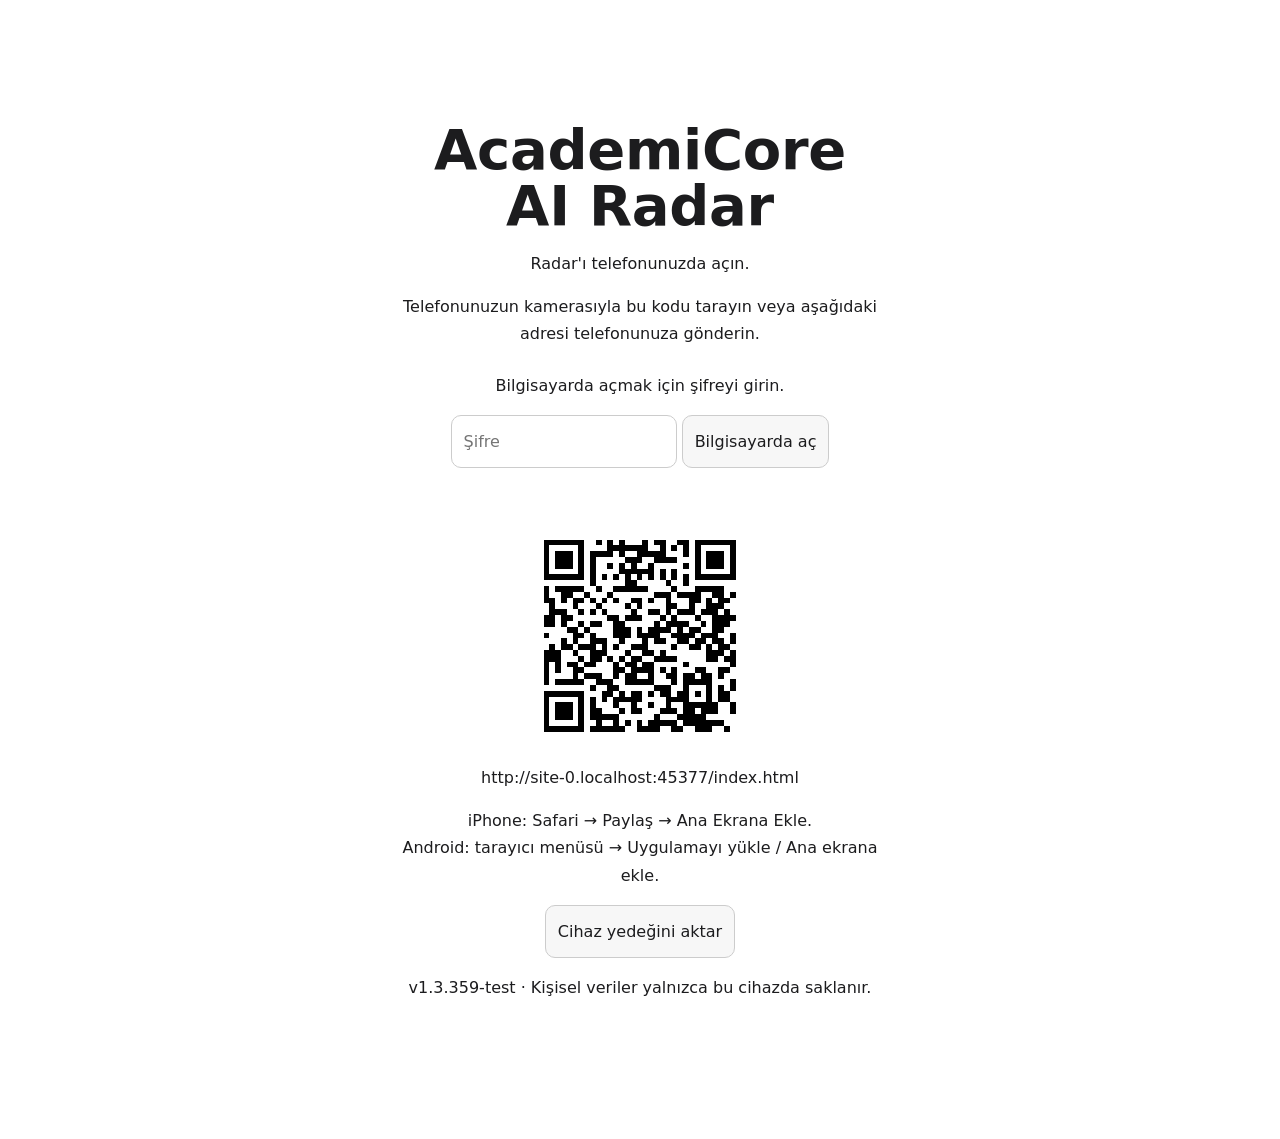
<file: index.html>
<!doctype html><html><head><style>html.app-booting body{visibility:hidden!important}</style><script>document.documentElement.classList.add('app-booting');if('serviceWorker' in navigator&&/^https?:$/.test(location.protocol))navigator.serviceWorker.register('./sw.js',{updateViaCache:'none'}).catch(()=>{});window.edumindBootFallback=setTimeout(()=>document.documentElement.classList.remove('app-booting'),8000);</script><title>AcademiCore AI Radar</title><link rel="manifest" href="./manifest.webmanifest"><link rel="apple-touch-icon" sizes="180x180" href="./icons/apple-touch-icon-180.png"><link rel="icon" type="image/png" sizes="192x192" href="./icons/icon-192.png"><meta name="apple-mobile-web-app-capable" content="yes"><meta name="apple-mobile-web-app-status-bar-style" content="default"><script src="./sources.js"></script><link rel="stylesheet" href="./tokens.css"><link rel="stylesheet" href="./release.css"><meta name="edumind-version" content="1.3.359-test"><meta name="theme-color" content="#000000"><meta charset=utf8><meta name=viewport content="width=device-width,initial-scale=1,minimum-scale=1,maximum-scale=1,user-scalable=no,viewport-fit=cover"><link rel="stylesheet" href="./app-ortak.css"><link rel="stylesheet" href="./app-tanitim.css"><link rel="stylesheet" href="./app-radar.css"><link rel="stylesheet" href="./app-kaynaklar.css"><link rel="stylesheet" href="./app-kart.css"><link rel="stylesheet" href="./app-listem.css"><link rel="stylesheet" href="./app-kesfet.css">

</head><body>
<title>AcademiCore AI Radar</title>
<meta name="claude:viewport-fit-sides" content="cover">
<link rel="preconnect" href="https://fonts.googleapis.com">
<link rel="preconnect" href="https://fonts.gstatic.com" crossorigin>
<link rel="stylesheet" href="https://fonts.googleapis.com/css2?family=Bricolage+Grotesque:opsz,wght@12..96,500;12..96,700;12..96,800&family=IBM+Plex+Sans:wght@400;500;600&family=IBM+Plex+Mono:wght@400;500&family=Source+Sans+3:ital,wght@0,400..700;1,400..600&display=swap" media="print" onload="this.media='all'">

<header class="appbar" id="appbar">
  <div class="appbar-in">
    <div class="appbrand">
      <div><b>AcademiCore <em>AI</em> Radar</b></div>
    </div>
    <div class="appbar-r"><nav class="topnav" aria-label="Bölümler" id="topnav"></nav><button class="introbtn thbtn" id="darkBtn" type="button" aria-label="Aydınlık / karanlık" data-tip="Aydınlık / karanlık"><svg viewBox="0 0 24 24" fill="none" stroke="currentColor" stroke-width="1.8" stroke-linecap="round" stroke-linejoin="round" aria-hidden="true"><circle cx="12" cy="12" r="4.5"/><path d="M12 2v2M12 20v2M4.9 4.9l1.4 1.4M17.7 17.7l1.4 1.4M2 12h2M20 12h2M4.9 19.1l1.4-1.4M17.7 6.3l1.4-1.4"/></svg><span class="thlbl" id="darkLbl">Aydınlık</span></button><button class="introbtn thbtn" id="themeBtn" type="button" aria-label="Görünümü değiştir" data-tip="Görünüm: Akademik / Klasik"><svg viewBox="0 0 24 24" fill="none" stroke="currentColor" stroke-width="1.8" stroke-linecap="round" stroke-linejoin="round" aria-hidden="true"><circle cx="12" cy="12" r="9"/><path d="M12 3a9 9 0 0 0 0 18z" fill="currentColor" stroke="none"/></svg><span class="thlbl">Akademik</span></button><button class="introbtn" id="introBtn" type="button" aria-label="Tanıtımı aç"><svg viewBox="0 0 24 24" fill="none" stroke="currentColor" stroke-width="1.8" stroke-linecap="round"><circle cx="12" cy="12" r="9"/><path d="M12 11v6"/><circle cx="12" cy="7.6" r="1.1" fill="currentColor" stroke="none"/></svg><span>Tanıtım</span></button></div>
  </div>
</header>

<main class="wrap">
  <section class="view intro" data-view="intro" aria-labelledby="introTitle" hidden>
    <div class="intro-card about-page">
      <header class="about-header"><button class="iconbtn" id="introClose" type="button" aria-label="Radar'a dön"></button><span>Nasıl çalışır?</span></header>
      <div class="about-content">
        <span class="about-kicker">Eğitimde Yapay Zekâ</span>
        <h1 id="introTitle">Keşfet, takip et, her gün kontrol et.</h1>
        <p class="about-lead">Eğitimde yapay zekâyı izlemek için kurumlar, araştırmacılar, yayınlar ve platformlar tek bir radarda. Radar, takip ettiğin kaynaklardan hangisine bakma zamanı geldiğini her gün sana gösterir.</p>
        <ol class="about-steps">
          <li><b>İlgi alanını seç</b><span>Keşfet'te platformlarını ve ilgi alanını seç, eşleşen kaynakları listene ekle.</span></li>
          <li><b>Kanalını belirle</b><span>Kaynak kartında onu hangi platformdan takip edeceğini seç; birden fazlası olabilir.</span></li>
          <li><b>Radar her gün tarar</b><span>Günün ilk açılışında radar Listem'i tarar; bakma zamanı gelen kaynaklar amber renge döner.</span></li>
          <li><b>Listem'den takip et</b><span>Listem'in üstündeki “Bugün bakılacaklar”dan bağlantıyı aç; uygulamaya döndüğünde ziyaret kaydedilir.</span></li>
        </ol>
        <section class="about-guide" aria-label="Radarı okuma">
          <h2>Radarı okuma</h2>
          <p><b>Noktalar</b> kaynaklardır; renkler kategoriyi, halkalar içten dışa <b>Günlük, Haftalık ve Dönemsel</b> takip sıklığını gösterir. Noktaya dokununca kaynak kartı açılır.</p>
          <p><b>Amber nokta</b> bakma zamanı gelen, <b>mavi halkalı nokta</b> radara yeni katılan kaynaktır. <b>Bordo yer imi</b> Listem'de olduğunu gösterir.</p>
          <p><b>Filtreler:</b> alttaki şeritlerden tür, liste, konu veya takip sıklığı seç. Üstteki kart kaç kaynağın uyduğunu gösterir; “Kaynaklar'da gör” ile listeye geç.</p>
          <p><b>Tarama:</b> günde bir kez kendiliğinden yapılır; üstteki kartta “Tara” ile yeniden başlatabilirsin. Yer imi düğmesi Listem'dekileri radardan gizler.</p>
        </section>
        <p class="about-privacy">Hesap gerekmez. Listeniz ve tercihleriniz bu cihazda saklanır. JSON yedeğiyle başka bir cihaza taşıyabilirsiniz.</p>
        <button class="btn primary" id="introStart" type="button">Radar'a geç</button>
        <footer class="about-credits"><p>Hazırlayan: <strong>Erol ÜZAN</strong></p><p>Tasarım: Claude ve ChatGPT ile birlikte tasarlandı.</p><p>Simgeler: Font Awesome (CC BY 4.0), Academicons (SIL OFL).</p></footer>
      </div>
    </div>
  </section>

  <section class="view" data-view="radar" aria-label="Radar">
    <div class="pagehead">
      <div class="brand">
        <h1>Eğitimde yapay zekâ kaynaklarını keşfedin</h1>
        <p class="lede">Bir noktanın üzerine gelin, adı görünsün; tıklayın, kartı açılsın.</p>
      </div>
      <div class="byline"><p class="creator">Hazırlayan: <strong>Erol ÜZAN</strong></p><p class="creation-note">Bu çalışma, Anthropic'in yapay zekâ asistanı <b>Claude</b> ve OpenAI'ın yapay zekâ asistanı <b>ChatGPT</b> ile birlikte tasarlandı.</p></div>
    </div>
    <div class="stats" aria-label="Özet">
      <div class="stat"><b id="sTotal">71</b> kaynak</div>
      <div class="stat" hidden><b id="sCore">12</b> çekirdek</div>
      <div class="stat" hidden><b id="sDaily">11</b> günlük</div>
      <div class="stat" hidden><b id="sLinks">0</b> doğrulanmış bağlantı</div>
      <div class="stat"><b id="sBasket">0</b> listemde</div>
      <div class="stat mine"><b id="sMine">0</b> takip ettiğim</div>
    </div>

    <div class="prog" id="progStrip" hidden></div>
    <div class="newstrip" id="newStrip" hidden></div>

    <div class="scope">
      <div class="radar-wrap"><div class="radar-box" id="radarBox">
        <div class="radar-tools" id="radarTools"></div>
        <div class="radar-scroll" tabindex="0" role="region" aria-label="Radar grafiği, dar ekranda yatay kaydırılabilir"><svg id="radar" viewBox="-180 -30 900 644" role="group" aria-label="Kaynak radarı: halkalar takip sıklığını, dilimler kaynak türünü gösterir"></svg></div>
        <div class="tip" id="tip" role="tooltip" hidden></div>
      </div></div>
      <div class="rbelow">
      <div class="fbox">
        <div class="fbhead"><h2 class="sec2">Filtreler</h2><button class="btn sm" type="button" id="rClear">Temizle</button></div>
        <p class="sec-sub">Birden fazla seçim yapabilirsiniz.</p>
        <div class="fsel">
          <div class="fd" data-g="type"></div><div class="fd" data-g="geo"></div><div class="fd" data-g="rh"></div><div class="fd" data-g="lens"></div><div class="fd" data-g="pf"></div><div class="fd" data-g="coll"></div>
        </div>
        <div class="fchips" id="rChips"></div>
      </div>
      <aside class="guide" id="guide">
        <span class="eyebrow">Radar nasıl okunur?</span>
        <svg class="rfan" viewBox="0 24 200 100" role="img" aria-label="Halka anahtarı: iç halka günlük, orta halka haftalık, dış halka ara sıra">
          <path class="kb k1" d="M65,101.3 L80,83.4 A37.33,37.33 0 0 0 32,83.4 L47,101.3 A14,14 0 0 1 65,101.3 Z"/>
          <path class="kb k2" d="M80,83.4 L95,65.5 A60.67,60.67 0 0 0 17,65.5 L32,83.4 A37.33,37.33 0 0 1 80,83.4 Z"/>
          <path class="kb k3" d="M95,65.5 L110,47.7 A84,84 0 0 0 2,47.7 L17,65.5 A60.67,60.67 0 0 1 95,65.5 Z"/>
          <path class="kh" d="M65,101.3 A14,14 0 0 0 47,101.3"/>
          <path class="kl" d="M72.5,92.3 L112,101 L122,101"/><circle class="kc" cx="72.5" cy="92.3" r="2.4"/>
          <path class="kl" d="M87.5,74.5 L112,72 L122,72"/><circle class="kc" cx="87.5" cy="74.5" r="2.4"/>
          <path class="kl" d="M102.5,56.6 L112,44 L122,44"/><circle class="kc" cx="102.5" cy="56.6" r="2.4"/>
          <text class="kt" x="128" y="105">Günlük</text>
          <text class="kt" x="128" y="76">Haftalık</text>
          <text class="kt" x="128" y="48">Dönemsel</text>
        </svg>
        <p class="hint">Radarın bir dilimi. Merkeze yakın olan daha sık izlenir: iç halka her gün, orta halka haftada bir, dış halka gerektikçe.</p>
        <div class="legend">
          <span><i class="lg-dot" style="background:var(--ink)"></i>İşaret boyutu sabittir; öncelik kaynak kartında gösterilir</span>
          <span><i class="lg-s s3 core"></i>Çekirdek kaynaklar bordo işaretli</span>
          <span><i class="lg-s s3 fol"></i>Takip ettikleriniz yeşil çerçeveli</span>
          <span><i class="lg-dot" style="background:var(--line-soft);border:1px solid var(--line)"></i>Eşleşmeyenler gizlenir; boş kalan dilim soluklaşır</span>
        </div>
        <p class="hint">Bir dilime dokunarak kaynak türünü seçin. Okunabilir kaynak adları radarın altındaki listede görünür. Noktanın üzerine gelin, kaynağın adı ve hesapları görünsün.</p>
      </aside>
    </div>
  <section id="sources" class="source-section" aria-label="Kaynaklar">
    <div class="source-heading"><h2 class="sec">Kaynaklar</h2></div>
    <div class="controls source-controls">
      <div class="row nowrap source-search">
        <label class="search" for="q">
          <svg width="16" height="16" viewBox="0 0 24 24" fill="none" stroke="currentColor" stroke-width="2" aria-hidden="true"><circle cx="11" cy="11" r="7"/><path d="m20 20-3.5-3.5"/></svg>
          <input id="q" type="search" placeholder="Kaynaklarda ara" aria-label="Kaynaklarda ara" autocomplete="off">
        </label>
      </div>
      <div class="row scroller source-views" role="group" aria-label="Kaynak görünümü"><button class="chip red" id="fCore" aria-pressed="false" hidden>Çekirdek 12</button><button class="chip" id="fAll" aria-pressed="true">Tümü</button><button class="chip" id="fNew" aria-pressed="false">Yeni eklenenler</button><button class="chip red" id="fBasket" aria-pressed="false">Kaydettiklerim</button><button class="chip green" id="fMine" aria-pressed="false">Takip ettiklerim</button></div>
      <div hidden id="fWrap"><span id="fSum"></span><div id="fSel"></div><div id="fChips"></div></div>
      <div class="row source-actions">
        <button class="btn" id="addVisible" type="button" aria-pressed="false">Kaynak seç</button>
        <button class="btn" id="saveSelected" type="button" hidden disabled>Seçilenleri kaydet</button>
        <span class="result-count" id="count"></span>
        <div class="source-sort"><span id="sourceSortLabel">Sırala</span><div class="source-sort-control" id="sourceSortControl"><button class="fdbtn" type="button" id="sourceSortButton" aria-haspopup="menu" aria-expanded="false" aria-controls="sourceSortMenu" aria-labelledby="sourceSortLabel sourceSortValue"><span class="fdsum" id="sourceSortValue">Türe göre</span><svg class="fdcar" viewBox="0 0 24 24" fill="none" stroke="currentColor" stroke-width="2.2" aria-hidden="true"><path d="m6 9 6 6 6-6"/></svg></button><div class="fdmenu" id="sourceSortMenu" role="menu" aria-labelledby="sourceSortLabel" hidden></div><select id="sourceSort" hidden aria-hidden="true" tabindex="-1"><option value="type">Türe göre</option><option value="new">En yeniler</option><option value="name">Ada göre (A–Z)</option><option value="rhythm">Takip sıklığına göre</option></select></div></div>
        <details class="source-export" id="sourceExport"><summary class="btn">Paylaş / dışa aktar</summary><div class="source-export-menu"><button class="btn sm" id="fShare" type="button">Bağlantıyı kopyala</button><button class="btn sm" id="fCsvV" type="button">Eşleşen kaynakları CSV indir</button></div></details>
        <button class="btn sm" id="fClear" type="button" hidden>Filtreleri temizle</button>
      </div><p class="source-view-note" id="sourceViewNote" hidden>Son 30 günde radara eklenen kaynaklar. Yeni yayımlanan içerikleri göstermez.</p>
    </div>
    <div class="groups" id="groups"></div>
    <div class="source-pagination"><span id="sourceProgress" aria-live="polite"></span><button class="btn" id="moreSources" type="button" hidden>Daha fazla göster</button></div>
  </section>
  </section>

  <section class="view" data-view="follow" id="sepet" aria-label="Listem" hidden>
    <div class="my-list-title-row"><button type="button" id="myListClose" class="my-list-tool my-list-close" aria-label="Listemi kapat ve radara dön"><svg viewBox="0 0 24 24" fill="none" stroke="currentColor" stroke-width="1.8" stroke-linecap="round" aria-hidden="true"><path d="m6 6 12 12M18 6 6 18"/></svg></button><h2 class="sec"><span class="my-list-page-name">Listem</span> <span id="myListCount" aria-live="polite"></span></h2><div class="my-list-tools"><button type="button" id="myListPrefs" class="my-list-tool" aria-label="Platformlarım" title="Platformlarım"><svg viewBox="0 0 24 24" fill="none" stroke="currentColor" stroke-width="1.8" stroke-linecap="round"><path d="M4 7h7m4 0h5M4 17h3m4 0h9"/><circle cx="13" cy="7" r="2"/><circle cx="9" cy="17" r="2"/></svg></button><details class="my-list-menu" id="myListMenu"><summary class="my-list-tool" aria-label="Liste ve uygulama" title="Liste ve uygulama"><svg viewBox="0 0 24 24" fill="currentColor" aria-hidden="true"><circle cx="5" cy="12" r="1.5"/><circle cx="12" cy="12" r="1.5"/><circle cx="19" cy="12" r="1.5"/></svg></summary><div class="my-list-menu-panel"><button type="button" id="bCsv">CSV olarak indir</button><button type="button" id="bOpmlAll">Akışları indir (OPML)</button><button type="button" id="bClear">Listeyi boşalt</button></div></details></div></div>
    <div class="my-list-search-sort"><label><svg viewBox="0 0 24 24" fill="none" stroke="currentColor" stroke-width="1.8" aria-hidden="true"><circle cx="10.5" cy="10.5" r="6.5"/><path d="m16 16 5 5"/></svg><input type="search" id="myListSearch" placeholder="Listemde ara" aria-label="Listemde ara" autocomplete="off"></label><select id="myListSort" aria-label="Listemi sırala"><option value="added">Son eklenenler</option><option value="name">Ada göre (A–Z)</option><option value="rhythm">Takip sıklığına göre</option></select></div>
    <div id="myListPlatforms" class="my-list-platforms" role="group" aria-label="Platforma göre listele"></div>
    <p class="my-list-result" id="myListResult" aria-live="polite"></p>
    <div class="basket" id="basket"></div>
    <details class="my-list-discover"><summary>Hazır listeler</summary><p>Hazır listeleri inceleyin veya içlerindeki kaynakları tek dokunuşla listenize ekleyin. Kayıtlı kaynaklar tekrar eklenmez.</p><div class="colls" id="colls"></div></details>
    <details class="mypf" hidden><summary><b>Platformlarım</b><span class="pfsum" id="pfSum"></span></summary><div id="basketPref"></div></details>
  </section>

  <section class="view" data-view="discover" id="discover" aria-label="Keşfet" hidden>
    <div class="discover-toolbar"><button type="button" class="discover-back" aria-label="Önceki sayfaya dön"><svg viewBox="0 0 24 24" fill="none" stroke="currentColor" stroke-width="1.8" stroke-linecap="round" stroke-linejoin="round" aria-hidden="true"><path d="M19 12H5m7-7-7 7 7 7"/></svg></button><span class="discover-page-name" aria-hidden="true">Keşfet</span></div>
    <header class="discover-page-heading"><h1>Keşfet</h1><p>Size uygun bir başlangıç listesi oluşturun ya da hazır listelerden seçin.</p></header>
    <div class="discovery-sections"></div>
  </section>

  <section class="view" data-view="rhythm" aria-label="Okuma ritmi" hidden>
    <h2 class="sec">Okuma ritmi</h2>
    <p class="sec-sub">Bu kaynakların hepsini her gün izlemek gerekmez. Akışı "yeni araç çıktı" haberlerinden çok, yeni araştırma sorularına ve çerçevelere odaklı tutmak için önerilen düzen:</p>
    <div class="week" id="week"></div>
    <div class="rhythm" id="rhythm"></div>
  </section>

  <section class="view" data-view="admin" id="yonetim" aria-label="Yönetici paneli" hidden>
    <h2 class="sec">Yönetici paneli</h2>
    <p class="sec-sub">Bu bölümü yalnızca sayfanın sahibi ve editörleri görür. Eklediğiniz kaynaklar paylaşılan veritabanına kaydedilir ve sayfayı açan herkeste hemen görünür.</p>
    <div class="admin" id="admin"></div>
  </section>

</main>

<nav class="bottomnav" id="bottomnav" aria-label="Görünümler"></nav>

<div class="sheet-wrap" id="sheet" hidden>
  <div class="sheet-backdrop" id="sheetBackdrop"></div>
  <div class="sheet" role="dialog" aria-modal="true" aria-labelledby="sheetTitle" tabindex="-1" id="sheetPanel">
    <div class="sheet-top" id="sheetGrab"><button class="profile-back" id="profileBack" type="button" aria-label="Kartı kapat"><svg viewBox="0 0 24 24" fill="none" stroke="currentColor" stroke-width="1.8" stroke-linecap="round" stroke-linejoin="round" aria-hidden="true"><path d="M6 6l12 12M18 6 6 18"/></svg></button>
      <div class="sheet-nav"><button class="iconbtn" id="sheetPrev" type="button" aria-label="Önceki kaynak"><svg viewBox="0 0 24 24" fill="none" stroke="currentColor" stroke-width="1.8" stroke-linecap="round" stroke-linejoin="round" aria-hidden="true"><path d="m14 6-6 6 6 6"/></svg></button><span class="sheet-pos" id="sheetPos" aria-live="polite" aria-atomic="true"></span><button class="iconbtn" id="sheetNext" type="button" aria-label="Sonraki kaynak"><svg viewBox="0 0 24 24" fill="none" stroke="currentColor" stroke-width="1.8" stroke-linecap="round" stroke-linejoin="round" aria-hidden="true"><path d="m10 6 6 6-6 6"/></svg></button><button class="iconbtn" id="sheetClose" type="button" aria-label="Kartı kapat">✕</button></div></div>
    <div class="sheet-body detail" id="sheetBody"></div>
    <div class="sheet-foot" id="sheetFoot"></div>
  </div>
</div>
<div class="toast" id="toast" hidden></div>

<script src="./app.js"></script>

</body></html>
<script src="./qrcode.min.js"></script><script src="./device.js"></script>
<script src="./update.js"></script>

<script src="./badge.js"></script>

<script src="./phone-display.js"></script>
<script src="./suggestions-config.js"></script><script src="./suggestions.js"></script>

<link rel="stylesheet" href="./ios-experiment.css"><script src="./ios-experiment.js"></script>

<script src="./source-areas.js"></script><script src="./disciplines.js"></script>
<link rel="stylesheet" href="./academy-radar.css"><script src="./academy-radar.js"></script>

<link rel="stylesheet" href="./responsive-layout.css"><script src="./responsive-layout.js"></script>

<link rel="stylesheet" href="./discover.css"><link rel="stylesheet" href="./takip.css"><script src="./discover.js"></script><script src="./design.js"></script><script src="./takip.js"></script>

<script>requestAnimationFrame(()=>requestAnimationFrame(()=>{clearTimeout(window.edumindBootFallback);document.documentElement.classList.remove('app-booting')}));</script>
</file>
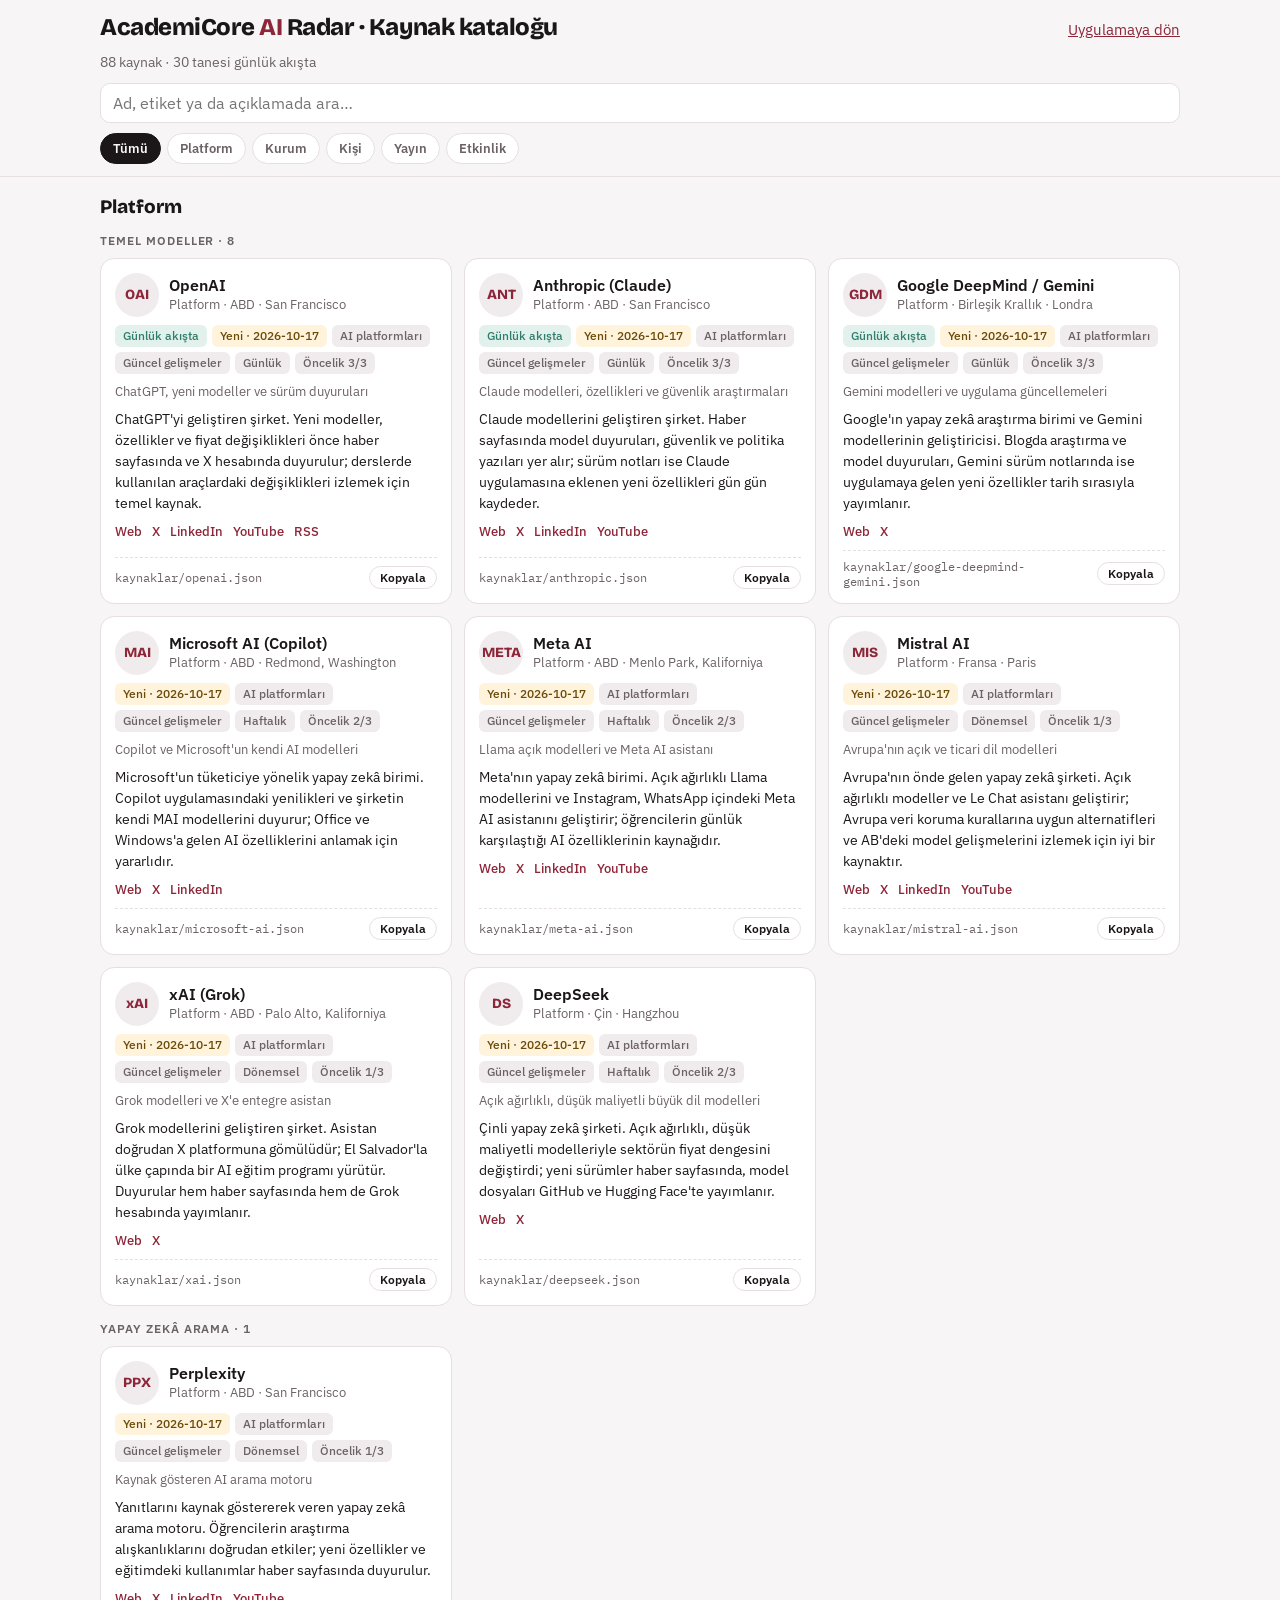
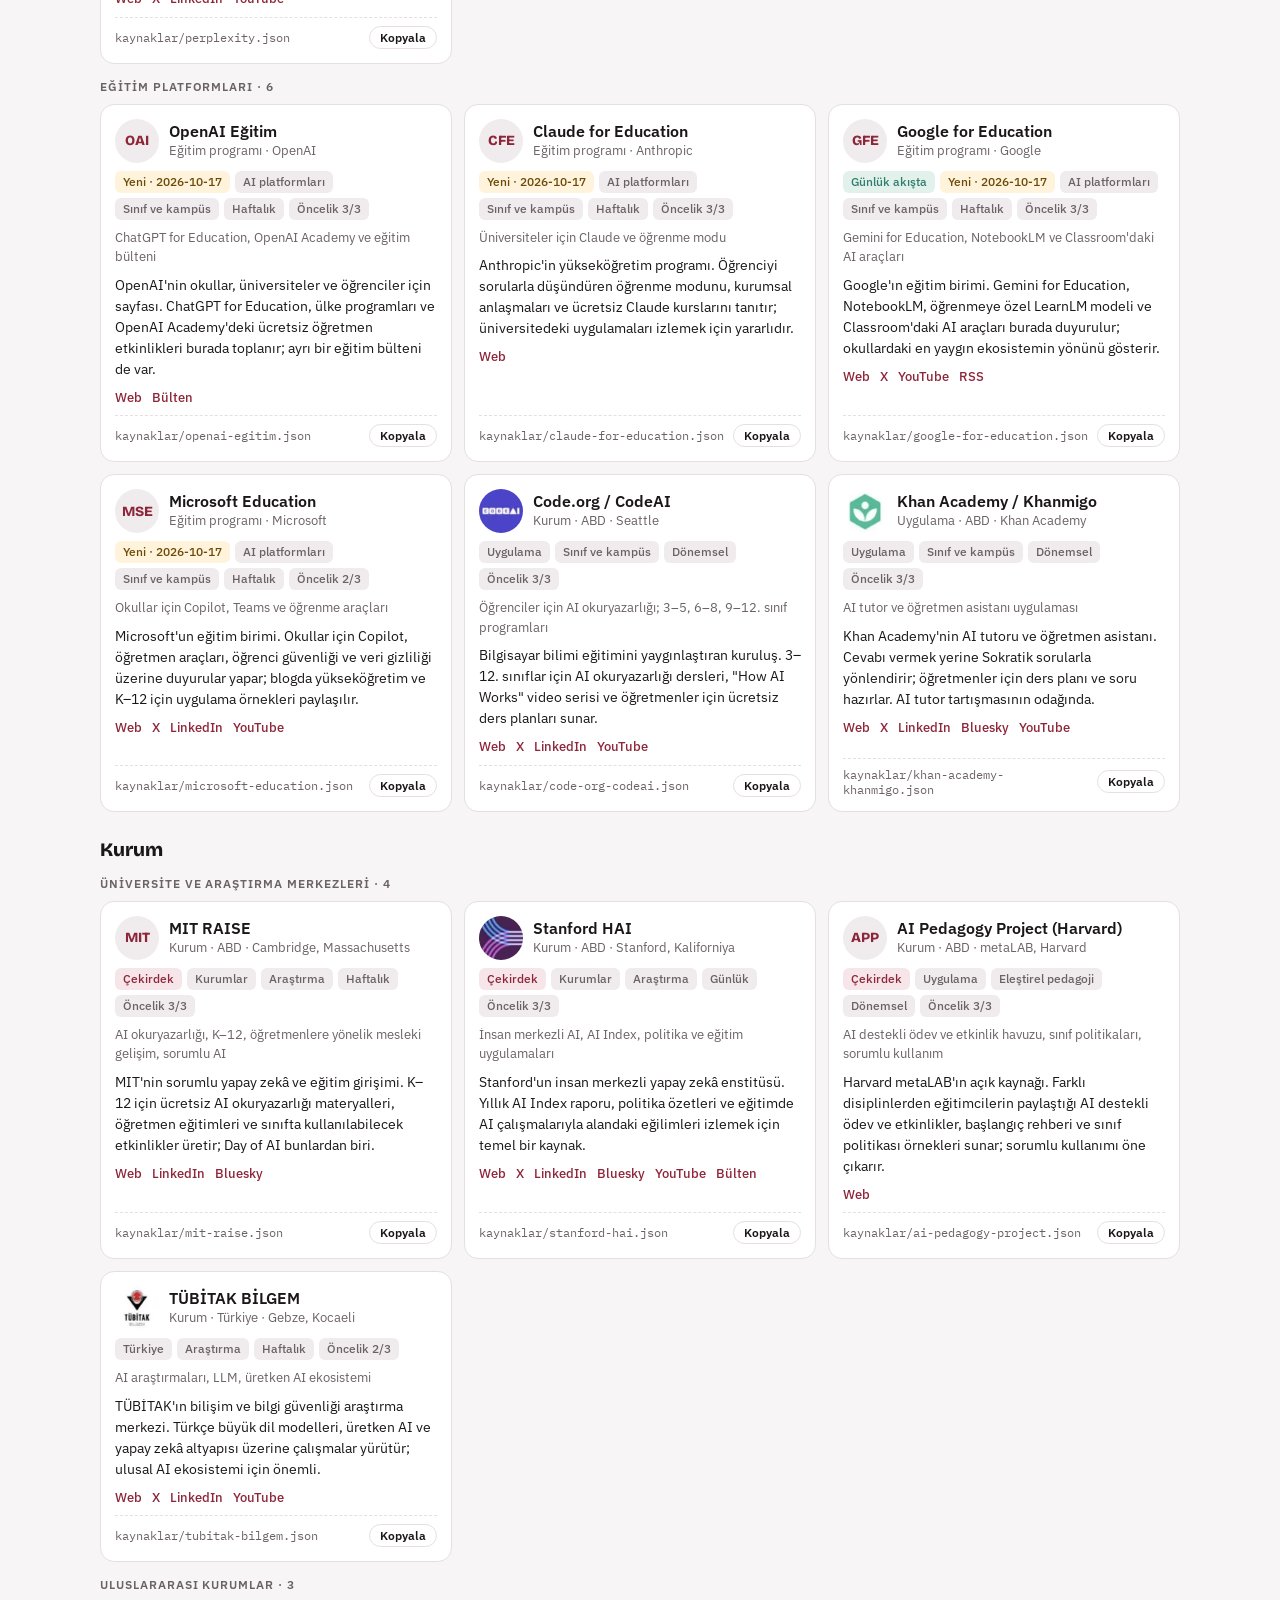
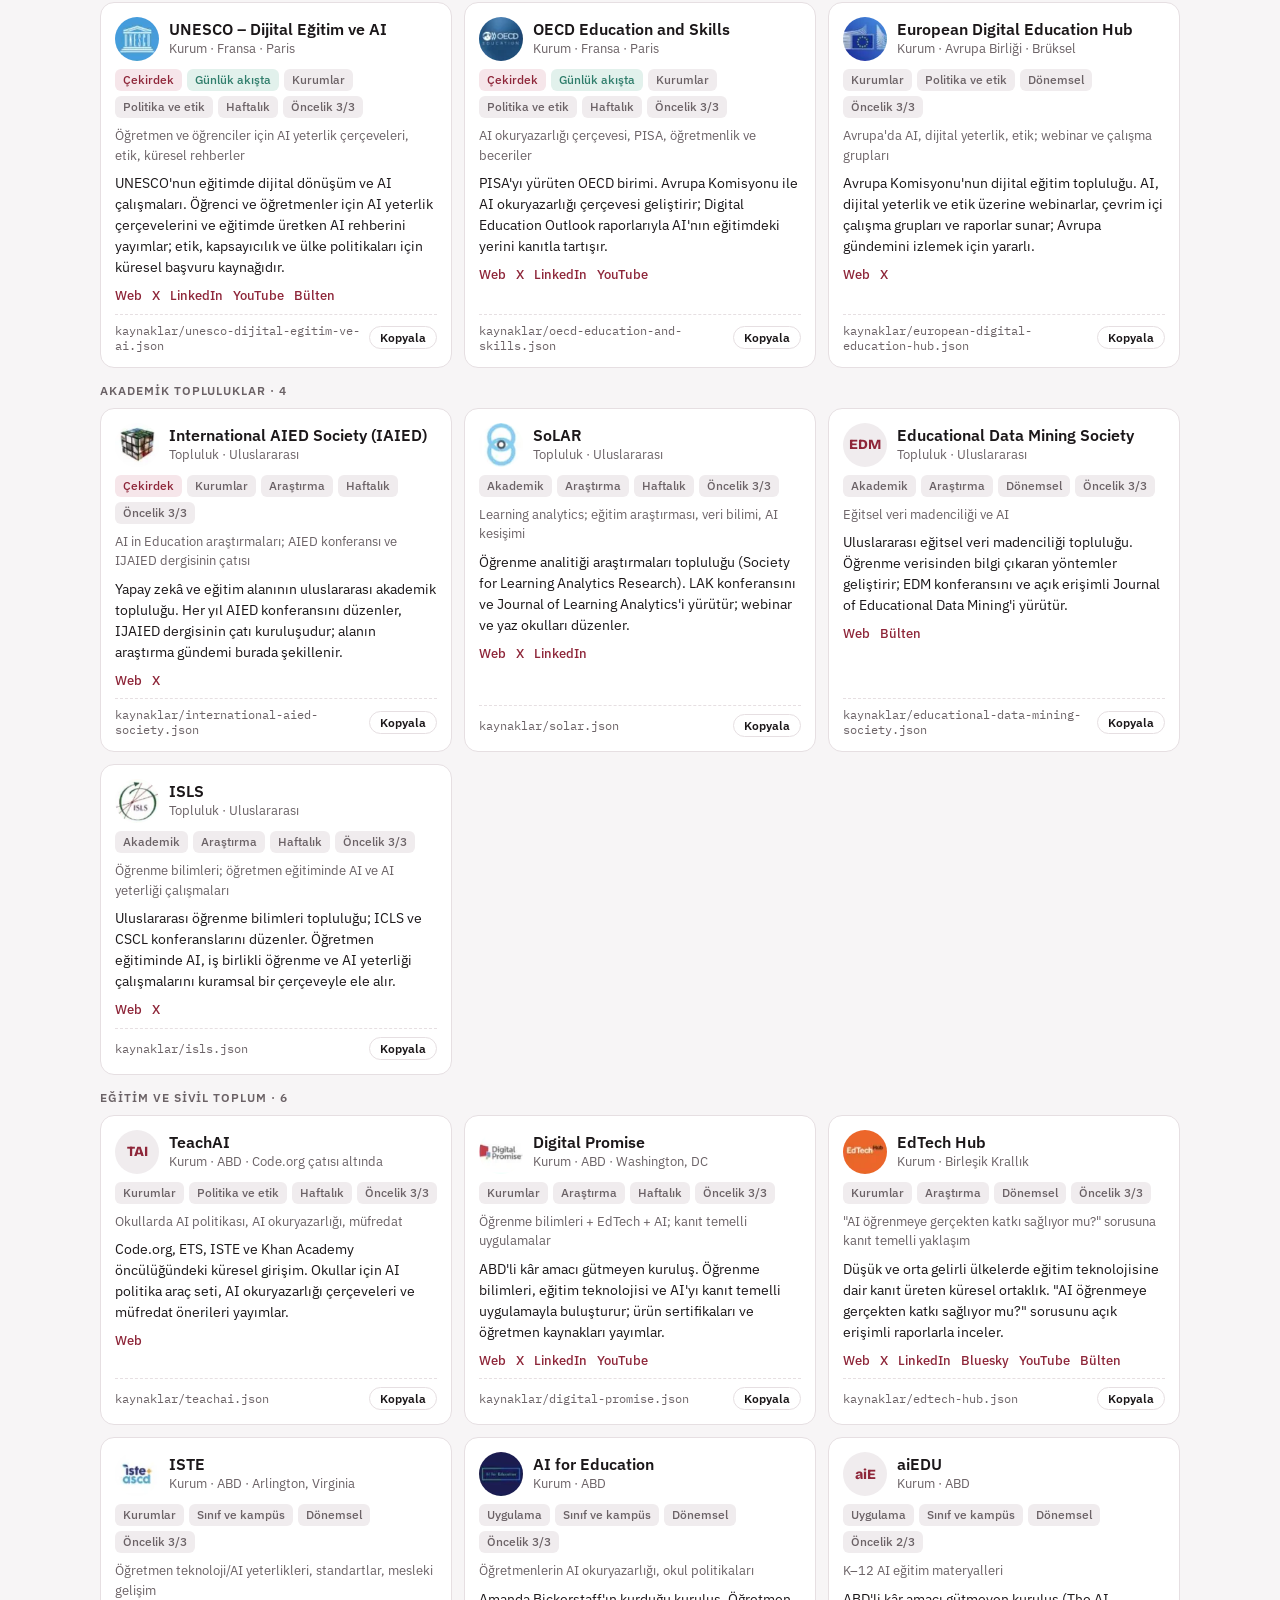
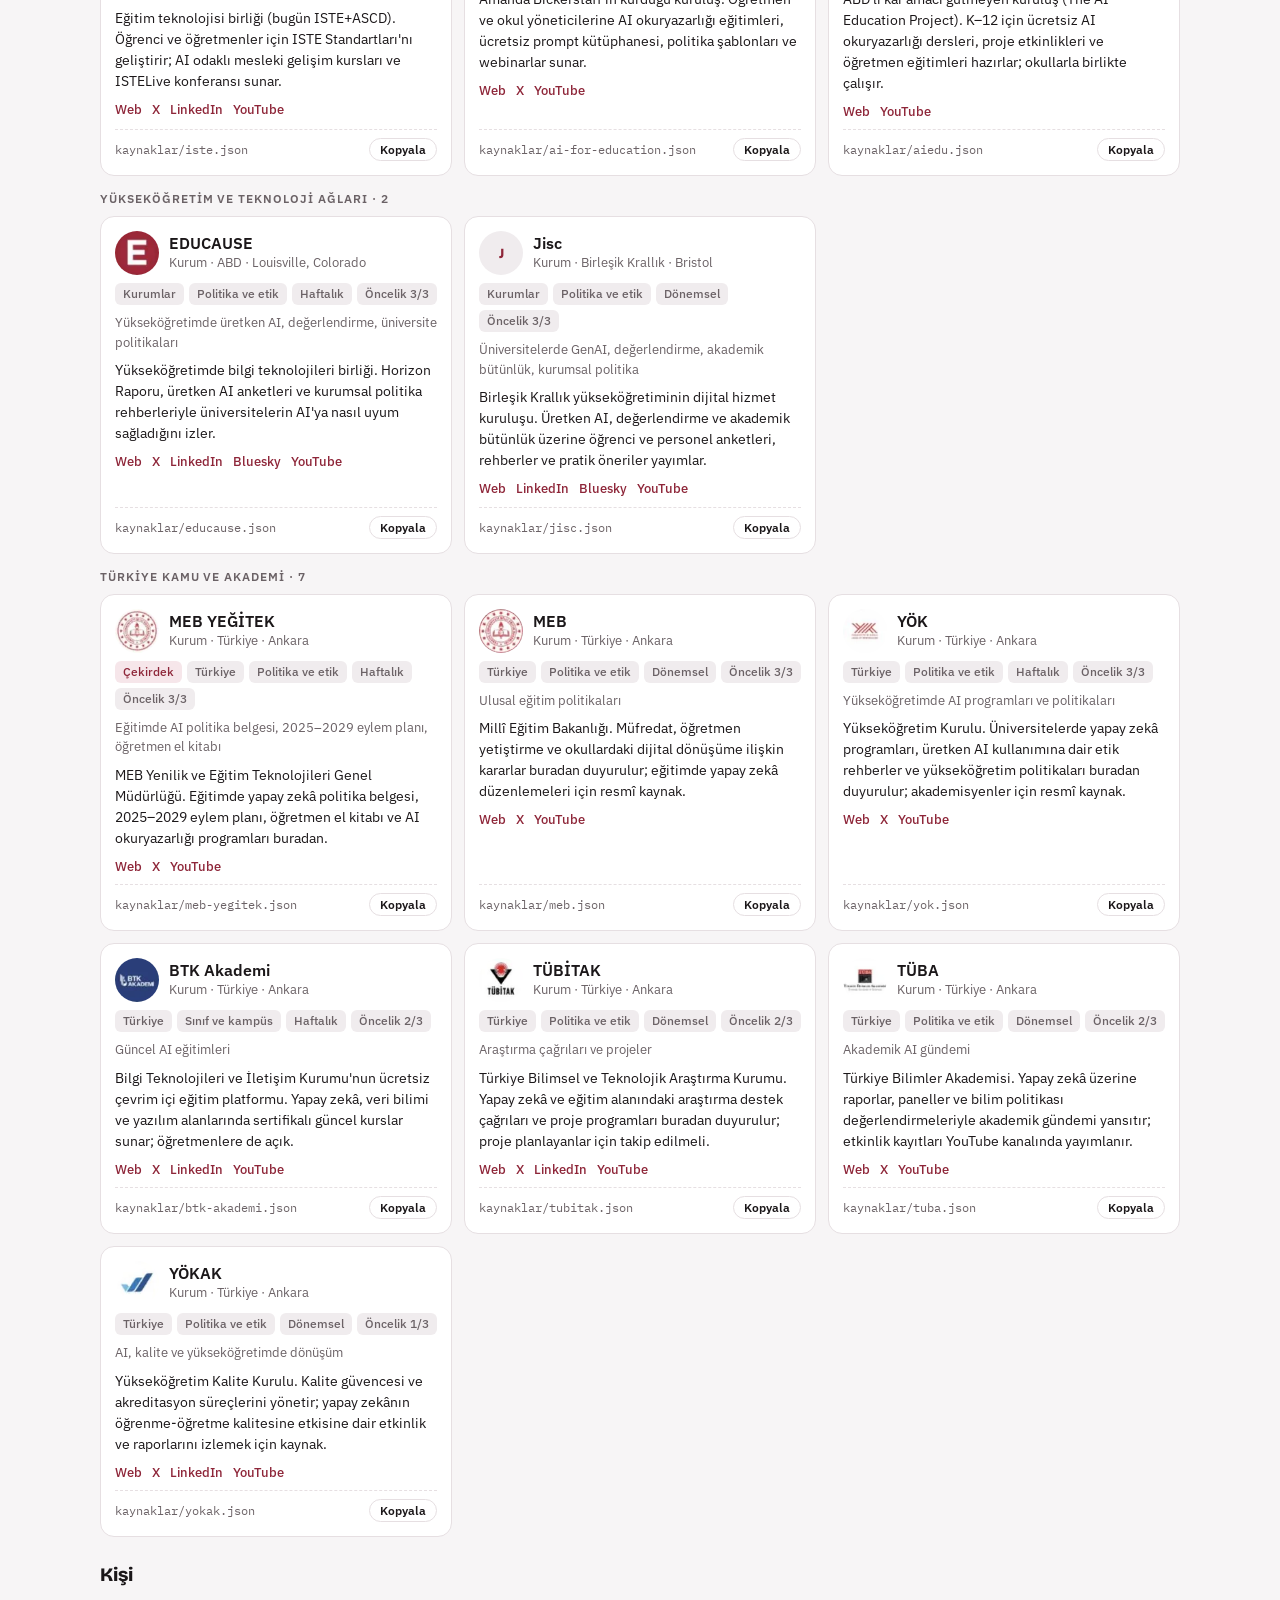
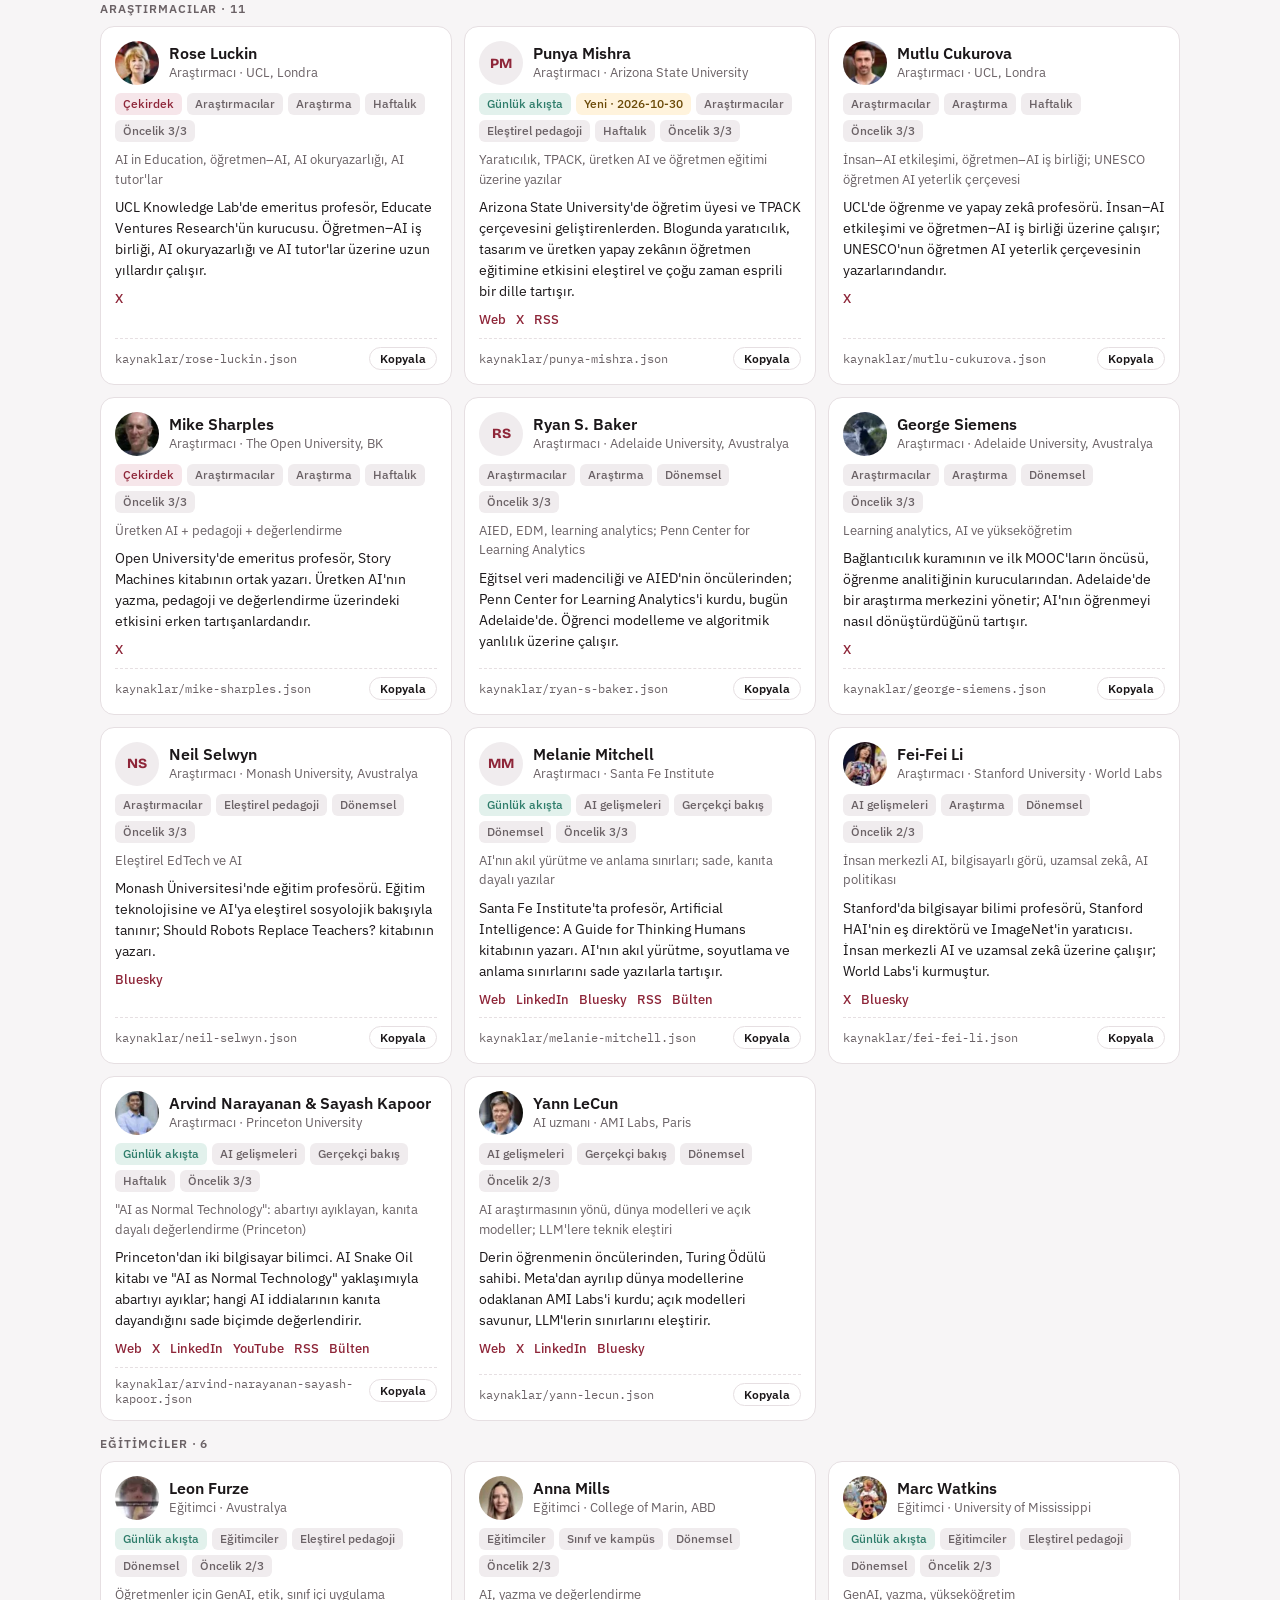
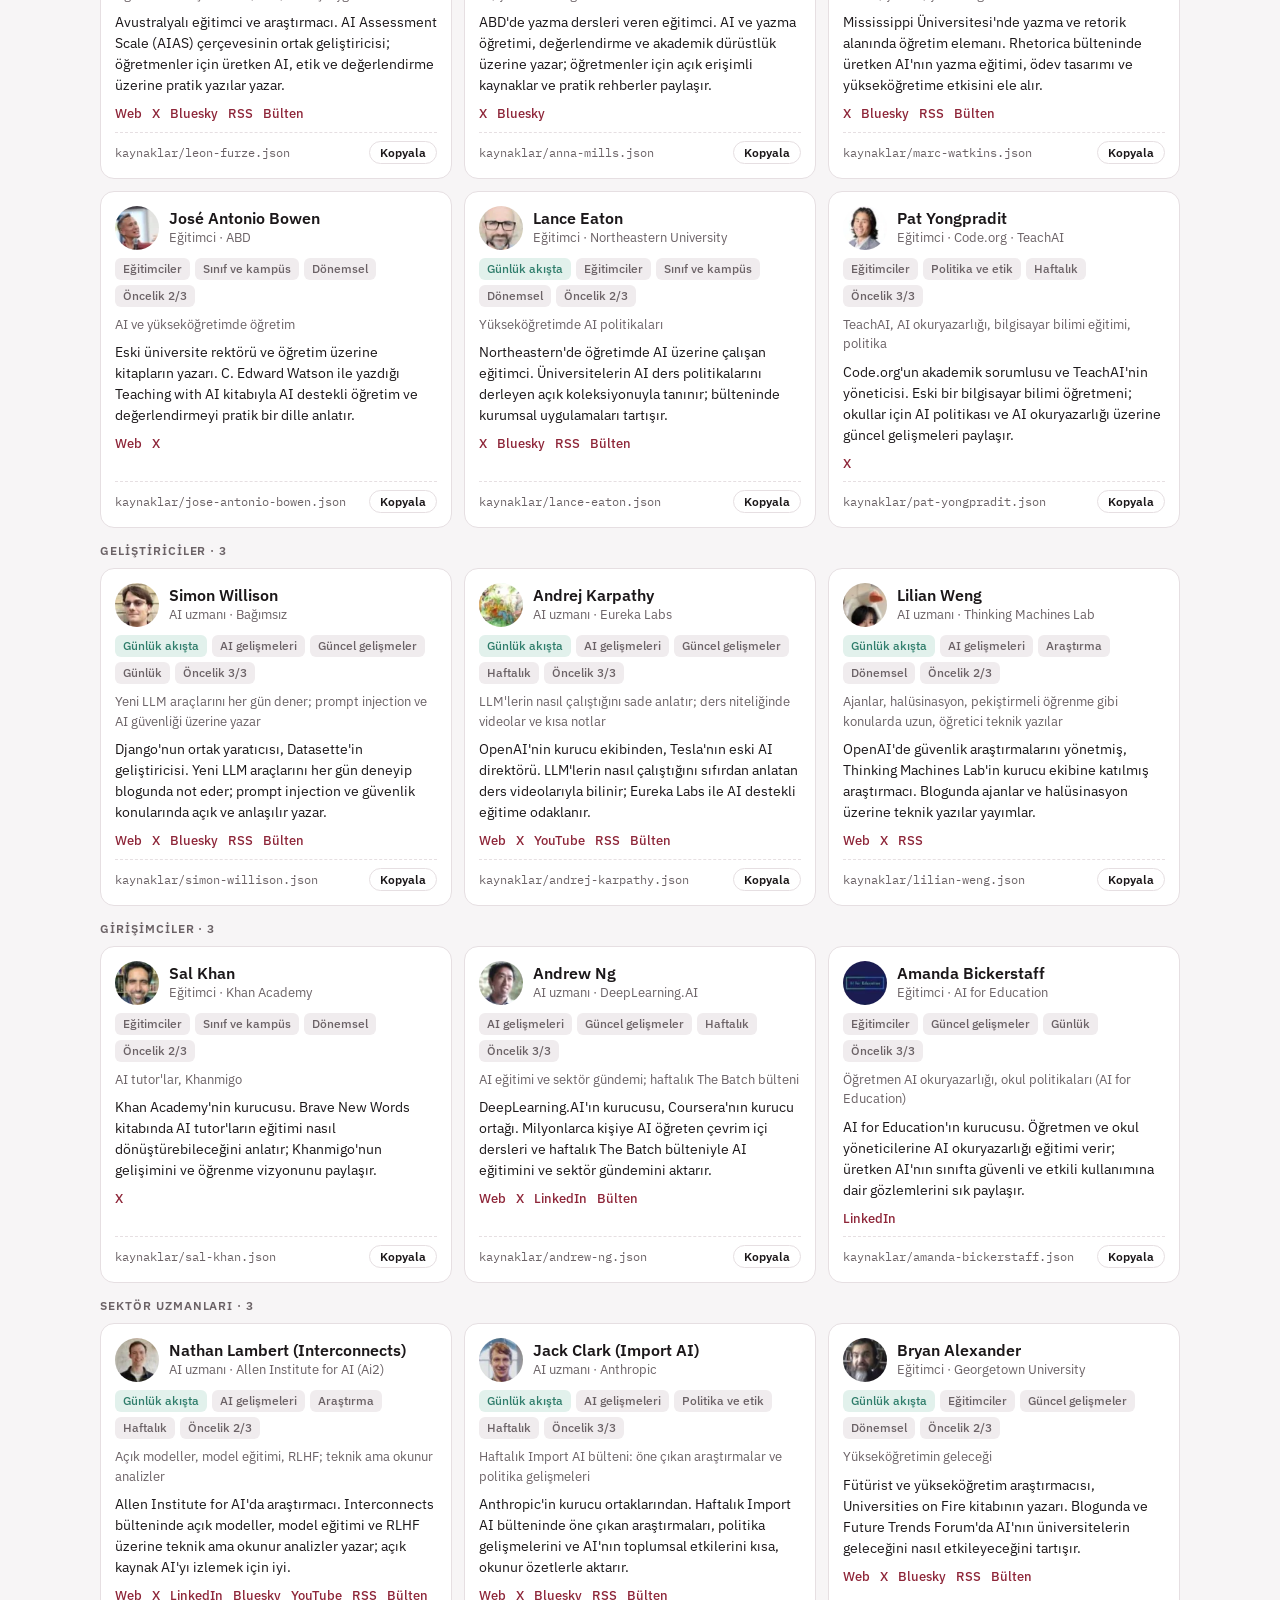
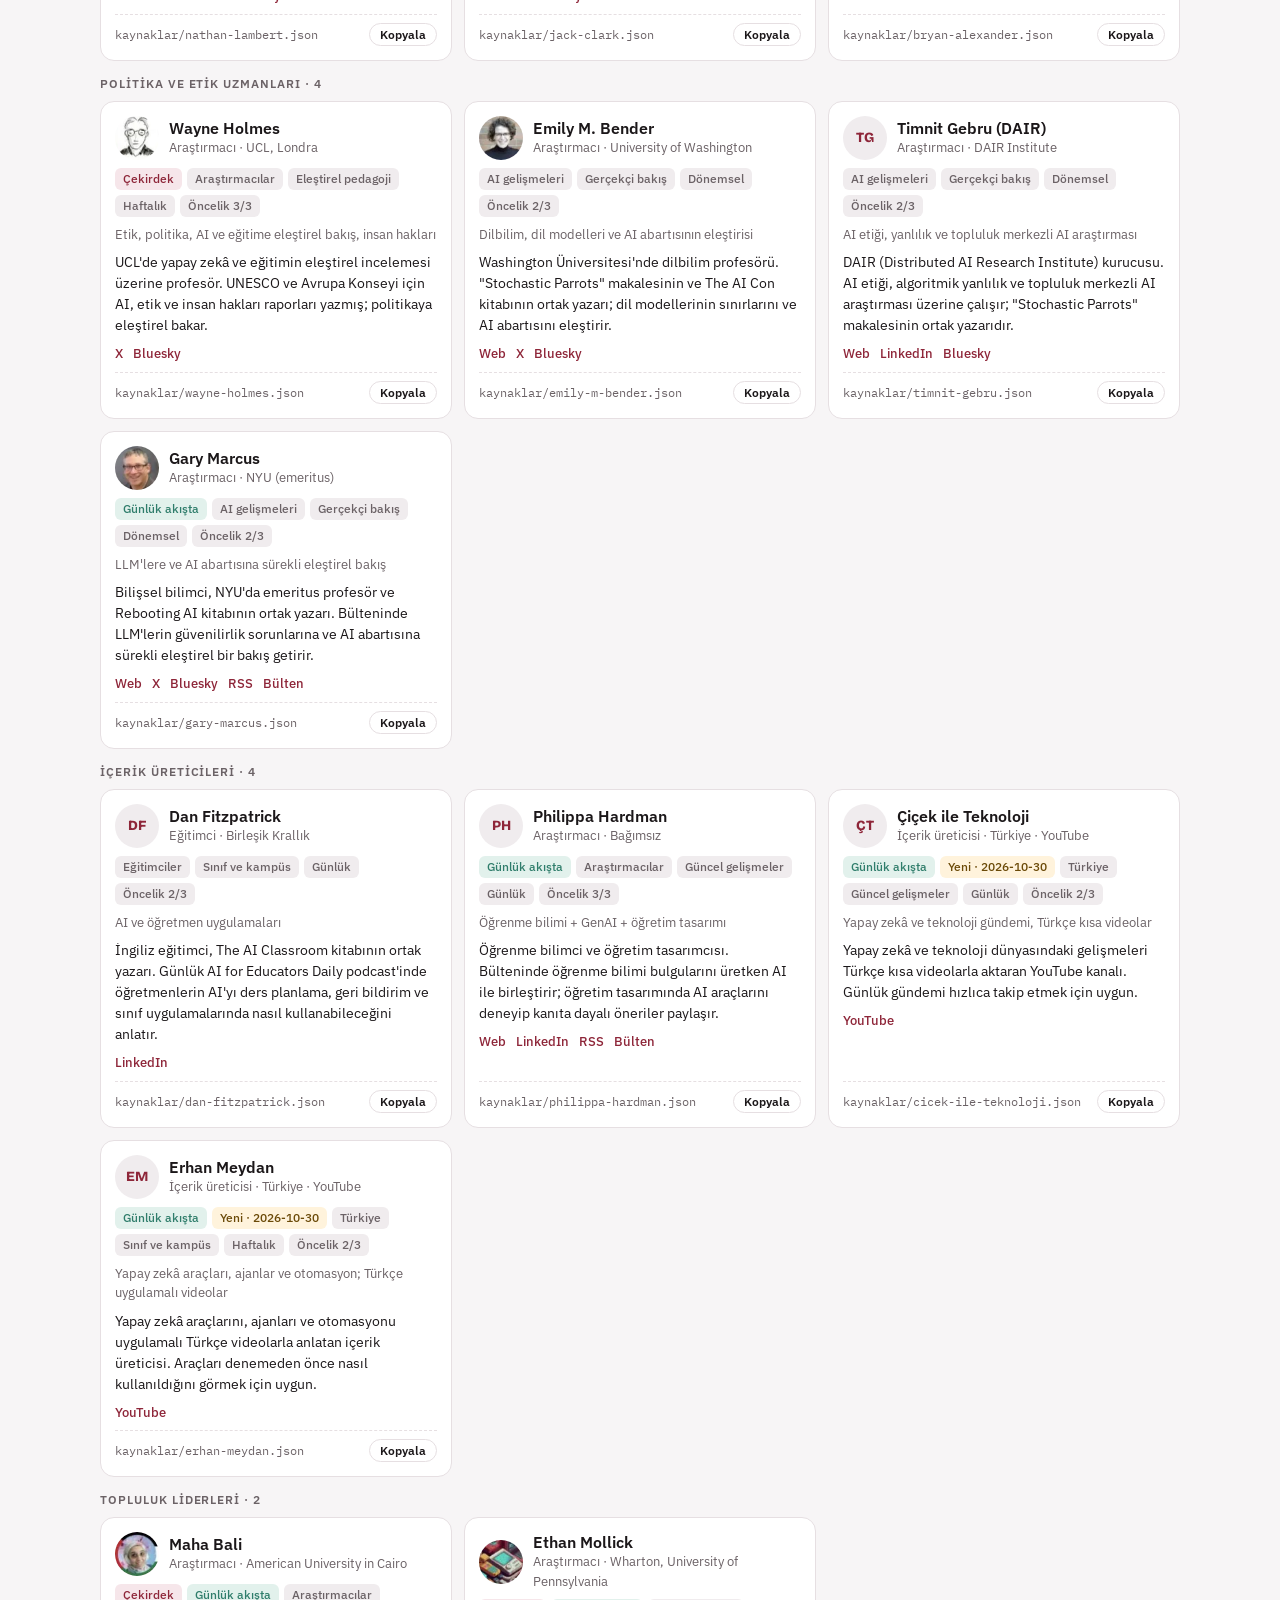
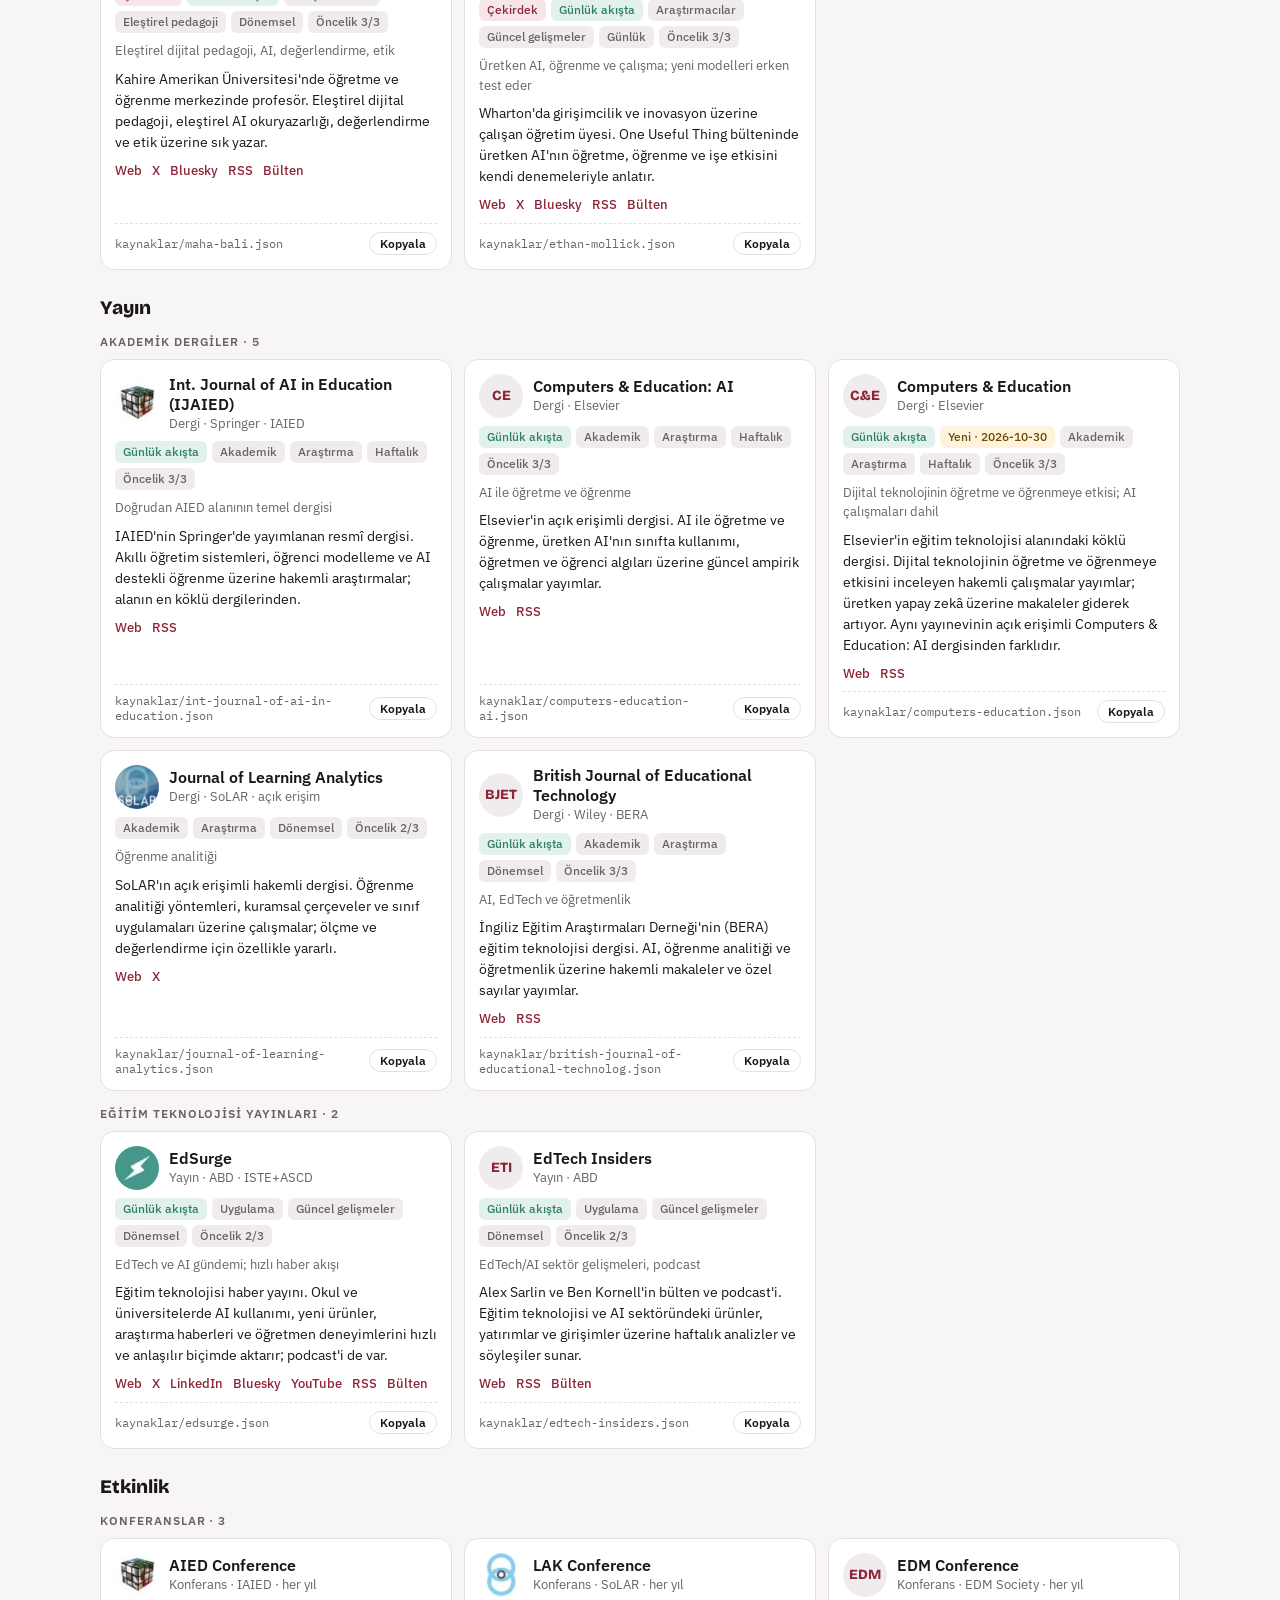
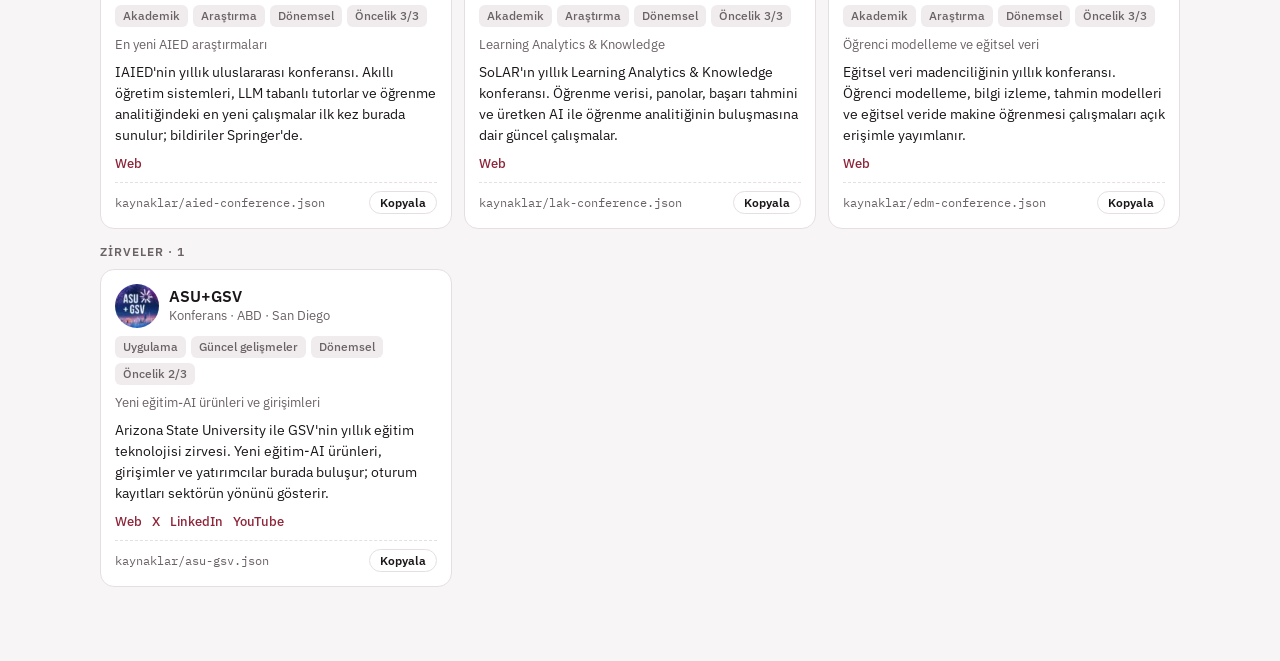
<file: kaynaklar.html>
<!doctype html>
<html lang="tr">
<head>
<meta charset="utf-8">
<meta name="viewport" content="width=device-width, initial-scale=1, viewport-fit=cover">
<meta name="robots" content="noindex">
<title>Radar Kaynak Kataloğu</title>
<link rel="icon" href="icons/icon-192.png" type="image/png">
<link rel="preconnect" href="https://fonts.googleapis.com">
<link rel="preconnect" href="https://fonts.gstatic.com" crossorigin>
<link rel="stylesheet" href="https://fonts.googleapis.com/css2?family=Bricolage+Grotesque:opsz,wght@12..96,700;12..96,800&family=IBM+Plex+Sans:wght@400;500;600&family=IBM+Plex+Mono:wght@400&display=swap">
<style>
/* Layout: read-only catalog — header with search and section chips, sources grouped by radar section › sub-section, one card per source (image, tags, description, links, file name) */
:root {
  --bg: #F7F5F6; --surface: #FFFFFF; --sunken: #F0ECEE; --fg: #1B1719; --muted: #6B6266; --line: #E6DFE2;
  --accent: #8E2639; --accent-soft: #F6E6EA; --ok: #2F7D6B; --ok-soft: #E2F1EC; --warn-soft: #FFF3DC; --warn: #6B4A08;
  --display: "Bricolage Grotesque", "IBM Plex Sans", system-ui, sans-serif;
  --body: "IBM Plex Sans", -apple-system, "Segoe UI", system-ui, sans-serif;
  --mono: "IBM Plex Mono", ui-monospace, Menlo, monospace;
  color-scheme: light;
}
@media (prefers-color-scheme: dark) {
  :root { --bg: #121011; --surface: #1C191A; --sunken: #262223; --fg: #F2EEF0; --muted: #A69CA0; --line: #332D2F;
    --accent: #F0657C; --accent-soft: #3A1F25; --ok: #5FBF9A; --ok-soft: #1A2E27; --warn-soft: #2E2614; --warn: #F2D493; color-scheme: dark; }
}
* { box-sizing: border-box; }
[hidden] { display: none !important; }
html, body { margin: 0; }
body { background: var(--bg); color: var(--fg); font: 15px/1.5 var(--body); }
a { color: var(--accent); }
.gut { padding-left: max(16px, env(safe-area-inset-left, 0px)); padding-right: max(16px, env(safe-area-inset-right, 0px)); }
.wrap { max-width: 1080px; margin: 0 auto; }
header { position: sticky; top: 0; z-index: 5; background: var(--bg); border-bottom: 1px solid var(--line); padding-top: env(safe-area-inset-top, 0px); }
header .wrap { padding-block: 14px 12px; display: flex; flex-direction: column; gap: 10px; }
.top { display: flex; align-items: baseline; justify-content: space-between; gap: 12px; flex-wrap: wrap; }
h1 { margin: 0; font: 800 24px/1.15 var(--display); letter-spacing: -0.02em; }
h1 em { font-style: normal; color: var(--accent); }
.sub { color: var(--muted); font-size: 14px; }
.tools { display: flex; gap: 8px; flex-wrap: wrap; align-items: center; }
input[type=search] { flex: 1 1 240px; min-width: 0; height: 40px; padding: 0 12px; border-radius: 10px; border: 1px solid var(--line); background: var(--surface); font: 16px var(--body); color: var(--fg); }
.chips { display: flex; gap: 6px; overflow-x: auto; scrollbar-width: none; }
.chips::-webkit-scrollbar { display: none; }
.chip { flex: none; padding: 6px 12px; border-radius: 999px; border: 1px solid var(--line); background: var(--surface); font: 600 13px var(--body); color: var(--muted); cursor: pointer; }
.chip[aria-pressed="true"] { background: var(--fg); color: var(--bg); border-color: var(--fg); }
main { padding-block: 18px 48px; }
.section { margin-bottom: 26px; }
.section h2 { margin: 0 0 4px; font: 800 19px var(--display); }
.subsec { margin: 14px 0 8px; font-size: 12px; font-weight: 600; letter-spacing: 0.08em; text-transform: uppercase; color: var(--muted); }
.grid { display: grid; grid-template-columns: repeat(auto-fill, minmax(300px, 1fr)); gap: 12px; }
.card { background: var(--surface); border: 1px solid var(--line); border-radius: 14px; padding: 14px; display: flex; flex-direction: column; gap: 8px; min-width: 0; }
.head { display: grid; grid-template-columns: 44px minmax(0, 1fr); gap: 10px; align-items: center; }
.av { width: 44px; height: 44px; border-radius: 50%; object-fit: cover; background: var(--sunken); display: grid; place-items: center; font: 800 14px var(--display); color: var(--accent); overflow: hidden; }
.name { font-weight: 600; font-size: 16px; line-height: 1.25; overflow-wrap: anywhere; }
.kunye { font-size: 13px; color: var(--muted); }
.tags { display: flex; flex-wrap: wrap; gap: 5px; }
.tag { font-size: 12px; padding: 2px 8px; border-radius: 6px; background: var(--sunken); color: var(--muted); font-weight: 500; }
.tag.core { background: var(--accent-soft); color: var(--accent); }
.tag.feed { background: var(--ok-soft); color: var(--ok); }
.tag.new { background: var(--warn-soft); color: var(--warn); }
.desc { font-size: 14px; line-height: 1.5; }
.short { font-size: 13px; color: var(--muted); }
.links { display: flex; flex-wrap: wrap; gap: 4px 10px; font-size: 13px; }
.links a { text-decoration: none; font-weight: 500; }
.file { margin-top: auto; padding-top: 8px; border-top: 1px dashed var(--line); display: flex; align-items: center; justify-content: space-between; gap: 8px; font: 12px var(--mono); color: var(--muted); }
.file button { font: 600 12px var(--body); border: 1px solid var(--line); background: transparent; color: var(--fg); border-radius: 999px; padding: 3px 10px; cursor: pointer; }
.empty { color: var(--muted); padding: 32px 0; text-align: center; }
.chip:focus-visible, .file button:focus-visible, a:focus-visible, input:focus-visible { outline: 2px solid var(--accent); outline-offset: 2px; }
</style>
</head>
<body>
<header class="gut"><div class="wrap">
  <div class="top">
    <h1>AcademiCore <em>AI</em> Radar · Kaynak kataloğu</h1>
    <a href="./">Uygulamaya dön</a>
  </div>
  <div class="sub" id="summary">Yükleniyor…</div>
  <div class="tools"><input type="search" id="q" placeholder="Ad, etiket ya da açıklamada ara…" aria-label="Kaynaklarda ara"></div>
  <div class="chips" id="chips" role="toolbar" aria-label="Radar bölümü"></div>
</div></header>
<main class="gut"><div class="wrap" id="list"></div></main>
<script src="./sources.js"></script>
<script>
(function () {
  var C = typeof EDUMIND_CATALOG !== "undefined" ? EDUMIND_CATALOG : null, G = typeof EDUMIND_GEN !== "undefined" ? EDUMIND_GEN : null;
  if (C && G) return ciz(C, G);
  /* Eski hizmet çalışanı önbellekteki eski sources.js'i verebilir: taze kopyayı ayrı kapsamda yükle. */
  fetch("./sources.js?t=" + Date.now(), { cache: "no-store" }).then(function (r) { return r.text(); }).then(function (t) {
    var d = new Function(t + ';return {C: typeof EDUMIND_CATALOG !== "undefined" ? EDUMIND_CATALOG : null, G: typeof EDUMIND_GEN !== "undefined" ? EDUMIND_GEN : null};')();
    if (!d.C || !d.G) throw new Error("eksik katalog");
    ciz(d.C, d.G);
    navigator.serviceWorker && navigator.serviceWorker.getRegistration().then(function (g) { if (g && g.waiting) g.waiting.postMessage({ type: "EDUMIND_SKIP_WAITING" }); });
  }).catch(function () { document.getElementById("summary").textContent = "Katalog yüklenemedi."; });
})();
function ciz(C, G) {
  var L = G.labels || {}, S = L.s || {}, LN = L.l || {}, R = L.r || {};
  var META = C.META || {}, DX = C.DX || {};
  var where = {};
  Object.keys(G.groups).forEach(function (b) { Object.keys(G.groups[b]).forEach(function (a) { G.groups[b][a].split("|").filter(Boolean).forEach(function (n, i) { where[n] = { b: b, a: a, i: i }; }); }); });
  var feedOf = {}; Object.keys(G.feedMap || {}).forEach(function (id) { feedOf[G.feedMap[id]] = id; });
  var state = { q: "", b: "Tümü" };
  function el(t, c, x) { var n = document.createElement(t); if (c) n.className = c; if (x != null) n.textContent = x; return n; }
  function link(href, text) { var a = el("a", null, text); a.href = href; a.target = "_blank"; a.rel = "noopener"; return a; }
  function initials(d) { return G.ini[d.n] || d.n.replace(/\(.*?\)/g, "").split(/\s+/).filter(Boolean).slice(0, 2).map(function (w) { return w[0]; }).join("").toLocaleUpperCase("tr-TR"); }
  function hay(d) { return [d.n, d.t, DX[d.n], (META[d.n] || []).join(" "), S[d.s], LN[d.l], R[d.r], (where[d.n] || {}).a, G.files[d.n]].join(" ").toLocaleLowerCase("tr-TR"); }

  function card(d) {
    var c = el("article", "card");
    var h = el("div", "head"), av;
    var img = G.avByName[d.n];
    if (img) { av = el("img", "av"); av.src = img; av.alt = ""; av.loading = "lazy"; }
    else av = el("div", "av", initials(d));
    var t = el("div"); t.appendChild(el("div", "name", d.n));
    if (META[d.n]) t.appendChild(el("div", "kunye", META[d.n].filter(Boolean).join(" · ")));
    h.appendChild(av); h.appendChild(t); c.appendChild(h);
    var tags = el("div", "tags");
    if (d.c) tags.appendChild(el("span", "tag core", "Çekirdek"));
    if (feedOf[d.n]) tags.appendChild(el("span", "tag feed", "Günlük akışta"));
    if (d.nw) tags.appendChild(el("span", "tag new", "Yeni" + (d.at ? " · " + d.at : "")));
    [S[d.s], LN[d.l], R[d.r], "Öncelik " + d.p + "/3"].forEach(function (x) { if (x) tags.appendChild(el("span", "tag", x)); });
    c.appendChild(tags);
    if (d.t) c.appendChild(el("div", "short", d.t));
    if (DX[d.n]) c.appendChild(el("div", "desc", DX[d.n]));
    var ls = el("div", "links");
    if (d.u) ls.appendChild(link(d.u, "Web"));
    if (d.x) ls.appendChild(link("https://x.com/" + d.x, "X"));
    if (d.li) ls.appendChild(link(d.li, "LinkedIn"));
    if (d.bs) ls.appendChild(link("https://bsky.app/profile/" + d.bs, "Bluesky"));
    if (d.yt) ls.appendChild(link(d.yt, "YouTube"));
    if (d.f && d.f.rss) ls.appendChild(link(d.f.rss, "RSS"));
    if (d.f && d.f.sub) ls.appendChild(link(d.f.sub, "Bülten"));
    if (ls.childNodes.length) c.appendChild(ls);
    var f = el("div", "file"), fp = G.files[d.n] || "";
    f.appendChild(el("span", null, fp));
    var b = el("button", null, "Kopyala"); b.type = "button";
    b.addEventListener("click", function () {
      var done = function () { b.textContent = "Kopyalandı"; setTimeout(function () { b.textContent = "Kopyala"; }, 1500); };
      try { navigator.clipboard.writeText(fp).then(done, function () {}); } catch (e) {}
    });
    f.appendChild(b); c.appendChild(f);
    return c;
  }

  function render() {
    var q = state.q.trim().toLocaleLowerCase("tr-TR"), list = document.getElementById("list"); list.textContent = "";
    var shown = 0;
    Object.keys(G.groups).forEach(function (b) {
      if (state.b !== "Tümü" && state.b !== b) return;
      var sec = el("section", "section"), any = false;
      sec.appendChild(el("h2", null, b));
      Object.keys(G.groups[b]).forEach(function (a) {
        var items = C.BASE.filter(function (d) { var w = where[d.n]; return w && w.b === b && w.a === a && (!q || hay(d).indexOf(q) !== -1); })
          .sort(function (x, y) { return where[x.n].i - where[y.n].i; });
        if (!items.length) return;
        any = true; shown += items.length;
        sec.appendChild(el("div", "subsec", a + " · " + items.length));
        var g = el("div", "grid"); items.forEach(function (d) { g.appendChild(card(d)); }); sec.appendChild(g);
      });
      if (any) list.appendChild(sec);
    });
    if (!shown) list.appendChild(el("p", "empty", "Bu aramayla eşleşen kaynak yok."));
    document.getElementById("summary").textContent = C.BASE.length + " kaynak · " + Object.keys(G.feedMap || {}).length + " tanesi günlük akışta" + (q || state.b !== "Tümü" ? " · gösterilen: " + shown : "");
  }

  var chips = document.getElementById("chips");
  ["Tümü"].concat(Object.keys(G.groups)).forEach(function (b) {
    var c = el("button", "chip", b); c.type = "button"; c.setAttribute("aria-pressed", b === state.b ? "true" : "false");
    c.addEventListener("click", function () { state.b = b; [].forEach.call(chips.children, function (x) { x.setAttribute("aria-pressed", x === c ? "true" : "false"); }); render(); });
    chips.appendChild(c);
  });
  document.getElementById("q").addEventListener("input", function (e) { state.q = e.target.value; render(); });
  render();
}
</script>
</body>
</html>
</file>
<file: tokens.css>
/* AcademyAI Radar design tokens (v1.3.322).
   One place for the type scale, corner radii and recurring brand/neutral
   colours. Values match the ones the CSS already used, so nothing moved;
   off-scale values are listed in STYLE-TOKENS.md for a later, visible pass. */
:root{
  /* type scale */
  --text-4xs:9px;
  --text-3xs:10px;
  --text-2xs:11px;
  --text-xs:12px;
  --text-sm:13px;
  --text-md:14px;
  --text-lg:15px;
  --text-xl:16px;
  --text-2xl:18px;
  --text-3xl:20px;
  --text-4xl:22px;
  --text-5xl:24px;
  --text-6xl:28px;
  --text-7xl:32px;
  /* corner radii */
  --radius-pill:999px;
  --radius-round:50%;
  --radius-xs:6px;
  --radius-sm:8px;
  --radius-md:10px;
  --radius-lg:12px;
  --radius-xl:14px;
  --radius-2xl:16px;
  --radius-3xl:18px;
  --radius-4xl:20px;
  --radius-5xl:22px;
  --radius-6xl:24px;
  /* added with the scale pass (v1.3.323) */
  --radius-2xs:4px;
  --radius-7xl:28px;
  --display-sm:52px;
  --display-md:56px;
  /* added with the scale pass (v1.3.323) */
  /* brand and neutral colours */
  --brand-saved:#b21632;
  --brand-accent-fallback:#ad2443;
  --brand-legacy:#990000;
  --brand-legacy-hover:#820000;
  --state-listed:#c45a0a;
  --neutral-ink-slate:#303740;
  --neutral-chip-dark:#292929;
  --neutral-muted-slate:#5b6977;
  --neutral-line-cool:#d8dde4;
  --neutral-muted-gray:#59616b;
  --neutral-ink-navy:#17232e;
  --neutral-line-soft:#eceef0;
  --neutral-fill-1:#f3f5f7;
  --neutral-fill-2:#f5f6f7;
  --neutral-fill-3:#f0f1f3;
  --neutral-line-2:#e5e8ec;
  --neutral-icon:#687583;
  --neutral-ink-dark:#20252b;
  --dark-raised:#2a2b2f;
  --dark-brand-pink:#ff8aa6;
}

/* v1.3.331: ui scale — rows 8, fields 12, boxes 20, dialogs 24; buttons 48/40/32 */
:root{
 --ui-radius-row:var(--radius-sm);   /* 8: menu rows */
 --ui-radius-field:var(--radius-lg); /* 12: inputs, selects, segmented options */
 --ui-radius-box:var(--radius-4xl);  /* 20: popovers, cards inside pages */
 --ui-radius-panel:var(--radius-6xl);/* 24: dialogs */
 --ui-btn-lg:48px;--ui-btn-md:40px;--ui-btn-sm:32px;
 --ui-icon-btn:40px;--ui-close:36px;--ui-icon:22px;--ui-stroke:1.75;
}
</file>
<file: release.css>
#desktopGate{display:none}html.radar-desktop body>*{display:none!important}html.radar-desktop body>#desktopGate{display:block!important}html.radar-desktop body>#transferDialog[open]{display:block!important}#desktopGate{max-width:540px;margin:10vh auto;padding:32px;text-align:center;font:var(--text-xl)/1.7 system-ui}#phoneURL{overflow-wrap:anywhere}#transferDialog{max-width:540px;max-height:85vh;overflow:auto;border:1px solid #ddd;font:var(--text-lg)/1.5 system-ui}#transferDialog::backdrop{background:#0008}#transferDialog button,#desktopGate button{padding:12px;border:1px solid #ccc;border-radius:var(--radius-md);background:#f7f7f7;cursor:pointer}#transferDialog input{max-width:100%}
#qrSlot{width:fit-content;margin:16px auto;padding:16px;background:#fff;color:#26313b}#qrSlot img,#qrSlot canvas{margin:auto}
#updateNotice{position:fixed;left:12px;right:12px;bottom:calc(12px + env(safe-area-inset-bottom,0px));z-index:10000;display:flex;align-items:center;flex-wrap:wrap;gap:10px;box-sizing:border-box;max-width:540px;margin:auto;padding:14px;border:1px solid #ddd;border-radius:var(--radius-2xl);background:#fff;color:var(--neutral-ink-dark);box-shadow:0 6px 30px #0003;font:var(--text-md)/1.4 system-ui}#updateNotice[hidden]{display:none}#updateMessage{flex:1 1 130px}#updateNotice button{padding:10px 12px;border:1px solid #ccc;border-radius:var(--radius-md);font:inherit;cursor:pointer;background:#f6f6f6;color:var(--neutral-ink-dark)}#updateNotice #updateNow{background:var(--neutral-ink-slate);color:#fff;border-color:var(--neutral-ink-slate)}html.radar-desktop body>#updateNotice:not([hidden]){display:flex!important}
#badgeDialog{box-sizing:border-box;width:calc(100% - 32px);max-width:460px;max-height:80dvh;overflow:auto;border:1px solid #ddd;font:var(--text-lg)/1.5 system-ui;color:var(--neutral-ink-dark);background:#fff}#badgeDialog::backdrop{background:#0008}
html.radar-desktop body>#badgeDialog[open]{display:block!important}
html:not(.radar-desktop),html:not(.radar-desktop) body{touch-action:pan-x pan-y}
#portraitGuard{box-sizing:border-box;position:fixed;inset:0;width:100vw;max-width:none;height:100dvh;max-height:none;margin:0;padding:max(16px,env(safe-area-inset-top)) max(24px,env(safe-area-inset-right)) max(16px,env(safe-area-inset-bottom)) max(24px,env(safe-area-inset-left));border:0;border-radius:0;background:#fff;color:#26313b;text-align:center;font:var(--text-xl)/1.5 system-ui;overflow:auto}
#portraitGuard[open]{display:flex;flex-direction:column;align-items:center;justify-content:center;gap:12px}#portraitGuard h1{margin:0;font-size:var(--text-5xl)}#portraitGuard p{margin:0}#portraitGuard::backdrop{background:#fff}
html.phone-landscape,html.phone-landscape body{overflow:hidden}
html:not(.radar-desktop) input[type=text],html:not(.radar-desktop) input[type=search],html:not(.radar-desktop) input[type=url],html:not(.radar-desktop) input[type=email],html:not(.radar-desktop) textarea,html:not(.radar-desktop) select{font-size:var(--text-xl)}
/* Utility dialogs share the existing platform preference dialog's visual language. */
#transferDialog,#badgeDialog{width:calc(100% - 32px);max-width:400px;max-height:calc(100dvh - 64px);box-sizing:border-box;border:1px solid var(--line-soft);background:var(--surface);color:var(--ink);box-shadow:0 16px 48px #17232e33;overflow:auto;font:400 var(--text-sm)/1.5 var(--f-body)}
#transferDialog::backdrop,#badgeDialog::backdrop{background:rgba(23,35,46,.38)}
#transferDialog .platform-dialog-head h2,#badgeDialog .platform-dialog-head h2{margin:0;}
#transferDialog button,#badgeDialog button{appearance:none;-webkit-appearance:none;min-height:40px;box-sizing:border-box;padding:10px 14px;border:1px solid var(--line);border-radius:var(--radius-pill);background:var(--surface);color:var(--ink);font:500 var(--text-sm)/1.4 var(--f-body);cursor:pointer}
#transferDialog .utility-intro,#badgeDialog .utility-intro{margin:10px 0 16px;color:var(--muted);font:400 var(--text-sm)/1.5 var(--f-body)}
#transferDialog .utility-note,#badgeDialog .utility-note{margin:12px 0;color:var(--muted);font:400 var(--text-xs)/1.55 var(--f-body)}
#transferDialog .utility-status,#badgeDialog .utility-status{margin:12px 0;padding:10px 12px;border:1px solid var(--line-soft);border-radius:var(--radius-md);background:var(--bg);color:var(--ink);font:400 var(--text-xs)/1.5 var(--f-body);overflow-wrap:anywhere}
#transferDialog .utility-status:empty,#badgeDialog .utility-status:empty{display:none}
.utility-divider{height:1px;background:var(--line-soft);margin:18px 0}
.utility-actions{display:grid;grid-template-columns:repeat(2,minmax(0,1fr));gap:8px}
#transferDialog .utility-primary,#badgeDialog .utility-primary,#transferDialog .utility-done,#badgeDialog .utility-done{border-color:var(--neutral-ink-slate);background:var(--neutral-ink-slate);color:#fff}
#transferDialog .utility-wide,#transferDialog .utility-done,#badgeDialog .utility-done{display:block;width:100%}
#transferDialog .utility-done,#badgeDialog .utility-done{margin-top:18px;}
#transferDialog button:disabled,#badgeDialog button:disabled{opacity:.4;cursor:default}
#transferDialog button:focus,#badgeDialog button:focus{outline:none}
#transferDialog button:focus-visible,#badgeDialog button:focus-visible,.utility-file:focus-within{outline:2px solid var(--accent);outline-offset:3px}
#transferDialog .utility-file{position:relative;display:flex;align-items:center;flex-wrap:wrap;gap:8px;padding:12px;border:1px dashed var(--line);border-radius:var(--radius-lg);cursor:pointer}
#transferDialog .utility-file input{position:absolute;inset:0;width:100%;height:100%;max-width:none;opacity:0;cursor:pointer;font-size:var(--text-xl)}
.utility-file-action{display:inline-block;border:1px solid var(--line);border-radius:var(--radius-pill);background:var(--surface);padding:7px 12px;font:500 var(--text-xs)/1.4 var(--f-body);color:var(--ink)}
.utility-filename{flex:1 1 140px;min-width:0;overflow-wrap:anywhere;color:var(--muted);font:400 var(--text-xs)/1.4 var(--f-body)}
#updateNotice{font:400 var(--text-sm)/1.5 var(--f-body);border-radius:var(--radius-4xl);background:var(--surface);color:var(--ink);border-color:var(--line-soft)}
#updateNotice button{font:500 var(--text-xs)/1.4 var(--f-body);border-radius:var(--radius-pill);min-height:40px;border-color:var(--line);background:var(--surface);color:var(--ink)}
#portraitGuard{font-family:var(--f-body)}#portraitGuard h1{font:600 var(--text-3xl)/1.4 var(--f-body)}
body .source-filter-popover{border-color:var(--line);background:var(--surface);color:var(--ink);padding:14px;overflow:hidden}
body .source-filter-popover:not([hidden]){display:flex;flex-direction:column;gap:0}
body .source-filter-popover-head{flex:0 0 auto;margin-bottom:10px}
body .source-filter-popover-options{display:flex;flex-direction:column;flex-wrap:nowrap;gap:6px;min-height:0;overflow-y:auto;overscroll-behavior:contain}
body .source-filter-popover-options button{display:flex;align-items:center;justify-content:space-between;gap:10px;width:100%;flex:0 0 auto;min-height:36px;text-align:left;border-radius:var(--radius-md);padding:8px 10px;background:var(--bg);border-color:var(--line-soft);color:var(--ink);font:400 var(--text-xs)/1.4 var(--f-body)}
body .source-filter-popover-options button span{margin-left:auto;flex:0 0 auto;color:var(--muted);font-size:var(--text-xl)}
body .source-filter-popover-options p{color:var(--muted);font:400 var(--text-xs)/1.5 var(--f-body)}
body .source-filter-reset{flex:0 0 auto;width:100%;margin-top:12px;}
/* Shared phone header controls: 44 px targets, 12 px between targets. */
@media(max-width:759px){
html body .appbar-r #topnav .navbtn:not([aria-current="page"]),html body .appbar-r #introBtn,
html.mobile-my-list-mode body #sepet .my-list-title-row .my-list-tool,
html.mobile-my-list-mode body #sepet .my-list-toolbar-search{display:grid;place-items:center;box-sizing:border-box;width:44px;height:44px;min-width:44px;min-height:44px;flex:0 0 44px;padding:11px!important;border:0;border-radius:var(--radius-round);background:var(--neutral-chip-dark);color:#fff;box-shadow:none}
html body .appbar-r #topnav .navbtn svg,html body .appbar-r #introBtn svg,
html.mobile-my-list-mode body #sepet .my-list-title-row .my-list-tool svg,
html.mobile-my-list-mode body #sepet .my-list-toolbar-search svg{display:block;width:22px;height:22px;min-width:22px;}
html body .appbar-r{gap:12px;align-items:center}
html body .appbar-r #topnav{gap:12px;align-items:center}
html body .appbar-in{min-height:68px;padding-block:12px;gap:12px}
html.mobile-my-list-mode body #sepet .my-list-title-row{grid-template-columns:44px minmax(0,1fr) 156px;gap:12px;height:68px;min-height:68px;padding:12px}
html.mobile-my-list-mode body #sepet .my-list-title-row h2{padding-left:0;overflow:hidden;text-overflow:ellipsis}
html.mobile-my-list-mode body #sepet .my-list-tools{width:156px;gap:12px;justify-content:flex-end;align-items:center}
html.mobile-my-list-mode body #sepet #myListMenu{width:44px;min-width:44px;height:44px;flex:0 0 44px}
html.mobile-my-list-mode body #sepet{padding-top:calc(80px + env(safe-area-inset-top,0px))}
html.mobile-my-list-mode body #sepet .my-list-toolbar-search:is(:focus-within,.has-query){position:absolute;left:68px;right:124px;top:12px;width:auto;max-width:none;border-radius:var(--radius-pill)!important;display:flex;gap:6px}
html.mobile-my-list-mode body #sepet .my-list-toolbar-search:is(:focus-within,.has-query) #myListSearch{left:34px;width:calc((100% - 42px) / .8125);transform:translateY(-50%) scale(.8125)}
html body .appbar-r #topnav .navbtn:active,html body .appbar-r #introBtn:active,html.mobile-my-list-mode body #sepet .my-list-tool:active{background:#414141!important}
}
@media(max-width:759px) and (hover:hover){
html.mobile-my-list-mode body #sepet .my-list-toolbar-search:hover{position:absolute;left:68px;right:124px;top:12px;width:auto;max-width:none;border-radius:var(--radius-pill)!important;display:flex;gap:6px}
html.mobile-my-list-mode body #sepet .my-list-toolbar-search:hover #myListSearch{left:34px;width:calc((100% - 42px) / .8125);transform:translateY(-50%) scale(.8125)}
}
/* Shared navigation geometry across Radar, Listem, Sources, and profile cards. */
:root{--app-header-height:68px;--app-control-size:44px;--app-control-gap:12px;--app-icon-size:22px}
@media(max-width:759px){
html body #appbar,html body #appbar .appbar-in{height:var(--app-header-height);min-height:var(--app-header-height)}
html.mobile-my-list-mode body #sepet .my-list-title-row{height:var(--app-header-height);min-height:var(--app-header-height)}
html.mobile-source-mode body .camera-filter-head.is-source-navigation{height:var(--app-header-height);min-height:var(--app-header-height);padding:12px;grid-template-columns:minmax(44px,1fr) repeat(3,var(--app-control-size));column-gap:var(--app-control-gap);row-gap:0;box-sizing:border-box}
html.mobile-source-mode body #sources{padding-top:calc(var(--app-header-height) + env(safe-area-inset-top,0px) + 2px)}
html.mobile-source-mode body .camera-filter-head .camera-head-actions button,
html.mobile-source-mode body .camera-filter-head .mobile-source-search,
html body #sheetPanel .sheet-top #profileBack,html body #sheetPanel .sheet-top #sheetPrev,html body #sheetPanel .sheet-top #sheetNext{display:grid;place-items:center;box-sizing:border-box;width:var(--app-control-size);height:var(--app-control-size);min-width:var(--app-control-size);min-height:var(--app-control-size);flex:0 0 var(--app-control-size);padding:11px!important;border:0;border-radius:var(--radius-round);background:var(--neutral-chip-dark);color:#fff;box-shadow:none}
html.mobile-source-mode body .camera-filter-head .camera-head-actions button svg,
html.mobile-source-mode body .camera-filter-head .mobile-source-search svg,
html body #sheetPanel .sheet-top #profileBack svg,html body #sheetPanel .sheet-top #sheetPrev svg,html body #sheetPanel .sheet-top #sheetNext svg{display:block;width:var(--app-icon-size);height:var(--app-icon-size);min-width:var(--app-icon-size);}
html.mobile-source-mode body .camera-filter-head .camera-result-count{left:68px;max-width:calc(100% - 248px);font-size:var(--text-sm);overflow:hidden}
html.mobile-source-mode body .camera-filter-head .mobile-source-search:is(:focus-within,.has-query){position:absolute;left:68px;right:124px;top:12px;width:auto!important;max-width:none;display:flex;border-radius:var(--radius-pill)!important;gap:6px}
html.mobile-source-mode body .camera-filter-head .mobile-source-search:is(:focus-within,.has-query) input{left:34px;width:calc((100% - 42px) / .8125);transform:translateY(-50%) scale(.8125)}
html body #sheetPanel .sheet-top{height:calc(var(--app-header-height) + env(safe-area-inset-top,0px));min-height:calc(var(--app-header-height) + env(safe-area-inset-top,0px));padding:calc(12px + env(safe-area-inset-top,0px)) 12px 12px;box-sizing:border-box;align-items:center;background:var(--card-header-color,var(--card-category-dark))}
html body #sheetPanel .sheet-top .sheet-nav{grid-template-columns:var(--app-control-size) max-content var(--app-control-size);gap:var(--app-control-gap);max-width:calc(100% - 56px)}
html body #sheetPanel #sheetPos{font:600 var(--text-xs)/1.4 var(--f-body)}
html.mobile-source-mode body .camera-filter-head .camera-head-actions button:active,html body #sheetPanel .sheet-top button:active{background:#414141!important}
}
@media(max-width:759px) and (hover:hover){
html.mobile-source-mode body .camera-filter-head.is-source-navigation .mobile-source-search:hover{position:absolute;left:68px;right:124px;top:12px;width:auto!important;max-width:none;display:flex;border-radius:var(--radius-pill)!important;gap:6px}
html.mobile-source-mode body .camera-filter-head.is-source-navigation .mobile-source-search:hover input{left:34px;width:calc((100% - 42px) / .8125);transform:translateY(-50%) scale(.8125)}
}
@media(max-width:359px){
html.mobile-source-mode body .camera-filter-head .camera-result-count{font-size:var(--text-2xs);line-height:1.2;white-space:normal}
html.mobile-source-mode body .camera-filter-head .camera-result-count .toolbar-page-label{display:block;font-size:var(--text-2xs)}
html.mobile-source-mode body .camera-filter-head .camera-result-count b{font-size:var(--text-2xs)}
}

@media(max-width:759px){
html body #sheetPanel .sheet-top #profileBack,html body #sheetPanel .sheet-top #sheetPrev,html body #sheetPanel .sheet-top #sheetNext{background:color-mix(in srgb,var(--card-header-color) 72%,black)}
html body #sheetPanel .sheet-top #profileBack:hover,html body #sheetPanel .sheet-top #sheetPrev:hover,html body #sheetPanel .sheet-top #sheetNext:hover{background:color-mix(in srgb,var(--card-header-color) 60%,black)!important}
}
/* About is a full page, sharing the application type and control sizes. */
html.intro-mode body #appbar{display:none}
html.intro-mode body .wrap{padding:0;max-width:none}
html.intro-mode body .view.intro{padding:0;margin:0;display:block;min-height:100dvh;background:var(--surface)}
html body .intro-card.about-page{margin:0;padding:0;max-width:none;border:0;border-radius:0;box-shadow:none;background:var(--surface);color:var(--ink);font-family:var(--f-body)}
html body .about-header{height:calc(68px + env(safe-area-inset-top,0px));padding:calc(12px + env(safe-area-inset-top,0px)) 16px 12px;display:flex;align-items:center;gap:16px;background:#000;color:#fff;box-sizing:border-box}
html body .about-header .iconbtn{width:44px;height:44px;min-width:44px;padding:11px;border:0;border-radius:var(--radius-round);background:var(--neutral-chip-dark);color:white;display:grid;place-items:center}
html body .about-header svg{width:22px;height:22px}
html body .about-header span{font:600 var(--text-md)/1.3 var(--f-body)}
html body .about-content{max-width:560px;margin:auto;padding:28px 20px calc(24px + env(safe-area-inset-bottom,0px))}
html body .about-kicker{font:600 var(--text-2xs)/1.5 var(--f-body);color:var(--muted)}
html body .about-content h1{font:650 24px/1.25 var(--f-body);letter-spacing:-.5px;margin:8px 0 14px}
html body .about-lead{font:400 var(--text-md)/1.6 var(--f-body);margin:0 0 24px;color:var(--muted)}
html body .about-steps{list-style:none;counter-reset:about;padding:0;margin:0}
html body .about-steps li{counter-increment:about;position:relative;padding:0 0 18px 40px;margin:0 0 18px;border-bottom:1px solid var(--line)}
html body .about-steps li::before{content:counter(about);position:absolute;left:0;top:0;width:28px;height:28px;display:grid;place-items:center;border-radius:var(--radius-round);background:var(--ink);color:var(--surface);font:600 var(--text-xs) var(--f-body)}
html body .about-steps b{display:block;font:600 var(--text-md)/1.5 var(--f-body);margin-bottom:3px}
html body .about-steps span,html body .about-privacy{font:400 var(--text-sm)/1.6 var(--f-body);color:var(--muted)}
html body .about-privacy{margin:0 0 22px}
html body #introStart{width:100%;min-height:44px;border-radius:var(--radius-pill);font:600 var(--text-md)/1.4 var(--f-body);padding:12px 20px;background:var(--ink);color:var(--surface);border:1px solid var(--ink)}
html.intro-mode body footer.about-credits{display:block;padding:20px 0 0;margin:0;text-align:left;border:0;color:var(--muted);font:400 var(--text-2xs)/1.6 var(--f-body)}
html body .about-credits p{margin:0 0 10px;font:inherit}
html body .about-credits summary{cursor:pointer;min-height:32px;font:inherit}
html body .intro-card.about-page{width:100%;box-sizing:border-box}
html body .about-header{width:100%;margin:0;justify-content:flex-start;border-radius:0}
html body .about-header span{margin:0}
html body #introStart{display:flex;justify-content:center;align-items:center;text-align:center}
html.intro-mode body main.wrap{width:100%;max-width:none;margin:0;padding:0;box-sizing:border-box}
html.intro-mode body .view.intro{width:100%;max-width:none;box-sizing:border-box}
html body .intro-card.about-page{gap:0;justify-content:flex-start;min-height:100dvh}
html.intro-mode body{padding-inline:0}
/* Use the browser's native momentum for every source-list entry route. */
html.mobile-source-mode,html.mobile-source-mode body{scroll-behavior:auto;overscroll-behavior-y:none;scroll-snap-type:none}
html.mobile-source-mode #sources,html.mobile-source-mode #groups{scroll-behavior:auto;scroll-snap-type:none;touch-action:pan-y}
html body .about-suggest{width:100%;min-height:44px;border:1px solid var(--line);border-radius:var(--radius-pill);margin-top:12px;background:var(--surface);color:var(--ink);font:600 var(--text-md) var(--f-body);cursor:pointer}
#suggestionDialog{width:calc(100% - 32px);max-width:420px;max-height:calc(100dvh - 40px);overflow-y:auto;box-sizing:border-box;border:1px solid var(--line);background:var(--surface);color:var(--ink);font:400 var(--text-sm)/1.5 var(--f-body)}
#suggestionDialog::backdrop{background:#0007}
#suggestionDialog header{display:flex;align-items:center;justify-content:space-between;gap:12px}
#suggestionDialog h2{margin:0}
#suggestionDialog .suggest-close{width:44px;height:44px;border-radius:var(--radius-round);border:1px solid var(--line);background:var(--surface);color:var(--ink);font:400 var(--text-6xl) var(--f-body)}
#suggestionDialog label{display:block;margin:16px 0;font-weight:600}
#suggestionDialog label span{font-weight:400;color:var(--muted)}
#suggestionDialog input,#suggestionDialog textarea{display:block;width:100%;box-sizing:border-box;border:1px solid var(--line);border-radius:var(--radius-md);background:var(--surface);color:var(--ink);padding:12px;margin-top:6px;font:400 var(--text-xl)/1.4 var(--f-body)}
#suggestionDialog .suggest-privacy{font-size:var(--text-2xs);color:var(--muted)}
#suggestionDialog .suggest-trap{position:absolute;width:1px;height:1px;overflow:hidden;clip-path:inset(100%)}
#suggestionDialog .suggest-send{width:100%;min-height:44px;border:0;border-radius:var(--radius-pill);background:var(--ink);color:var(--surface);font:600 var(--text-md) var(--f-body);padding:12px}
#suggestionDialog button:disabled{opacity:.5}
#suggestChallenge{max-width:100%;overflow:hidden}
/* All upper-toolbar panels start on one stable line below the header. */
@media(max-width:759px){
 html{--panel-top:calc(var(--app-header-height,68px) + env(safe-area-inset-top,0px) + 2px);--panel-max-height:calc(100dvh - var(--panel-top) - max(16px,env(safe-area-inset-bottom,0px)))}
 html:not(.radar-desktop) body :is(#cardPlatformDialog,#transferDialog,#badgeDialog,#suggestionDialog){position:fixed;top:var(--panel-top);bottom:auto;left:0;right:0;margin:0 auto;max-height:var(--panel-max-height);overscroll-behavior-y:contain}
 html.mobile-source-mode body .source-filter-popover{top:var(--panel-top);bottom:auto;max-height:var(--panel-max-height)}
 html body #sepet .my-list-menu-panel,html.mobile-source-mode body #cameraMobileSortMenu{position:fixed;top:var(--panel-top);bottom:auto;right:16px;max-height:var(--panel-max-height);overflow-y:auto;overscroll-behavior-y:contain}
}
#desktopUnlock{margin:24px 0}#desktopUnlock input{padding:12px;border:1px solid #ccc;border-radius:var(--radius-md);font:inherit;max-width:100%}#desktopPassMsg{min-height:1.5em;margin:8px 0 0}
</file>
<file: app-ortak.css>
/* AcademyAI Radar — Ortak: kök değişkenler, üst çubuk, alt menü, düğmeler, pencereler ve birden çok ekranı birden etkileyen kurallar.
   Kurallar app.css yamalarından (v1.3.327) özgün sırasıyla toplandı;
   her bölümün başındaki etiket kuralın geldiği yamayı gösterir. */

/* --- block-1 --- */
:root{color-scheme:light;box-sizing:border-box;padding-top:env(safe-area-inset-top,0px);padding-bottom:env(safe-area-inset-bottom,0px);--bg:#F2F4F6;--surface:#FFFFFF;--ink:#15212C;--muted:#5A6774;--line:#D8DDE3;--line-soft:#E8ECEF;--accent:#A6192E;--accent-soft:#F6E4E7;--accent-ink:#FFFFFF;--sweep:rgba(166,25,46,.16);--ok:#1F7A55;--ok-soft:#E0F1E9;--f-display:"Bricolage Grotesque", "Segoe UI", system-ui, sans-serif;--f-body:"IBM Plex Sans", "Segoe UI", system-ui, sans-serif;--f-mono:"IBM Plex Mono", ui-monospace, Menlo, Consolas, monospace}
html{scroll-padding-top:env(safe-area-inset-top,0px)}
body{margin:0;padding:0;font:var(--text-md) -apple-system,BlinkMacSystemFont,sans-serif;background:#fff;color:#000}
img{max-width:100%}
[hidden]:not([hidden=until-found i]){display:none!important}

/* --- block-2 --- */

.audit{border-top:1px solid var(--line);padding-top:14px;margin-top:16px}
.audit dt{color:var(--muted);font-size:var(--text-xs)}
.audit dd{margin:0 0 10px}
.audit p{font-size:var(--text-sm)}

/* --- block-3 --- */
@media (prefers-color-scheme: dark){
:root:not([data-theme="light"]){--bg:#0F151B; --surface:#161F28; --ink:#E6EBEF; --muted:#9AA6B2; --line:#2A3641; --line-soft:#202A34;
  --accent:#E25A6E; --accent-soft:#3B1F27; --accent-ink:#1A0B0F; --sweep:rgba(226,90,110,.18);
  --ok:#5BC395; --ok-soft:#173329; color-scheme:dark}
}
:root[data-theme="dark"]{--bg:#0F151B; --surface:#161F28; --ink:#E6EBEF; --muted:#9AA6B2; --line:#2A3641; --line-soft:#202A34;
  --accent:#E25A6E; --accent-soft:#3B1F27; --accent-ink:#1A0B0F; --sweep:rgba(226,90,110,.18);
  --ok:#5BC395; --ok-soft:#173329; color-scheme:dark}
*{box-sizing:border-box}
body{background:var(--bg);color:var(--ink);font-family:var(--f-body);font-size:var(--text-lg);line-height:1.55;
  padding-left:max(16px,env(safe-area-inset-left,0px));padding-right:max(16px,env(safe-area-inset-right,0px))}
.wrap{max-width:1180px;margin:0 auto;padding-block:28px 56px;display:flex;flex-direction:column;gap:28px}
a{color:inherit}
button{font:inherit;color:inherit}
:focus-visible{outline:2px solid var(--accent);outline-offset:2px}
/* v1.3.340: no grey/blue rectangle flashes where the screen is tapped; the property
   is inherited, so the root covers every element, the radar included. */
html{-webkit-tap-highlight-color:transparent}
header{display:flex;flex-wrap:wrap;align-items:flex-end;justify-content:space-between;gap:16px 32px}
.brand{display:flex;flex-direction:column;gap:6px;min-width:0}
.eyebrow{font-family:var(--f-mono);font-size:var(--text-xs);letter-spacing:.08em;text-transform:uppercase;color:var(--muted)}
h1{font-family:var(--f-display);font-weight:800;font-size:clamp(34px,5.4vw,var(--display-md));line-height:1;letter-spacing:-.02em;margin:0;text-wrap:balance}
h1 em{font-style:normal;color:var(--accent)}
.lede{max-width:62ch;color:var(--muted);margin:4px 0 0}
.byline{font-size:var(--text-sm);color:var(--muted);text-align:right}
.byline strong{display:block;color:var(--ink);font-weight:600;font-size:var(--text-md)}
.stats{display:flex;flex-wrap:wrap;gap:8px 28px;border-top:1px solid var(--line);border-bottom:1px solid var(--line);padding-block:12px}
.stat{display:flex;align-items:baseline;gap:8px;font-size:var(--text-sm);color:var(--muted)}
.stat b{font-family:var(--f-display);font-size:var(--text-5xl);font-weight:700;color:var(--ink);font-variant-numeric:tabular-nums}
.stat.mine b{color:var(--ok)}
.scope{display:grid;grid-template-columns:minmax(0,1.25fr) minmax(0,1fr);gap:24px;align-items:start}
@media (max-width:860px){
.scope{grid-template-columns:1fr}
}
.scope{display:flex;flex-direction:column;gap:20px}
.rbelow{display:grid;grid-template-columns:minmax(0,1.05fr) minmax(0,1fr);gap:20px;align-items:start}
@media (max-width:900px){
.rbelow{grid-template-columns:1fr}
}
.fbox{background:var(--surface);border:1px solid var(--line);border-radius:var(--radius-xl);padding:18px;display:flex;flex-direction:column;gap:12px}
.fbhead{display:flex;align-items:center;justify-content:space-between;gap:12px}
.fbox .sec-sub{margin:0;font-size:var(--text-sm)}
.fbox .fsel{grid-template-columns:repeat(2,minmax(0,1fr))}
.fbox .fsel label:last-child{grid-column:1/-1}
.fchips{display:flex;flex-wrap:wrap;gap:8px;min-height:32px;align-items:center}
.fnone{font-size:var(--text-sm);color:var(--muted)}
.rfan{width:100%;max-width:252px;height:auto}
.rfan .kb{stroke:var(--surface);stroke-width:1}
.rfan .k1{fill:color-mix(in srgb,var(--accent) 15%,var(--surface))}
.rfan .k2{fill:color-mix(in srgb,var(--accent) 8%,var(--surface))}
.rfan .k3{fill:color-mix(in srgb,var(--accent) 3.5%,var(--surface))}
.rfan .kl{stroke:var(--line);stroke-width:1.3;fill:none}
.rfan .kc{fill:var(--line)}
.rfan .kh{fill:none;stroke:var(--line);stroke-width:1.3}
.rfan .kt{font-family:var(--f-body);font-size:var(--text-sm);font-weight:600;fill:var(--ink)}
html.th-acad .fbox{border-radius:var(--radius)!important;box-shadow:var(--shadow)}
.ring{fill:none;stroke:var(--line)}
.sweep{transform-origin:300px 300px;animation:spin 9s linear infinite}
.sweep.off{display:none}
.sweep path{fill:url(#sweepGrad)}
@keyframes spin{to{transform:rotate(360deg)}}
@media (prefers-reduced-motion:reduce){
.sweep{animation:none;opacity:.5}
}
.legend{display:flex;flex-direction:column;gap:7px;font-size:var(--text-sm);color:var(--muted);padding:6px 0 2px}
.rcount{font-size:var(--text-sm);color:var(--muted)}
.rcount b{color:var(--ink);font-family:var(--f-display);font-size:var(--text-lg)}
.legend span{display:inline-flex;align-items:center;gap:5px}
.lg-dot{width:10px;height:10px;border-radius:var(--radius-round);display:inline-block}
.lg-s{border-radius:var(--radius-round);display:inline-block;flex:0 0 auto;background:linear-gradient(135deg,var(--line-soft),var(--accent-soft));border:1.5px solid var(--muted)}
.lg-s.s3{width:17px;height:17px}
.lg-s.s2{width:14px;height:14px}

.lg-s.core{border-color:var(--accent);border-width:2.2px}
.lg-s.fol{border-color:var(--ok);border-width:2.2px}
.detail{background:var(--surface);border:1px solid var(--line);border-radius:var(--radius-xl);padding:22px;display:flex;flex-direction:column;gap:14px;min-width:0}
.detail h2{font-family:var(--f-display);font-weight:700;font-size:var(--text-6xl);line-height:1.1;margin:0;text-wrap:balance}
.detail p{margin:0;max-width:60ch}
.dl{display:grid;grid-template-columns:auto 1fr;gap:6px 14px;font-size:var(--text-md);margin:0}
.dl dt{font-family:var(--f-mono);font-size:var(--text-2xs);text-transform:uppercase;letter-spacing:.07em;color:var(--muted);padding-top:3px}
.dl dd{margin:0;min-width:0}
.actions{display:flex;flex-wrap:wrap;gap:8px}
.btn{display:inline-flex;align-items:center;gap:6px;border:1px solid var(--line);background:var(--surface);padding:7px 14px;font-size:var(--text-sm);text-decoration:none;cursor:pointer}
.btn:hover{border-color:var(--ink)}
.btn.primary{background:var(--accent);border-color:var(--accent);color:var(--accent-ink)}
.btn.primary:hover{filter:brightness(1.08)}
.btn.on{background:var(--ok-soft);border-color:var(--ok);color:var(--ok)}
.hint{font-size:var(--text-sm);color:var(--muted)}
.pill{font-family:var(--f-mono);font-size:var(--text-2xs);letter-spacing:.04em;padding:2px 8px;border-radius:var(--radius-pill);border:1px solid var(--line);color:var(--muted);white-space:nowrap}
.pill.g{border-color:var(--accent);color:var(--accent)}
.pill.core{background:var(--accent-soft);border-color:transparent;color:var(--accent)}
.pill.tr{border-color:var(--ink);color:var(--ink)}
.prio{display:inline-flex;gap:3px;vertical-align:middle}
.prio i{width:7px;height:7px;border-radius:var(--radius-round);background:var(--line);display:inline-block}
.prio i.on{background:var(--accent)}
.lenses{display:grid;grid-template-columns:repeat(auto-fill,minmax(200px,1fr));gap:10px}
.lens{background:var(--surface);border:1px solid var(--line);border-radius:var(--radius-lg);padding:16px 18px;display:flex;flex-direction:column;gap:6px;text-align:left;cursor:pointer}
.lens:hover,.lens.on{background:var(--accent-soft);border-color:var(--accent)}
.lens b{font-family:var(--f-display);font-size:var(--text-xl)}
.lens span{font-size:var(--text-sm);color:var(--muted)}
.lens small{font-family:var(--f-mono);font-size:var(--text-2xs);color:var(--accent)}
.controls{display:flex;flex-direction:column;gap:12px;position:sticky;top:env(safe-area-inset-top,0px);z-index:5;background:var(--bg);padding-block:12px;border-bottom:1px solid var(--line)}
body::before{content:"";position:fixed;inset:0 0 auto;height:env(safe-area-inset-top,0px);z-index:10;background:var(--bg)}
.row{display:flex;flex-wrap:wrap;gap:8px;align-items:center}
.search{flex:1 1 260px;min-width:0;display:flex;align-items:center;gap:8px;background:var(--surface);border:1px solid var(--line);border-radius:var(--radius-md);padding:8px 12px}
.search input{border:0;background:transparent;outline:0;font:inherit;color:var(--ink);width:100%}
.chip{border:1px solid var(--line);background:var(--surface);border-radius:var(--radius-pill);padding:5px 12px;font-size:var(--text-sm);cursor:pointer;white-space:nowrap}
.chip[aria-pressed="true"]{background:var(--ink);border-color:var(--ink);color:var(--bg)}
.chip.red[aria-pressed="true"]{background:var(--accent);border-color:var(--accent);color:var(--accent-ink)}
.chip.green[aria-pressed="true"]{background:var(--ok);border-color:var(--ok);color:var(--surface)}

.result-count{font-size:var(--text-sm);color:var(--muted);margin-left:auto}
.groups{display:flex;flex-direction:column;gap:28px}
.group h3{font-family:var(--f-display);font-size:var(--text-4xl);font-weight:700;margin:0 0 4px;display:flex;align-items:baseline;gap:10px;flex-wrap:wrap}
.group h3 small{font-family:var(--f-body);font-size:var(--text-sm);font-weight:400;color:var(--muted)}
.items{display:flex;flex-direction:column;border-top:1px solid var(--line)}

.pill.ok{background:var(--ok-soft);border-color:transparent;color:var(--ok)}
.empty{padding:28px;text-align:center;color:var(--muted);border:1px dashed var(--line);border-radius:var(--radius-lg)}
.rhythm{display:grid;grid-template-columns:repeat(4,minmax(0,1fr));gap:16px}
@media (max-width:760px){
.rhythm{grid-template-columns:1fr}
}
.rh{border-top:3px solid var(--ink);padding-top:12px;display:flex;flex-direction:column;gap:8px;min-width:0}
.rh.g{border-color:var(--accent)}
.rh h4{margin:0;font-family:var(--f-display);font-size:var(--text-2xl)}
.rh p{margin:0;font-size:var(--text-sm);color:var(--muted)}
.rh ul{list-style:none;margin:0;padding:0;display:flex;flex-wrap:wrap;gap:6px}
.rh li button{border:1px solid var(--line);background:var(--surface);border-radius:var(--radius-xs);padding:3px 9px;font-size:var(--text-sm);cursor:pointer}
.rh li button:hover{border-color:var(--accent);color:var(--accent)}
section > h2.sec{font-family:var(--f-display);font-size:var(--text-5xl);margin:0 0 4px}
section > p.sec-sub{margin:0 0 16px;color:var(--muted);font-size:var(--text-md);max-width:70ch}
footer{border-top:1px solid var(--line);padding-top:16px;font-size:var(--text-sm);color:var(--muted);display:flex;flex-wrap:wrap;justify-content:space-between;gap:12px}
.basket{background:var(--surface);border:1px solid var(--line);border-radius:var(--radius-xl);overflow:hidden}

.tab{flex:0 0 auto;border:0;background:transparent;padding:14px 20px;font-family:var(--f-display);font-weight:700;font-size:var(--text-xl);cursor:pointer;border-bottom:3px solid transparent;color:var(--muted)}
.tab[aria-selected="true"]{color:var(--ink);border-bottom-color:var(--accent)}
.tab span{font-family:var(--f-mono);font-size:var(--text-xs);font-weight:500;margin-left:6px}

.btn.sm{padding:4px 10px;font-size:var(--text-xs)}

.toast{bottom:calc(76px + env(safe-area-inset-bottom,0px)) !important;position:fixed;left:50%;bottom:calc(20px + env(safe-area-inset-bottom,0px));transform:translateX(-50%);background:var(--ink);color:var(--bg);padding:8px 16px;border-radius:var(--radius-pill);font-size:var(--text-sm);z-index:20}
.pfs{display:inline-flex;gap:3px;flex-wrap:wrap}
.pill.new{background:var(--ink);border-color:var(--ink);color:var(--bg)}
.admin{background:var(--surface);border:1px solid var(--line);border-radius:var(--radius-xl);padding:22px;display:flex;flex-direction:column;gap:18px}
.admin .lock{font-family:var(--f-mono);font-size:var(--text-2xs);letter-spacing:.07em;text-transform:uppercase;color:var(--accent)}
.admin textarea{width:100%;min-height:110px;resize:vertical;font:inherit;color:var(--ink);background:var(--bg);border:1px solid var(--line);border-radius:var(--radius-md);padding:12px}
.admin textarea:focus,.fgrid input:focus,.fgrid select:focus,.fgrid textarea:focus{outline:2px solid var(--accent);outline-offset:1px}
.arow{display:flex;flex-wrap:wrap;gap:10px;align-items:center}
.arow select{font:inherit;color:var(--ink);background:var(--surface);border:1px solid var(--line);border-radius:var(--radius-sm);padding:6px 8px}
.astatus{font-size:var(--text-sm);color:var(--muted);min-height:1.4em}
.astatus.err{color:var(--accent)}
.proposal{border:1px solid var(--line);border-radius:var(--radius-lg);padding:18px;display:flex;flex-direction:column;gap:14px;background:var(--bg)}
.proposal h4{margin:0;font-family:var(--f-display);font-size:var(--text-3xl)}
.modes{display:flex;flex-wrap:wrap;gap:8px 18px;font-size:var(--text-md)}
.modes label{display:inline-flex;align-items:center;gap:6px;cursor:pointer}
.fgrid{display:grid;grid-template-columns:repeat(auto-fill,minmax(220px,1fr));gap:12px}
.fgrid label{display:flex;flex-direction:column;gap:4px;font-size:var(--text-xs);color:var(--muted);min-width:0}
.fgrid label.wide{grid-column:1/-1}
.fgrid input,.fgrid select,.fgrid textarea{font:inherit;font-size:var(--text-md);color:var(--ink);background:var(--surface);border:1px solid var(--line);border-radius:var(--radius-sm);padding:7px 9px;width:100%;min-width:0}
.fgrid textarea{min-height:60px;resize:vertical}
.fgrid label.warn input{border-color:var(--accent)}
.fgrid label.warn span::after{content:" · doğrulayın";color:var(--accent)}
.alist{list-style:none;margin:0;padding:0;border-top:1px solid var(--line)}
.alist li{display:grid;grid-template-columns:minmax(0,1fr) auto;gap:4px 12px;align-items:center;padding:10px 2px;border-bottom:1px solid var(--line)}
.alist small{display:block;color:var(--muted);font-size:var(--text-xs)}
.note{font-size:var(--text-sm);color:var(--muted);max-width:75ch;margin:0}
.chip .cnt{font-family:var(--f-mono);font-size:var(--text-2xs);opacity:.7}
.ah{margin:0 0 6px;font-family:var(--f-display);font-size:var(--text-3xl)}
.lh{font-family:var(--f-display);font-size:var(--text-xl)}
#aCtx{flex:1 1 320px;min-width:0;font:inherit;color:var(--ink);background:var(--surface);border:1px solid var(--line);border-radius:var(--radius-sm);padding:7px 10px}
.lrows{display:flex;flex-direction:column;gap:8px}
.lrow{display:grid;grid-template-columns:minmax(120px,170px) minmax(0,1fr) minmax(150px,220px) auto;gap:8px;align-items:center}
@media (max-width:640px){
.lrow{grid-template-columns:1fr 1fr}
.lrow .lu{grid-column:1/-1}
}
.lrow select,.lrow input{font:inherit;font-size:var(--text-sm);color:var(--ink);background:var(--surface);border:1px solid var(--line);border-radius:var(--radius-sm);padding:6px 8px;min-width:0;width:100%}
.lrow.warn input,.lrow.warn .lv{border-color:var(--accent)}
:root{--scrim:rgba(12,18,24,.46);--nav-h:64px}
@media (prefers-color-scheme: dark){
:root:not([data-theme="light"]){--scrim:rgba(0,0,0,.62)}
}
:root[data-theme="dark"]{--scrim:rgba(0,0,0,.62)}
body::before{background:var(--surface)}
.wrap{padding-block:20px 48px;gap:24px}
.view{display:flex;flex-direction:column;gap:24px}
.appbar{display:block;position:sticky;top:env(safe-area-inset-top,0px);z-index:12;background:var(--surface);
  box-shadow:0 0 0 100vmax var(--surface);clip-path:inset(0 -100vmax);border-bottom:1px solid var(--line)}
.appbar-in{max-width:1180px;margin:0 auto;display:flex;align-items:center;justify-content:space-between;gap:16px;padding-block:10px}
.appbrand{display:flex;align-items:center;gap:10px;min-width:0}

.appbrand b{display:block;font-family:var(--f-display);font-size:var(--text-2xl);font-weight:800;letter-spacing:-.01em;line-height:1.1}
.appbrand b em{font-style:normal;color:var(--accent)}
.appbrand span{display:block;font-size:var(--text-xs);color:var(--muted);line-height:1.2}
.topnav{display:flex;gap:4px}
.navbtn{position:relative;display:inline-flex;align-items:center;gap:7px;border:0;background:transparent;border-radius:var(--radius-pill);padding:8px 13px;font-weight:500;color:var(--muted);cursor:pointer}
.navbtn svg{width:18px;height:18px}
@media (hover:hover){
.navbtn:hover{color:var(--ink);background:var(--line-soft)}
}
.navbtn[aria-current="page"]{color:var(--accent);background:var(--accent-soft)}
.badge{font-style:normal;font-family:var(--f-mono);font-size:var(--text-2xs);line-height:1;min-width:18px;padding:3px 5px;border-radius:var(--radius-pill);background:var(--accent);color:var(--accent-ink);text-align:center}
.bottomnav{display:none}
.stats{scrollbar-width:none}
.stats::-webkit-scrollbar{display:none}
.scope{grid-template-columns:minmax(0,1.45fr) minmax(0,1fr);align-items:start}
@media (max-width:899px){
.scope{grid-template-columns:1fr}
}
.chip.on-chip{background:var(--accent-soft);border-color:transparent;color:var(--accent)}
.zone{fill:var(--accent);pointer-events:none}

.wedge{stroke:none;transition:fill .2s,opacity .2s;cursor:pointer}
.wedge.even{fill:var(--line-soft)}

.wedge.on{fill:var(--accent-soft)}
.wedge.off{opacity:.55}
.ring{fill:none;stroke:var(--line);stroke-width:1.2;stroke-dasharray:3 5}
.ring.outer{stroke-dasharray:none;stroke-width:1.5}
.sweep path{fill:url(#sweepGrad)}
.tip{position:absolute;z-index:4;max-width:268px;min-width:200px;background:var(--ink);color:var(--bg);border-radius:var(--radius-lg);padding:9px 12px 10px;
  box-shadow:0 8px 24px rgba(0,0,0,.18);pointer-events:none;display:flex;flex-direction:column;gap:3px;font-size:var(--text-sm);line-height:1.35}
.tip b{font-size:var(--text-md);font-weight:600}
.tip .m{opacity:.75;font-size:var(--text-xs)}
.tip .h{opacity:.6;font-size:var(--text-2xs);font-family:var(--f-mono)}
.tip::after{content:"";position:absolute;left:var(--ax,50%);bottom:-6px;width:12px;height:12px;background:var(--ink);transform:translateX(-50%) rotate(45deg);border-radius:var(--radius-2xs)}
.tip.below::after{bottom:auto;top:-6px}
.guide{background:var(--surface);border:1px solid var(--line);border-radius:var(--radius-xl);padding:20px;display:flex;flex-direction:column;gap:14px}
.rings{list-style:none;margin:0;padding:0;display:flex;flex-direction:column;gap:10px}
.rings li{display:flex;gap:12px;align-items:center}
.rings b{display:block;font-size:var(--text-md)}
.rings span{font-size:var(--text-sm);color:var(--muted)}
.rg{flex:0 0 auto;width:30px;height:30px;border-radius:var(--radius-round);border:1.5px dashed var(--line);position:relative}
.rg::after{content:"";position:absolute;border-radius:var(--radius-round);background:var(--accent)}
.rg.r1::after{inset:11px}
.rg.r2::after{inset:5px;background:transparent;border:2px solid var(--accent)}

.guide .legend{padding:0}
.row.scroller{flex-wrap:nowrap;overflow-x:auto;scrollbar-width:none;-webkit-overflow-scrolling:touch;padding-bottom:2px}
.row.scroller::-webkit-scrollbar{display:none}
.row.scroller>*{flex-shrink:0}
.row.nowrap{flex-wrap:nowrap}
.controls{top:calc(env(safe-area-inset-top,0px) + var(--appbar-h,57px))}

.grab{position:absolute;left:50%;top:8px;transform:translateX(-50%);width:42px;height:5px;border-radius:var(--radius-2xs);background:var(--line)}
.iconbtn{width:38px;height:38px;border-radius:var(--radius-round);border:1px solid var(--line);background:var(--surface);font-size:var(--text-2xl);line-height:1;cursor:pointer;display:grid;place-items:center}
.iconbtn:hover{border-color:var(--ink)}
@media (min-width:760px){
.grab{display:none}
}
@media (max-width:759px){
.topnav{display:none}
.bottomnav{display:grid;grid-auto-flow:column;grid-auto-columns:1fr;position:fixed;left:0;right:0;bottom:0;z-index:20;background:var(--surface);border-top:1px solid var(--line);
    padding:6px max(8px,env(safe-area-inset-right,0px)) calc(6px + env(safe-area-inset-bottom,0px)) max(8px,env(safe-area-inset-left,0px))}
.bottomnav .navbtn{flex-direction:column;gap:3px;padding:6px 2px;border-radius:var(--radius-lg);}
.bottomnav .navbtn[aria-current="page"]{background:transparent}
.bottomnav .navbtn[aria-current="page"] svg{background:var(--accent-soft);border-radius:var(--radius-pill);padding:2px 14px;box-sizing:border-box}
.bottomnav .badge{position:absolute;top:2px;left:calc(50% + 8px)}
.wrap{padding-block:16px calc(var(--nav-h) + 40px + env(safe-area-inset-bottom,0px));gap:20px}
.toast{bottom:calc(var(--nav-h) + 16px + env(safe-area-inset-bottom,0px)) !important}
.appbrand span{display:none}
.stats{flex-wrap:nowrap;overflow-x:auto;gap:8px;border:0;padding-block:0}
.stat{flex:0 0 auto;background:var(--surface);border:1px solid var(--line);border-radius:var(--radius-lg);padding:8px 12px;flex-direction:column;gap:0;align-items:flex-start}
.stat b{font-size:var(--text-3xl)}
.guide{padding:16px}
.lenses{grid-template-columns:none;grid-auto-flow:column;grid-auto-columns:78%;overflow-x:auto;scroll-snap-type:x mandatory;scrollbar-width:none}
.lens{scroll-snap-align:start}
footer{flex-direction:column}
.controls{position:static;padding-block:4px 10px}
}
.appbar-r{display:flex;align-items:center;gap:6px}
.pagehead{display:flex;flex-wrap:wrap;align-items:flex-end;justify-content:space-between;gap:12px 32px}
.pagehead h1{font-size:clamp(var(--text-6xl),4.2vw,44px)}
.lens-block{display:flex;flex-direction:column;gap:10px}
.lens-head{display:flex;flex-wrap:wrap;align-items:baseline;gap:4px 14px}
.lens-head .sec{margin:0;font-size:var(--text-3xl)}
.lens-head .sec-sub{margin:0}
.lenses{grid-template-columns:repeat(6,minmax(0,1fr));gap:10px}
@media (max-width:1100px){
.lenses{grid-template-columns:repeat(3,minmax(0,1fr))}
}
.lens{padding:12px 14px;gap:3px}
.lens b{font-size:var(--text-xl)}
.lens span{font-size:var(--text-sm);line-height:1.4}
.page .view{scroll-margin-top:calc(var(--appbar-h,57px) + 12px)}

.app [data-view="radar"] .pagehead,.app [data-view="radar"] .stats{display:none}
.app .lens-head{display:none}
.app .lenses{display:flex;gap:8px;overflow-x:auto;scrollbar-width:none;padding-bottom:2px}
.app .lenses::-webkit-scrollbar{display:none}
.app .lens{flex:0 0 auto;flex-direction:row;align-items:center;gap:7px;padding:8px 14px;border-radius:var(--radius-pill)}
.app .lens span{display:none}
.app .lens b{font-size:var(--text-md);font-weight:600}
.app .lens small{order:2;font-size:var(--text-2xs)}
.app [data-view="radar"]{gap:12px}
.app .guide>.eyebrow{display:none}
.app .guide .rings{gap:6px}
.app .guide .rings li{gap:10px}
.app .guide .rings span{display:none}
.app .guide .rg{width:22px;height:22px}
.app .guide .rg.r1::after{inset:8px}
.app .guide .rg.r2::after{inset:4px}
.app .guide{padding:14px;gap:10px}

.pi{width:18px;height:18px;flex:0 0 auto;vertical-align:-3px}

[data-tip]::after{content:attr(data-tip);position:absolute;bottom:calc(100% + 8px);right:0;width:max-content;max-width:min(260px,70vw);background:var(--ink);color:var(--bg);
  font:500 var(--text-xs)/1.4 var(--f-body);padding:8px 10px;border-radius:var(--radius-sm);z-index:8;text-align:left;white-space:normal;opacity:0;visibility:hidden;transition:opacity .15s;pointer-events:none;letter-spacing:0;text-transform:none}

@media (hover:hover){
[data-tip]:hover::after{opacity:1;visibility:visible;transition-delay:.25s}
}
[data-tip]:focus-visible::after{opacity:1;visibility:visible}
.av{width:var(--s);height:var(--s);flex:0 0 auto;object-fit:cover;background:var(--line-soft);display:inline-grid;place-items:center}
.av-ci{border-radius:var(--radius-round)}
.av-sq{border-radius:calc(var(--s) * .22)}
img.av{border:1px solid var(--line)}
.av-mono{background:var(--accent-soft);color:var(--accent);font-family:var(--f-display);font-weight:700;font-size:calc(var(--s) * .38);letter-spacing:.02em}
.nmt{min-width:0}
.tiphead{display:flex;align-items:center;gap:9px}
.tipnm{display:flex;flex-direction:column;gap:1px;min-width:0}
.tipnm b{line-height:1.2}
.tipmeta{display:flex;flex-wrap:wrap;align-items:center;gap:5px 8px;font-size:var(--text-xs)}
.tipmeta .tr{display:inline-flex;align-items:center;gap:5px;opacity:.9}
.tipmeta .tr i{width:9px;height:9px;border-radius:var(--radius-round);border:1.5px solid currentColor;display:inline-block;position:relative}
.tipmeta .tr-g i{background:currentColor}
.tipmeta .tr-h i::after{content:"";position:absolute;inset:1.5px;border-radius:var(--radius-round);background:currentColor}
.tipmeta .tp{font-size:var(--text-4xs);letter-spacing:1px;opacity:.75}
.tipmeta .tb{font-size:var(--text-2xs);padding:1.5px 7px;border-radius:var(--radius-pill);border:1px solid color-mix(in srgb,var(--bg) 40%,transparent);opacity:.95}
.tipmeta .tb.ok{border-color:var(--ok);color:var(--ok)}
.tip .av{border-color:transparent}
.tip .av-mono{background:color-mix(in srgb,var(--bg) 20%,transparent);color:var(--bg)}
.pib{width:16px;height:16px;color:var(--muted)}

.avadmin{display:flex;flex-direction:column;gap:12px;border-top:1px solid var(--line);padding-top:16px}
.avadmin .arow input,.avadmin .arow select{font:inherit;color:var(--ink);background:var(--surface);border:1px solid var(--line);border-radius:var(--radius-sm);padding:7px 10px;min-width:0}
.avadmin #avFind{flex:0 1 200px}
.avadmin #avSel{flex:1 1 260px}
.avrow{display:flex;gap:18px;align-items:center;border:1.5px dashed var(--line);border-radius:var(--radius-xl);padding:14px;flex-wrap:wrap}
.avrow.over{border-color:var(--accent);background:var(--accent-soft)}
.avinfo{display:flex;flex-direction:column;gap:6px;min-width:0;flex:1 1 260px}
.avinfo small{color:var(--muted)}
.btn:disabled{opacity:.45;cursor:not-allowed}
label.btn{cursor:pointer}
.avedit{position:relative;border:0;background:transparent;padding:0;cursor:pointer;display:grid;place-items:center}
.avedit span{position:absolute;bottom:-4px;left:50%;transform:translateX(-50%);font-size:var(--text-3xs);font-weight:600;background:var(--ink);color:var(--bg);border-radius:var(--radius-pill);padding:1px 7px;opacity:.85}
.avedit[data-tip]::after{right:auto;left:0;top:calc(100% + 8px);bottom:auto}
.ib{position:relative;width:44px;height:44px;flex:0 0 auto;display:inline-grid;place-items:center;border:1px solid var(--line);border-radius:var(--radius-md);background:var(--surface);color:var(--muted);text-decoration:none;cursor:pointer;font:600 var(--text-xs) var(--f-mono);transition:background .15s,color .15s,border-color .15s}
.ib .pib,.ib .pi{width:23px;height:23px;color:currentColor;opacity:1}
.ib:hover,.ib:focus-visible{background:var(--line-soft);color:var(--ink);border-color:var(--muted)}
.ib.sm{width:30px;height:30px;border-radius:var(--radius-sm);font-size:var(--text-2xs)}
.ib.sm .pib,.ib.sm .pi{width:17px;height:17px}
.ib{border-width:.5px;border-color:color-mix(in srgb,var(--ink) 22%,transparent)}
.ib:hover,.ib:focus-visible{border-color:color-mix(in srgb,var(--ink) 45%,transparent)}
.ib.ghost{border-style:solid}
.ib.unv{border-color:var(--accent)}
.ib.static{border-width:.5px;cursor:default}
.ib.more{color:var(--muted);padding:0}
.pfs{display:flex;flex-wrap:wrap;gap:6px;margin-top:4px}
.tip .pfs{gap:4px}
.tip .ib.static{width:24px;height:24px;border-color:color-mix(in srgb,var(--bg) 30%,transparent);background:transparent;color:var(--bg);border-radius:var(--radius-xs)}
.tip .ib.static .pib,.tip .ib.static .pi{width:15px;height:15px}
.ib[data-tip]::after{left:50%;right:auto;transform:translateX(-50%);bottom:calc(100% + 10px);white-space:pre-line;text-align:center;font-size:var(--text-sm);max-width:240px}
.ib[data-tip]::before{content:"";position:absolute;left:50%;bottom:calc(100% + 4px);width:10px;height:10px;background:var(--ink);transform:translateX(-50%) rotate(45deg);border-radius:var(--radius-2xs);opacity:0;visibility:hidden;transition:opacity .15s;z-index:8;pointer-events:none}
@media (hover:hover){
.ib[data-tip]:hover::before{opacity:1;visibility:visible;transition-delay:.25s}
}
.ib[data-tip]:focus-visible::before{opacity:1;visibility:visible}
@media (max-width:759px){
.ib{width:42px;height:42px}
}
.avw{position:relative;line-height:0}
.avw.on .av{box-shadow:0 0 0 3px var(--surface),0 0 0 5px var(--ok)}
.okb{position:absolute;right:-3px;bottom:-3px;width:26px;height:26px;border-radius:var(--radius-round);background:var(--ok);color:#fff;display:grid;place-items:center;border:2px solid var(--surface)}
.okb svg{width:14px;height:14px}

.ib.more{font:600 var(--text-md) var(--f-body);color:var(--muted)}

.pfpick{display:flex;flex-wrap:wrap;gap:8px;margin-top:4px}
.pfc{display:inline-flex;align-items:center;gap:7px;border:1px solid var(--line);background:var(--surface);border-radius:var(--radius-pill);padding:7px 12px 7px 10px;font:500 var(--text-md) var(--f-body);color:var(--ink);cursor:pointer}
.pfc .pib,.pfc .pi{width:16px;height:16px;color:var(--muted)}
.pfc[aria-pressed="true"]{background:var(--accent);border-color:var(--accent);color:var(--accent-ink)}
.pfc[aria-pressed="true"] .pib,.pfc[aria-pressed="true"] .pi{color:var(--accent-ink)}
.mypf{display:flex;flex-direction:column;gap:6px}
.mypf>b{font-size:var(--text-sm);font-family:var(--f-mono);letter-spacing:.06em;text-transform:uppercase;color:var(--muted);font-weight:500}
.lgnone{font-size:var(--text-md);color:var(--muted)}

.av-mono.l3{font-size:calc(var(--s) * .3)}
.av-mono.l4{font-size:calc(var(--s) * .24)}
.av-mono{text-transform:none}
.obyl{display:flex;flex-direction:column;gap:4px;max-width:280px}
.obyl span{font-size:var(--text-sm);color:var(--muted)}
.obyl input{border:1px solid var(--line);border-radius:var(--radius-md);padding:9px 11px;font:inherit;background:var(--surface);color:var(--ink)}
.sec2{font:700 var(--text-3xl)/1.2 var(--f-display);margin:0 0 4px}
.cav{display:flex;align-items:center}
.cav .av{--s:30px;border:2px solid var(--surface);margin-left:-6px;font-size:var(--text-2xs)}
.cav .av:first-child{margin-left:0}
.cav .more{margin-left:6px;font:500 var(--text-xs) var(--f-mono);color:var(--muted)}
.cst{font-size:var(--text-sm);color:var(--muted)}
.cact{display:flex;gap:8px;flex-wrap:wrap;margin-top:auto}
.cact .btn[disabled]{opacity:.6;cursor:default}
.cav .av-mono{font-size:var(--text-2xs);letter-spacing:0}
.cav .av-mono.l3{font-size:var(--text-4xs)}
.cav .av-mono.l4{font-size:7.5px}
.mypf>b{font:600 var(--text-md) var(--f-body)!important;letter-spacing:0!important;text-transform:none!important;color:var(--ink)!important}
.lsf{display:grid;grid-template-columns:1fr 2fr;gap:10px}
.lsf .fld{display:flex;flex-direction:column;gap:4px}
.lsf .fld span{font-size:var(--text-sm);color:var(--muted)}
.lsf input,#lsFind,#lsSel{font:inherit;color:var(--ink);background:var(--surface);border:1px solid var(--line);border-radius:var(--radius-sm);padding:8px 10px;min-width:0}
#lsSel{flex:1 1 260px}
.lsgrid{display:grid;grid-template-columns:repeat(auto-fill,minmax(230px,1fr));gap:10px;max-height:420px;overflow:auto;border:1px solid var(--line);border-radius:var(--radius-lg);padding:10px}
.lsgrid fieldset{border:0;margin:0;padding:0;display:flex;flex-direction:column;gap:2px}
.lsgrid legend{font:600 var(--text-sm) var(--f-body);color:var(--muted);margin-bottom:4px}
.lsit{display:flex;gap:8px;align-items:center;font-size:var(--text-md);padding:3px 2px;cursor:pointer}
.lsit[hidden]{display:none}
@media (max-width:759px){
.lsf{grid-template-columns:1fr}
}
.fsel{display:grid;grid-template-columns:repeat(5,minmax(0,1fr));gap:8px}
.fsel label{display:flex;flex-direction:column;gap:4px;min-width:0}
.fsel label>span{font-size:var(--text-sm);color:var(--muted)}
.fd{position:relative;display:flex;flex-direction:column;gap:4px;min-width:0}
.fdlab{font-size:var(--text-sm);color:var(--muted)}
.fdbtn{display:flex;align-items:center;justify-content:space-between;gap:8px;width:100%;min-width:0;font:500 var(--text-md) var(--f-body);color:var(--ink);background:var(--surface);border:1px solid var(--line);border-radius:var(--radius-md);padding:9px 12px;cursor:pointer;text-align:left}
.fdbtn:hover{border-color:var(--muted)}
.fd.on .fdbtn{border-color:var(--accent);color:var(--accent);background:var(--accent-soft)}
.fdsum{overflow:hidden;text-overflow:ellipsis;white-space:nowrap}
.fdcar{width:16px;height:16px;flex:0 0 auto;opacity:.7;transition:transform .15s}
.fd.open .fdcar{transform:rotate(180deg)}
.fdmenu{position:absolute;z-index:20;top:calc(100% + 5px);left:0;min-width:100%;max-width:300px;max-height:300px;overflow-y:auto;background:var(--surface);border:1px solid var(--line);border-radius:var(--radius-lg);box-shadow:0 14px 34px rgba(0,0,0,.16);padding:5px;display:none;flex-direction:column;gap:1px}
.fd.open .fdmenu{display:flex}
.fdopt{display:flex;align-items:center;gap:9px;border:0;background:transparent;padding:8px 9px;border-radius:var(--radius-sm);font:500 var(--text-md) var(--f-body);color:var(--ink);cursor:pointer;text-align:left;width:100%}
.fdopt:hover,.fdopt:focus-visible{background:var(--line-soft);outline:none}
.fdopt span{flex:1 1 auto;min-width:0;overflow:hidden;text-overflow:ellipsis;white-space:nowrap}
.fdopt em{font-style:normal;font-family:var(--f-mono);font-size:var(--text-xs);color:var(--muted);flex:0 0 auto}
.fdbox{width:16px;height:16px;flex:0 0 auto;border:1.5px solid var(--line);border-radius:var(--radius-2xs);position:relative;background:var(--surface)}
.fdopt[aria-checked="true"] .fdbox{background:var(--accent);border-color:var(--accent)}
.fdopt[aria-checked="true"] .fdbox::after{content:"";position:absolute;left:4.5px;top:1px;width:4px;height:8px;border:solid #fff;border-width:0 2px 2px 0;transform:rotate(43deg)}
.fdopt[aria-checked="true"]{color:var(--accent);font-weight:600}
.fdfoot{border-top:1px solid var(--line-soft);margin-top:3px;padding:6px 4px 2px}
.fdfoot .btn{width:100%;justify-content:center}
html.th-acad .fdbtn,html.th-acad .fdmenu,html.th-acad .fdopt,html.th-acad .fdbox{border-radius:var(--radius)}
.fsel select{appearance:none;-webkit-appearance:none;width:100%;min-width:0;font:500 var(--text-md) var(--f-body);color:var(--ink);background:var(--surface) url("data:image/svg+xml,%3Csvg xmlns='http://www.w3.org/2000/svg' viewBox='0 0 24 24' fill='none' stroke='%235A6774' stroke-width='2.4' stroke-linecap='round'%3E%3Cpath d='m7 10 5 5 5-5'/%3E%3C/svg%3E") no-repeat right 10px center/16px;border:1px solid var(--line);border-radius:var(--radius-md);padding:9px 32px 9px 12px;cursor:pointer;text-overflow:ellipsis}
.fsel select:hover{border-color:var(--muted)}
.fsel select.on{border-color:var(--accent);color:var(--accent);background-color:var(--accent-soft)}
@media (max-width:899px){
.fsel{grid-template-columns:repeat(2,minmax(0,1fr))}
.fsel label:last-child{grid-column:1/-1}
}

.ilc{border:1px solid var(--line);background:var(--surface);color:var(--muted);border-radius:var(--radius-pill);padding:3px 10px;font:500 var(--text-sm) var(--f-body);cursor:pointer;white-space:nowrap}
.ilc:hover{border-color:var(--accent);color:var(--accent)}

.rc{flex:0 0 auto;font:500 var(--text-xs) var(--f-body);padding:3px 10px;border-radius:var(--radius-pill);background:var(--line-soft);color:var(--muted);border:1px solid transparent;white-space:nowrap;line-height:1.4}
.rc.rh{background:transparent;border-color:var(--line)}
.rc.rh.g{border-color:var(--accent);color:var(--accent)}
.rc.ok{background:var(--ok-soft);color:var(--ok)}
.rc.ilc{cursor:pointer;background:var(--surface);border-color:var(--line);color:var(--ink)}
.rc.ilc.core{background:var(--accent-soft);border-color:transparent;color:var(--accent)}
.rc.ilc:hover{border-color:var(--accent);color:var(--accent)}
.prog{display:flex;align-items:center;gap:14px;flex-wrap:wrap;background:var(--surface);border:1px solid var(--line);border-radius:var(--radius-xl);padding:14px 18px}
.prog .pt{font-size:var(--text-md);color:var(--muted);flex:1 1 220px;min-width:0}
.prog .pt b{color:var(--ink);font-family:var(--f-display);font-size:var(--text-xl)}
.prog .ptrk{flex:1 1 180px;height:8px;border-radius:var(--radius-pill);background:var(--line-soft);overflow:hidden;min-width:120px}
.prog .ptrk i{display:block;height:100%;background:var(--accent);border-radius:var(--radius-pill);transition:width .4s ease}
.prog .ptrk i.ok{background:var(--ok)}
.prog .btn{flex:0 0 auto}
.newstrip{display:flex;flex-direction:column;gap:10px}
.newstrip .nhead{display:flex;align-items:baseline;gap:10px;flex-wrap:wrap}
.newstrip .nhead h3{margin:0;font:700 var(--text-xl) var(--f-display)}
.newstrip .nhead span{font-size:var(--text-sm);color:var(--muted)}
.nscroll{display:flex;gap:10px;overflow-x:auto;scrollbar-width:none;padding-bottom:4px;scroll-snap-type:x proximity}
.nscroll::-webkit-scrollbar{display:none}
.ncard{flex:0 0 auto;width:210px;scroll-snap-align:start;display:flex;gap:10px;align-items:center;text-align:left;background:var(--accent-soft);border:1px solid color-mix(in srgb,var(--accent) 28%,transparent);border-radius:var(--radius-lg);padding:10px 12px;cursor:pointer;font:inherit;color:inherit}
.ncard:hover{border-color:var(--accent)}
.ncard .nm{min-width:0;display:flex;flex-direction:column;gap:2px}
.ncard .nm b{font:700 var(--text-md)/1.25 var(--f-display);white-space:nowrap;overflow:hidden;text-overflow:ellipsis}
.ncard .nm span{font-size:var(--text-xs);color:var(--muted);white-space:nowrap;overflow:hidden;text-overflow:ellipsis}
.week{display:flex;flex-direction:column;gap:10px;background:var(--surface);border:1px solid var(--line);border-radius:var(--radius-xl);padding:18px}
.week h3{margin:0;font:700 var(--text-xl) var(--f-display)}
.week>p{margin:0;font-size:var(--text-md);color:var(--muted)}
.wdays{display:grid;grid-template-columns:repeat(3,minmax(0,1fr));gap:10px;margin:0;padding:0;list-style:none}
@media (max-width:760px){
.wdays{grid-template-columns:1fr}
}
.wdays li{border:1px solid var(--line);border-radius:var(--radius-lg);padding:12px 14px;display:flex;flex-direction:column;gap:5px;background:var(--bg)}
.wdays li.today{border-color:var(--accent);background:var(--accent-soft)}
.wdays .wd{font:600 var(--text-sm) var(--f-body);color:var(--accent);display:flex;align-items:center;gap:6px}
.wdays .wd em{font-style:normal;font-size:var(--text-2xs);color:var(--muted);font-weight:500}
.wdays b{font:700 14.5px var(--f-display)}
.wdays span{font-size:var(--text-sm);color:var(--muted)}
.wdays .btn{align-self:flex-start;margin-top:2px}
.wdays .wcount{font-size:var(--text-xs);color:var(--muted);font-family:var(--f-mono)}

details.mypf>summary{display:flex;align-items:center;gap:8px;cursor:pointer;list-style:none;font-size:var(--text-sm)}
details.mypf>summary::-webkit-details-marker{display:none}
details.mypf>summary::after{content:"▾";color:var(--muted);transition:transform .15s}
details.mypf[open]>summary::after{transform:rotate(180deg)}
.pfsum{color:var(--muted);font-size:var(--text-sm);min-width:0;overflow:hidden;text-overflow:ellipsis;white-space:nowrap}
@media (max-width:759px){

.prog{padding:12px 14px;gap:10px}
.week{padding:14px}
.ncard{width:184px}
}
html.th-acad .prog,html.th-acad .week,html.th-acad .ncard,html.th-acad .wdays li{border-radius:var(--radius)!important}
html.th-acad .prog,html.th-acad .week{box-shadow:var(--shadow)}
.wedge{transform-origin:300px 300px;transition:transform .25s cubic-bezier(.2,.9,.3,1.2),fill .2s,opacity .2s}
.wedge.on{transform:scale(1.035)}
.wedge.empty{fill:var(--line-soft);opacity:.4}

@media (prefers-reduced-motion:reduce){
.wedge{transition:none}
.wedge.on{transform:none}
}
.rtx{display:flex;flex-direction:column;gap:3px;min-width:0}

@keyframes rnewp{50%{opacity:.35}}
html,body{overflow-x:clip;max-width:100%}
html.th-acad{--bg:#fcfcfb;--surface:#ffffff;--ink:#161616;--muted:#545454;--line:#e6e6e6;--line-soft:#f1f1f1;--accent:var(--brand-legacy-hover);--accent-soft:#f7ecec;--accent-ink:#ffffff;--sweep:rgba(130,0,0,.12);--ok:#2a8a50;--ok-soft:#e6f5ec;
  --f-display:"Source Sans 3","Source Sans Pro",system-ui,-apple-system,"Segoe UI",sans-serif;--f-body:"Source Sans 3","Source Sans Pro",system-ui,-apple-system,"Segoe UI",sans-serif;--f-mono:"Source Sans 3","Source Sans Pro",system-ui,sans-serif;
  --radius:6px;--well:#f4f4f4;--gray-dark:#ababab;--shadow:0 1px 2px rgba(22,22,22,.05),0 2px 8px rgba(22,22,22,.06)}
@media (prefers-color-scheme:dark){
html.th-acad:not([data-theme="light"]){--bg:#121212;--surface:#1c1c1c;--ink:#ececec;--muted:#ababab;--line:#333333;--line-soft:#262626;--accent:#e6a0a0;--accent-soft:#2e1a1a;--accent-ink:#161616;--sweep:rgba(230,160,160,.14);--ok:#7ccfa0;--ok-soft:#183326;--well:#181818;--gray-dark:#474747;--shadow:0 1px 2px rgba(0,0,0,.4),0 3px 10px rgba(0,0,0,.35)}
}
html.th-acad[data-theme="dark"]{--bg:#121212;--surface:#1c1c1c;--ink:#ececec;--muted:#ababab;--line:#333333;--line-soft:#262626;--accent:#e6a0a0;--accent-soft:#2e1a1a;--accent-ink:#161616;--sweep:rgba(230,160,160,.14);--ok:#7ccfa0;--ok-soft:#183326;--well:#181818;--gray-dark:#474747;--shadow:0 1px 2px rgba(0,0,0,.4),0 3px 10px rgba(0,0,0,.35)}
html.th-acad body{font-size:var(--text-xl);line-height:1.45;border-top:6px solid var(--brand-legacy-hover);font-kerning:normal;text-rendering:optimizeLegibility}
html.th-acad h1,html.th-acad h2,html.th-acad h3,html.th-acad .sec,html.th-acad .sec2{font-weight:700;letter-spacing:-.005em}
html.th-acad .eyebrow{font-family:var(--f-body);font-weight:600;letter-spacing:.14em;color:var(--accent);font-size:.78rem}
html.th-acad .appbar{background:var(--bg);border-bottom:1px solid var(--line)}
html.th-acad .appbrand b{font-family:var(--f-body);font-weight:700}
html.th-acad .topnav .navbtn{border-radius:0;background:transparent!important;border-bottom:3px solid transparent;padding:10px 12px 7px;font-size:var(--text-lg)}
html.th-acad .topnav .navbtn:hover{color:var(--accent);border-bottom-color:var(--line)}
html.th-acad .topnav .navbtn[aria-current="page"]{color:var(--accent);border-bottom-color:var(--accent);font-weight:600}
html.th-acad .btn,html.th-acad .chip,html.th-acad .pill,html.th-acad .lens,html.th-acad .coll,html.th-acad .guide,html.th-acad .radar-box,html.th-acad .stat,html.th-acad .lchip,html.th-acad .rc,html.th-acad .pfc,html.th-acad .fsel select,html.th-acad .search,html.th-acad #q,html.th-acad .tab,html.th-acad .intro-card,html.th-acad .cd-why,html.th-acad html.th-acad .sheet{border-radius:var(--radius-md) var(--radius-md) 0 0}
html.th-acad .lens,html.th-acad .coll,html.th-acad .guide,html.th-acad .radar-box,html.th-acad #groups .item,html.th-acad .intro-card{box-shadow:var(--shadow)}
html.th-acad .btn{border-color:var(--gray-dark);background:var(--well);color:var(--ink);font-weight:600}
html.th-acad .btn:hover{background:var(--surface);border-color:var(--accent);color:var(--accent)}
html.th-acad .btn.primary{background:var(--brand-legacy);border-color:var(--brand-legacy);color:#fff}
html.th-acad .btn.primary:hover{background:var(--brand-legacy-hover);border-color:var(--brand-legacy-hover);color:#fff}

html.th-acad .pill{background:var(--bg);border-color:var(--line);color:var(--muted);letter-spacing:0;font-size:var(--text-xs)}
html.th-acad .pill.g{color:var(--accent);border-color:var(--accent)}
html.th-acad .pill.core{background:var(--accent-soft);color:var(--accent)}
html.th-acad .chip[aria-pressed="true"],html.th-acad .fsel select.on{border-color:var(--ink);color:var(--ink);background:var(--well)}
html.th-acad .lens small,html.th-acad .lens .cnt{color:var(--accent);font-weight:600}
html.th-acad .lens.on{border-color:var(--accent);background:var(--accent-soft)}
html.th-acad .stat b{font-family:var(--f-body);font-weight:700}
html.th-acad .ib{background:var(--surface)}
html.th-acad .pfc[aria-pressed="true"]{background:var(--ink);border-color:var(--ink);color:var(--surface)}
html.th-acad .pfc[aria-pressed="true"] .pib,html.th-acad .pfc[aria-pressed="true"] .pi{color:var(--surface)}
html.th-acad .av-mono{background:var(--accent-soft);color:var(--accent)}
html.th-acad .bottomnav .navbtn[aria-current="page"] svg{border-radius:var(--radius)}
html.th-acad .thbtn .thlbl{font-weight:600}
.thbtn svg{width:18px;height:18px}
@media (max-width:759px){
.thbtn .thlbl{display:none}
.thbtn{padding:7px!important}
}

/* --- fixed-radar-layout --- */
.filter-panel .fsel{grid-template-columns:1fr}
.filter-panel .fsel>div{grid-column:1}
#radarTools .rcount{font-size:var(--text-xs)}
#radarTools .chip{font-size:var(--text-2xs);padding:4px 8px;min-height:32px}
.rbelow{width:100%;grid-template-columns:1fr!important}
.rbelow .guide{max-width:none}
@media(max-width:540px){
.filter-panel .fbhead{flex-wrap:wrap}
.filter-panel .sec-sub{font-size:var(--text-2xs)}
.filter-panel .sec2{font-size:var(--text-xl)}
.filter-panel .fdbtn{padding:8px;font-size:var(--text-xs)}
.filter-panel .fdmenu{position:static;width:100%;min-width:0}
.filter-panel .fdopt{font-size:var(--text-2xs);padding:8px 3px}
#radarTools .chip{white-space:normal}
}


/* --- compact-radar-panels --- */
.filter-panel>.sec-sub{display:none}
.filter-panel .fbhead{min-height:36px}
.filter-panel .sec2{font-size:var(--text-4xl);margin:0}
.filter-panel .fsel{gap:12px}
.filter-panel .fdlab{font-size:var(--text-xs)}
.filter-panel .fdbtn{min-height:40px;padding:8px 10px}
#radarTools>[data-clear]{display:none}
@media(max-width:540px){
.filter-panel .sec2{font-size:var(--text-xl)}
.filter-panel .fbhead{gap:6px}
.filter-panel .fdbtn{font-size:var(--text-2xs);padding:7px}
}

/* --- contained-filter-options --- */
.filter-panel .fsel{flex:0 0 auto;width:100%;min-width:0;align-items:start}
.filter-panel .fd{width:100%;min-width:0;max-width:100%}
.filter-panel .fdmenu{position:static;inset:auto;z-index:auto;transform:none;box-sizing:border-box;width:100%;min-width:0;max-width:100%;max-height:260px;margin-top:4px;overflow-x:hidden;overflow-y:auto;overscroll-behavior:contain;box-shadow:none;flex-shrink:0;padding:5px}
.filter-panel .fdopt{min-width:0;max-width:100%;gap:8px;align-items:flex-start;padding:9px 7px;white-space:normal}
.filter-panel .fdopt span{white-space:normal;overflow-wrap:anywhere;text-overflow:clip;line-height:1.4}
.filter-panel .fdbox,.filter-panel .fdopt em{flex-shrink:0;margin-top:3px}
.filter-panel .fdfoot .btn{white-space:normal;overflow-wrap:anywhere;min-width:0;padding:6px 8px}
.filter-panel .fdbtn{max-width:100%;min-width:0}
.filter-panel .fdsum{min-width:0;overflow:hidden;text-overflow:ellipsis}
.filter-panel .fbhead{flex-shrink:0}
@media(max-width:540px){
.filter-panel .fdopt{font-size:var(--text-2xs);gap:5px;padding:8px 3px}
.filter-panel .fdopt em{font-size:var(--text-3xs)}
.filter-panel .fdfoot .btn{font-size:var(--text-2xs)}
}

/* --- radar-mini-guide --- */
.help-key{display:flex;align-items:center;gap:8px;margin:8px 0;font-size:var(--text-xs)}
.help-key i{width:10px;height:10px;border-radius:var(--radius-round);flex-shrink:0}
.help-core{background:var(--accent)}
.help-follow{background:var(--ink);border:2px solid var(--ok)}

/* --- category-pastels --- */
:root{--radar-org:#DFEAF8;--radar-person:#EBDFF5;--radar-academic:#DDF0E5;--radar-event:#FCE6D4;--radar-resource:#FFF1C9;--radar-platform:#D9EFF0;--radar-divider:#DDE2E7}
:root[data-theme="dark"]{--radar-org:#202B38;--radar-person:#2D2635;--radar-academic:#223029;--radar-event:#342A22;--radar-resource:#332F21;--radar-platform:#222F32;--radar-divider:#39434D}
@media(prefers-color-scheme:dark){
:root:not([data-theme="light"]){--radar-org:#202B38;--radar-person:#2D2635;--radar-academic:#223029;--radar-event:#342A22;--radar-resource:#332F21;--radar-platform:#222F32;--radar-divider:#39434D}
}

/* --- refined-radar-lines --- */
:root{--radar-divider:#BBC4CE;--sector-divider:#AAB5C1;--radar-center-start:#FFFFFF;--radar-center-end:#EAF0F6;--radar-count-ink:#26384A;--radar-count-muted:#647487;--radar-empty-cell:#FCFCFD;--tool-button-size:36px;--tool-icon-size:18px}
:root[data-theme="dark"]{--radar-divider:#677583;--sector-divider:#778592;--radar-center-start:#2B3947;--radar-center-end:#1A2530;--radar-count-ink:#EAF0F6;--radar-count-muted:#A7B5C4;--radar-empty-cell:#18212A}
@media(prefers-color-scheme:dark){
:root:not([data-theme="light"]){--radar-divider:#677583;--sector-divider:#778592;--radar-center-start:#2B3947;--radar-center-end:#1A2530;--radar-count-ink:#EAF0F6;--radar-count-muted:#A7B5C4;--radar-empty-cell:#18212A}
}

/* --- radar-brand-mark --- */

.appbrand{align-items:center}


/* --- block-28 --- */
#sectionJump{position:fixed;right:calc(24px + env(safe-area-inset-right,0px));bottom:calc(24px + env(safe-area-inset-bottom,0px));z-index:25;min-height:48px;padding:12px 20px;background:var(--surface);color:var(--ink);border:1px solid var(--line);border-radius:var(--radius-pill);box-shadow:0 4px 20px #1020301a;font:600 var(--text-lg) var(--f-body);white-space:nowrap}
#sectionJump:hover{border-color:var(--muted);box-shadow:0 6px 24px #10203026}
#sectionJump:focus-visible{outline:2px solid var(--accent);outline-offset:3px}
@media(max-width:759px){
#sectionJump{right:calc(16px + env(safe-area-inset-right,0px));bottom:calc(var(--nav-h,64px) + 12px + env(safe-area-inset-bottom,0px));min-height:44px;padding:10px 16px;font-size:var(--text-md)}
}

/* --- glass-section-jump --- */
#sectionJump{background:rgba(255,255,255,.64);backdrop-filter:blur(18px) saturate(150%);-webkit-backdrop-filter:blur(18px) saturate(150%);border:1px solid rgba(255,255,255,.85);color:#243443;box-shadow:inset 0 1px 0 rgba(255,255,255,.95),0 0 0 1px rgba(90,110,130,.14),0 6px 24px rgba(30,45,60,.13);min-width:116px;font-weight:600;transition:background .18s,box-shadow .18s}
#sectionJump:hover{background:rgba(255,255,255,.82);border-color:rgba(255,255,255,.95);box-shadow:inset 0 1px 0 #fff,0 0 0 1px rgba(90,110,130,.18),0 8px 28px rgba(30,45,60,.17)}
#sectionJump:focus:not(:focus-visible){outline:none}

@supports not ((backdrop-filter:blur(1px)) or (-webkit-backdrop-filter:blur(1px))){
#sectionJump{background:rgba(255,255,255,.96)}
}
@media(prefers-reduced-transparency:reduce){
#sectionJump{background:#f8fafc;backdrop-filter:none;-webkit-backdrop-filter:none}
}
@media(prefers-reduced-motion:reduce){
#sectionJump{transition:none}
}

/* --- round-section-jump --- */
#sectionJump{width:56px;height:56px;min-width:56px;min-height:56px;padding:0;border-radius:var(--radius-round);display:inline-flex;align-items:center;justify-content:center}
#sectionJump svg{width:25px;height:25px;display:block;pointer-events:none}

/* --- aligned-radar-panel-headers --- */
.filter-panel>.fsel{margin-top:12px}

/* --- source-discovery-controls --- */
.source-actions{align-items:center;gap:10px;flex-wrap:wrap}
.source-sort{display:flex;align-items:center;gap:8px;color:var(--muted);font-size:var(--text-sm)}
.source-sort select{font:inherit;color:var(--ink);background:var(--surface);border:1px solid var(--line);border-radius:var(--radius-md);min-height:38px;padding:6px 10px;max-width:100%}
.source-export{position:relative}
.source-export summary{list-style:none;cursor:pointer}
.source-export summary::-webkit-details-marker{display:none}
.source-export-menu{position:absolute;right:0;top:calc(100% + 6px);z-index:12;display:flex;flex-direction:column;gap:6px;width:240px;max-width:calc(100vw - 48px);padding:10px;background:var(--surface);border:1px solid var(--line);border-radius:var(--radius-lg);box-shadow:0 8px 24px #10203018}
.source-export-menu .btn{text-align:left;white-space:normal}
.source-view-note{font-size:var(--text-xs);color:var(--muted);margin:8px 0 0}
@media(max-width:759px){
.source-actions .result-count{width:100%;margin:0}
.source-sort{flex-wrap:wrap}
.source-export-menu{right:auto;left:0}
}

/* --- refined-source-states --- */
.source-new-label{flex:0 0 auto;display:inline-flex;align-items:center;gap:4px;font:600 var(--text-3xs)/1.3 var(--f-body);color:var(--accent);background:var(--accent-soft);padding:2px 6px;border-radius:var(--radius-2xs);white-space:nowrap}
.source-sort-control{position:relative;width:220px;max-width:100%}
.source-sort-control .fdbtn{min-height:38px;font-size:var(--text-sm)}
.source-sort-control.open .fdmenu{display:flex;width:100%;box-sizing:border-box;max-width:none;z-index:22}
.source-sort-control.open .fdcar{transform:rotate(180deg)}
.source-sort-control .fdopt{font-size:var(--text-sm);min-height:38px}
.source-sort-control .fdbox{border-radius:var(--radius-round)}
.source-sort-control .fdopt span{white-space:normal}
@media(max-width:759px){
.source-sort-control .fdopt{min-height:44px}
}

/* --- radar-overview-layout --- */
.view[data-view="radar"]>.pagehead{display:grid;grid-template-columns:minmax(0,1fr) auto;align-items:end;gap:20px 36px;padding:8px 0 0}
.view[data-view="radar"] .pagehead h1{font-size:clamp(var(--text-6xl),3.2vw,40px);line-height:1.15;margin:8px 0 12px;letter-spacing:-.035em}
.view[data-view="radar"] .pagehead .eyebrow{font-size:var(--text-xs);letter-spacing:.12em}
.view[data-view="radar"] .pagehead .lede{font-size:var(--text-md);line-height:1.6;margin:0;max-width:60ch}
.view[data-view="radar"] .pagehead .byline{font-size:var(--text-xs);line-height:1.6;padding-bottom:2px}
.view[data-view="radar"] .pagehead .byline strong{font-size:var(--text-sm);margin-bottom:2px}
.view[data-view="radar"]>.stats{gap:16px 32px;padding:14px 0;margin:0;align-items:center}
.view[data-view="radar"]>.stats .stat{font-size:var(--text-sm);gap:8px}
.view[data-view="radar"]>.stats .stat b{font-size:var(--text-5xl);line-height:1.2;font-variant-numeric:tabular-nums}
#progStrip{display:grid;grid-template-columns:minmax(0,1fr) minmax(120px,240px) auto;gap:20px;padding:14px 18px;border-radius:var(--radius-xl)}
#progStrip .pt{font-size:var(--text-sm);line-height:1.5}
#progStrip .pt b{font-size:var(--text-md)}
#progStrip .ptrk{min-width:0;height:5px}
#progStrip .btn{min-height:36px;font-size:var(--text-xs)}
.view[data-view="radar"]>.scope{margin-top:24px;width:100%;min-width:0}
@media(max-width:900px){
.view[data-view="radar"]>.pagehead{grid-template-columns:minmax(0,1fr);gap:14px}
.view[data-view="radar"] .pagehead .byline{text-align:left}
#progStrip{grid-template-columns:minmax(0,1fr) auto;gap:12px}
#progStrip .ptrk{grid-column:1/-1;grid-row:2}
}
@media(max-width:759px){
#progStrip{padding:12px;grid-template-columns:minmax(0,1fr)}
#progStrip .btn{justify-self:start;min-height:40px}
#progStrip .ptrk{grid-row:3}
.view[data-view="radar"]>.scope{margin-top:20px}
}

/* --- overview-credits-alignment --- */
.view[data-view="radar"]>.pagehead{grid-template-columns:minmax(0,1fr);gap:18px}
.view[data-view="radar"] .pagehead h1{margin:0 0 12px;font-size:clamp(var(--text-6xl),3.1vw,40px);max-width:30ch}
.view[data-view="radar"] .pagehead .byline{text-align:left;padding:0;font-size:var(--text-sm);line-height:1.6}
.view[data-view="radar"] .pagehead .creator{margin:0 0 4px}
.view[data-view="radar"] .pagehead .creator strong{display:inline;font-size:inherit;margin:0}
.view[data-view="radar"] .pagehead .creation-note{margin:0;max-width:90ch;font-size:var(--text-xs);color:var(--muted)}
.view[data-view="radar"]>.stats{padding-inline:18px;box-sizing:border-box}
@media(max-width:900px){
.view[data-view="radar"] .pagehead h1{max-width:none}
}
@media(max-width:759px){
.view[data-view="radar"]>.stats{padding-inline:12px}
}

/* --- edumind-card-scroll-v1-1 --- */
.ncard{width:280px;min-width:0}
.ncard .nm{flex:1}
@media(max-width:759px){
.nscroll{padding:2px 0 6px}
.ncard{flex:0 0 88%;width:88%;min-width:0;box-sizing:border-box;scroll-snap-align:start}
}

/* --- edumind-link-logos-v1-1-1 --- */
html body .cd-logos .lgi .ib{background:transparent;border-color:transparent;box-shadow:none;border-radius:var(--radius-sm);color:var(--muted)}
html body .cd-logos .lgi .ib:hover{background:transparent!important;color:var(--ink)}
html body .cd-logos .lgi .ib:focus-visible{outline:2px solid var(--accent);outline-offset:2px;color:var(--ink)}

/* --- edumind-mobile-filters-v1-1-6 --- */
.mobile-filter-toggle{display:none}
@media(max-width:759px){
.mobile-filter-toggle{display:flex;align-items:center;justify-content:space-between;gap:12px;width:100%;min-height:48px;padding:12px 16px;box-sizing:border-box;border:1px solid var(--line);border-radius:var(--radius-lg);background:var(--surface);color:var(--ink);font:600 var(--text-md) var(--f-body);cursor:pointer}
.mobile-filter-toggle:focus-visible{outline:2px solid var(--accent);outline-offset:2px}
.mobile-filter-toggle .arrow{transition:transform .15s}
.mobile-filter-toggle[aria-expanded="true"] .arrow{transform:rotate(180deg)}
.filter-panel .fdbtn,.filter-panel .fdopt{font-size:var(--text-sm)}
.filter-panel .sec-sub{font-size:var(--text-xs)}
}


/* --- edumind-social-profiles-v1-2-0 --- */
#sources #groups .item>.profile-actions{grid-column:3;grid-row:1/3;align-self:center;flex-wrap:wrap;justify-content:flex-end}
#sheetClose{display:none}
@media(max-width:759px){
#sources #groups .item>.profile-actions{flex-direction:column;gap:8px;align-self:start}
#sources #groups .profile-action{padding:0 8px;font-size:var(--text-md);min-height:44px;width:88px}
}

/* --- edumind-mobile-type-v1-2-1 --- */
@media(max-width:759px){
@media(max-width:359px){#sources #groups .item{grid-template-columns:44px minmax(0,1fr) 76px!important;gap:6px 8px!important;padding-inline:8px!important}
#sources #groups .item .rav .av{--s:44px!important;width:44px!important;height:44px!important}
#sources #groups .profile-action{width:76px}}
}

/* --- edumind-consistent-mobile-type-v1-2-2 --- */
@media(max-width:759px){
body{font-size:var(--text-md)}
.appbrand b{font-size:var(--text-xl)}
.appbrand span{font-size:var(--text-2xs)}
.sec2,.group h3{font-size:var(--text-2xl);line-height:1.3}
.sec-sub,.pagehead p{font-size:var(--text-sm)!important;line-height:1.5}

#sources #groups .profile-action{font-size:var(--text-sm);min-height:40px;width:80px}
}

/* --- edumind-camera-filters-v1-3-0 --- */
@media(max-width:759px){
@media(prefers-reduced-motion:reduce){.camera-filter-modes,.camera-filter-options{scroll-behavior:auto}}
}

/* --- edumind-inline-section-nav-v1-3-6 --- */
@media(max-width:759px){
#sectionJump{display:none}
html.sheet-open .camera-filter-head.is-source-navigation{visibility:hidden;pointer-events:none}
}

/* --- edumind-simple-mobile-sources-v1-3-9 --- */
.source-kind,.source-kind-separator{display:none}
@media(max-width:759px){
#sources #groups .item>.profile-actions{display:none}
}

/* --- edumind-separate-mobile-list-v1-3-12 --- */
@media(max-width:759px){
html:not(.mobile-source-mode) .radar-workspace{min-height:calc(100svh - var(--appbar-h,56px) - var(--nav-h,64px) - 16px);align-content:start}
html.mobile-source-mode .camera-filter-head.is-source-navigation{background:var(--surface)}
}

/* --- edumind-mobile-intro-cleanup-v1-3-14 --- */
@media(max-width:759px){
.view[data-view="radar"]>.pagehead,.view[data-view="radar"]>#progStrip{display:none}
}

/* --- edumind-fit-radar-with-new-v1-3-15 --- */
@media(max-width:759px){
html.mobile-radar-screen:not(.mobile-source-mode),html.mobile-radar-screen:not(.mobile-source-mode) body{height:100%;overflow:hidden;overscroll-behavior-y:none}
html.mobile-radar-screen:not(.mobile-source-mode) main.wrap{padding-block:0;margin-block:0;gap:0}
html.mobile-radar-screen:not(.mobile-source-mode) .view[data-view="radar"]{gap:0;margin:0;padding:0;height:var(--radar-available);min-height:0}
html.mobile-radar-screen:not(.mobile-source-mode) .view[data-view="radar"]>.stats{display:none}
html.mobile-radar-screen:not(.mobile-source-mode) .view[data-view="radar"]>.scope{margin-top:0;gap:0}
html.mobile-radar-screen:not(.mobile-source-mode) .radar-workspace{height:var(--radar-available);min-height:0;margin-top:0;grid-template-rows:minmax(0,1fr) auto;align-content:stretch;overflow:visible}
html.mobile-radar-screen:not(.mobile-source-mode) .radar-workspace>#radarBox{height:100%;min-height:0}
html.mobile-radar-screen:not(.mobile-source-mode) .camera-filters{min-height:0}
}

/* --- edumind-mobile-sort-v1-3-18 --- */
@media(max-width:759px){
html.mobile-source-mode .camera-mobile-sort{display:inline-flex;align-items:center;justify-content:center;border:0;border-radius:var(--radius-pill);background:transparent;box-shadow:none;color:var(--muted);font:500 var(--text-2xs) var(--f-body);padding:4px 8px;}
}

/* --- edumind-independent-mobile-list-v1-3-20 --- */
@media(max-width:759px){
html.mobile-source-mode .radar-workspace,html.mobile-source-mode .camera-filters{display:contents}
html.mobile-source-mode .radar-workspace>:not(.camera-filters),html.mobile-source-mode .camera-filters>:not(.camera-filter-head){display:none}
html.mobile-source-mode .view[data-view="radar"] .radar-workspace>#radarBox{display:none}
}

/* --- edumind-mobile-list-search-v1-3-34 --- */
.camera-filter-head .mobile-source-search{display:none}
@media(max-width:759px){
html.mobile-source-mode .camera-filter-head.is-source-navigation{flex-wrap:wrap;row-gap:6px;padding-bottom:10px}
html.mobile-source-mode .camera-filter-head .mobile-source-search{display:flex;align-items:center;flex:1 0 100%;order:3;width:100%;min-width:0;min-height:36px;box-sizing:border-box;margin:0;padding:6px 12px;border:1px solid var(--line);border-radius:var(--radius-pill);background:var(--well,var(--surface));gap:8px;color:var(--muted)}
html.mobile-source-mode .camera-filter-head .mobile-source-search svg{flex-shrink:0;width:16px;height:16px}
html.mobile-source-mode .camera-filter-head .mobile-source-search input{width:100%;min-width:0;font:400 var(--text-xl)/1.35 var(--f-body);color:var(--ink);padding:0;border:0;background:transparent;outline:0}
html.mobile-source-mode .camera-filter-head .mobile-source-search:focus-within{border-color:var(--muted)}
}

/* --- edumind-compact-black-list-toolbar-v1-3-35 --- */
@media(max-width:759px){
html.mobile-source-mode .camera-filter-head.is-source-navigation{display:grid;grid-template-columns:auto minmax(0,1fr) auto;align-items:center;column-gap:8px;row-gap:0;left:0;right:0;min-height:44px;padding:6px 12px;background:#000;border-bottom:1px solid #333;color:#fff}
html.mobile-source-mode .camera-filter-head .camera-result-count{order:1;color:#fff}
html.mobile-source-mode .camera-filter-head .camera-result-count b{color:#fff}
html.mobile-source-mode .camera-filter-head .mobile-source-search{order:2;display:flex;width:auto;min-width:0;min-height:30px;height:30px;padding:3px 8px;gap:4px;border-color:#555;background:#222;color:#fff}
html.mobile-source-mode .camera-filter-head .mobile-source-search svg{width:13px;height:13px}
html.mobile-source-mode .camera-filter-head .mobile-source-search input{color:#fff;line-height:20px}
html.mobile-source-mode .camera-filter-head .mobile-source-search input::placeholder{color:#ccc;opacity:1}
html.mobile-source-mode .camera-filter-head .mobile-source-search:focus-within{border-color:#ddd}
html.mobile-source-mode .camera-filter-head .camera-head-actions{order:3;gap:0}
html.mobile-source-mode .camera-filter-head .camera-head-actions button{color:#fff;background:transparent;font-size:var(--text-2xs);padding:4px 6px}
html.mobile-source-mode .camera-filter-head .camera-head-actions button:disabled{color:#aaa;opacity:1}

}
@media(max-width:359px){
html.mobile-source-mode .camera-filter-head.is-source-navigation{column-gap:6px;padding-inline:8px}
html.mobile-source-mode .camera-filter-head .camera-result-count{font-size:var(--text-3xs)}
html.mobile-source-mode .camera-filter-head .camera-result-count b{font-size:var(--text-xs)}
html.mobile-source-mode .camera-filter-head .camera-head-actions button{font-size:var(--text-3xs);padding-inline:5px}
}

/* --- edumind-inline-search-order-v1-3-37 --- */
@media(max-width:759px){
html.mobile-source-mode .camera-filter-head.is-source-navigation{grid-template-columns:minmax(0,1fr) auto auto}
html.mobile-source-mode .camera-filter-head .mobile-source-search{order:1;min-height:32px;height:32px;padding:4px 6px;gap:5px;border:0;border-radius:0;background:transparent;box-shadow:none;color:#fff}
html.mobile-source-mode .camera-filter-head .camera-result-count{order:2}
html.mobile-source-mode .camera-filter-head .mobile-source-search input{font:500 var(--text-2xs)/1.4 var(--f-body);color:#fff}
html.mobile-source-mode .camera-filter-head .mobile-source-search input::placeholder{color:#fff;opacity:1}
html.mobile-source-mode .camera-filter-head .mobile-source-search svg{width:12px;height:12px}
html.mobile-source-mode .camera-filter-head .mobile-source-search:focus-within{outline:1px solid #777;outline-offset:-2px;border-radius:var(--radius-xs)}
}
@media(max-width:359px){
html.mobile-source-mode .camera-filter-head .mobile-source-search input{font-size:var(--text-3xs)}
}

/* --- edumind-thin-search-outline-v1-3-38 --- */
@media(max-width:759px){
html.mobile-source-mode .camera-filter-head .mobile-source-search{border:1px solid #626262;border-radius:var(--radius-pill);padding-inline:8px;width:100%;max-width:112px;justify-self:start}
html.mobile-source-mode .camera-filter-head .mobile-source-search:focus-within{border-color:#aaa;border-radius:var(--radius-pill);outline:1px solid #aaa;outline-offset:-1px}
}

/* --- edumind-narrow-search-v1-3-39 --- */
@media(max-width:759px){
html.mobile-source-mode .camera-filter-head.is-source-navigation{grid-template-columns:minmax(0,1fr) auto auto}
}
@media(max-width:359px){
html.mobile-source-mode .camera-filter-head .mobile-source-search{max-width:88px}
}

/* --- edumind-round-list-actions-v1-3-40 --- */
@media(max-width:759px){
html.mobile-source-mode .camera-filter-head .camera-head-actions{gap:6px}
html.mobile-source-mode .camera-filter-head .camera-head-actions .camera-filter-clear,html.mobile-source-mode .camera-filter-head .camera-head-actions .camera-mobile-sort{display:inline-grid;place-items:center;padding:7px;box-sizing:border-box;border:1px solid #626262;border-radius:var(--radius-round);background:transparent;color:#fff}
html.mobile-source-mode .camera-filter-head .camera-toolbar-label{display:none}
html.mobile-source-mode .camera-filter-head .camera-toolbar-icon{display:block;stroke:currentColor;fill:none;stroke-linecap:round;stroke-linejoin:round}
html.mobile-source-mode .camera-filter-head .camera-head-actions .camera-filter-clear:disabled{color:#888;border-color:#444;opacity:1}
html.mobile-source-mode .camera-filter-head .camera-head-actions .camera-filter-clear:not(:disabled):hover,html.mobile-source-mode .camera-filter-head .camera-head-actions .camera-mobile-sort:hover{border-color:#aaa;background:#181818}
}

/* --- edumind-left-radar-link-v1-3-41 --- */
@media(max-width:759px){
html.mobile-source-mode .camera-filter-head.is-source-navigation{grid-template-columns:auto minmax(0,1fr) auto auto auto;grid-template-columns:auto minmax(0,1fr) auto auto auto}
html.mobile-source-mode .camera-filter-head .camera-head-actions{display:contents}
html.mobile-source-mode .camera-filter-head .camera-list-jump{order:0}
html.mobile-source-mode .camera-filter-head .mobile-source-search{order:1}
html.mobile-source-mode .camera-filter-head .camera-result-count{order:2}
html.mobile-source-mode .camera-filter-head .camera-filter-clear{order:3}
html.mobile-source-mode .camera-filter-head .camera-mobile-sort{order:4}
}

/* --- edumind-expandable-search-v1-3-42 --- */
@media(max-width:759px){
html.mobile-source-mode .camera-filter-head .camera-result-count{order:1;justify-self:end}
html.mobile-source-mode .camera-filter-head .mobile-source-search{order:2;position:relative;z-index:2;width:32px;max-width:none;height:32px;min-height:32px;justify-self:end;border-radius:var(--radius-pill);padding:7px;gap:0;cursor:text;overflow:hidden;transition:width .18s ease,padding .18s ease;background:#000}
html.mobile-source-mode .camera-filter-head .mobile-source-search svg{width:16px;height:16px;pointer-events:none;flex-shrink:0}
html.mobile-source-mode .camera-filter-head .mobile-source-search input{position:absolute;inset:0;width:100%;height:100%;padding:0;box-sizing:border-box;color:transparent;caret-color:transparent;opacity:0;cursor:text}
html.mobile-source-mode .camera-filter-head .mobile-source-search input::placeholder{color:transparent}
html.mobile-source-mode .camera-filter-head .mobile-source-search:hover,html.mobile-source-mode .camera-filter-head .mobile-source-search:focus-within,html.mobile-source-mode .camera-filter-head .mobile-source-search.has-query{width:120px;padding:7px 8px;gap:5px;border-color:#aaa}
html.mobile-source-mode .camera-filter-head .mobile-source-search:hover input,html.mobile-source-mode .camera-filter-head .mobile-source-search:focus-within input,html.mobile-source-mode .camera-filter-head .mobile-source-search.has-query input{position:static;inset:auto;flex:1;min-width:0;width:0;height:auto;opacity:1;color:#fff;caret-color:#fff}
html.mobile-source-mode .camera-filter-head .mobile-source-search:hover input::placeholder,html.mobile-source-mode .camera-filter-head .mobile-source-search:focus-within input::placeholder,html.mobile-source-mode .camera-filter-head .mobile-source-search.has-query input::placeholder{color:#fff}
}
@media(max-width:359px){
html.mobile-source-mode .camera-filter-head .mobile-source-search:hover,html.mobile-source-mode .camera-filter-head .mobile-source-search:focus-within,html.mobile-source-mode .camera-filter-head .mobile-source-search.has-query{width:104px}
}
@media(prefers-reduced-motion:reduce){
html.mobile-source-mode .camera-filter-head .mobile-source-search{transition:none}
}

/* --- edumind-aligned-mobile-tools-v1-3-43 --- */
@media(max-width:759px){
html,body{touch-action:manipulation}
.appbar{margin-inline:-4px}
.appbar-in{padding-inline:0}
.appbar-r{gap:8px}
html.mobile-source-mode .camera-filter-head.is-source-navigation{grid-template-columns:minmax(54px,1fr) 32px 32px 32px;column-gap:8px;padding-inline:12px}
html.mobile-source-mode .camera-filter-head .camera-list-jump{grid-column:1;justify-self:start;display:inline-flex;align-items:center;gap:4px;padding-inline:0;font-size:var(--text-sm);font-weight:700}

html.mobile-source-mode .camera-filter-head .camera-result-count{position:absolute;left:50%;transform:translateX(-50%);justify-self:auto;transition:opacity .12s}
html.mobile-source-mode .camera-filter-head .mobile-source-search{grid-column:2;justify-self:stretch}
html.mobile-source-mode .camera-filter-head .camera-filter-clear{grid-column:3}
html.mobile-source-mode .camera-filter-head .camera-mobile-sort{grid-column:4}
html.mobile-source-mode .camera-filter-head .mobile-source-search:hover,html.mobile-source-mode .camera-filter-head .mobile-source-search:focus-within,html.mobile-source-mode .camera-filter-head .mobile-source-search.has-query{position:absolute;top:6px;right:92px;width:calc(100% - 176px);max-width:300px;grid-column:auto}
html.mobile-source-mode .camera-filter-head .mobile-source-search input{font-size:var(--text-xl)!important}
html.mobile-source-mode .camera-filter-head .mobile-source-search:hover input,html.mobile-source-mode .camera-filter-head .mobile-source-search:focus-within input,html.mobile-source-mode .camera-filter-head .mobile-source-search.has-query input{position:absolute;inset:auto;left:30px;top:50%;width:calc((100% - 38px) / .6875);height:24px;transform:translateY(-50%) scale(.6875);transform-origin:left center;flex:none}
html.mobile-source-mode .camera-filter-head:has(.mobile-source-search:focus-within) .camera-result-count,html.mobile-source-mode .camera-filter-head:has(.mobile-source-search.has-query) .camera-result-count{opacity:0;pointer-events:none}
}
@media(max-width:759px) and (hover:hover){
html.mobile-source-mode .camera-filter-head:has(.mobile-source-search:hover) .camera-result-count{opacity:0;pointer-events:none}
}
@media(max-width:759px) and (hover:none){
html.mobile-source-mode .camera-filter-head .mobile-source-search:hover:not(:focus-within):not(.has-query){position:relative;top:auto;right:auto;grid-column:2;width:32px;padding:7px;gap:0}
html.mobile-source-mode .camera-filter-head .mobile-source-search:hover:not(:focus-within):not(.has-query) input{inset:0;transform:none;width:100%;height:100%;opacity:0;color:transparent;caret-color:transparent}
}

/* --- edumind-search-over-count-v1-3-44 --- */
@media(max-width:759px){
html.mobile-source-mode .camera-filter-head .mobile-source-search:hover,html.mobile-source-mode .camera-filter-head .mobile-source-search:focus-within,html.mobile-source-mode .camera-filter-head .mobile-source-search.has-query{width:calc(50% - 48px);max-width:168px}
}
@media(max-width:759px) and (hover:none){
html.mobile-source-mode .camera-filter-head .mobile-source-search:hover:not(:focus-within):not(.has-query){width:32px}
}

/* --- edumind-close-list-icon-v1-3-45 --- */
@media(max-width:759px){
html.mobile-source-mode .camera-filter-head .camera-head-actions .camera-list-jump{display:inline-grid;place-items:center;justify-self:start;padding:7px;box-sizing:border-box;border:1px solid #626262;border-radius:var(--radius-round);background:transparent;color:#fff;box-shadow:none}
html.mobile-source-mode .camera-filter-head .camera-list-jump .radar-close-icon{display:block;}
html.mobile-source-mode .camera-filter-head .camera-list-jump:hover{border-color:#aaa;background:#181818}
}

/* --- edumind-filled-toolbar-icons-v1-3-46 --- */
@media(max-width:759px){
html.mobile-source-mode .camera-filter-head .mobile-source-search,html.mobile-source-mode .camera-filter-head .camera-head-actions .camera-filter-clear,html.mobile-source-mode .camera-filter-head .camera-head-actions .camera-mobile-sort,html.mobile-source-mode .camera-filter-head .camera-head-actions .camera-list-jump{background:var(--neutral-chip-dark);border:1px solid transparent;color:#fff;box-shadow:none}
html.mobile-source-mode .camera-filter-head .mobile-source-search:hover,html.mobile-source-mode .camera-filter-head .mobile-source-search:focus-within,html.mobile-source-mode .camera-filter-head .camera-head-actions .camera-filter-clear:not(:disabled):hover,html.mobile-source-mode .camera-filter-head .camera-head-actions .camera-mobile-sort:hover,html.mobile-source-mode .camera-filter-head .camera-head-actions .camera-list-jump:hover{background:#3b3b3b;border-color:transparent}
html.mobile-source-mode .camera-filter-head .camera-head-actions .camera-filter-clear:disabled{background:#202020;border-color:transparent;color:#777}
}

/* --- edumind-count-source-alignment-v1-3-47 --- */
@media(max-width:759px){
html.mobile-source-mode .camera-filter-head .camera-result-count{left:var(--source-title-left,72px);transform:none;text-align:left}
}

/* --- edumind-standard-icon-buttons-v1-3-48 --- */
@media(max-width:759px){
html.mobile-source-mode .camera-filter-head.is-source-navigation{grid-template-columns:minmax(54px,1fr) repeat(3,var(--tool-button-size))}
html.mobile-source-mode .camera-filter-head .camera-head-actions .camera-filter-clear,html.mobile-source-mode .camera-filter-head .camera-head-actions .camera-mobile-sort,html.mobile-source-mode .camera-filter-head .camera-head-actions .camera-list-jump{padding:8px}
html.mobile-source-mode .camera-filter-head .mobile-source-search{width:var(--tool-button-size);height:var(--tool-button-size);min-height:var(--tool-button-size);padding:8px}
html.mobile-source-mode .camera-filter-head .mobile-source-search:hover,html.mobile-source-mode .camera-filter-head .mobile-source-search:focus-within,html.mobile-source-mode .camera-filter-head .mobile-source-search.has-query{right:100px;width:calc(50% - 48px);height:var(--tool-button-size);padding:8px;gap:5px}
html.mobile-source-mode .camera-filter-head .mobile-source-search:hover input,html.mobile-source-mode .camera-filter-head .mobile-source-search:focus-within input,html.mobile-source-mode .camera-filter-head .mobile-source-search.has-query input{left:32px;width:calc((100% - 40px) / .6875)}
}
@media(max-width:759px) and (hover:none){
html.mobile-source-mode .camera-filter-head .mobile-source-search:hover:not(:focus-within):not(.has-query){right:auto;width:var(--tool-button-size);padding:8px}
}

/* --- edumind-roomier-list-toolbar-v1-3-49 --- */
@media(max-width:759px){
html.mobile-source-mode .camera-filter-head.is-source-navigation{min-height:60px;height:60px;padding-block:12px;align-items:center}
html.mobile-source-mode .camera-filter-head .camera-result-count{top:50%;transform:translateY(-50%)}
html.mobile-source-mode .camera-filter-head .mobile-source-search:hover,html.mobile-source-mode .camera-filter-head .mobile-source-search:focus-within,html.mobile-source-mode .camera-filter-head .mobile-source-search.has-query{top:12px}
}
@media(max-width:759px) and (hover:none){
html.mobile-source-mode .camera-filter-head .mobile-source-search:hover:not(:focus-within):not(.has-query){top:auto}
}

/* --- edumind-consistent-page-headers-v1-3-50 --- */
@media(max-width:759px){
body,html.th-acad body{border-top:0}
.appbar{height:60px;min-height:60px;box-sizing:border-box}
.appbar-in{height:100%;min-height:0;padding-block:0;align-items:center}
html.mobile-source-mode .camera-filter-head.is-source-navigation{top:env(safe-area-inset-top,0px);height:60px;min-height:60px}
}

/* --- edumind-safari-card-background-v1-3-52 --- */
@media(max-width:759px){
html.sheet-open .appbar,html.sheet-open .camera-filter-head.is-source-navigation{background:var(--browser-header-color);box-shadow:none}
}

/* --- edumind-black-brand-fixed-card-header-v1-3-53 --- */
.appbar .appbrand b{color:#fff}
.appbar .topnav .navbtn{color:#fff}
.appbar .topnav .navbtn[aria-current="page"]{background:var(--neutral-chip-dark);color:#fff}
@media(max-width:759px){
html.sheet-open .camera-filter-head.is-source-navigation{background:var(--browser-header-color)}
}

/* --- edumind-category-bottom-aligned-v1-3-60 --- */
.source-card-back[hidden]{display:none}

/* --- edumind-centered-counter-fast-search-v1-3-62 --- */
@media(max-width:759px){
html.mobile-source-mode .camera-filter-head .mobile-source-search,html.mobile-source-mode .camera-filter-head .camera-result-count{transition:none;animation:none}
}

/* --- edumind-filter-toolbar-and-navigation-v1-3-69 --- */
.bottomnav{display:none}
@media(max-width:759px){
html .camera-filter-head .mobile-source-search{order:2;display:flex;width:auto;min-width:0;min-height:30px;height:30px;padding:3px 8px;gap:4px;border-color:#555;background:#222;color:#fff}
html .camera-filter-head .mobile-source-search svg{width:13px;height:13px}
html .camera-filter-head .mobile-source-search input{color:#fff;line-height:20px}
html .camera-filter-head .mobile-source-search input::placeholder{color:#ccc;opacity:1}
html .camera-filter-head .mobile-source-search:focus-within{border-color:#ddd}
html .camera-filter-head .mobile-source-search{order:1;min-height:32px;height:32px;padding:4px 6px;gap:5px;border:0;border-radius:0;background:transparent;box-shadow:none;color:#fff}
html .camera-filter-head .mobile-source-search input{font:500 var(--text-2xs)/1.4 var(--f-body);color:#fff}
html .camera-filter-head .mobile-source-search input::placeholder{color:#fff;opacity:1}
html .camera-filter-head .mobile-source-search svg{width:12px;height:12px}
html .camera-filter-head .mobile-source-search:focus-within{outline:1px solid #777;outline-offset:-2px;border-radius:var(--radius-xs)}
html .camera-filter-head .mobile-source-search{border:1px solid #626262;border-radius:var(--radius-pill);padding-inline:8px;width:100%;max-width:112px;justify-self:start;order:1}
html .camera-filter-head .mobile-source-search:focus-within{border-color:#aaa;border-radius:var(--radius-pill);outline:1px solid #aaa;outline-offset:-1px}
html .camera-filter-head .mobile-source-search{order:2;position:relative;z-index:2;width:32px;max-width:none;height:32px;min-height:32px;justify-self:end;border-radius:var(--radius-pill);padding:7px;gap:0;cursor:text;overflow:hidden;transition:width .18s ease,padding .18s ease;background:#000}
html .camera-filter-head .mobile-source-search svg{width:16px;height:16px;pointer-events:none;flex-shrink:0}
html .camera-filter-head .mobile-source-search input{position:absolute;inset:0;width:100%;height:100%;padding:0;box-sizing:border-box;color:transparent;caret-color:transparent;opacity:0;cursor:text;font-size:var(--text-xl)!important}
html .camera-filter-head .mobile-source-search input::placeholder{color:transparent}
html .camera-filter-head .mobile-source-search:hover,html .camera-filter-head .mobile-source-search:focus-within,html .camera-filter-head .mobile-source-search.has-query{width:120px;padding:7px 8px;gap:5px;border-color:#aaa}
html .camera-filter-head .mobile-source-search:hover input,html .camera-filter-head .mobile-source-search:focus-within input,html .camera-filter-head .mobile-source-search.has-query input{position:static;inset:auto;flex:1;min-width:0;width:0;height:auto;opacity:1;color:#fff;caret-color:#fff}
html .camera-filter-head .mobile-source-search:hover input::placeholder,html .camera-filter-head .mobile-source-search:focus-within input::placeholder,html .camera-filter-head .mobile-source-search.has-query input::placeholder{color:#fff}
html .camera-filter-head .mobile-source-search:hover,html .camera-filter-head .mobile-source-search:focus-within,html .camera-filter-head .mobile-source-search.has-query{width:104px}
html .camera-filter-head .mobile-source-search{grid-column:2;justify-self:stretch}
html .camera-filter-head .mobile-source-search:hover,html .camera-filter-head .mobile-source-search:focus-within,html .camera-filter-head .mobile-source-search.has-query{position:absolute;top:6px;right:92px;width:calc(100% - 176px);max-width:300px;grid-column:auto}
html .camera-filter-head .mobile-source-search:hover input,html .camera-filter-head .mobile-source-search:focus-within input,html .camera-filter-head .mobile-source-search.has-query input{position:absolute;inset:auto;left:30px;top:50%;width:calc((100% - 38px) / .6875);height:24px;transform:translateY(-50%) scale(.6875);transform-origin:left center;flex:none}
html .camera-filter-head:has(.mobile-source-search:focus-within) .camera-result-count,html .camera-filter-head:has(.mobile-source-search.has-query) .camera-result-count{opacity:0;pointer-events:none}
html .camera-filter-head .mobile-source-search:hover,html .camera-filter-head .mobile-source-search:focus-within,html .camera-filter-head .mobile-source-search.has-query{width:calc(50% - 48px);max-width:168px}
html .camera-filter-head .mobile-source-search,html .camera-filter-head .camera-head-actions .camera-filter-clear,html .camera-filter-head .camera-head-actions .camera-mobile-sort,html .camera-filter-head .camera-head-actions .camera-list-jump{background:var(--neutral-chip-dark);border:1px solid transparent;color:#fff;box-shadow:none}
html .camera-filter-head .mobile-source-search:hover,html .camera-filter-head .mobile-source-search:focus-within,html .camera-filter-head .camera-head-actions .camera-filter-clear:not(:disabled):hover,html .camera-filter-head .camera-head-actions .camera-mobile-sort:hover,html .camera-filter-head .camera-head-actions .camera-list-jump:hover{background:#3b3b3b;border-color:transparent}
html .camera-filter-head .mobile-source-search{width:var(--tool-button-size);height:var(--tool-button-size);min-height:var(--tool-button-size);padding:8px}
html .camera-filter-head .mobile-source-search:hover,html .camera-filter-head .mobile-source-search:focus-within,html .camera-filter-head .mobile-source-search.has-query{right:100px;width:calc(50% - 48px);height:var(--tool-button-size);padding:8px;gap:5px}
html .camera-filter-head .mobile-source-search:hover input,html .camera-filter-head .mobile-source-search:focus-within input,html .camera-filter-head .mobile-source-search.has-query input{left:32px;width:calc((100% - 40px) / .6875)}
html .camera-filter-head .mobile-source-search:hover,html .camera-filter-head .mobile-source-search:focus-within,html .camera-filter-head .mobile-source-search.has-query{top:12px}
.appbar{height:auto;min-height:60px}
.appbar-in{display:grid;grid-template-columns:minmax(0,1fr) auto;height:auto;gap:0 8px}
.appbar-in>.brand,.appbar-in>.appbar-r{min-height:60px;display:flex;align-items:center}
.appbar-in>.topnav{display:flex!important;grid-row:2;grid-column:1/-1;justify-content:center;gap:24px;min-height:44px;border-top:1px solid var(--neutral-chip-dark)}
.appbar-in>.topnav .navbtn{color:#fff;background:transparent;font-size:var(--text-xs);font-weight:500;gap:6px;padding:8px 4px}
.appbar-in>.topnav .navbtn svg{width:18px;height:18px}
body{padding-bottom:0}
}

/* --- edumind-slim-filter-rails-v1-3-70 --- */
#darkBtn,#themeBtn{display:none}
.topnav .navbtn>span{display:none}
@media(max-width:759px){
.appbar-in{display:flex;min-height:60px;gap:8px}
.appbar-r{gap:8px}
.appbar-r>.topnav{display:flex;gap:8px;align-items:center}
.appbar-r>.topnav .navbtn{display:grid;place-items:center;position:relative;width:36px;height:36px;min-width:36px;min-height:36px;padding:8px!important;border:0!important;border-radius:var(--radius-round)!important;background:var(--neutral-chip-dark);color:#fff;box-sizing:border-box}
.appbar-r>.topnav .navbtn svg{width:18px;height:18px}
.appbar-r>.topnav .navbtn[aria-current="page"]{display:none}
.appbar-r>.topnav .navbtn .badge{position:absolute;top:-3px;right:-3px;font-size:var(--text-4xs);min-width:15px}
html:not(.mobile-source-mode) .camera-filter-head .mobile-source-search,html:not(.mobile-source-mode) .camera-filter-head .camera-mobile-sort{display:none}
html:not(.mobile-source-mode) .camera-filter-head{grid-template-columns:minmax(54px,1fr) 36px}
html:not(.mobile-source-mode) .camera-filter-head .camera-filter-clear{grid-column:2}
html:not(.mobile-source-mode) .camera-filter-head .camera-result-count{opacity:1;display:none}
}

/* --- edumind-light-filter-area-v1-3-72 --- */
@media(max-width:759px){
html:not(.mobile-source-mode) .radar-workspace,html:not(.mobile-source-mode) .camera-filters{border:0;border-radius:0;box-shadow:none;background:transparent;outline:0}
html:not(.mobile-source-mode) .camera-filters{width:100%;margin-inline:0;overflow:visible}
html:not(.mobile-source-mode) .camera-filter-head{background:var(--surface);color:var(--ink);border:0;border-radius:0;box-shadow:none;grid-template-columns:minmax(0,1fr) auto}
html:not(.mobile-source-mode) .camera-filter-head .camera-result-count,html:not(.mobile-source-mode) .camera-filter-head .camera-result-count b{color:var(--ink)}
html:not(.mobile-source-mode) .camera-filter-head .camera-head-actions .camera-list-jump,html:not(.mobile-source-mode) .camera-filter-head .camera-head-actions .camera-filter-clear{background:var(--neutral-fill-3);color:var(--neutral-ink-slate);border:0}
html:not(.mobile-source-mode) .camera-filter-head .camera-head-actions .camera-filter-clear:disabled{background:#f5f5f6;color:#a7abb0}
html:not(.mobile-source-mode) .camera-filter-head .camera-list-jump:hover,html:not(.mobile-source-mode) .camera-filter-head .camera-filter-clear:not(:disabled):hover{background:#e3e5e8}
html:not(.mobile-source-mode) .camera-filter-head button:focus-visible{outline:2px solid var(--accent);outline-offset:2px}
}

/* --- edumind-warm-white-radar-background-v1-3-76 --- */
html:has(.view[data-view="radar"]:not([hidden])):not(.mobile-source-mode):not(.sheet-open) body{background:#FFFFFF}
@media(max-width:759px){
html:not(.mobile-source-mode):not(.sheet-open) .view[data-view="radar"] .camera-filter-head{background:transparent}
}

/* --- edumind-surface-matched-toolbar-buttons-v1-3-77 --- */
@media(max-width:759px){
html:not(.mobile-source-mode) .camera-filter-head .camera-head-actions .camera-list-jump,html:not(.mobile-source-mode) .camera-filter-head .camera-head-actions .camera-filter-clear{background:color-mix(in srgb,#FFFFFF 82%,var(--neutral-ink-slate));color:var(--neutral-ink-slate);border:0}
html:not(.mobile-source-mode) .camera-filter-head .camera-head-actions .camera-list-jump:hover,html:not(.mobile-source-mode) .camera-filter-head .camera-head-actions .camera-filter-clear:not(:disabled):hover{background:color-mix(in srgb,#FFFFFF 72%,var(--neutral-ink-slate))}
html:not(.mobile-source-mode) .camera-filter-head .camera-head-actions .camera-filter-clear:disabled{background:color-mix(in srgb,#FFFFFF 90%,var(--neutral-ink-slate));color:color-mix(in srgb,#FFFFFF 50%,var(--neutral-ink-slate))}
}

/* --- edumind-unified-filter-palette-v1-3-79 --- */
@media(max-width:759px){
html:not(.mobile-source-mode) .camera-filter-head .camera-head-actions .camera-list-jump,html:not(.mobile-source-mode) .camera-filter-head .camera-head-actions .camera-filter-clear:not(:disabled){background:var(--filter-ink);color:#fff;border:0}
html:not(.mobile-source-mode) .camera-filter-head .camera-head-actions .camera-list-jump:hover,html:not(.mobile-source-mode) .camera-filter-head .camera-head-actions .camera-filter-clear:not(:disabled):hover{background:#454E59;color:#fff}
html:not(.mobile-source-mode) .camera-filter-head .camera-head-actions .camera-filter-clear:disabled{background:var(--filter-well);color:#A1A8B0}
}

/* --- edumind-outline-radar-actions-v1-3-80 --- */
@media(max-width:759px){
html:not(.mobile-source-mode) .camera-filter-head .camera-head-actions .camera-list-jump,html:not(.mobile-source-mode) .camera-filter-head .camera-head-actions .camera-filter-clear{display:inline-flex;align-items:center;justify-content:center;gap:6px;padding:6px 12px;border:1px solid var(--neutral-line-cool);border-radius:var(--radius-pill);background:#fff;color:var(--neutral-ink-navy);font:600 var(--text-sm)/1.4 var(--f-body);box-sizing:border-box}
html:not(.mobile-source-mode) .camera-filter-head .camera-list-jump::after{content:none}
html:not(.mobile-source-mode) .camera-filter-head .camera-filter-clear .camera-toolbar-label{display:none}
html:not(.mobile-source-mode) .camera-filter-head .camera-head-actions .camera-list-jump:hover,html:not(.mobile-source-mode) .camera-filter-head .camera-head-actions .camera-filter-clear:not(:disabled):hover{background:var(--neutral-fill-1);color:var(--neutral-ink-navy);border-color:#BCC5D0}
html:not(.mobile-source-mode) .camera-filter-head .camera-head-actions .camera-filter-clear:disabled{background:#fff;color:#A1A8B0;border-color:var(--neutral-line-2)}
html:not(.mobile-source-mode) .camera-filter-head .camera-head-actions .camera-list-jump svg,html:not(.mobile-source-mode) .camera-filter-head .camera-head-actions .camera-filter-clear svg{flex-shrink:0;color:var(--neutral-muted-slate)}
html:not(.mobile-source-mode) .camera-filter-head .camera-head-actions .camera-filter-clear:disabled svg{color:inherit}
}

/* --- edumind-icon-only-radar-actions-v1-3-81 --- */
@media(max-width:759px){
html:not(.mobile-source-mode) .camera-filter-head .camera-head-actions .camera-list-jump,html:not(.mobile-source-mode) .camera-filter-head .camera-head-actions .camera-filter-clear{padding:8px;gap:0;border-radius:var(--radius-round)}
}

/* --- edumind-constant-clear-button-v1-3-82 --- */
@media(max-width:759px){
html:not(.mobile-source-mode) .camera-filter-head .camera-head-actions .camera-filter-clear,
html:not(.mobile-source-mode) .camera-filter-head .camera-head-actions .camera-filter-clear:disabled,
html:not(.mobile-source-mode) .camera-filter-head .camera-head-actions .camera-filter-clear:not(:disabled),
html:not(.mobile-source-mode) .camera-filter-head .camera-head-actions .camera-filter-clear:not(:disabled):hover{background:#fff;color:var(--neutral-muted-slate);border:1px solid var(--neutral-line-cool);opacity:1}
html:not(.mobile-source-mode) .camera-filter-head .camera-head-actions .camera-filter-clear svg,
html:not(.mobile-source-mode) .camera-filter-head .camera-head-actions .camera-filter-clear:disabled svg{color:inherit}
}

/* --- edumind-radar-clarity-v1-3-83 --- */
@media(max-width:759px){
html:not(.mobile-source-mode) .camera-filter-head{height:auto;min-height:52px;padding-block:8px;grid-template-columns:36px minmax(0,1fr) 36px}
html:not(.mobile-source-mode) .camera-filter-head .camera-filter-clear{grid-column:3}
html:not(.mobile-source-mode) .radar-selected-groups:not([hidden]){display:flex;grid-column:2;grid-row:1;align-items:center;justify-content:center;min-width:0;flex-wrap:nowrap;gap:2px;padding-inline:0;white-space:nowrap}
}

/* --- edumind-spaced-filter-summary-v1-3-86 --- */
@media(max-width:759px){
html:not(.mobile-source-mode) .camera-filter-head{padding-inline:8px;column-gap:4px}
html:not(.mobile-source-mode) .radar-selected-groups:not([hidden]){gap:clamp(5px,1.7vw,8px);margin-inline:12px}
}

/* --- edumind-card-platform-return-v1-3-99 --- */
#platformCardBack{align-self:flex-start;margin:0 0 12px}
#platformCardBack[hidden]{display:none}


/* --- edumind-quick-source-bookmark-v1-3-116 --- */
#sources #groups .item>.profile-actions{display:flex;grid-column:3;grid-row:1;align-self:center;justify-content:center;flex-direction:row;gap:0}
#sources #groups .item .profile-actions .list-action{display:grid;place-items:center;width:36px;height:36px;min-width:36px;min-height:36px;padding:8px;border:0;border-radius:var(--radius-round);background:transparent;color:var(--neutral-icon);box-sizing:border-box;cursor:pointer}
#sources #groups .item .profile-actions .list-action svg{display:block;width:20px;height:20px}
#sources #groups .item .profile-actions .list-action[aria-pressed="true"]{background:transparent;color:var(--brand-saved)}
#sources #groups .item .profile-actions .list-action[aria-pressed="true"] svg{fill:none;stroke:currentColor}
#sources #groups .item .profile-actions .list-action:focus-visible{outline:2px solid var(--brand-saved);outline-offset:2px}

/* --- edumind-platform-heading-and-dialog-v1-3-129 --- */
.platform-dialog-head{display:flex;align-items:center;justify-content:space-between;gap:12px}
.platform-dialog-head h2{margin:0;}
.platform-dialog-close{display:grid;place-items:center;cursor:pointer}
.platform-dialog-close svg{width:18px;height:18px}
.platform-dialog-intro{margin:8px 0 16px;font:400 var(--text-sm)/1.5 var(--f-body);color:var(--neutral-muted-slate)}
.platform-dialog-options{display:grid;grid-template-columns:repeat(2,minmax(0,1fr));gap:8px}
.platform-dialog-options label{display:flex;align-items:center;gap:7px;min-width:0;padding:11px 8px;border:1px solid #E2E6EA;border-radius:var(--radius-md);font:400 var(--text-xs)/1.4 var(--f-body);cursor:pointer}
.platform-dialog-options label:has(input:checked){background:color-mix(in srgb,var(--platform-dialog-accent) 8%,white);border-color:var(--platform-dialog-accent)}
.platform-dialog-options input{margin:0;width:16px;height:16px;accent-color:var(--platform-dialog-accent);flex-shrink:0}
.platform-dialog-options svg{width:17px;height:17px;flex-shrink:0;color:var(--neutral-muted-slate)}
.platform-dialog-done{margin-top:18px;width:100%;border:0;background:var(--neutral-ink-navy);color:#fff;padding:11px 16px;font:600 var(--text-sm) var(--f-body);cursor:pointer}

/* --- edumind-contextual-radar-help-v1-3-132 --- */
@media(max-width:759px){
html:not(.mobile-source-mode) .camera-filter-head .radar-read-toggle{display:inline-flex;align-items:center;justify-content:center;gap:6px;grid-column:2;grid-row:1;justify-self:center;max-width:100%;padding:4px 0;border:0;background:transparent;color:var(--muted);font:400 var(--text-2xs)/1.4 var(--f-body);white-space:nowrap;cursor:pointer}
.camera-filter-head .radar-read-toggle[hidden],html.mobile-source-mode .camera-filter-head .radar-read-toggle{display:none!important}
}

/* --- edumind-refined-card-audit-v1-3-135 --- */
.audit-country-heading{display:flex;align-items:center;gap:4px}
.audit-country-info{display:inline-grid;place-items:center;width:24px;height:24px;padding:4px;border:0;border-radius:var(--radius-round);background:transparent;color:var(--muted);cursor:pointer}
.audit-country-info svg{display:block;width:15px;height:15px}
.audit-country-info:focus-visible{outline:2px solid var(--card-category-dark);outline-offset:1px}
.audit-country-note[hidden]{display:none}
.audit-country-note{max-width:320px;padding:10px 12px;margin-top:8px;border:1px solid var(--line);border-radius:var(--radius-md);background:var(--surface);box-shadow:0 3px 12px #17232e14;font:400 var(--text-xs)/1.5 var(--f-body);color:var(--muted)}

/* --- edumind-personal-list-workspace-v1-3-137 --- */
.my-platform-go{display:inline-flex;align-items:center;justify-content:center;gap:4px;min-height:34px;box-sizing:border-box;padding:7px 10px;border:1px solid var(--line);border-radius:var(--radius-pill);background:var(--surface);color:var(--ink);font:500 var(--text-xs)/1.4 var(--f-body);text-decoration:none;white-space:nowrap}
:is(.my-list-discover,.my-list-route) .colls{display:flex;overflow-x:auto;gap:12px;padding:0 0 8px}
:is(.my-list-discover,.my-list-route) .coll{flex:0 0 260px;width:260px;min-width:0;padding:16px;gap:10px}
:is(.my-list-discover,.my-list-route) .coll .ch b{font-size:var(--text-md)}
:is(.my-list-discover,.my-list-route) .coll p{font-size:var(--text-xs);line-height:1.4;display:-webkit-box;-webkit-line-clamp:2;-webkit-box-orient:vertical;overflow:hidden;margin:0}
:is(.my-list-discover,.my-list-route) .coll .cav .av{--s:26px!important;width:26px;height:26px;border-radius:var(--radius-round)}
:is(.my-list-discover,.my-list-route) .coll .cst{font-size:var(--text-2xs)}
:is(.my-list-discover,.my-list-route) .coll .btn{padding:6px 9px}
@media(max-width:359px){
.my-platform-go{padding-inline:7px;font-size:var(--text-2xs)}
}

/* --- edumind-my-list-shared-design-v1-3-138 --- */
:is(#sepet,#discover) .my-list-discover>summary{font:600 var(--text-md)/1.4 var(--f-body);color:var(--ink)}
:is(#sepet,#discover) .my-list-discover>summary span{font:400 var(--text-xs)/1.4 var(--f-body);color:var(--muted)}
:is(#sepet,#discover) .my-list-discover>p,:is(#sepet,#discover) :is(.my-list-discover,.my-list-route) .coll p{font:400 var(--text-sm)/1.5 var(--f-body)!important;color:var(--muted)}
:is(#sepet,#discover) :is(.my-list-discover,.my-list-route) .coll{border-color:var(--my-list-border);background:#fff;box-shadow:0 2px 8px #17232e06}
:is(#sepet,#discover) :is(.my-list-discover,.my-list-route) .coll .ch b{font:600 var(--text-md)/1.4 var(--f-body)}
:is(#sepet,#discover) :is(.my-list-discover,.my-list-route) .coll .btn{font:600 var(--text-xs)/1.4 var(--f-body);padding:7px 10px}
:is(#sepet,#discover) :is(.my-list-discover,.my-list-route) .coll .btn.primary{background:#000;border-color:#000;color:#fff}

/* --- edumind-personal-list-black-toolbar-v1-3-140 --- */
@media(max-width:759px){
html.mobile-my-list-mode.sheet-open #sepet .my-list-title-row{visibility:hidden;pointer-events:none}
}

/* --- edumind-search-over-source-count-v1-3-144 --- */
@media(max-width:759px){
html.mobile-source-mode .camera-filter-head .mobile-source-search:focus-within,html.mobile-source-mode .camera-filter-head .mobile-source-search.has-query{position:absolute;left:var(--source-title-left,72px);right:100px;width:auto;max-width:none;top:12px}
}
@media(max-width:759px) and (hover:hover){
html.mobile-source-mode .camera-filter-head .mobile-source-search:hover{position:absolute;left:var(--source-title-left,72px);right:100px;width:auto;max-width:none;top:12px}
}

/* --- edumind-stable-source-search-hover-v1-3-146 --- */
@media(max-width:759px) and (hover:hover){
html.mobile-source-mode .camera-filter-head.is-source-navigation .mobile-source-search:hover{position:absolute;grid-column:auto;left:var(--source-title-left,72px);right:100px;top:12px;width:auto;max-width:none}
html.mobile-source-mode .camera-filter-head.is-source-navigation .mobile-source-search:hover input{position:absolute;inset:auto;left:32px;top:50%;width:calc((100% - 40px) / .6875);height:24px;opacity:1;color:#fff;caret-color:#fff;transform:translateY(-50%) scale(.6875);transform-origin:left center}
}

/* --- edumind-compact-list-footer-v1-3-152 --- */
:is(#sepet,#discover) .my-list-discover{border-top:0;margin-top:0;padding-top:0;margin-bottom:0;padding-bottom:0}

/* --- edumind-simplified-reading-route-v1-3-155 --- */
.view[data-view="rhythm"]{display:none}
:is(#sepet,#discover) .my-list-route{margin-top:14px;border:1px solid var(--line);padding:12px 14px;font:400 var(--text-sm)/1.5 var(--f-body)}
:is(#sepet,#discover) .my-list-route>summary{cursor:pointer;font-weight:500;color:var(--ink)}
:is(#sepet,#discover) .my-list-route .route{border:0;padding:0;margin:0;box-sizing:border-box;min-width:0}
:is(#sepet,#discover) .my-list-route .route p{margin:12px 0;font:400 var(--text-sm)/1.5 var(--f-body);color:var(--muted)}
:is(#sepet,#discover) .my-list-route .route select{max-width:100%;font:400 var(--text-sm)/1.4 var(--f-body);min-height:36px}
:is(#sepet,#discover) .my-list-route .route label{max-width:100%;font:400 var(--text-xs)/1.4 var(--f-body)}
:is(#sepet,#discover) .my-list-route .btn{padding:7px 11px;}

:is(#sepet,#discover) .my-list-route #routeResult ol{padding-left:20px}
:is(#sepet,#discover) .my-list-route #routeResult li{margin-block:8px}
:is(#sepet,#discover) .my-list-route #routeResult .btn{max-width:100%;white-space:normal;text-align:left}

/* --- edumind-independent-list-sections-v1-3-156 --- */
:is(#sepet,#discover) .my-list-route{margin:0;padding:0;border:0;}
:is(#sepet,#discover) .my-list-route>summary,:is(#sepet,#discover) .my-list-discover>summary{font:600 var(--text-md)/1.4 var(--f-body);color:var(--ink);cursor:pointer}
:is(#sepet,#discover) .my-list-route[open] .route{padding-top:2px}

/* --- edumind-personal-list-design-v1-3-157 --- */
:is(#sepet,#discover) .my-list-route .route-controls{display:grid;grid-template-columns:minmax(0,1.3fr) minmax(0,1fr);gap:12px;align-items:end;margin-block:14px 18px}
:is(#sepet,#discover) .my-list-route .route-controls label{display:flex;flex-direction:column;gap:6px;margin:0;min-width:0;color:var(--muted);font:400 var(--text-xs)/1.4 var(--f-body)}
:is(#sepet,#discover) .my-list-route .route-controls select{box-sizing:border-box;width:100%;height:36px;min-height:36px;margin:0;padding:7px 12px;border:1px solid var(--neutral-line-cool);border-radius:var(--radius-pill);background:#fff;color:var(--ink);font:400 var(--text-sm)/1.4 var(--f-body)}

/* --- edumind-personal-role-cards-v1-3-158 --- */
:is(#sepet,#discover) .my-list-route .route-controls{grid-template-columns:minmax(0,180px);margin-block:14px}
:is(#sepet,#discover) .personal-role-cards{display:flex;gap:12px;overflow-x:auto;padding:2px 0 8px;scrollbar-width:thin;overscroll-behavior-x:contain;scroll-snap-type:x proximity}

:is(#sepet,#discover) .personal-role-count{font:400 var(--text-xs)/1.4 var(--f-body);color:var(--muted)}

:is(#sepet,#discover) .my-list-route .route .personal-time-note{font:400 var(--text-2xs)/1.5 var(--f-body);color:var(--muted);margin:8px 0 0}

/* --- edumind-personal-card-spacing-v1-3-159 --- */
:is(#sepet,#discover) .my-list-route .route .coll p{margin:0}

/* --- edumind-weekly-time-options-v1-3-161 --- */
:is(#sepet,#discover) .my-list-route .route-controls{display:flex;flex-direction:column;align-items:flex-start;gap:8px;margin-block:14px}
:is(#sepet,#discover) .route-time-label{font:400 var(--text-xs)/1.4 var(--f-body);color:var(--muted)}
:is(#sepet,#discover) .route-time-options{display:flex;align-items:center;box-sizing:border-box;width:100%;max-width:320px;min-width:0;height:42px;padding:1px 4px;gap:4px;border:1px solid var(--neutral-line-soft);border-radius:var(--radius-pill);background:linear-gradient(180deg,var(--neutral-fill-2),#fff);box-shadow:inset 0 2px 5px #17232E05}
:is(#sepet,#discover) .route-time-options button{display:flex;align-items:center;justify-content:center;min-width:0;box-sizing:border-box;height:38px;padding:7px 8px;border:0;background:transparent;color:var(--muted);font:400 var(--text-xs)/1.4 var(--f-body);white-space:nowrap;cursor:pointer;flex:1 0 52px}
:is(#sepet,#discover) .route-time-options button[aria-pressed="true"]{background:var(--neutral-muted-gray);color:#fff;box-shadow:0 1px 3px #17232E14}
:is(#sepet,#discover) .route-time-options button:focus-visible{outline:2px solid var(--accent);outline-offset:2px}

/* --- edumind-longer-weekly-time-v1-3-162 --- */
:is(#sepet,#discover) .route-time-options{max-width:440px;overflow-x:auto;scrollbar-width:none;overscroll-behavior-x:contain}
:is(#sepet,#discover) .route-time-options::-webkit-scrollbar{display:none}

/* --- edumind-distinct-list-panels-v1-3-163 --- */
:is(#sepet,#discover) .my-list-route,:is(#sepet,#discover) .my-list-discover{box-sizing:border-box;min-width:0;max-width:100%;transition:background-color .15s}
:is(#sepet,#discover) .my-list-route+.my-list-discover{margin-top:12px}
:is(#sepet,#discover) .my-list-route[open]{background:#F3EFF7;padding:16px}
:is(#sepet,#discover) .my-list-discover[open]{background:#EDF4F1;padding:16px}
:is(#sepet,#discover) .my-list-route[open] .route{background:transparent}
@media(prefers-reduced-motion:reduce){
:is(#sepet,#discover) .my-list-route,:is(#sepet,#discover) .my-list-discover{transition:none}
}

/* --- edumind-pale-gray-radar-v1-3-165 --- */
html:not(.mobile-source-mode):not(.sheet-open):has(.view[data-view="radar"]:not([hidden])),
html:not(.mobile-source-mode):not(.sheet-open):has(.view[data-view="radar"]:not([hidden])) body{background:#FEFEFF}
html:not(.mobile-source-mode) .view[data-view="radar"] .camera-filter-head{background:transparent}

/* --- edumind-platform-return-focus-v1-3-171 --- */
#sheetPanel .card-platform-settings.platform-pointer-return:focus,#sepet #myListPrefs.platform-pointer-return:focus{outline:none!important;box-shadow:none!important}

/* --- edumind-unified-navigation-style-v1-3-185 --- */
.source-filter-popover{position:fixed;z-index:120;width:300px;max-width:calc(100vw - 24px);max-height:calc(100dvh - 100px);overflow:auto;box-sizing:border-box;padding:14px;border:1px solid var(--neutral-line-cool);background:#fff;color:var(--neutral-ink-navy);box-shadow:0 8px 28px #17232e26;font:400 var(--text-sm)/1.4 var(--f-body)}
.source-filter-popover-head{display:flex;align-items:center;justify-content:space-between;gap:8px;margin-bottom:12px}
.source-filter-popover-head button{display:grid;place-items:center;cursor:pointer}
.source-filter-popover-head svg{width:18px;height:18px}
.source-filter-popover-options{display:flex;flex-wrap:wrap;gap:7px}
.source-filter-popover-options p{margin:0;color:var(--neutral-muted-slate)}
.source-filter-popover-options button{border:1px solid var(--neutral-line-cool);border-radius:var(--radius-pill);background:var(--neutral-fill-2);color:var(--neutral-ink-navy);font:inherit;padding:6px 10px;cursor:pointer}
.source-filter-popover-options button span{margin-left:5px;color:var(--neutral-muted-slate)}
.source-filter-reset{margin-top:14px;border:0;padding:8px 12px;}
@media(max-width:759px){
html.mobile-source-mode .camera-filter-head .camera-result-count,html.mobile-my-list-mode #sepet #myListCount{font:400 var(--text-2xs)/1.4 var(--f-body);color:#fff;white-space:nowrap}
html.mobile-source-mode .camera-filter-head .camera-result-count b,html.mobile-my-list-mode #sepet #myListCount b{font:600 var(--text-2xs)/1.4 var(--f-body)}
.toolbar-page-label{font-weight:500}
html.mobile-source-mode .camera-filter-head .camera-head-actions button,html.mobile-my-list-mode #sepet .my-list-title-row .my-list-tool{padding:8px;box-sizing:border-box}
}

/* --- edumind-card-and-radar-toolbar-v1-3-186 --- */
html:not(.mobile-source-mode) .camera-filter-head .camera-head-actions .camera-list-jump,html:not(.mobile-source-mode) .camera-filter-head .camera-head-actions .camera-filter-clear{padding:8px;box-sizing:border-box}
html[data-nav-input="pointer"] :is(#myListMenu>summary,#myListClose,#myListPrefs,.my-list-toolbar-search,.camera-list-jump,.camera-filter-clear,.camera-mobile-sort,#profileBack,#sheetPrev,#sheetNext):focus{outline:none!important;box-shadow:none!important}

/* --- edumind-toolbar-title-and-card-counter-v1-3-187 --- */
@media(max-width:759px){
html.mobile-source-mode .camera-filter-head .camera-result-count,html.mobile-my-list-mode #sepet #myListCount{font-size:var(--text-sm)}
html.mobile-source-mode .camera-filter-head .camera-result-count b,html.mobile-my-list-mode #sepet #myListCount b{font-size:var(--text-sm)}
}

/* --- edumind-stable-disclosure-headings-v1-3-189 --- */
:is(#sepet,#discover) .my-list-route,:is(#sepet,#discover) .my-list-discover{padding:16px}
:is(#sepet,#discover) .my-list-route[open],:is(#sepet,#discover) .my-list-discover[open]{box-shadow:0 4px 16px #17232e0d,0 1px 4px #17232e06}

/* --- edumind-tighter-closed-list-sections-v1-3-190 --- */
:is(#sepet,#discover) .my-list-route:not([open]),:is(#sepet,#discover) .my-list-discover:not([open]){padding-block:6px}
:is(#sepet,#discover) .my-list-route+.my-list-discover{margin-top:0}

/* --- v1.3.331 tasarım birliği (rapor maddesi B, D) --- */
/* B1 — dialogs: one radius, padding, title size and close button */
html#iosDesign body :is(#radarSettings,#radarHelpDialog,#cardPlatformDialog,#transferDialog,#badgeDialog,#suggestionDialog){border-radius:var(--ui-radius-panel);padding:20px}
html#iosDesign body :is(#radarSettings,#radarHelpDialog,#cardPlatformDialog) :is(h2,h3#radarReadTitle),html#iosDesign body :is(#transferDialog,#badgeDialog,#suggestionDialog) h2{font:700 var(--text-2xl)/1.3 var(--f-body)!important;letter-spacing:-.3px}
html#iosDesign body #radarHelpDialog h3#radarReadTitle{font-size:var(--text-2xl)}
html#iosDesign body .academy-shared-modal button.academy-modal-close,html#iosDesign body :is(#transferDialog,#badgeDialog,#suggestionDialog) .platform-dialog-head>button,html#iosDesign body .source-filter-popover-head button{flex:0 0 var(--ui-close);width:var(--ui-close);height:var(--ui-close);min-width:var(--ui-close);min-height:var(--ui-close);padding:8px;border:0;border-radius:var(--radius-round);background:var(--well,#ececf0);color:var(--muted)}

/* Opening a dialog focuses the dialog itself (design.js); no ring on it. */
html#iosDesign body :is(#radarSettings,#radarHelpDialog,#cardPlatformDialog,#transferDialog,#badgeDialog,#suggestionDialog):focus{outline:none}
/* B1 — popovers and menus: one radius and a small grey heading */
html#iosDesign body :is(#sepet .my-list-menu-panel,#cameraMobileSortMenu,.source-filter-popover,.radar-read-popover){border-radius:var(--ui-radius-box)}
html#iosDesign body .source-filter-popover-head b,html#iosDesign body .menu-heading{font:600 var(--text-sm)/1.3 var(--f-body);color:var(--muted)}
html#iosDesign body .menu-heading{margin:0;padding:10px 16px 4px}
html#iosDesign body .menu-heading~.menu-heading{margin-top:4px;border-top:1px solid var(--line-soft);padding-top:12px}
html#iosDesign body :is(#sepet .my-list-menu-panel,#cameraMobileSortMenu) button{border-radius:var(--ui-radius-row)}

/* B3 — a disabled primary button reads as unavailable */
html#iosDesign body :is(.source-filter-reset,.btn.primary,.platform-dialog-done):disabled{background:var(--well,#ececf0)!important;color:var(--muted);border-color:transparent;opacity:1;cursor:default}

/* D1 — bottom menu: readable labels, accent for the current tab */
html#iosDesign body #bottomnav .navbtn{font-size:max(var(--text-2xs),calc(10px * var(--ui-scale,1)));font-weight:600}
html#iosDesign body #bottomnav .navbtn>span{font-size:inherit}
html#iosDesign body #bottomnav .navbtn svg{width:var(--ui-icon);height:var(--ui-icon);stroke-width:var(--ui-stroke)}
html#iosDesign body #bottomnav .navbtn[aria-current=page]>span{color:var(--accent)}

/* D3 — three button heights: 48 (main action), 40 (page action), 32 (chip) */
html#iosDesign body :is(#sheetPanel .detail-actions .profile-action.list-action,#radarSettings .radar-settings-actions [data-save],.platform-dialog-done,#transferDialog .utility-primary,#transferDialog .utility-done,#badgeDialog .utility-done){min-height:var(--ui-btn-lg);border-radius:var(--radius-pill)!important;font-size:var(--text-md);font-weight:600}
html#iosDesign body :is(#discover .cact .btn,.source-filter-reset,.academy-quick-controls [data-quick-scan]){min-height:var(--ui-btn-md);border-radius:var(--radius-pill)!important;font-size:var(--text-xs);font-weight:600}

/* D4 — icon buttons in every toolbar: 40px circle, 22px icon */
html#iosDesign body :is(.academy-top-tools>button,.camera-head-actions>button,.my-list-title-row .my-list-tool,.discover-toolbar .discover-back){width:var(--ui-icon-btn)!important;height:var(--ui-icon-btn)!important;min-width:var(--ui-icon-btn)!important;min-height:var(--ui-icon-btn)!important;flex:0 0 var(--ui-icon-btn)}
html#iosDesign body :is(.academy-top-tools>button,.camera-head-actions>button,.my-list-title-row .my-list-tool,.discover-toolbar .discover-back) svg{width:var(--ui-icon);height:var(--ui-icon)!important}

/* D5 — one stroke width for line icons */
html#iosDesign body :is(.academy-top-tools,.camera-head-actions,.my-list-title-row,.discover-toolbar,#appbar,.academy-quick-controls,.route-search-field) svg[stroke],html#iosDesign body :is(.academy-top-tools,.camera-head-actions,.my-list-title-row,.discover-toolbar,.route-search-field) svg:not([fill=currentColor]){stroke-width:var(--ui-stroke)}

/* --- v1.3.332: tablet large titles (Listem, Keşfet) --- */
/* The large title and search sit under the page toolbar, as on phones; the phone
   rules live in a max-width query, so tablets get their own. */
html.radar-tablet :is(#sepet,#discover)>.route-large-header{display:block;position:relative;padding:4px 0 12px;background:var(--bg)}
html.radar-tablet :is(#sepet,#discover) .route-large-title{position:relative;margin:0 0 12px;font:700 var(--text-6xl)/1.2 var(--f-body);letter-spacing:-.6px}
html.radar-tablet :is(#sepet,#discover) .route-search-slot .route-search-field{display:flex;align-items:center;gap:8px;width:100%;max-width:560px;height:40px;box-sizing:border-box;padding:8px 12px;margin:0;background:var(--ios-control,var(--well));border:0;border-radius:var(--radius-pill)}
html.radar-tablet :is(#sepet,#discover) .route-search-field svg{width:18px;height:18px;flex:none;color:var(--muted)}
html.radar-tablet :is(#sepet,#discover) .route-search-field input{display:block;width:100%;height:24px;padding:0;border:0;background:transparent;color:var(--ink);font:400 var(--text-xl)/24px var(--f-body);outline:none}
</file>
<file: app-tanitim.css>
/* AcademyAI Radar — Tanıtım ve akademik alan seçimi.
   Kurallar app.css yamalarından (v1.3.327) özgün sırasıyla toplandı;
   her bölümün başındaki etiket kuralın geldiği yamayı gösterir. */

/* --- block-3 --- */
.introbtn{display:inline-flex;align-items:center;gap:6px;border:1px solid var(--line);background:var(--surface);color:var(--muted);border-radius:var(--radius-pill);padding:7px 12px;font-size:var(--text-sm);font-weight:500;cursor:pointer}
.introbtn svg{width:18px;height:18px}
.introbtn:hover{color:var(--accent);border-color:var(--accent)}
.intro-card{width:100%;max-width:760px;margin:0 auto;background:var(--surface);border:1px solid var(--line);border-radius:var(--radius-5xl);padding:28px;display:flex;flex-direction:column;gap:16px}

.intro h1{font-size:clamp(36px,6vw,var(--display-md));margin:0}
.intro h1 em{font-style:normal;color:var(--accent)}
.intro .lede{font-size:var(--text-xl);max-width:60ch;margin:0;color:var(--ink)}
.app .intro-card{border:0;background:transparent;padding:4px 0 8px;min-height:calc(100vh - var(--appbar-h,57px) - 48px);min-height:calc(100dvh - var(--appbar-h,57px) - 48px);justify-content:center}
.app .intro .actions{flex-direction:column}
.app .intro .actions .btn{justify-content:center;width:100%}
.intro-mode .bottomnav{display:none}
.intro-mode .wrap{padding-bottom:calc(24px + env(safe-area-inset-bottom,0px))}
.intro-mode footer{display:none}
@media (max-width:759px){
.introbtn span{display:none}
.introbtn{padding:7px}
}
html.th-acad .introbtn{border-radius:var(--radius)}



/* --- edumind-aligned-mobile-tools-v1-3-43 --- */
@media(max-width:759px){
.appbar-r .introbtn{display:inline-grid;place-items:center;width:32px;height:32px;min-width:32px;min-height:32px;padding:7px;border-radius:var(--radius-round)!important;box-sizing:border-box;border:1px solid transparent;background:var(--neutral-chip-dark);color:#fff;box-shadow:none}
.appbar-r .introbtn svg{width:16px;height:16px}
}

/* --- edumind-filled-toolbar-icons-v1-3-46 --- */
@media(max-width:759px){
.appbar-r .introbtn:hover{background:#3b3b3b;border-color:transparent;color:#fff}
}

/* --- edumind-standard-icon-buttons-v1-3-48 --- */
@media(max-width:759px){
.appbar-r .introbtn{width:var(--tool-button-size);height:var(--tool-button-size);min-width:var(--tool-button-size);min-height:var(--tool-button-size);padding:8px}
.appbar-r .introbtn svg{width:var(--tool-icon-size);height:var(--tool-icon-size)}
}

/* --- edumind-black-brand-fixed-card-header-v1-3-53 --- */
.appbar .appbar-r .introbtn{background:var(--neutral-chip-dark);border-color:transparent;color:#fff}
</file>
<file: app-radar.css>
/* AcademyAI Radar — Radar ekranı, filtre şeritleri ve "Yeni" şeridi.
   Kurallar app.css yamalarından (v1.3.327) özgün sırasıyla toplandı;
   her bölümün başındaki etiket kuralın geldiği yamayı gösterir. */

/* --- block-2 --- */
.radar-box{max-width:1080px;padding:24px;border-radius:var(--radius-5xl);background:var(--surface);box-shadow:0 12px 40px #1020300c!important}
.radar-intro h2{font:700 var(--text-6xl) var(--f-display);margin:0}
.radar-intro p{margin:6px 0;color:var(--muted)}

.radar-box .btn,.radar-box .chip,.fdopt{min-height:44px}

@media(max-width:700px){
.radar-box{padding:12px}

.radar-scroll{overflow:auto;width:100%;border:1px solid var(--line);border-radius:var(--radius-lg)}
.radar-intro h2{font-size:var(--text-5xl)}
}

/* --- block-3 --- */
.radar-box{background:var(--surface);border:1px solid var(--line);border-radius:var(--radius-xl);padding:12px;position:relative}
.radar-box svg{display:block;width:100%;max-width:100%}
.radar-wrap{width:100%}
.radar-box{max-width:800px;margin:0 auto;width:100%;position:relative;padding:10px;display:flex;flex-direction:column;gap:6px}
.radar-tools{display:flex;flex-wrap:wrap;gap:6px;align-items:center;min-height:0}
.radar-tools:empty{display:none}

@media (max-width:759px){
.radar-box{padding:4px;border-radius:var(--radius-2xl);margin-inline:-6px}

}

/* --- block-4 --- */

@media(max-width:700px){

.radar-scroll::before{content:'Genel görünümü yatay kaydırabilirsiniz. Yakınlaştırmak için yukarıdan bir tür seçin.';display:block;font-size:var(--text-xs);padding:8px;color:var(--muted)}
}

/* --- fixed-radar-layout --- */
.radar-workspace{--panel-height:680px;display:grid;grid-template-columns:300px minmax(0,1fr);gap:20px;align-items:stretch;height:var(--panel-height);min-width:0}
.radar-workspace>.filter-panel,.radar-workspace>#radarBox{height:var(--panel-height);min-height:0;max-height:var(--panel-height);margin:0;width:100%;max-width:none;box-sizing:border-box;border-radius:var(--radius-2xl)!important;border:1px solid var(--line);background:var(--surface)}
.radar-workspace>.filter-panel{overflow-y:auto;overflow-x:hidden;overscroll-behavior:contain;padding:18px;display:flex;flex-direction:column;gap:12px;scrollbar-gutter:stable}

.radar-workspace>#radarBox{display:grid;grid-template-rows:112px 44px minmax(0,1fr);gap:0;padding:20px;overflow:hidden}
#radarBox>.radar-intro{min-height:0;overflow:hidden}
#radarBox>.radar-intro h2{font-size:var(--text-5xl);line-height:1.15;margin:4px 0}
#radarBox>.radar-intro p{font-size:var(--text-xs);line-height:1.4;margin:5px 0}

#radarBox>#radarTools{height:44px;min-height:44px;max-height:44px;overflow:hidden;flex-wrap:nowrap;justify-content:space-between;border-bottom:1px solid var(--line);font-size:var(--text-xs)}
#radarBox>.radar-scroll{height:100%;min-height:0;width:100%;overflow:hidden;border:0;border-radius:0;position:relative}
#radarBox>.radar-scroll::before{display:none}

@media(min-width:1500px){
.radar-workspace{--panel-height:720px}
}
@media(max-width:800px){
.radar-workspace{grid-template-columns:220px minmax(0,1fr);gap:12px;--panel-height:640px}
.radar-workspace>#radarBox{padding:12px;grid-template-rows:120px 52px minmax(0,1fr)}
#radarBox>#radarTools{height:52px;max-height:52px;min-height:52px;flex-wrap:wrap;gap:0}
#radarBox>.radar-intro h2{font-size:var(--text-3xl)}
}
@media(max-width:540px){
.radar-workspace{grid-template-columns:136px minmax(0,1fr);gap:8px;--panel-height:600px}
.radar-workspace>.filter-panel{padding:10px;scrollbar-gutter:auto;font-size:var(--text-xs)}

.radar-workspace>#radarBox{padding:8px;grid-template-rows:130px 70px minmax(0,1fr)}
#radarBox>.radar-intro .eyebrow{font-size:var(--text-4xs)}
#radarBox>.radar-intro h2{font-size:var(--text-xl)}
#radarBox>.radar-intro p{font-size:var(--text-2xs)}
#radarBox>#radarTools{height:70px;min-height:70px;max-height:70px}
}

/* --- simple-focus-layout --- */
.radar-workspace>#radarBox{grid-template-rows:90px 36px minmax(0,1fr) 156px}
#radarBox>#radarTools{height:36px;min-height:36px;max-height:36px}
.radar-selections{height:156px;min-height:0;overflow-y:auto;overscroll-behavior:contain;border-top:1px solid var(--line);padding:10px 0 0;scrollbar-gutter:stable;display:flex;flex-direction:column;gap:8px}

.selection-active>span{font-size:var(--text-2xs);color:var(--muted);width:35px;flex-shrink:0}
.selection-active{display:flex;gap:10px;align-items:baseline}
.selection-active>span{width:64px}
.selection-active #rChips{gap:4px;min-height:0}
.selection-active #rChips .chip{font-size:var(--text-2xs);min-height:28px;padding:3px 8px}
.selection-active .fnone{font-size:var(--text-2xs)}

@media(max-width:800px){
.radar-workspace>#radarBox{grid-template-rows:100px 52px minmax(0,1fr) 170px}
.radar-selections{height:170px}
#radarBox>#radarTools{height:52px;min-height:52px;max-height:52px}
}
@media(max-width:540px){
.radar-workspace>#radarBox{grid-template-rows:110px 70px minmax(0,1fr) 170px}

.selection-active{flex-direction:row;flex-wrap:wrap}
.radar-selections{scrollbar-gutter:auto}
#radarBox>#radarTools{height:70px;min-height:70px;max-height:70px}
}

/* --- selected-only --- */
.radar-selections{padding:10px 0 0}
.radar-selections.no-selection{border-top-color:transparent}
.radar-selections.no-selection .selection-active{display:none}

/* --- compact-radar-panels --- */
.radar-workspace{--panel-height:560px;grid-template-columns:280px minmax(0,1fr)}
.radar-workspace>.filter-panel{padding:18px;gap:14px}
.radar-workspace>#radarBox{padding:16px;grid-template-rows:48px 30px minmax(0,1fr) 48px}
#radarBox>.radar-intro{display:flex;align-items:baseline;justify-content:space-between;gap:12px}
#radarBox>.radar-intro h2{font-size:var(--text-4xl);margin:0}
#radarBox>.radar-intro p{margin:0;font-size:var(--text-xs)}
#radarBox>#radarTools{height:30px;min-height:30px;max-height:30px;border-bottom:0}
#radarBox>.radar-selections{height:48px;padding:8px 0 0;overflow-y:auto;scrollbar-gutter:stable}
.selection-active{gap:8px}
.selection-active>span{width:auto;white-space:nowrap}
.selection-active #rChips [data-fx="all"]{display:none}
@media(max-width:800px){
.radar-workspace{--panel-height:540px;grid-template-columns:210px minmax(0,1fr);gap:12px}
#radarBox>.radar-intro{display:block}
#radarBox>.radar-intro p{font-size:var(--text-3xs)}
}
@media(max-width:540px){
.radar-workspace{--panel-height:510px;grid-template-columns:130px minmax(0,1fr);gap:8px}
.radar-workspace>.filter-panel{padding:10px;gap:10px}
.radar-workspace>#radarBox{padding:8px;grid-template-rows:50px 30px minmax(0,1fr) 48px}
#radarBox>.radar-intro h2{font-size:var(--text-2xl)}
.selection-active>span{font-size:var(--text-3xs)}
}

/* --- contained-filter-options --- */
.radar-workspace{grid-template-columns:330px minmax(0,1fr)}
@media(max-width:800px){
.radar-workspace{grid-template-columns:240px minmax(0,1fr)}
}
@media(max-width:540px){
.radar-workspace{grid-template-columns:148px minmax(0,1fr)}
}

/* --- radar-mini-guide --- */
#radarBox>.radar-intro{display:flex;align-items:flex-start;justify-content:space-between;overflow:visible;position:relative;z-index:3;gap:6px}
.radar-help{position:relative;flex:0 1 auto;font-size:var(--text-xs);max-width:100%}
.radar-help summary{cursor:pointer;list-style:none;border:1px solid var(--line);border-radius:var(--radius-pill);padding:6px 10px;min-height:30px;white-space:nowrap;color:var(--muted);background:var(--surface)}
.radar-help summary::-webkit-details-marker{display:none}
.radar-help summary::before{content:'ⓘ ';color:var(--accent)}
.radar-help[open] summary{border-color:var(--accent);color:var(--ink)}
.radar-help-body{position:absolute;right:0;top:calc(100% + 6px);width:230px;max-width:calc(100vw - 40px);padding:14px;background:var(--surface);color:var(--ink);border:1px solid var(--line);border-radius:var(--radius-lg);box-shadow:0 8px 24px #0002;max-height:280px;overflow-y:auto;box-sizing:border-box}
#radarBox .radar-help-body p{font-size:var(--text-xs);line-height:1.5;margin:0 0 9px;white-space:normal}
.radar-help-body p:last-child{margin-bottom:0}
@media(max-width:540px){
.radar-help summary{font-size:var(--text-3xs);padding:5px 6px;white-space:normal}
.radar-help-body{width:170px;max-width:calc(100vw - 190px);padding:9px}
#radarBox>.radar-intro h2{font-size:var(--text-xl)}
}

/* --- compact-slice-labels --- */
.radar-workspace{grid-template-columns:280px minmax(0,1fr);--panel-height:700px;--panel-padding:18px;--panel-heading-height:40px;--panel-subtitle-height:32px;--panel-heading-size:22px;--panel-description-size:12px;--panel-action-size:12px}
@media(max-width:800px){
.radar-workspace{grid-template-columns:210px minmax(0,1fr)}
}
@media(max-width:540px){
.radar-workspace{grid-template-columns:130px minmax(0,1fr)}
}

/* --- larger-avatar-radar --- */
.radar-workspace>#radarBox{grid-template-rows:38px 28px minmax(0,1fr) 42px;padding:14px}
#radarBox>#radarTools{height:28px;min-height:28px;max-height:28px}
#radarBox>.radar-selections{height:42px}
@media(min-width:1500px){
.radar-workspace{--panel-height:740px!important}
}
@media(max-width:800px){
.radar-workspace{--panel-height:600px;--panel-padding:10px;--panel-heading-size:19px;--panel-description-size:11px;--panel-action-size:11px}
.radar-workspace>#radarBox{grid-template-rows:48px 28px minmax(0,1fr) 42px;padding:10px}
}
@media(max-width:540px){
.radar-workspace{--panel-height:510px;--panel-padding:8px;--panel-heading-height:70px;--panel-subtitle-height:44px;--panel-heading-size:16px;--panel-description-size:10px;--panel-action-size:10px}
.radar-workspace>#radarBox{padding:8px}
}

/* --- block-27 --- */

#radarBox{scroll-margin-top:90px}

/* --- aligned-radar-panel-headers --- */
.radar-workspace>.filter-panel,.radar-workspace>#radarBox{padding:var(--panel-padding)!important}
.radar-workspace>.filter-panel{gap:0;scrollbar-gutter:auto}
.radar-workspace>#radarBox{grid-template-rows:var(--panel-heading-height) var(--panel-subtitle-height) minmax(0,1fr) 42px}
.filter-panel>.fbhead,#radarBox>.radar-intro{display:flex;align-items:center;justify-content:space-between;flex-wrap:nowrap;gap:8px;height:var(--panel-heading-height);min-height:var(--panel-heading-height);margin:0;box-sizing:border-box}
.filter-panel>.fbhead h2,#radarBox>.radar-intro h2{font:700 var(--panel-heading-size)/1.2 var(--f-display)!important;margin:0;letter-spacing:-.02em}
.filter-panel #rClear,#radarBox .radar-help summary{display:inline-flex;align-items:center;justify-content:center;box-sizing:border-box;min-height:32px;height:32px;padding:0 10px;border:1px solid var(--line);border-radius:var(--radius-pill);background:var(--surface);color:var(--muted);font:600 var(--panel-action-size)/1 var(--f-body);white-space:nowrap}
#radarBox .radar-help summary::before{margin-right:4px}
.filter-panel>.sec-sub,#radarBox>#radarTools{display:flex;align-items:center;height:var(--panel-subtitle-height);min-height:var(--panel-subtitle-height);max-height:var(--panel-subtitle-height);margin:0;padding:0;font:400 var(--panel-description-size)/1.4 var(--f-body)!important;color:var(--muted);box-sizing:border-box;flex-shrink:0}
#radarBox #radarTools .rcount{font-size:var(--panel-description-size);line-height:1.4}
@media(max-width:540px){
.filter-panel>.fbhead,#radarBox>.radar-intro{flex-direction:column;align-items:flex-start;justify-content:center;gap:6px}
.filter-panel #rClear,#radarBox .radar-help summary{height:28px;min-height:28px;padding:0 8px}
.filter-panel>.sec-sub,#radarBox>#radarTools{align-items:flex-start;padding-top:4px}
}

/* --- radar-overview-layout --- */
#newStrip{gap:12px;min-width:0}
#newStrip .nhead{justify-content:flex-start;gap:8px 12px}
#newStrip .nhead h3{font-size:var(--text-xl)}
#newStrip .nhead>span{font-size:var(--text-xs)}
#newStrip .nscroll{gap:10px;padding:2px 2px 8px;scroll-padding-inline:2px}
#newStrip .ncard{width:228px;min-width:0;box-sizing:border-box;min-height:64px;background:var(--surface);border:1px solid var(--line);padding:10px 12px;border-radius:var(--radius-lg);box-shadow:none}
#newStrip .ncard:hover{border-color:var(--muted)}
#newStrip .ncard:focus-visible{outline:2px solid var(--accent);outline-offset:1px}
#newStrip .ncard .nm b{font-size:var(--text-sm)}
#newStrip .ncard .nm span{font-size:var(--text-2xs)}
@media(max-width:759px){
#newStrip .nhead{align-items:baseline}
#newStrip .ncard{width:210px}
}

/* --- edumind-half-card-v1-1-3 --- */
#newStrip .nscroll{gap:10px;padding:2px 0 8px;scroll-padding-inline:0;scroll-snap-type:x mandatory;overscroll-behavior-x:contain}
#newStrip .ncard{flex:0 0 calc((100% - 30px)/3.5);width:calc((100% - 30px)/3.5);box-sizing:border-box;scroll-snap-align:start}
@media(max-width:1100px){
#newStrip .ncard{flex-basis:calc((100% - 20px)/2.5);width:calc((100% - 20px)/2.5)}
}
@media(max-width:599px){
#newStrip .ncard{flex-basis:calc((100% - 10px)/1.5);width:calc((100% - 10px)/1.5)}
}

/* --- edumind-mobile-filters-v1-1-6 --- */
@media(max-width:759px){
.radar-workspace{grid-template-columns:minmax(0,1fr);height:auto;gap:12px;--panel-heading-height:40px;--panel-subtitle-height:36px;--panel-heading-size:20px;--panel-description-size:12px;--panel-padding:14px}
.radar-workspace>.filter-panel{height:auto;max-height:none;overflow:visible;gap:10px}
.radar-workspace:not(.mobile-filters-open)>.filter-panel{display:none}
.filter-panel>.fbhead,#radarBox>.radar-intro{flex-direction:row;align-items:center}
.radar-workspace>#radarBox{height:560px;max-height:none;min-height:0}
#radarBox>.radar-intro h2{font-size:var(--text-3xl)}
}

/* --- edumind-mobile-radar-v1-1-7 --- */
@media(max-width:759px){
.radar-workspace>.filter-panel>.fbhead,.radar-workspace>#radarBox>.radar-intro{justify-content:space-between;align-items:center;text-align:left;width:100%;flex-direction:row}
.radar-workspace>#radarBox{height:500px;grid-template-rows:40px 36px minmax(0,1fr) 42px}
#radarBox .radar-help-body{max-width:calc(100vw - 64px);width:280px}
}

/* --- edumind-perimeter-labels-v1-1-13 --- */
@media(max-width:759px){
.radar-workspace>#radarBox{width:calc(100vw - 4px);margin-inline:calc((100% - 100vw + 4px)/2);padding-inline:2px;overflow:visible}
#radarBox>.radar-intro,#radarBox>#radarTools,#radarBox>.radar-selections{width:calc(100% - 24px)!important;max-width:calc(100% - 24px);margin-inline:12px}
#radarBox>.radar-scroll{width:100%;overflow:visible}
}

/* --- edumind-radar-bottom-space-v1-1-16 --- */
.radar-workspace{height:calc(var(--panel-height) + 24px)}
.radar-workspace>.filter-panel,.radar-workspace>#radarBox{height:calc(var(--panel-height) + 24px);max-height:calc(var(--panel-height) + 24px)}
.radar-workspace>#radarBox{grid-template-rows:var(--panel-heading-height) var(--panel-subtitle-height) minmax(0,1fr) 66px}
#radarBox>.radar-selections{height:42px;align-self:end}
@media(max-width:759px){
.radar-workspace{height:auto}
.radar-workspace>.filter-panel{height:auto!important;max-height:none!important}
.radar-workspace>#radarBox{height:524px;max-height:none;grid-template-rows:40px 36px minmax(0,1fr) 66px;grid-row:1}
}

/* --- edumind-consistent-mobile-type-v1-2-2 --- */
@media(max-width:759px){
.wrap h1,.pagehead h1,.radar-intro h2{font-size:var(--text-4xl)!important;}
}

/* --- edumind-camera-filters-v1-3-0 --- */
.camera-filters{display:none}
@media(max-width:759px){
.radar-workspace>.mobile-filter-toggle,.radar-workspace>.filter-panel{display:none}
.camera-filters{display:flex;grid-row:2;flex-direction:column;gap:12px;min-width:0;width:100%;box-sizing:border-box;padding:14px 0 16px;border:1px solid var(--line);border-radius:var(--radius-3xl);background:var(--surface);overflow:hidden}
.camera-filter-head{display:flex;align-items:center;justify-content:space-between;gap:12px;padding-inline:16px}
.camera-filter-head h3{font:700 var(--text-lg) var(--f-display);margin:0;color:var(--ink)}
.camera-filter-clear{border:0;border-radius:var(--radius-pill);background:var(--bg);color:var(--muted);padding:6px 12px;font:500 var(--text-xs) var(--f-body);cursor:pointer}
.camera-filter-clear:disabled{opacity:.45;cursor:default}
.camera-filter-modes,.camera-filter-options{display:flex;align-items:stretch;gap:8px;overflow-x:auto;scroll-snap-type:x mandatory;scrollbar-width:none;overscroll-behavior-x:contain;min-width:0;scroll-behavior:smooth;padding-block:4px 8px}
.camera-filter-modes::-webkit-scrollbar,.camera-filter-options::-webkit-scrollbar{display:none}
.camera-filter-modes{padding-inline:calc(50% - 48px);mask-image:linear-gradient(to right,transparent,#000 12%,#000 88%,transparent)}
.camera-filter-mode{display:flex;flex-direction:column;align-items:center;justify-content:center;gap:4px;position:relative;flex:0 0 96px;scroll-snap-align:center;padding:5px 2px;border:0;color:var(--muted);font:500 var(--text-xs) var(--f-body);cursor:pointer;white-space:nowrap}
.camera-mode-count{font:600 var(--text-3xs) var(--f-mono);min-height:13px;color:var(--accent)}

.camera-filter-options{padding-inline:calc(50% - 49px);gap:8px;mask-image:linear-gradient(to right,transparent,#000 6%,#000 94%,transparent)}
.camera-filter-option{display:flex;flex-direction:column;align-items:center;gap:8px;flex:0 0 98px;scroll-snap-align:center;border:0;padding:4px 2px;color:var(--muted);font:500 var(--text-xs)/1.35 var(--f-body);cursor:pointer;box-sizing:border-box}

.camera-option-label{max-width:94px;min-height:33px;overflow-wrap:anywhere}

.camera-filter-mode:focus-visible,.camera-filter-option:focus-visible,.camera-filter-clear:focus-visible{outline:2px solid var(--accent);outline-offset:-2px;border-radius:var(--radius-lg)}
}

/* --- edumind-text-filter-rails-v1-3-1 --- */
@media(max-width:759px){
.radar-workspace{gap:0}
.radar-workspace>#radarBox{height:418px;grid-template-rows:40px 36px minmax(0,1fr);border-bottom:0;border-bottom-left-radius:0;border-bottom-right-radius:0}
#radarBox>.radar-selections{display:none}
.camera-filters{width:calc(100vw - 4px);margin-inline:calc((100% - 100vw + 4px)/2);gap:6px;padding:6px 0 10px;border-top:0;border-top-left-radius:0;border-top-right-radius:0}
.camera-filter-modes{gap:8px;padding-block:4px;align-items:center;padding-inline:calc(50% - 55px)}
.camera-filter-mode{flex-basis:110px;font:500 var(--text-xs) var(--f-body);box-sizing:border-box}
.camera-mode-count{display:none}
.camera-filter-options{padding-block:4px;gap:8px;align-items:center;padding-inline:50%}
.camera-filter-option{display:flex;flex:0 0 auto;min-width:96px;max-width:calc(100vw - 56px);padding:10px 18px;border-radius:var(--radius-pill);font:500 var(--text-sm)/1.35 var(--f-body);border:1px solid transparent;color:var(--muted)}
.camera-option-label{max-width:100%;min-height:0;white-space:nowrap;overflow:hidden;text-overflow:ellipsis;overflow-wrap:normal}
.camera-filter-option[aria-pressed="true"]{border-color:color-mix(in srgb,var(--accent) 25%,transparent);}
.camera-filter-head{justify-content:flex-end;padding-inline:16px}
.camera-filter-clear{font-size:var(--text-2xs);padding:4px 12px;background:transparent}
}

/* --- edumind-filter-pills-v1-3-2 --- */
@media(max-width:759px){
.camera-filters{gap:4px;padding:6px 6px 8px}
.camera-rail-frame{display:grid;grid-template-columns:32px minmax(0,1fr) 32px;align-items:center;min-width:0;width:100%}
.camera-rail-arrow{display:grid;place-items:center;width:32px;min-height:40px;border:0;border-radius:var(--radius-md);background:transparent;color:var(--ink);padding:6px;cursor:pointer}
.camera-rail-arrow svg{width:18px;height:18px;stroke-width:2}
.camera-rail-arrow:focus-visible{outline:2px solid var(--accent);outline-offset:-2px}
.camera-filter-modes,.camera-filter-options{gap:6px;padding-block:4px;mask-image:linear-gradient(to right,transparent,#000 8%,#000 92%,transparent)}
.camera-filter-mode{display:flex;flex-direction:row;gap:6px;flex-basis:124px;padding:6px 10px;color:var(--muted);font:500 var(--text-xs) var(--f-body);border:1px solid transparent}
.camera-filter-modes{padding-inline:calc(50% - 62px)}
.camera-filter-mode.has-selections,.camera-filter-mode.has-selections[aria-selected="true"]{border-color:color-mix(in srgb,var(--accent) 20%,transparent)}
.camera-mode-count{display:inline-flex;align-items:center;justify-content:center;flex:0 0 18px;width:18px;height:18px;min-height:18px;padding:0;border-radius:var(--radius-round);background:var(--accent);color:var(--accent-ink);font:700 var(--text-3xs) var(--f-body);font-variant-numeric:tabular-nums;line-height:1}
.camera-mode-count:empty{display:none}
.camera-filter-option{min-width:76px;padding:7px 12px;border-radius:var(--radius-lg);color:var(--muted);font:500 var(--text-xs)/1.4 var(--f-body);max-width:calc(100vw - 112px)}
.camera-filter-head{padding-inline:6px}
}
@media(min-width:760px){
.camera-rail-frame{display:contents}
.camera-rail-arrow{display:none}
}

/* --- edumind-borderless-mobile-v1-3-3 --- */
@media(max-width:759px){
.radar-workspace{--mobile-radar-space:clamp(100px,min(calc(100svh - 300px),calc(100vw - 36px)),480px);background:transparent;border:0;box-shadow:none;gap:0}
.radar-workspace>#radarBox{position:relative;height:var(--mobile-radar-space);min-height:0;max-height:none!important;grid-template-rows:minmax(0,1fr);padding:0 2px!important;background:transparent;border:0;border-radius:0!important;box-shadow:none!important}
#radarBox>.radar-intro,#radarBox>#radarTools,#radarBox>.radar-selections{display:none}
#radarBox>.radar-scroll{grid-row:1;height:100%;border:0;background:transparent;overflow:visible}
.camera-filters{border:0;border-radius:0;box-shadow:none;background:transparent;padding:0 10px 6px;gap:6px;--camera-selected:#71767d;--camera-selected-text:#fff;--camera-divider:color-mix(in srgb,var(--muted) 16%,transparent)}
.camera-filter-head{order:-1;justify-content:space-between;align-items:center;padding:0 2px;min-height:34px;gap:8px}
.camera-result-count{font:400 var(--text-2xs)/1.4 var(--f-body);color:var(--muted);white-space:nowrap}
.camera-result-count b{font-weight:700;font-size:var(--text-sm);color:var(--ink)}
.camera-filter-clear{font-size:var(--text-2xs);padding:4px 8px;}
.camera-filter-head+.camera-rail-frame{border-top:1px solid var(--line-soft);padding-top:12px}
.camera-filters>.camera-rail-frame:first-child{border-top:1px solid color-mix(in srgb,var(--muted) 16%,transparent);padding-top:12px}
.camera-rail-frame{box-sizing:border-box}
}

/* --- edumind-filter-rail-polish-v1-3-5 --- */
@media(max-width:759px){
.camera-filters>.camera-rail-frame+.camera-rail-frame{margin-top:10px}
.camera-rail-arrow{color:var(--muted);opacity:.45;border-radius:var(--radius-pill)}
.camera-rail-arrow:hover,.camera-rail-arrow:focus-visible{opacity:.85}
.camera-filter-mode:focus-visible,.camera-filter-option:focus-visible,.camera-filter-clear:focus-visible{border-radius:var(--radius-pill)}
}

/* --- edumind-inline-section-nav-v1-3-6 --- */
.camera-nav-placeholder{display:none}
.camera-head-actions{display:flex;align-items:center;gap:4px;flex:0 0 auto}
.camera-list-jump{display:inline-flex;align-items:center;justify-content:center;border:1px solid var(--line);border-radius:var(--radius-pill);background:var(--surface);color:var(--ink);font:600 var(--text-2xs) var(--f-body);padding:5px 10px;cursor:pointer;white-space:nowrap}
.camera-list-jump:focus-visible{outline:2px solid var(--accent);outline-offset:2px}
@media(max-width:759px){
.camera-filter-head{gap:4px}
.camera-filter-head.is-source-navigation{position:fixed;top:var(--camera-nav-top,56px);left:12px;right:12px;z-index:13;min-height:42px;box-sizing:border-box;padding:4px 2px;background:var(--surface);border-bottom:1px solid var(--line-soft)}
.camera-nav-placeholder.is-active{display:block;order:-1}
}

/* --- edumind-neutral-mobile-filters-v1-3-7 --- */
@media(max-width:759px){
.camera-filter-mode[aria-selected="true"],.camera-filter-mode.has-selections,.camera-filter-mode.has-selections[aria-selected="true"],.camera-filter-option[aria-pressed="true"]{border-color:var(--camera-selected);}
.camera-mode-count{background:rgba(255,255,255,.2);color:#fff;font-weight:400}

.camera-filter-head .camera-list-jump,.camera-filter-head .camera-filter-clear{border:0;border-radius:var(--radius-pill);background:transparent;box-shadow:none;color:var(--muted);font:500 var(--text-2xs) var(--f-body);padding:4px 8px;}
.camera-filter-head.is-source-navigation{background:var(--bg);border-bottom:1px solid var(--camera-divider);box-shadow:none}
.camera-filters>.camera-rail-frame:first-child{border-top-color:var(--camera-divider)}
}

/* --- edumind-filter-bottom-divider-v1-3-11 --- */
@media(max-width:759px){
.camera-filters>.camera-rail-frame+.camera-rail-frame{border-bottom:1px solid var(--camera-divider);padding-bottom:12px}
}

/* --- edumind-white-mobile-radar-v1-3-13 --- */
@media(max-width:759px){
.radar-workspace{background:var(--surface)}
}

/* --- edumind-fit-radar-with-new-v1-3-15 --- */
#newStrip .nhead h3{font:500 var(--text-xs) var(--f-body);margin:0;color:var(--muted)}
#newStrip .ncard{background:transparent;border:0;border-radius:0!important;box-shadow:none;padding:6px}
#newStrip .ncard .av{border-radius:var(--radius-round)!important;overflow:hidden}
@media(max-width:759px){
#radarBox>#newStrip{grid-row:1;gap:3px;height:80px;min-height:0;box-sizing:border-box;padding:4px 12px;margin:0;overflow:hidden}
#radarBox>#newStrip .nhead{min-height:16px}
#radarBox>#newStrip .nhead h3{font-size:var(--text-2xs)}
#radarBox>#newStrip .nscroll{padding:0;gap:10px}
#radarBox>#newStrip .ncard{min-height:52px;height:52px;padding:3px 2px;gap:8px}
#radarBox>#newStrip .ncard .av{--s:36px!important;width:36px!important;height:36px!important;flex-shrink:0}
#radarBox>#newStrip .ncard .nm b{font-size:var(--text-xs)}
#radarBox>#newStrip .ncard .nm span{font-size:var(--text-3xs)}
.radar-workspace>#radarBox{grid-template-rows:80px minmax(0,1fr)}
#radarBox>.radar-scroll{grid-row:2}
}

/* --- edumind-short-phone-fit-v1-3-15 --- */
@media(max-width:759px) and (max-height:680px){
#radarBox>#newStrip{height:72px}
#radarBox>#newStrip .nhead{min-height:14px}
#radarBox>#newStrip .ncard{height:46px;min-height:46px}
.radar-workspace>#radarBox{grid-template-rows:72px minmax(0,1fr)}
.camera-filter-head{min-height:32px}
.camera-filters>.camera-rail-frame:first-child{padding-top:8px}
.camera-filters>.camera-rail-frame+.camera-rail-frame{margin-top:6px;padding-bottom:8px}
}

/* --- edumind-card-interaction-polish-v1-3-16 --- */
#newStrip .ncard{border:1px solid var(--line);border-radius:var(--radius-sm)!important;background:var(--surface);box-shadow:none;padding:8px 10px}
#newStrip .ncard:hover{border-color:var(--muted)}
@media(max-width:759px){
#radarBox>#newStrip .ncard{padding:3px 8px}
#radarBox>#tip{display:none}
}

/* --- edumind-reviewed-recent-v1-3-17 --- */
#newStrip{padding-block:8px}
@media(max-width:759px){
#radarBox>#newStrip{height:88px;padding:8px 12px;justify-content:center}
.radar-workspace>#radarBox{grid-template-rows:88px minmax(0,1fr)}
#radarBox:has(>#newStrip[hidden]){grid-template-rows:minmax(0,1fr)!important}
#radarBox:has(>#newStrip[hidden])>.radar-scroll{grid-row:1}
}
@media(max-width:759px) and (max-height:680px){
#radarBox>#newStrip{height:80px;padding:8px 12px}
.radar-workspace>#radarBox{grid-template-rows:80px minmax(0,1fr)}
}

/* --- edumind-mobile-sort-v1-3-18 --- */
#newStrip{padding-top:0;gap:0}
#newStrip .nhead{padding-block:12px}
.camera-mobile-sort,.camera-mobile-sort-menu{display:none}
@media(max-width:759px){
#radarBox>#newStrip{height:96px;padding:0 12px 8px;gap:0;justify-content:start}
#radarBox>#newStrip .nhead{padding-block:10px;min-height:16px;box-sizing:content-box}
#radarBox>#newStrip .nhead h3{line-height:16px}
.radar-workspace>#radarBox{grid-template-rows:96px minmax(0,1fr)}
#radarBox:has(>#newStrip[hidden]){grid-template-rows:minmax(0,1fr)!important}
.camera-mobile-sort:focus-visible{outline:2px solid var(--accent);outline-offset:2px}
.camera-mobile-sort-menu:not([hidden]){display:flex;flex-direction:column;position:fixed;z-index:80;width:224px;max-width:calc(100vw - 24px);padding:6px;border:1px solid var(--line);background:var(--surface);box-shadow:0 8px 24px rgba(20,30,40,.12);box-sizing:border-box}
.camera-mobile-sort-menu button{width:100%;border:0;padding:11px 12px;background:transparent;text-align:left;}
.camera-mobile-sort-menu button[aria-checked="true"],.camera-mobile-sort-menu button:hover{background:var(--bg);outline:none}
.camera-mobile-sort-menu button:focus-visible{outline:2px solid var(--accent);outline-offset:-2px}
}
@media(max-width:759px) and (max-height:680px){
#radarBox>#newStrip{height:90px}
.radar-workspace>#radarBox{grid-template-rows:90px minmax(0,1fr)}
#radarBox:has(>#newStrip[hidden]){grid-template-rows:minmax(0,1fr)!important}
}


/* --- edumind-recent-avatar-summary-v1-3-27 --- */
#newStrip{display:block;height:64px;box-sizing:border-box;padding:8px 12px;min-width:0}
#newStrip .recent-summary{display:flex;align-items:center;justify-content:flex-start;gap:10px;width:100%;height:48px;min-width:0;padding:0;border:0;border-radius:var(--radius-sm);background:transparent;color:var(--muted);text-align:left;font:500 var(--text-xs) var(--f-body);cursor:pointer;box-shadow:none}
#newStrip .recent-summary-label{flex-shrink:0;white-space:nowrap}
#newStrip .recent-avatar-stack{display:flex;align-items:center;flex-shrink:0;padding-left:0}
#newStrip .recent-avatar-stack .av{--s:36px;width:36px;height:36px;flex:0 0 36px;border-radius:var(--radius-round);overflow:hidden;border:2px solid var(--surface);box-sizing:border-box;box-shadow:none}
#newStrip .recent-avatar-stack .av+.av{margin-left:-12px}
#newStrip .recent-summary-more{font-size:var(--text-md);white-space:nowrap}
#newStrip .recent-summary:focus-visible{outline:2px solid var(--accent);outline-offset:2px}
#newStrip .recent-summary:disabled{cursor:default}
@media(max-width:759px){
#radarBox>#newStrip{display:block;height:64px;padding:8px 12px;gap:0}
.radar-workspace>#radarBox{grid-template-rows:64px minmax(0,1fr)}
#newStrip .recent-summary{font-size:var(--text-2xs);gap:8px}
#newStrip .recent-avatar-stack .av{--s:32px;width:32px;height:32px;flex-basis:32px}
#newStrip .recent-avatar-stack .av+.av{margin-left:-10px}
}

/* --- edumind-round-list-actions-v1-3-40 --- */
.camera-toolbar-icon{display:none}

/* --- edumind-responsive-filter-rails-v1-3-68 --- */
@media(max-width:759px){
.camera-filter-modes,.camera-filter-options{scroll-behavior:auto;touch-action:pan-x;-webkit-overflow-scrolling:touch}
.camera-filter-mode,.camera-filter-option{scroll-snap-stop:normal}
}

/* --- edumind-filter-toolbar-and-navigation-v1-3-69 --- */
@media(max-width:759px){
html .camera-filter-head .camera-result-count{order:1;color:#fff}
html .camera-filter-head .camera-result-count b{color:#fff}
html .camera-filter-head .camera-head-actions{order:3;gap:6px}
html .camera-filter-head .camera-head-actions button{color:#fff;background:transparent;font-size:var(--text-2xs);padding:4px 6px}
html .camera-filter-head .camera-head-actions button:disabled{color:#aaa;opacity:1}

html .camera-filter-head .camera-result-count{font-size:var(--text-3xs);order:2}
html .camera-filter-head .camera-result-count b{font-size:var(--text-xs)}
html .camera-filter-head .camera-head-actions button{font-size:var(--text-3xs);padding-inline:5px}
html .camera-filter-head .camera-head-actions .camera-filter-clear,html .camera-filter-head .camera-head-actions .camera-mobile-sort{display:inline-grid;place-items:center;padding:7px;box-sizing:border-box;border:1px solid #626262;border-radius:var(--radius-round);background:transparent;color:#fff}
html .camera-filter-head .camera-toolbar-label{display:none}
html .camera-filter-head .camera-toolbar-icon{display:block;stroke:currentColor;fill:none;stroke-linecap:round;stroke-linejoin:round}
html .camera-filter-head .camera-head-actions .camera-filter-clear:disabled{color:#888;border-color:#444;opacity:1}
html .camera-filter-head .camera-head-actions .camera-filter-clear:not(:disabled):hover,html .camera-filter-head .camera-head-actions .camera-mobile-sort:hover{border-color:#aaa;background:#181818}
html .camera-filter-head .camera-head-actions{display:contents}
html .camera-filter-head .camera-list-jump{order:0}
html .camera-filter-head .camera-result-count{order:2}
html .camera-filter-head .camera-filter-clear{order:3}
html .camera-filter-head .camera-mobile-sort{order:4}
html .camera-filter-head .camera-result-count{order:1;justify-self:end}
html .camera-filter-head .camera-list-jump{grid-column:1;justify-self:start;display:inline-flex;align-items:center;gap:4px;padding-inline:0;font-size:var(--text-sm);font-weight:700}

html .camera-filter-head .camera-result-count{position:absolute;justify-self:auto;transition:opacity .12s;left:var(--source-title-left,72px);text-align:left;top:50%;transform:translateY(-50%)}
html .camera-filter-head .camera-filter-clear{grid-column:3}
html .camera-filter-head .camera-mobile-sort{grid-column:4}
html .camera-filter-head .camera-head-actions .camera-list-jump{display:inline-grid;place-items:center;justify-self:start;padding:7px;box-sizing:border-box;border:1px solid #626262;border-radius:var(--radius-round);background:transparent;color:#fff;box-shadow:none}
html .camera-filter-head .camera-list-jump .radar-close-icon{display:block;}
html .camera-filter-head .camera-list-jump:hover{border-color:#aaa;background:#181818}
html .camera-filter-head .camera-head-actions .camera-filter-clear:disabled{background:#202020;border-color:transparent;color:#777}
html .camera-filter-head .camera-head-actions .camera-filter-clear,html .camera-filter-head .camera-head-actions .camera-mobile-sort,html .camera-filter-head .camera-head-actions .camera-list-jump{padding:8px}
html .camera-filter-head{position:relative;display:grid;grid-template-columns:minmax(54px,1fr) repeat(3,36px);align-items:center;gap:8px;min-height:60px;height:60px;padding:12px;box-sizing:border-box;background:#000;color:#fff;border-bottom:1px solid #333}
html .camera-filter-head .camera-result-count{left:72px;top:50%;transform:translateY(-50%);color:#fff}
html .camera-filter-head .camera-result-count b{color:#fff}
.camera-filter-clear{position:relative;overflow:visible}
.camera-filter-clear:not([data-count="0"])::after{content:attr(data-count);position:absolute;right:-3px;top:-3px;min-width:16px;height:16px;box-sizing:border-box;padding:0 3px;display:grid;place-items:center;border-radius:var(--radius-round);background:#fff;color:#111;border:1px solid #000;font:700 var(--text-3xs)/1 var(--f-body)}
.camera-filters{padding:0 0 8px;gap:10px}
.camera-filters>.camera-rail-frame{display:block;position:relative;margin:0 12px;padding:0;width:calc(100% - 24px);border:1px solid var(--line-soft);border-radius:var(--radius-pill);background:linear-gradient(var(--surface),var(--bg));box-shadow:0 3px 14px #00000004;overflow:hidden}
.camera-rail-arrow{display:none}
.camera-filter-modes,.camera-filter-options{min-height:48px;padding-block:4px;gap:6px;mask-image:linear-gradient(to right,transparent,#000 6%,#000 94%,transparent)}
.camera-filter-mode,.camera-filter-option{border:0;color:var(--ink);font:400 var(--text-md)/1.4 var(--f-body);padding:8px 14px}
.camera-filter-head+.camera-nav-placeholder{display:none}
html.mobile-radar-screen .topnav [data-view-go="radar"]{display:none}
}

/* --- edumind-slim-filter-rails-v1-3-70 --- */
@media(max-width:759px){
.camera-filter-modes,.camera-filter-options{height:40px;min-height:40px;box-sizing:border-box;padding-block:0;align-items:center}
.camera-filter-mode,.camera-filter-option{height:40px;box-sizing:border-box;padding:8px 14px;color:var(--muted);line-height:20px}
.camera-filter-mode[aria-selected="true"],.camera-filter-option[aria-pressed="true"]{text-decoration:underline;text-decoration-thickness:2px;text-underline-offset:5px}
.camera-filters{gap:14px;padding-bottom:12px;--filter-ink:var(--neutral-ink-slate);--filter-muted:#64707d;--filter-well:var(--neutral-fill-1);--filter-line:#E2E6EA}
.camera-filters>.camera-rail-frame{height:42px;min-height:42px;background:var(--surface);box-shadow:none}
}

/* --- edumind-black-selected-filters-v1-3-71 --- */
@media(max-width:759px){
.camera-filter-modes,.camera-filter-options{height:40px;padding-block:4px;gap:12px}
.camera-filter-mode,.camera-filter-option{height:32px;padding:5px 14px;text-decoration:none;color:var(--muted)}
.camera-filter-mode[aria-selected="true"],.camera-filter-option[aria-pressed="true"]{text-decoration:none;}
.camera-filter-mode.has-selections:not([aria-selected="true"]){color:#000!important}
.camera-filter-mode .camera-mode-count{display:inline-grid;place-items:center;flex:0 0 auto;width:18px;height:18px;min-height:18px;border-radius:var(--radius-round);background:#000;color:#fff;font:700 var(--text-3xs)/1 var(--f-body)}
.camera-filter-mode[aria-selected="true"] .camera-mode-count{background:#fff;color:#000}
.camera-filter-mode .camera-mode-count:empty{display:none}
}

/* --- edumind-light-filter-area-v1-3-72 --- */
@media(max-width:759px){
.camera-filter-clear:not([data-count="0"])::after{border-color:var(--surface);background:var(--neutral-ink-slate);color:#fff}
.camera-filter-mode .camera-mode-count{background:var(--neutral-ink-slate)}
.camera-filter-mode[aria-selected="true"] .camera-mode-count{background:#fff;color:var(--neutral-ink-slate)}
}

/* --- edumind-source-count-beside-recent-v1-3-73 --- */
#newStrip,#radarBox>#newStrip{display:flex;flex-direction:row;flex-wrap:nowrap;align-items:center;gap:12px}
#newStrip .recent-summary{flex:1;min-width:0;width:auto;overflow:hidden}
#newStrip .recent-source-count{flex:0 0 auto;white-space:nowrap;font:400 var(--text-2xs)/1.4 var(--f-body);color:var(--muted);text-align:right}
#newStrip .recent-source-count b{font-weight:700;color:var(--ink)}
@media(max-width:759px){
#newStrip .recent-summary{gap:6px;font-size:var(--text-3xs)}
#newStrip .recent-avatar-stack .av{--s:28px;width:28px;height:28px;flex-basis:28px}
#newStrip .recent-avatar-stack .av+.av{margin-left:-12px}
#newStrip .recent-summary-more{font-size:var(--text-2xs)}
#newStrip .recent-source-count{font-size:var(--text-3xs)}
#newStrip,#radarBox>#newStrip{gap:8px}
}
@media(max-width:359px){
#newStrip .recent-avatar-stack .av{--s:24px!important;width:24px!important;height:24px!important;flex-basis:24px}
#newStrip .recent-avatar-stack .av+.av{margin-left:-14px}
}

/* --- edumind-warm-white-radar-background-v1-3-76 --- */
.view[data-view="radar"] .radar-workspace,.view[data-view="radar"] #radarBox,.view[data-view="radar"] .radar-scroll,.view[data-view="radar"] #newStrip{background:transparent!important}

/* --- edumind-unified-filter-palette-v1-3-79 --- */
@media(max-width:759px){
.camera-filters>.camera-rail-frame{background:var(--filter-well);border-color:var(--filter-line)}
.camera-filter-mode,.camera-filter-option{color:var(--filter-muted)}
}

/* --- edumind-radar-clarity-v1-3-83 --- */
.radar-selected-groups{display:none}
.radar-no-results[hidden]{display:none}
#radarBox .radar-scroll.has-no-results{position:relative}
.radar-no-results{position:absolute;inset:0;display:flex;flex-direction:column;align-items:center;justify-content:center;gap:14px;text-align:center;padding:20px;box-sizing:border-box}
.radar-no-results p{margin:0;color:var(--muted);font:500 var(--text-md)/1.5 var(--f-body)}
.radar-no-results button{border:1px solid var(--neutral-line-cool);border-radius:var(--radius-pill);padding:9px 16px;background:#fff;color:var(--neutral-ink-slate);font:600 var(--text-sm) var(--f-body);cursor:pointer}
@media(max-width:759px){
.radar-selected-groups button{display:inline-flex;align-items:center;gap:4px;border:0;background:transparent;color:var(--neutral-muted-slate);padding:3px 2px;font:500 var(--text-3xs)/1.2 var(--f-body);white-space:nowrap;cursor:pointer}
.radar-selected-groups button span{display:grid;place-items:center;width:16px;height:16px;border-radius:var(--radius-round);background:var(--neutral-ink-slate);color:#fff;font-size:var(--text-4xs);font-weight:700}
.radar-selected-groups button:focus-visible{outline:2px solid var(--accent);outline-offset:1px;border-radius:var(--radius-2xs)}
#radarBox>#newStrip{height:48px;padding-block:0}
.radar-workspace>#radarBox{grid-template-rows:48px minmax(0,1fr)}
}

/* --- edumind-compact-selected-summary-v1-3-85 --- */
@media(max-width:759px){
.radar-selected-groups button{padding:3px 0;font-size:clamp(8px,2.3vw,var(--text-3xs));flex:0 0 auto;line-height:1.2;gap:3px}
.radar-selected-groups button span{width:12px;height:12px;min-width:12px;font-size:var(--text-4xs)}
}

/* --- edumind-auto-sized-summary-v1-3-87 --- */
@media(max-width:759px){
.radar-selected-groups button{font-size:var(--summary-font-size,var(--text-3xs))}
.radar-selected-groups button span{width:1.35em;height:1.35em;min-width:1.35em;font-size:inherit;line-height:1}
}

/* --- edumind-soft-filter-rails-v1-3-90 --- */
@media(max-width:759px){
.camera-filters>.camera-rail-frame{background:linear-gradient(180deg,var(--neutral-fill-2) 0%,#FCFCFD 48%,#fff 100%);border:1px solid var(--neutral-line-soft);border-radius:var(--radius-pill);box-shadow:inset 0 2px 5px #17232E05,0 1px 2px #17232E04;overflow:hidden}
.camera-filter-modes,.camera-filter-options{gap:12px;mask-image:linear-gradient(to right,transparent,#000 7%,#000 89%,transparent);-webkit-mask-image:linear-gradient(to right,transparent,#000 7%,#000 89%,transparent)}
.camera-filter-mode,.camera-filter-option{color:#26313B;padding-inline:18px}
}

/* --- edumind-tighter-filter-inset-v1-3-91 --- */
@media(max-width:759px){
.camera-filter-modes,.camera-filter-options{padding-block:1px}
.camera-filter-mode,.camera-filter-option{height:38px;padding-block:8px}
}

/* --- edumind-matching-counter-gray-v1-3-93 --- */
@media(max-width:759px){
.camera-filter-mode .camera-mode-count,.camera-filter-mode[aria-selected="true"] .camera-mode-count,.radar-selected-groups button span{background:var(--neutral-muted-gray);color:#fff}
.camera-filter-clear:not([data-count="0"])::after{background:var(--neutral-muted-gray);color:#fff}
}

/* --- edumind-lighter-summary-type-v1-3-95 --- */
@media(max-width:759px){
.radar-selected-groups button{font-weight:400}
.radar-selected-groups button span{font-size:.75em;width:1.8em;height:1.8em;min-width:1.8em;font-weight:500}
}

/* --- edumind-disable-listed-when-followed-v1-3-108 --- */
.radar-color-key{display:flex;flex-wrap:wrap;align-items:center;justify-content:center;gap:8px 16px;padding:8px 4px;color:var(--muted);font:400 var(--text-2xs)/1.4 var(--f-body);grid-column:1/-1;min-width:0}

.radar-ring-key{display:flex;align-items:center;gap:6px;white-space:nowrap}
.radar-ring-key svg{width:21px;height:21px;flex-shrink:0;color:#8c98a4}
@media(max-width:759px){
.radar-workspace>#radarBox{grid-template-rows:48px minmax(0,1fr) 44px}
#radarBox>.radar-color-key{grid-row:3;align-self:center;flex-direction:column;gap:3px;padding:0 4px;font-size:var(--text-3xs)}
.radar-ring-key svg{width:17px;height:17px}
}

/* --- edumind-separated-frequency-key-v1-3-111 --- */
.radar-ring-key{gap:12px}
.radar-frequency-key{display:inline-flex;align-items:center;gap:4px;white-space:nowrap}
.radar-ring-key .radar-frequency-key svg{width:22px;height:22px;color:#8c98a4}
@media(max-width:759px){
.radar-ring-key{gap:8px}
.radar-ring-key .radar-frequency-key svg{width:20px;height:20px}
}




/* --- edumind-frequency-only-key-v1-3-115 --- */
@media(max-width:759px){
.radar-workspace>#radarBox{grid-template-rows:48px minmax(0,1fr) 28px}
}

/* --- edumind-radar-reading-popover-v1-3-130 --- */
#radarBox .radar-read-toggle{display:inline-flex;align-items:center;gap:6px;border:0;background:transparent;padding:4px 8px;color:var(--muted);font:400 var(--text-2xs)/1.4 var(--f-body);cursor:pointer}
#radarBox .radar-read-toggle svg{display:block;min-width:15px;max-width:15px;flex:0 0 15px}
.radar-read-popover[hidden]{display:none}
.radar-read-popover{position:fixed;z-index:90;width:320px;max-width:calc(100vw - 24px);box-sizing:border-box;padding:16px;border:1px solid var(--neutral-line-cool);border-radius:var(--radius-2xl);background:#fff;color:var(--neutral-ink-navy);box-shadow:0 6px 24px #17232e24;font-family:var(--f-body)}
.radar-read-head{display:flex;align-items:center;justify-content:space-between;gap:12px;margin-bottom:14px}
.radar-read-head h3{margin:0;}
.radar-read-close{display:grid;place-items:center;cursor:pointer}
.radar-read-close svg{width:16px;height:16px}

.radar-read-popover strong{font:600 var(--text-sm)/1.4 var(--f-body)}
.radar-read-popover p{font:400 var(--text-xs)/1.5 var(--f-body);color:var(--neutral-muted-slate);margin:3px 0 0}

.radar-read-popover .radar-frequency-key svg{display:block;width:22px;height:22px;flex:0 0 22px;color:#8c98a4}

/* --- edumind-complete-radar-guide-v1-3-131 --- */
.radar-read-popover{width:360px;max-height:min(520px,calc(100dvh - 40px));overflow-y:auto;overscroll-behavior:contain;scrollbar-width:thin}
.radar-read-head{position:sticky;top:-16px;background:#fff;padding-block:4px 10px;z-index:1}
.radar-guide-section+.radar-guide-section{border-top:1px solid var(--neutral-line-2);margin-top:12px;padding-top:12px}

.radar-guide-section .radar-ring-key{display:flex;align-items:center;justify-content:space-between;gap:6px;margin:8px 0;font:400 var(--text-2xs)/1.4 var(--f-body);color:var(--neutral-muted-slate)}

/* --- edumind-contextual-radar-help-v1-3-132 --- */
@media(max-width:759px){
.radar-workspace>#radarBox{grid-template-rows:48px minmax(0,1fr)!important}
#radarBox>.radar-color-key{display:none}
.camera-filter-head .radar-read-toggle svg{display:block;width:1.35em;height:1.35em;flex:0 0 1.35em}
}

/* --- edumind-consistent-context-toolbar-type-v1-3-133 --- */
@media(max-width:759px){
html:not(.mobile-source-mode) .camera-filter-head .radar-read-toggle,.radar-selected-groups button{font-family:var(--f-body);font-size:var(--summary-font-size,var(--text-3xs));font-weight:400;line-height:1.4;color:var(--muted)}
}

/* --- edumind-matching-radar-rails-v1-3-150 --- */
@media(max-width:759px){
.camera-filters>.camera-rail-frame{height:42px;min-height:42px;box-sizing:border-box;background:linear-gradient(180deg,var(--neutral-fill-2),#fff);border:1px solid var(--neutral-line-soft);border-radius:var(--radius-pill);box-shadow:inset 0 2px 5px #17232E05}
.camera-filter-modes,.camera-filter-options{height:40px;min-height:40px;padding-block:1px;gap:8px;align-items:center;mask-image:none;-webkit-mask-image:none}
.camera-filter-mode,.camera-filter-option{display:flex;flex-direction:row;align-items:center;justify-content:center;flex:0 0 auto;min-width:0;height:38px;padding:7px 12px;gap:6px;border:0;color:var(--muted);font:400 var(--text-xs)/1.4 var(--f-body);text-decoration:none}
.camera-filter-mode.has-selections:not([aria-selected="true"]){color:var(--muted)!important}
.camera-filter-mode .camera-mode-count,.camera-filter-mode[aria-selected="true"] .camera-mode-count{flex:0 0 auto;width:auto;height:auto;min-height:0;padding:0;background:transparent;color:inherit;border-radius:0;font:400 var(--text-3xs)/1.4 var(--f-body)!important;opacity:.85}
.camera-option-label{font:inherit}
}

/* --- v1.3.331: tablet radar in the first screen --- */
/* The head shrinks to the title and credits (the mouse hint goes: tablets are touch),
   the rows below it tighten, and in portrait the radar panel takes the rest of the
   screen height. */
html.radar-tablet .view[data-view="radar"]>.pagehead{gap:4px 28px;padding:0;align-items:center}
html.radar-tablet .view[data-view="radar"] .pagehead h1{font-size:var(--text-4xl);margin:0}
html.radar-tablet .view[data-view="radar"] .pagehead .lede{display:none}
html.radar-tablet .view[data-view="radar"] .pagehead .byline{line-height:1.45}
html.radar-tablet .view[data-view="radar"]>.stats,html.radar-tablet .view[data-view="radar"]>#progStrip,html.radar-tablet .view[data-view="radar"]>#newStrip{margin-block:6px}
@media(orientation:portrait){html.radar-tablet .radar-workspace{--panel-height:max(600px,calc(100dvh - 400px))!important}}
/* v1.3.332: in landscape the four rows above the radar become two (title | stats,
   progress | new sources) and the radar panel fills the rest of the screen, so the
   whole radar is visible without scrolling. */
@media(orientation:landscape){
 html.radar-tablet .view[data-view="radar"]{display:grid;grid-template-columns:minmax(0,1.2fr) minmax(0,1fr);gap:10px 24px;align-items:center}
 html.radar-tablet .view[data-view="radar"]>*{grid-column:1/-1;margin-block:0}
 html.radar-tablet .view[data-view="radar"]>.pagehead{grid-column:1}
 html.radar-tablet .view[data-view="radar"]>.stats{grid-column:2;justify-self:end}
 html.radar-tablet .view[data-view="radar"]>#progStrip{grid-column:1;grid-template-columns:minmax(0,1fr) auto;gap:8px 12px;padding:10px 14px}
 html.radar-tablet .view[data-view="radar"]>#progStrip .ptrk{grid-column:1/-1;grid-row:2}
 html.radar-tablet .view[data-view="radar"]>#newStrip{grid-column:2}
 html.radar-tablet .radar-workspace{--panel-height:max(460px,calc(100dvh - 310px))}
 /* Inside the card the count row goes (the row above already shows "Radarda: 73 / 73")
    and the selection row takes only its own height, leaving the space to the radar. */
 html.radar-tablet .radar-workspace>#radarBox>#radarTools{display:none}
 html.radar-tablet body .radar-workspace>#radarBox{grid-template-rows:var(--panel-heading-height) minmax(0,1fr) auto auto!important}
}

/* --- v1.3.331 tasarım birliği (rapor maddesi B4, D2) --- */
/* B4 — settings: one primary "Tamam", reset as a text link, hint under an option */
html#iosDesign body #radarSettings .radar-settings-actions [data-reset]{min-height:36px;background:transparent;border:0;color:var(--accent);font-weight:500}
html#iosDesign body #radarSettings .option-hint{display:block;margin-top:2px;font-size:var(--text-xs);font-weight:400;color:var(--muted)}

/* D2 — filter strips: tabs are underlined text, options are chips */
html#iosDesign body .camera-filter-mode,html#iosDesign body .camera-filter-option{min-height:var(--ui-btn-sm);font-size:var(--text-xs)}
html#iosDesign body .camera-filter-mode[aria-selected=true]{background:transparent;box-shadow:inset 0 -2px 0 var(--accent);border-radius:0!important;color:var(--accent);font-weight:600}
html#iosDesign body .camera-filter-mode[aria-selected=true]:focus-visible{border-radius:var(--radius-sm)!important}
html#iosDesign body .camera-filter-option[aria-pressed=true],html#iosDesign body .camera-filter-option[aria-checked=true],html#iosDesign body .camera-filter-option.on{background:var(--accent-soft)!important;color:var(--accent);font-weight:600}
@media(max-width:759px){html#iosDesign body .camera-filter-option[aria-pressed=true]{box-shadow:0 2px 6px #19192b14}}

/* D6 — fields in the radar settings */
html#iosDesign body .academy-shared-modal :is(select,.academy-choice-trigger){border-radius:var(--ui-radius-field)}
</file>
<file: app-kaynaklar.css>
/* AcademyAI Radar — Kaynaklar listesi.
   Kurallar app.css yamalarından (v1.3.327) özgün sırasıyla toplandı;
   her bölümün başındaki etiket kuralın geldiği yamayı gösterir. */

/* --- block-3 --- */
.item{display:grid;grid-template-columns:28px minmax(0,1.3fr) minmax(0,1.6fr) auto;gap:6px 16px;align-items:center;padding:12px 4px;border-bottom:1px solid var(--line);cursor:pointer;border-radius:var(--radius-md)}
.item:hover{background:var(--surface)}
.item.sel{background:var(--accent-soft)}
.item .nm{font-weight:600;min-width:0}
.item .nm small{display:block;font-weight:400;font-size:var(--text-xs);color:var(--muted)}
.item .tp{font-size:var(--text-md);color:var(--muted);min-width:0}
.item .meta{display:flex;gap:6px;align-items:center;justify-content:flex-end;flex-wrap:wrap}
@media (max-width:640px){
.item{grid-template-columns:28px minmax(0,1fr)}
.item .tp,.item .meta{grid-column:2}
.item .meta{justify-content:flex-start}
}
@media (max-width:759px){
.item{grid-template-columns:28px minmax(0,1fr) auto;padding:12px 6px}
.item .tp{display:none}
.item .meta{grid-column:auto}
.item .meta .pill:not(.ok):not(.core){display:none}
}
.item{grid-template-columns:40px minmax(0,1.3fr) minmax(0,1.6fr) auto}
@media (max-width:759px){
.item{grid-template-columns:40px minmax(0,1fr) auto}
}
.item .nm{display:flex;align-items:center;gap:10px}
.item .nm small .pfs{margin-top:6px}
@media (max-width:759px){
.item .nm small .pfs .ib.sm{width:28px;height:28px}
}
#groups .item{grid-template-columns:minmax(0,1.25fr) minmax(0,1.35fr) auto 40px;gap:8px 18px}
#groups .item .nm{grid-column:1;grid-row:1}

#groups .item .meta{grid-column:3;grid-row:1;justify-content:flex-end;flex-wrap:nowrap}

#groups .item .meta .pill{display:inline-flex!important}
@media (max-width:759px){
#groups .item{grid-template-columns:minmax(0,1fr) auto;padding:12px 4px}
#groups .item .nm{grid-column:1;grid-row:1}

#groups .item .meta{grid-column:2;grid-row:2;justify-content:flex-end}
#groups .item .pfs{display:flex;flex-wrap:nowrap;gap:5px}
#groups .item .nm small .pfs .ib.sm{width:27px!important;height:27px!important}
#groups .item .nm small .pfs .ib.sm .pi,#groups .item .nm small .pfs .ib.sm .pib{width:15px;height:15px}
}
#groups .items{border-top:0;display:grid;grid-template-columns:1fr;gap:10px;margin-top:10px}
#groups .item{display:grid;grid-template-columns:56px minmax(0,1fr) auto 44px;grid-template-rows:auto;gap:4px 16px;align-items:center;background:var(--surface);border:1px solid var(--line);border-radius:var(--radius-2xl);padding:14px 16px}
#groups .item.sel{border-color:var(--accent)}
#groups .item:hover{border-color:var(--muted)}
#groups .item .rav{grid-column:1;grid-row:1}
#groups .item .rav .av{--s:56px}
#groups .item .rinfo{grid-column:2;grid-row:1;display:flex;flex-direction:column;gap:2px;min-width:0}
.rn{font:700 var(--text-xl)/1.25 var(--f-display);white-space:nowrap;overflow:hidden;text-overflow:ellipsis}
.rn .pill.new{font-size:var(--text-3xs);vertical-align:2px}
.rsub{font-size:var(--text-sm);color:var(--muted);white-space:nowrap;overflow:hidden;text-overflow:ellipsis}

#groups .item .nm,#groups .item .meta,#groups .item .tp{display:none}
@media (max-width:1100px){
#groups .items{grid-template-columns:1fr}
}
@media (max-width:759px){
#groups .item{grid-template-columns:48px minmax(0,1fr) 42px;padding:12px;gap:4px 12px}
#groups .item .rav .av{--s:48px}
#groups .item .rinfo{grid-column:2;grid-row:1}

}
#groups .item .rinfo{flex-direction:row;align-items:center;gap:12px!important}
#groups .item.isnew{background:var(--accent-soft);border-color:color-mix(in srgb,var(--accent) 35%,transparent);box-shadow:inset 4px 0 0 var(--accent)}

@media (min-width:900px){
#groups .item.isnew{position:relative}

}
@media (max-width:759px){
#groups .item .rinfo{gap:8px}
}
#groups .item{grid-template-columns:56px minmax(180px,1fr) auto 44px}
#groups .item .rinfo{gap:3px}

@media (max-width:759px){
#groups .item{grid-template-columns:48px minmax(0,1fr) 42px}

}

/* --- block-27 --- */
#sources{width:100%;max-width:none;box-sizing:border-box;align-self:stretch;margin-top:24px;scroll-margin-top:90px;min-width:0;container-type:inline-size;container-name:source-area}
#sources .source-heading{display:flex;align-items:center;justify-content:space-between;gap:16px;margin-bottom:14px}
#sources .source-heading h2{margin:0}
#sources .controls{position:static;top:auto;margin-bottom:20px}
#sources .source-pagination{display:flex;align-items:center;justify-content:center;gap:16px;padding:24px 0;color:var(--muted);flex-wrap:wrap;padding-bottom:88px}
#sources .item.source-linked{border-color:var(--accent);box-shadow:0 0 0 1px var(--accent);background:var(--accent-soft)}

/* --- compact-source-list --- */
#sources #groups .items{gap:8px;margin-top:8px}
#sources #groups .item{grid-template-columns:44px minmax(180px,1fr) auto 38px;padding:9px 12px;gap:4px 12px;border-radius:var(--radius-lg)}
#sources #groups .item .rav .av{--s:44px}
#sources #groups .item .rtx{gap:2px}

@media(max-width:759px){
#sources #groups .item{grid-template-columns:40px minmax(0,1fr) 42px;padding:9px 10px;gap:4px 10px}
#sources #groups .item .rav .av{--s:40px}

}

/* --- source-discovery-controls --- */
#sources .source-select{width:22px;height:22px;accent-color:var(--accent);cursor:pointer;margin:10px}

#sources .chip[aria-pressed="true"]{background:var(--accent-soft);border-color:var(--accent);color:var(--accent)}

/* --- refined-source-states --- */
#sources #groups .item.isnew{background:var(--surface);border-color:var(--line);box-shadow:none}
#sources #groups .item.isnew:hover{border-color:var(--muted)!important}
#sources #groups .item.isnew.sel,#sources #groups .item.isnew.source-linked{border-color:var(--accent)!important}
#sources #groups .item .source-name-line{display:flex;align-items:center;gap:8px;min-width:0}
#sources #groups .source-name-line .rn{min-width:0}


/* --- responsive-source-toolbar --- */
#sources .source-controls{display:grid;grid-template-columns:minmax(0,1fr);gap:14px;padding:0 0 16px;overflow:visible}
#sources .source-search{min-width:0;margin:0}
#sources .source-search .search{flex:1;min-height:42px;box-sizing:border-box;margin:0;padding:8px 12px}
#sources .search input{min-width:0;font-size:var(--text-md)}
#sources .source-views{display:flex;align-items:center;gap:6px;overflow:visible;flex-wrap:wrap;margin:0;padding:0;min-width:0}
#sources .source-views .chip{min-height:38px;padding:7px 13px;font:500 var(--text-sm)/1.2 var(--f-body);box-sizing:border-box}
#sources .source-views .chip:focus:not(:focus-visible){outline:none}
#sources .source-views .chip:focus-visible{outline:2px solid var(--accent);outline-offset:2px}
#sources .source-actions{grid-column:1/-1;display:flex;align-items:center;gap:10px;margin:0;padding-top:12px;border-top:1px solid var(--line);min-width:0}
#sources .source-actions>.btn,#sources .source-export>summary{min-height:38px;box-sizing:border-box;padding:8px 12px;font-size:var(--text-sm);white-space:nowrap}
#sources .source-actions .result-count{width:auto;margin:0 0 0 auto;white-space:nowrap;font-size:var(--text-xs)}
#sources .source-sort{flex-wrap:nowrap;gap:8px;min-width:0;font-size:var(--text-xs)}
#sources .source-sort-control{width:190px;min-width:0}
#sources .source-sort-control .fdbtn{min-height:38px;font-size:var(--text-sm)}
#sources .source-view-note{grid-column:1/-1;margin:0}
@container source-area (min-width:1050px){
#sources .source-controls{grid-template-columns:minmax(260px,1fr) auto;column-gap:20px}
#sources .source-views{justify-content:flex-end}
}
@container source-area (max-width:640px){
#sources .source-controls{gap:12px}
#sources .source-views{display:grid;grid-template-columns:repeat(2,minmax(0,1fr));gap:8px}
#sources .source-views .chip{width:100%;min-height:42px;padding:8px 6px;white-space:normal}
#sources .source-actions{display:grid;grid-template-columns:repeat(2,minmax(0,1fr));gap:10px}
#sources .source-actions .result-count{grid-column:1/-1;grid-row:1;margin:0}
#sources .source-actions>.btn,#sources .source-export>summary{width:100%;min-height:42px;white-space:normal;justify-content:center;text-align:center}
#sources .source-sort{grid-column:1/-1;width:100%;display:flex}
#sources .source-sort-control{flex:1;width:auto}
#sources .source-sort-control .fdbtn{min-height:42px}
#sources .source-export{grid-column:1/-1}
#sources .source-export-menu{left:auto;right:0;width:100%;max-width:100%;box-sizing:border-box}
#sources #fClear{grid-column:1/-1}
#sources .source-sort-control .fdmenu{max-height:min(300px,50vh)}
}

/* --- edumind-save-button-v1-1-2 --- */
#sources #groups .item{grid-template-columns:44px minmax(180px,1fr) auto auto}

@media(max-width:759px){
#sources #groups .item{grid-template-columns:40px minmax(0,1fr) auto}

}



/* --- edumind-social-profiles-v1-2-0 --- */
#sources #groups .items{gap:0;background:var(--surface);border-radius:var(--radius-2xl);overflow:hidden}
#sources #groups .item{display:grid;grid-template-columns:56px minmax(0,1fr) 180px;gap:6px 16px;padding:18px 16px;border:0;border-bottom:1px solid var(--line-soft);border-radius:0;background:transparent;box-shadow:none;align-items:start}
#sources #groups .item:last-child{border-bottom:0}
#sources #groups .item:hover,#sources #groups .item.sel{background:var(--well,var(--bg))!important}
#sources #groups .item .rav{grid-column:1;grid-row:1/3}
#sources #groups .item .rav .av{--s:56px;width:56px;height:56px;border-radius:var(--radius-round);overflow:hidden}
#sources #groups .item .rinfo{grid-column:2;grid-row:1;min-width:0}
#sources #groups .item .rn{font-size:var(--text-xl);white-space:normal;overflow:visible;text-overflow:clip;line-height:1.35}
#sources #groups .item .rsub{font-size:var(--text-sm);white-space:normal;line-height:1.4}

@media(max-width:759px){
#sources #groups .item{grid-template-columns:48px minmax(0,1fr) 86px;grid-template-columns:52px minmax(0,1fr) 88px;padding:18px 10px;gap:6px 10px}
#sources #groups .item .rav .av{--s:44px;width:44px;height:44px}
#sources #groups .item .rn{font-size:var(--text-md)}
#sources #groups .item .rsub{font-size:var(--text-xs)}
}

/* --- edumind-mobile-type-v1-2-1 --- */
@media(max-width:759px){
#sources #groups .item .rn{font-size:var(--text-xl);font-weight:700;line-height:1.3}
#sources #groups .item .rsub{font-size:var(--text-md);line-height:1.4}

}

/* --- edumind-consistent-mobile-type-v1-2-2 --- */
#sources #groups .item{align-items:center}
#sources #groups .item .rav,#sources #groups .item>.profile-actions{grid-row:1;align-self:center}
@media(max-width:759px){
#sources .source-controls,#sources .source-views button,#sources .source-actions button{font-size:var(--text-sm)}
#sources #groups .item{grid-template-columns:44px minmax(0,1fr) 80px;padding:14px 10px;gap:8px 10px}
#sources #groups .item .rn{font-size:var(--text-md);line-height:1.35}
#sources #groups .item .rsub{font-size:var(--text-xs);line-height:1.45}

}

/* --- edumind-simple-mobile-sources-v1-3-9 --- */
@media(max-width:759px){
#sources{background:transparent;border:0;border-radius:0;box-shadow:none;padding-top:0}
#sources>.source-heading,#sources>.source-controls,#sources #groups>.group>h3{display:none}
#sources #groups{gap:0;background:transparent}
#sources #groups>.group{margin:0;padding:0;background:transparent}
#sources #groups .items{gap:0;background:transparent!important;border:0;border-radius:0;overflow:visible}
#sources #groups .item,#sources #groups .item:hover,#sources #groups .item.sel{grid-template-columns:44px minmax(0,1fr)!important;padding:14px 0!important;gap:10px 12px!important;background:transparent!important;border-radius:0!important;box-shadow:none!important;border:0!important;border-bottom:1px solid var(--line-soft)!important;min-height:72px;box-sizing:border-box}
#sources #groups .item .rinfo{grid-column:2;grid-row:1}
#sources #groups .item .rav{grid-column:1;grid-row:1}
#sources #groups .item .rsub{font-size:var(--text-xs);line-height:1.5}
#sources .source-kind,#sources .source-kind-separator{display:inline}
#sources .source-kind{font-weight:500;color:var(--ink)}
#sources .source-location-fallback{display:none}
}

/* --- edumind-full-mobile-list-v1-3-10 --- */
@media(max-width:759px){
#sources>.source-pagination{display:none}
}

/* --- edumind-separate-mobile-list-v1-3-12 --- */
@media(max-width:759px){
html:not(.mobile-source-mode) #sources{display:none}
html.mobile-source-mode body,html.mobile-source-mode body::before{background:var(--surface)}
html.mobile-source-mode #sources{background:var(--surface)}
#sources #groups .item,#sources #groups .item:hover,#sources #groups .item.sel{background:var(--surface)!important;border-bottom:1px solid var(--line-soft)!important}
#sources #groups>.group+.group .item:first-child{border-top:0}
}

/* --- edumind-white-mobile-radar-v1-3-13 --- */
@media(max-width:759px){
html:not(.mobile-source-mode) body,html:not(.mobile-source-mode) body::before{background:var(--surface)}
}

/* --- edumind-card-reasons-list-end-v1-3-19 --- */
#sources #groups .item:last-child{border-bottom:1px solid var(--line-soft)!important}
@media(max-width:759px){
html.mobile-source-mode main.wrap{padding-bottom:var(--source-nav-height,67px);margin-bottom:0}
html.mobile-source-mode .view[data-view="radar"],html.mobile-source-mode #sources,html.mobile-source-mode #groups,html.mobile-source-mode #groups>.group,html.mobile-source-mode #groups .items{padding-bottom:0!important;margin-bottom:0}
#sources #groups .item:last-child{border-bottom:1px solid var(--line-soft)}
}

/* --- edumind-independent-mobile-list-v1-3-20 --- */
@media(max-width:759px){
html.mobile-source-mode,html.mobile-source-mode body{overscroll-behavior-y:none}
html.mobile-source-mode main.wrap{padding-top:0}
html.mobile-source-mode .view[data-view="radar"]{gap:0;min-height:0}
html.mobile-source-mode .view[data-view="radar"]>.stats{display:none}
html.mobile-source-mode .view[data-view="radar"]>.scope{margin:0;gap:0}
html.mobile-source-mode #sources{margin-top:0;padding-top:calc(var(--mobile-source-header-height,86px) + 2px);padding-top:calc(var(--mobile-source-header-height,60px) + env(safe-area-inset-top,0px) + 2px)}
}

/* --- edumind-consistent-page-headers-v1-3-50 --- */
@media(max-width:759px){
html.mobile-source-mode .appbar{display:none}
}

/* --- edumind-filter-toolbar-and-navigation-v1-3-69 --- */
@media(max-width:759px){
html.mobile-source-mode main.wrap{padding-bottom:0}
}

/* --- edumind-quick-source-bookmark-v1-3-116 --- */
#sources #groups .item,#sources #groups .item:hover,#sources #groups .item.sel{grid-template-columns:44px minmax(0,1fr) 36px}

/* --- edumind-source-plus-avatar-badge-v1-3-117 --- */
#sources .source-avatar-wrap{display:inline-block;position:relative;vertical-align:middle}
#sources .source-saved-badge{display:grid;place-items:center;position:absolute;right:-3px;bottom:-3px;width:18px;height:18px;border:2px solid var(--surface);border-radius:var(--radius-round);background:var(--brand-saved);color:#fff;box-sizing:content-box}
#sources .source-saved-badge svg{display:block;width:11px;height:11px;stroke-width:2}

/* --- edumind-pale-gray-radar-v1-3-165 --- */
html:not(.mobile-source-mode) .view[data-view="radar"]:not([hidden]){background:#FEFEFF}

/* --- v1.3.331 tasarım birliği (rapor maddesi B2) --- */
/* B2 — selected menu row: bold text and a check mark, no tinted fill */
html#iosDesign body #cameraMobileSortMenu button{display:flex;align-items:center;justify-content:space-between;gap:12px}
html#iosDesign body #cameraMobileSortMenu button[aria-checked=true]{background:transparent!important;color:var(--ink);border-radius:var(--ui-radius-row)!important;font-weight:600}
html#iosDesign body #cameraMobileSortMenu button[aria-checked=true]::after{content:"";flex:none;width:16px;height:16px;background:var(--accent);-webkit-mask:url("data:image/svg+xml,%3Csvg xmlns='http://www.w3.org/2000/svg' viewBox='0 0 24 24' fill='none' stroke='black' stroke-width='2.4' stroke-linecap='round' stroke-linejoin='round'%3E%3Cpath d='m5 12 5 5L20 7'/%3E%3C/svg%3E") center/contain no-repeat;mask:url("data:image/svg+xml,%3Csvg xmlns='http://www.w3.org/2000/svg' viewBox='0 0 24 24' fill='none' stroke='black' stroke-width='2.4' stroke-linecap='round' stroke-linejoin='round'%3E%3Cpath d='m5 12 5 5L20 7'/%3E%3C/svg%3E") center/contain no-repeat}
</file>
<file: app-kart.css>
/* AcademyAI Radar — Kaynak kartı.
   Kurallar app.css yamalarından (v1.3.327) özgün sırasıyla toplandı;
   her bölümün başındaki etiket kuralın geldiği yamayı gösterir. */

/* --- block-3 --- */
html.sheet-open,html.sheet-open body{overflow:hidden}
.sheet-wrap{position:fixed;inset:0;z-index:40}
.sheet-backdrop{position:absolute;inset:0;background:var(--scrim);opacity:0;transition:opacity .25s}
.sheet-wrap.show .sheet-backdrop{opacity:1}
.sheet{position:absolute;left:0;right:0;bottom:0;max-height:92vh;max-height:92dvh;background:var(--surface);border-radius:var(--radius-5xl) var(--radius-5xl) 0 0;
  display:flex;flex-direction:column;box-shadow:0 -10px 40px rgba(0,0,0,.2);transform:translateY(100%);transition:transform .28s cubic-bezier(.2,.8,.2,1);outline:none;
  padding-bottom:env(safe-area-inset-bottom,0px)}
.sheet-wrap.show .sheet{transform:translateY(0)}
.sheet-top{display:flex;align-items:center;gap:8px;padding:10px max(14px,env(safe-area-inset-right,0px)) 4px max(14px,env(safe-area-inset-left,0px));position:relative;touch-action:none;cursor:grab;justify-content:space-between}
.sheet-nav{display:flex;gap:6px}
.sheet-body{overflow-y:auto;overscroll-behavior:contain;padding:4px max(20px,env(safe-area-inset-right,0px)) 24px max(20px,env(safe-area-inset-left,0px))}
.sheet-body.detail{border:0;border-radius:0;background:transparent}
.sheet-body h2{font-size:clamp(var(--text-5xl),5vw,var(--text-6xl))}
@media (min-width:760px){
.sheet{left:50%;top:50%;bottom:auto;width:min(680px,92vw);border-radius:var(--radius-4xl);transform:translate(-50%,-46%) scale(.98);opacity:0;transition:transform .22s,opacity .22s;padding-bottom:0;height:min(700px,90vh);max-height:none}
.sheet-wrap.show .sheet{transform:translate(-50%,-50%);opacity:1}
.sheet-top{cursor:default;touch-action:auto}
}
@media (prefers-reduced-motion:reduce){
.sheet,.sheet-backdrop,.wedge{transition:none}
}
.sheet-pos{font:var(--text-sm) var(--f-mono);color:var(--muted);padding-left:6px;letter-spacing:.02em}
@media (max-width:759px){
.sheet{height:92vh;height:92dvh}
}
.cd{display:flex;flex-direction:column;gap:16px;padding-bottom:8px}
.cd-hd{display:flex;flex-direction:column;gap:10px;align-items:flex-start!important;text-align:left}
.cd-hd .av{--s:88px}
.cd-hd h2{margin:0;font-size:clamp(var(--text-5xl),5vw,var(--text-6xl));line-height:1.15;max-width:100%;display:-webkit-box;-webkit-line-clamp:1;-webkit-box-orient:vertical;overflow:hidden}
.cd-desc{margin:0;font-size:var(--text-lg);line-height:1.55;height:calc(1.55em * 4);overflow:hidden;display:-webkit-box;-webkit-line-clamp:4;-webkit-box-orient:vertical}
.cd-logos{position:relative}
@media (max-width:759px){
.cd-desc{height:calc(1.55em * 6);-webkit-line-clamp:6}
.cd-logos{margin-inline:-20px}
}
.sheet{display:flex;flex-direction:column}
.sheet-body{flex:1;min-height:0}
.sheet-foot{padding:12px max(20px,env(safe-area-inset-right,0px)) 16px max(20px,env(safe-area-inset-left,0px));border-top:1px solid var(--line-soft);background:var(--surface);border-radius:0 0 var(--radius-4xl) var(--radius-4xl)}
.sheet-foot:empty{display:none}
@media (max-width:759px){
.sheet-foot{padding-bottom:calc(14px + env(safe-area-inset-bottom,0px));border-radius:0}
.sheet{padding-bottom:0}
}
.cd-why{background:var(--accent-soft);border-radius:var(--radius-xl);padding:12px 14px 13px;display:flex;flex-direction:column;gap:2px}
.cd-why b{font-size:var(--text-lg);padding-left:26px}
.cd-why .ld{font-size:var(--text-md);color:var(--muted);padding-left:26px;white-space:nowrap;overflow:hidden;text-overflow:ellipsis}
.cd-logos{display:flex;flex-wrap:wrap;gap:8px;margin:0;padding:0;overflow:visible}
.sheet-top{padding:14px max(20px,env(safe-area-inset-right,0px)) 6px max(22px,env(safe-area-inset-left,0px))}
.sheet-body{padding:8px max(26px,env(safe-area-inset-right,0px)) 28px max(26px,env(safe-area-inset-left,0px))}
.sheet-foot{padding:14px max(26px,env(safe-area-inset-right,0px)) 18px max(26px,env(safe-area-inset-left,0px))}
.cd{gap:20px}
@media (min-width:760px){
.sheet-top{padding:18px 26px 6px 34px}
.sheet-body{padding:10px 36px 32px}
.sheet-foot{padding:16px 36px 22px}
}
@media (max-width:759px){
.sheet-foot{padding-bottom:calc(16px + env(safe-area-inset-bottom,0px))}
}
@media (max-width:379px){
.cd-desc{height:calc(1.55em * 7);-webkit-line-clamp:7}
}
.cd-logos{display:flex;flex-direction:column;gap:12px}
.lgrow{display:grid;grid-template-columns:150px 1fr;align-items:center;gap:6px 14px}
.lgn{font:500 var(--text-xs) var(--f-mono);letter-spacing:.06em;text-transform:uppercase;color:var(--muted)}
.lgrow.mine .lgn{color:var(--accent)}
.lgi{display:flex;flex-wrap:wrap;gap:8px}
.lgrow.mine{padding-bottom:12px;border-bottom:1px solid var(--line-soft)}
@media (max-width:759px){
.lgrow{grid-template-columns:1fr}
}
.cd-desc{--ln:2;height:calc(1.55em * var(--ln));-webkit-line-clamp:var(--ln)}
@media (max-width:759px){
.cd-desc{--ln:4}
}
@media (max-width:340px){
.cd-desc{font-size:var(--text-md)}
}
.cd-desc+.cd-why{margin-top:-8px}
.cd-why{gap:4px;padding:12px 16px}
.cd-why .ld{padding-left:0}
.cd-desc{--ln:4}
.cd-hd{gap:12px}
.cd-why{padding:14px 16px}

.lgi .hid{display:none}
.lgrow.oth .lgi{flex-wrap:wrap}
.sheet-body{padding-top:30px}
.cd{gap:24px}
.cd-desc+.cd-why{margin-top:0!important}
.cd-now{margin:0;padding:8px 12px;border-left:3px solid var(--accent);background:var(--accent-soft);border-radius:0 var(--radius-sm) var(--radius-sm) 0;font-size:var(--text-md);line-height:1.4}
.cd-now b{color:var(--accent);margin-right:4px}
.cd-hd{gap:12px}
.cd-nm{display:flex;flex-direction:column;gap:4px;min-width:0;max-width:100%}
.cd-sub{display:flex;align-items:baseline;gap:6px;font-size:var(--text-md);color:var(--muted);min-width:0;white-space:nowrap}
.cd-sub b{color:var(--ink);font-weight:600;flex:0 0 auto}
.cd-sub i{font-style:normal;flex:0 0 auto}
.cd-sub span{overflow:hidden;text-overflow:ellipsis;min-width:0}
.cd-desc{margin:0}
.cd-why{padding:16px;gap:6px}

.cd-why hr{border:0;border-top:1px solid color-mix(in srgb,var(--accent) 22%,transparent);margin:4px 0}
.cd-why .lt{font-size:var(--text-lg)}
.cd-why .ld{padding-left:0!important;font-size:var(--text-md)}
.cd-logos{gap:0}
.lgrow{gap:8px 14px}
.lgrow.mine{padding-bottom:0;border-bottom:0}
.lgrow.mine+.lgrow{padding-top:12px;border-top:1px solid var(--line-soft);margin-top:12px}
@media (min-width:760px){
.cd-desc{--ln:2}
}
.cd-why .lt{padding-left:0!important}
@media (min-width:760px){
.sheet{height:min(800px,92vh)}
}
@media (max-width:759px){
.cd-desc{--ln:4;font-size:clamp(11.5px,calc((100vw - var(--display-sm)) * .04438),var(--text-xl))}
}
.sheet-body{padding-top:18px}
.cd-hd{gap:18px}
.cd-desc{font-size:var(--text-md)}
@media (max-width:759px){
.cd-desc{font-size:clamp(var(--text-2xs),calc((100vw - var(--display-sm)) * .04142),var(--text-xl))}
}
.sheet-body .cd-desc{max-width:none;width:100%}
.cd-hd .avedit span{bottom:6px}
.lgn{font:500 var(--text-sm) var(--f-body);letter-spacing:0;text-transform:none}
.lgrow.mine .lgn{font-weight:600}

.cd-hd h2 .pill.new{font-size:var(--text-2xs);vertical-align:5px;margin-left:4px;font-family:var(--f-mono);letter-spacing:.02em}

.cd-lists{display:flex;flex-direction:column;gap:8px}
.lchips{display:flex;gap:6px;flex-wrap:nowrap;overflow-x:auto;scrollbar-width:none;min-height:30px;align-items:center}
.lchips::-webkit-scrollbar{display:none}
.lchip{flex:0 0 auto;border:1px solid var(--line);background:var(--surface);color:var(--ink);border-radius:var(--radius-pill);padding:5px 11px;font:500 var(--text-sm) var(--f-body);cursor:pointer;white-space:nowrap}
.lchip:hover{border-color:var(--accent);color:var(--accent)}
@media (max-width:759px){
.cd-lists{margin-inline:-26px}
.cd-lists .lgn{padding-inline:26px}
.lchips{padding-inline:26px}
html.th-acad .sheet-body .cd-desc{font-size:clamp(11.5px,calc((100vw - var(--display-sm)) * .04432),var(--text-xl))}
}
@media (min-width:760px){
html.th-acad .sheet{border-radius:var(--radius-sm)}
}
html.th-acad .cd-why{background:var(--well);border:1px solid var(--line)}
html.th-acad .cd-why hr{border-top-color:var(--line)}
html.th-acad .lgrow.mine .lgn{color:var(--accent)}
html.th-acad .lchip,html.th-acad .ilc{border-color:var(--line)}

/* --- edumind-social-profiles-v1-2-0 --- */
.profile-actions{display:flex;gap:8px}
.profile-action{display:inline-flex;align-items:center;justify-content:center;gap:6px;padding:0 17px;border:1px solid var(--line);background:var(--surface);color:var(--ink);font:600 var(--text-sm) var(--f-body);white-space:nowrap;cursor:pointer;box-sizing:border-box}

.profile-action.list-action[aria-pressed="true"]{background:var(--accent-soft);color:var(--accent);border-color:transparent}

.profile-action:hover{filter:brightness(.95)}
.profile-action:focus-visible,.profile-back:focus-visible{outline:2px solid var(--accent);outline-offset:3px}
#sheetPanel.sheet{inset:0;left:0;top:0;width:100%;height:100dvh;max-height:100dvh;border-radius:0;transform:none;opacity:1;padding:0;border:0}
#sheet.show #sheetPanel{transform:none}
#sheetPanel .sheet-top{width:100%;max-width:860px;margin:0 auto;padding:12px 24px;box-sizing:border-box;min-height:64px;cursor:default;touch-action:auto;border-bottom:1px solid var(--line-soft)}
.profile-back{display:inline-flex;align-items:center;gap:8px;border:0;border-radius:var(--radius-pill);background:transparent;color:var(--ink);font:600 var(--text-xl) var(--f-body);min-height:40px;padding:6px 10px;cursor:pointer}
#sheetPanel .sheet-pos{margin-left:auto;font-size:var(--text-xs)}
#sheetPanel .sheet-body{width:100%;max-width:860px;margin:0 auto;box-sizing:border-box;padding:24px 28px 40px}
#sheetPanel .cd{gap:20px}
#sheetPanel .cd-hd{align-items:center}
#sheetPanel .cd-hd .av{border-radius:var(--radius-round);overflow:hidden}
#sheetPanel .cd-desc{font-size:var(--text-xl);line-height:1.65;margin:0!important}
#sheetPanel .detail-actions{width:100%;margin:0 0 8px}
#sheetPanel .detail-actions .profile-action{flex:1;}
#sheetPanel .cd-why{margin-top:0}
@media(max-width:759px){
#sheetPanel .sheet-top{padding:10px 12px;padding-top:max(10px,env(safe-area-inset-top));min-height:60px}
#sheetPanel .sheet-body{padding:20px 18px calc(32px + env(safe-area-inset-bottom))}
#sheetPanel .cd-hd{align-items:flex-start}
#sheetPanel .cd-desc{font-size:var(--text-lg)}
}

/* --- edumind-mobile-type-v1-2-1 --- */
@media(max-width:759px){
#sheetPanel #sheetTitle{font-size:var(--text-5xl);line-height:1.2}
#sheetPanel .cd-sub{font-size:var(--text-lg);line-height:1.45;flex-wrap:wrap}

#sheetPanel .cd-desc{font-size:var(--text-xl);line-height:1.6}
#sheetPanel .cd-why{font-size:var(--text-md);line-height:1.5}
#sheetPanel .lgn{font-size:var(--text-md)}
#sheetPanel .lchip{font-size:var(--text-md)}
}

/* --- edumind-consistent-mobile-type-v1-2-2 --- */
#sheetPanel .sheet-nav{display:grid;grid-template-columns:40px minmax(58px,auto) 40px;align-items:center;gap:8px}
#sheetPanel .sheet-nav .iconbtn{width:40px;height:40px}
#sheetPanel .sheet-pos{display:block;min-width:58px;margin:0;text-align:center;white-space:nowrap;font:500 var(--text-sm) var(--f-mono);font-variant-numeric:tabular-nums}
@media(max-width:759px){
#sheetPanel #sheetTitle{font-size:var(--text-4xl);line-height:1.25}
#sheetPanel .cd-sub{font-size:var(--text-sm);line-height:1.45}

#sheetPanel .cd-desc{font-size:var(--text-md);line-height:1.6}
#sheetPanel .cd-why,#sheetPanel .audit{font-size:var(--text-sm);line-height:1.5}
#sheetPanel .cd-why .lt{font-size:var(--text-md)!important}
#sheetPanel .cd-why .ld,#sheetPanel .lgn,#sheetPanel .lchip{font-size:var(--text-xs)}
#sheetPanel .profile-back{font-size:var(--text-md)}
#sheetPanel .sheet-pos{font-size:var(--text-xs)}
#sheetPanel .sheet-nav{gap:4px;grid-template-columns:40px 58px 40px}
}

/* --- edumind-card-interaction-polish-v1-3-16 --- */
#sheetPanel #profileBack,#sheetPanel #sheetPrev,#sheetPanel #sheetNext{display:inline-grid;place-items:center;width:40px;height:40px;min-width:40px;min-height:40px;padding:10px;border:0;border-radius:0;background:transparent;box-shadow:none;color:var(--ink);box-sizing:border-box;-webkit-tap-highlight-color:transparent;touch-action:manipulation}
#sheetPanel #profileBack svg,#sheetPanel #sheetPrev svg,#sheetPanel #sheetNext svg{display:block;width:20px;height:20px;stroke-width:1.8}
#sheetPanel #profileBack:hover,#sheetPanel #sheetPrev:hover,#sheetPanel #sheetNext:hover{color:var(--muted)}
#sheetPanel #profileBack:focus-visible,#sheetPanel #sheetPrev:focus-visible,#sheetPanel #sheetNext:focus-visible{outline:2px solid var(--muted);outline-offset:1px}

/* --- edumind-reviewed-recent-v1-3-17 --- */
#sheetPanel.sheet{transition:none;animation:none;overflow:hidden}
#sheetBody{overflow-x:hidden;overscroll-behavior-x:none;touch-action:pan-y;scrollbar-gutter:stable}
#sheetPanel .cd,#sheetPanel .cd-hd,#sheetPanel .cd-nm{min-width:0;max-width:100%;box-sizing:border-box}
#sheetPanel #sheetTitle,#sheetPanel .cd-desc{overflow-wrap:anywhere}

/* --- edumind-card-reasons-list-end-v1-3-19 --- */
#sheetPanel .cd-why{gap:12px}

#sheetPanel .cd-row-label{font-weight:500;color:var(--muted);flex-shrink:0}

#sheetPanel .cd-why .cd-lists{margin:0;gap:8px;min-width:0}
#sheetPanel .cd-why .lchips{padding:0;max-width:100%;min-width:0;overscroll-behavior-x:contain;touch-action:pan-x pan-y}
#sheetPanel .cd-why .lgnone{white-space:normal}
@media(max-width:759px){
#sheetPanel .cd-why{font-size:var(--text-xs)}
#sheetPanel .cd-logos{overflow:clip}
}

/* --- edumind-category-card-header-v1-3-21 --- */
#sheetPanel{--card-category-dark:#31547A;--card-badge-color:#DFEAF8;--card-header-color:var(--card-category-dark)}
#sheetPanel[data-category="org"]{--card-category-dark:#31547A;--card-badge-color:#DFEAF8}
#sheetPanel[data-category="person"]{--card-category-dark:#65457D;--card-badge-color:#EBDFF5}
#sheetPanel[data-category="academic"]{--card-category-dark:#32654B;--card-badge-color:#DDF0E5}
#sheetPanel[data-category="event"]{--card-category-dark:#8A4B22;--card-badge-color:#FCE6D4}
#sheetPanel[data-category="resource"]{--card-category-dark:#736020;--card-badge-color:#FFF1C9}
#sheetPanel[data-category="platform"]{--card-category-dark:#2C666A;--card-badge-color:#D9EFF0}
#sheetPanel .sheet-top{background:var(--card-category-dark);color:#fff;max-width:none;min-height:48px;padding:4px max(12px,calc((100vw - 812px)/2));border-bottom:0;flex-shrink:0}
#sheetPanel .sheet-top #profileBack,#sheetPanel .sheet-top #sheetPrev,#sheetPanel .sheet-top #sheetNext{color:#fff;width:36px;height:36px;min-width:36px;min-height:36px;padding:9px;background:transparent}
#sheetPanel .sheet-top #profileBack svg,#sheetPanel .sheet-top #sheetPrev svg,#sheetPanel .sheet-top #sheetNext svg{width:18px;height:18px}
#sheetPanel .sheet-top .sheet-pos{color:#fff}
#sheetPanel .sheet-top .sheet-nav{grid-template-columns:36px minmax(58px,auto) 36px}
#sheetPanel .sheet-top button:focus-visible{outline:2px solid #fff;outline-offset:0}
#sheetPanel .sheet-top button:hover{opacity:.8}
#sheetPanel .sheet-top button:disabled{opacity:.4}
@media(max-width:759px){
#sheetPanel .sheet-top{min-height:44px;padding:calc(4px + env(safe-area-inset-top,0px)) max(12px,env(safe-area-inset-right,0px)) 4px max(12px,env(safe-area-inset-left,0px))}
}

/* --- edumind-profile-cover-v1-3-24 --- */
#sheetPanel .sheet-body{padding-top:0}
#sheetPanel .profile-cover{height:160px;flex-shrink:0;margin-inline:-28px;background-color:var(--card-category-dark);background-image:radial-gradient(ellipse at 80% 15%,rgba(255,255,255,.12),transparent 65%);position:relative}
#sheetPanel .cd-hd{position:relative;margin-top:-68px;z-index:1;gap:12px}
#sheetPanel .cd-hd>.avw{border:5px solid var(--surface);border-radius:var(--radius-round);background:var(--surface);box-sizing:content-box}
#sheetPanel .cd-hd .av{--s:104px!important;width:104px;height:104px}
@media(max-width:759px){
#sheetPanel .profile-cover{height:112px;margin-inline:-18px}
#sheetPanel .cd-hd{margin-top:-64px}
#sheetPanel .cd-hd .av{--s:88px!important;width:88px;height:88px}
}

/* --- edumind-unified-profile-cover-v1-3-25 --- */
#sheetPanel .profile-cover{height:176px;background-image:none}
#sheetPanel .profile-cover>.sheet-top{position:absolute;inset:0 0 auto;width:100%;min-height:48px;margin:0;padding:4px 24px;background:transparent;border:0;z-index:2;top:20px}
#sheetPanel .profile-cover::before{pointer-events:none}
@media(max-width:759px){
#sheetPanel .profile-cover{height:148px}
#sheetPanel .profile-cover>.sheet-top{min-height:44px;padding:calc(4px + env(safe-area-inset-top,0px)) max(12px,env(safe-area-inset-right,0px)) 4px max(12px,env(safe-area-inset-left,0px))}
}

/* --- edumind-clean-gradient-cover-v1-3-26 --- */
#sheetPanel .profile-cover{background-color:var(--card-category-dark);background-image:linear-gradient(180deg,var(--card-category-dark) 0%,color-mix(in srgb,var(--card-category-dark) 85%,white) 100%);height:144px}
#sheetPanel .profile-cover::before,#sheetPanel .profile-cover::after{content:none;display:none}
#sheetPanel .profile-cover .sheet-top #profileBack,#sheetPanel .profile-cover .sheet-top #sheetPrev,#sheetPanel .profile-cover .sheet-top #sheetNext{border-radius:var(--radius-round);background:rgba(0,0,0,.28);border:0;box-shadow:none;color:#fff;opacity:1}
#sheetPanel .profile-cover .sheet-top #profileBack:hover,#sheetPanel .profile-cover .sheet-top #sheetPrev:hover,#sheetPanel .profile-cover .sheet-top #sheetNext:hover{background:rgba(0,0,0,.42)}
#sheetPanel .profile-cover .sheet-top button:disabled{opacity:.4}

/* --- edumind-shorter-profile-cover-v1-3-32 --- */
@media(max-width:759px){
#sheetPanel .profile-cover{height:120px}
}

/* --- edumind-standard-icon-buttons-v1-3-48 --- */
#sheetPanel .sheet-top #profileBack,#sheetPanel .sheet-top #sheetPrev,#sheetPanel .sheet-top #sheetNext{width:var(--tool-button-size);height:var(--tool-button-size);min-width:var(--tool-button-size);min-height:var(--tool-button-size);padding:9px}
#sheetPanel .sheet-top #profileBack svg,#sheetPanel .sheet-top #sheetPrev svg,#sheetPanel .sheet-top #sheetNext svg{width:var(--tool-icon-size);height:var(--tool-icon-size)}

/* --- edumind-consistent-page-headers-v1-3-50 --- */
@media(max-width:759px){
#sheetPanel .profile-cover>.sheet-top{top:0;min-height:calc(60px + env(safe-area-inset-top,0px));height:calc(60px + env(safe-area-inset-top,0px));padding:calc(12px + env(safe-area-inset-top,0px)) 12px 12px;align-items:center;box-sizing:border-box}
#sheetPanel .profile-cover .sheet-top .sheet-nav{display:grid;grid-template-columns:repeat(3,36px);gap:8px;align-items:center}
#sheetPanel .profile-cover .sheet-top .sheet-pos{width:36px;min-width:0;margin:0!important;font:700 var(--text-xs)/1.4 var(--f-body);font-variant-numeric:tabular-nums;text-align:center}
}

/* --- edumind-safari-card-background-v1-3-52 --- */
@media(max-width:759px){
html.sheet-open,html.sheet-open body,html.sheet-open body::before{background:var(--browser-header-color)!important}
html.sheet-open #sheet,html.sheet-open #sheet #sheetPanel.sheet,html.sheet-open #sheet #sheetBackdrop{background:var(--browser-header-color)!important}
html.sheet-open #sheet #sheetBody{background:var(--surface)}
}

/* --- edumind-black-brand-fixed-card-header-v1-3-53 --- */
html:not(.sheet-open) .appbar,html.th-acad:not(.sheet-open) .appbar{background:#000;border-bottom-color:#333;box-shadow:0 0 0 100vmax #000}
html:not(.sheet-open) body::before{background:#000}
@media(max-width:759px){
#sheetPanel .profile-cover>.sheet-top{position:fixed;inset:0 0 auto;width:100%;background:var(--card-category-dark);backdrop-filter:none;-webkit-backdrop-filter:none;z-index:4}
#sheetPanel .profile-cover{background-image:linear-gradient(180deg,var(--card-category-dark) 0px,var(--card-category-dark) 60px,color-mix(in srgb,var(--card-category-dark) 85%,white) 100%)}
}

/* --- edumind-stable-card-header-color-v1-3-54 --- */
#sheetPanel .sheet-top,#sheetPanel .profile-cover{transition:none;animation:none}
@media(max-width:759px){
#sheetPanel>.sheet-top{position:fixed;inset:0 0 auto;width:100%;max-width:none;margin:0;min-height:calc(60px + env(safe-area-inset-top,0px));height:calc(60px + env(safe-area-inset-top,0px));padding:calc(12px + env(safe-area-inset-top,0px)) 12px 12px;background:var(--card-category-dark);border:0;box-sizing:border-box;align-items:center;z-index:4;backdrop-filter:none;-webkit-backdrop-filter:none}
#sheetPanel>.sheet-top .sheet-nav{display:grid;grid-template-columns:repeat(3,36px);gap:8px;align-items:center}
#sheetPanel>.sheet-top .sheet-pos{width:36px;min-width:0;margin:0;font:700 var(--text-xs)/1.4 var(--f-body);font-variant-numeric:tabular-nums;text-align:center}
#sheetPanel>.sheet-top #profileBack,#sheetPanel>.sheet-top #sheetPrev,#sheetPanel>.sheet-top #sheetNext{border-radius:var(--radius-round);background:rgba(0,0,0,.28);border:0;box-shadow:none;color:#fff;opacity:1}
#sheetPanel>.sheet-top button:hover{background:rgba(0,0,0,.42)}
}

/* --- edumind-single-card-header-trial-v1-3-55 --- */
#sheetPanel .sheet-top,#sheetPanel>.sheet-top,#sheetPanel .profile-cover>.sheet-top{background:var(--card-header-color)}
#sheetPanel .profile-cover{background-color:var(--card-header-color);background-image:linear-gradient(180deg,var(--card-header-color) 0px,var(--card-header-color) 60px,color-mix(in srgb,var(--card-header-color) 85%,white) 100%)}
#sheetPanel .cd-hd>.avw{box-shadow:none}

/* --- edumind-visible-category-badge-v1-3-56 --- */
#sheetPanel .profile-category-badge{position:absolute;right:28px;top:calc(100% - 48px);max-width:calc(100% - 176px);min-height:28px;display:inline-flex;align-items:center;justify-content:center;padding:5px 14px;border-radius:var(--radius-pill);font:600 var(--text-sm)/1.4 var(--f-body);text-align:center;overflow-wrap:anywhere;background:var(--card-category-dark);color:#fff;border:0;cursor:pointer;appearance:none;-webkit-appearance:none;z-index:3;transform:translateY(-100%)}
#sheetPanel .cd-sub:empty{display:none}
@media(max-width:759px){
#sheetPanel .profile-category-badge{right:18px;top:calc(100% - 44px);max-width:calc(100% - 148px);font-size:var(--text-xs);padding:5px 12px}
}

/* --- edumind-black-card-cover-v1-3-58 --- */
#sheetPanel .profile-cover{background:#000000}
#sheetPanel .sheet-top #profileBack,#sheetPanel .sheet-top #sheetPrev,#sheetPanel .sheet-top #sheetNext,#sheetPanel .profile-cover .sheet-top #profileBack,#sheetPanel .profile-cover .sheet-top #sheetPrev,#sheetPanel .profile-cover .sheet-top #sheetNext{background:var(--neutral-chip-dark)}

/* --- edumind-clickable-category-badge-v1-3-59 --- */
#sheetPanel .profile-category-badge:hover{filter:brightness(1.15)}
#sheetPanel .profile-category-badge:focus-visible{outline:2px solid #fff;outline-offset:3px}

/* --- edumind-category-badge-position-weight-v1-3-61 --- */
#sheetPanel .profile-category-badge{height:36px;min-height:36px;box-sizing:border-box;transform:translateY(-50%);font-weight:400;padding-block:6px}
@media(max-width:759px) and (max-height:680px){
#sheetPanel .profile-category-badge{height:32px;min-height:32px}
}

/* --- edumind-centered-counter-fast-search-v1-3-62 --- */
#sheetPanel .sheet-top .sheet-nav{position:relative}
#sheetPanel .sheet-top #sheetPrev{grid-column:1}
#sheetPanel .sheet-top #sheetNext{grid-column:3}
#sheetPanel .sheet-top .sheet-pos{position:absolute;left:50%;top:50%;transform:translate(-50%,-50%);display:flex;align-items:center;justify-content:center;width:max-content;min-width:0;margin:0;padding:0;text-align:center;white-space:nowrap;font-variant-numeric:tabular-nums;letter-spacing:0}

/* --- edumind-category-cover-retry-v1-3-64 --- */
#sheetPanel .profile-cover{background:var(--card-header-color)}

/* --- edumind-inline-category-label-v1-3-65 --- */
#sheetPanel .cd-sub .profile-category-badge{position:static;inset:auto;transform:none;display:inline;flex:0 0 auto;width:auto;height:auto;min-height:0;max-width:none;padding:0;margin:0;border:0;border-radius:0;background:transparent;box-shadow:none;color:var(--card-category-dark);font:inherit;font-weight:700;text-align:left;text-decoration:none;filter:none;vertical-align:baseline}
#sheetPanel .cd-sub .profile-category-badge:hover{background:transparent;filter:none;text-decoration:none}
#sheetPanel .cd-sub .profile-category-badge:focus-visible{outline:2px solid var(--card-category-dark);outline-offset:3px}

/* --- edumind-category-matched-card-buttons-v1-3-66 --- */
#sheetPanel .sheet-top #profileBack,#sheetPanel .sheet-top #sheetPrev,#sheetPanel .sheet-top #sheetNext,#sheetPanel .profile-cover .sheet-top #profileBack,#sheetPanel .profile-cover .sheet-top #sheetPrev,#sheetPanel .profile-cover .sheet-top #sheetNext{background:color-mix(in srgb,var(--card-header-color) 72%,black);color:#fff}
#sheetPanel .sheet-top #profileBack:hover,#sheetPanel .sheet-top #sheetPrev:hover,#sheetPanel .sheet-top #sheetNext:hover,#sheetPanel .profile-cover .sheet-top #profileBack:hover,#sheetPanel .profile-cover .sheet-top #sheetPrev:hover,#sheetPanel .profile-cover .sheet-top #sheetNext:hover{background:color-mix(in srgb,var(--card-header-color) 60%,black)}

/* --- edumind-consistent-category-type-v1-3-67 --- */
#sheetPanel .cd-sub{font-size:var(--text-sm);line-height:1.45}
#sheetPanel .cd-sub .profile-category-badge{font-size:var(--text-sm);line-height:inherit}

/* --- edumind-card-description-note-type-v1-3-96 --- */
#sheetPanel .cd-desc{font-family:var(--f-body);font-size:var(--text-sm);font-weight:400;line-height:1.5}

/* --- edumind-category-reason-surface-v1-3-97 --- */
#sheetPanel .cd-why{background:color-mix(in srgb,var(--card-category-dark) 10%,white);box-shadow:0 4px 14px color-mix(in srgb,var(--card-category-dark) 12%,transparent),0 1px 3px color-mix(in srgb,var(--card-category-dark) 7%,transparent)}

/* --- edumind-card-avatar-shadow-v1-3-98 --- */
#sheetPanel .cd-hd>.avw{box-shadow:0 5px 16px rgba(23,35,46,.16),0 1px 4px rgba(23,35,46,.09)}

/* --- edumind-card-platform-return-v1-3-99 --- */
#sheetPanel .card-platform-settings{display:inline-block;align-self:flex-start;border:0;background:transparent;color:var(--accent);padding:0;font-family:inherit;font-weight:600;line-height:inherit;cursor:pointer;text-align:left}
#sheetPanel .card-platform-settings:focus-visible{outline:2px solid var(--accent);outline-offset:4px;border-radius:var(--radius-2xs)}

/* --- edumind-burgundy-selected-actions-v1-3-101 --- */
#sheetPanel .detail-actions .profile-action[aria-pressed="true"],#sheetPanel .detail-actions .profile-action[aria-pressed="true"]:hover{background:var(--brand-saved)!important;border-color:var(--brand-saved)!important;color:#fff!important}

/* --- edumind-burgundy-followed-avatar-v1-3-104 --- */
#sheetPanel .avw.on .av{box-shadow:none}
#sheetPanel .okb{background:var(--brand-saved);color:#fff}

/* --- edumind-orange-list-status-v1-3-106 --- */
#sheetPanel .okb.list-badge{background:var(--state-listed);color:#fff}
#sheetPanel .okb.list-badge.with-follow{left:-3px;right:auto}
#sheetPanel .detail-actions .profile-action.list-action[aria-pressed="true"],#sheetPanel .detail-actions .profile-action.list-action[aria-pressed="true"]:hover{background:var(--state-listed)!important;border-color:var(--state-listed)!important;color:#fff!important}

/* --- edumind-disable-listed-when-followed-v1-3-108 --- */
.profile-actions .list-action:disabled{opacity:.45;cursor:default;pointer-events:none}

/* --- edumind-single-saved-state-v1-3-112 --- */
#sheetPanel .detail-actions .profile-action.list-action{background:#000;border-color:#000;color:#fff;flex:1;width:100%;opacity:1}
#sheetPanel .detail-actions .profile-action.list-action[aria-pressed="true"],#sheetPanel .detail-actions .profile-action.list-action[aria-pressed="true"]:hover{background:var(--brand-saved)!important;border-color:var(--brand-saved)!important;color:#fff!important}
#sheetPanel .okb.list-badge{background:var(--brand-saved);color:#fff}

/* --- edumind-source-insight-card-v1-3-119 --- */
#sheetPanel .cd-why{display:flex;flex-direction:column;gap:16px;padding:18px 20px;border-radius:var(--radius-3xl);box-shadow:0 2px 8px color-mix(in srgb,var(--card-category-dark) 8%,transparent)}
#sheetPanel .card-topic{display:flex;flex-direction:column;gap:5px}
#sheetPanel .card-topic h3{margin:0;color:var(--card-category-dark);font:600 var(--text-md)/1.4 var(--f-body)}
#sheetPanel .card-topic p{margin:0;color:var(--ink);font:400 var(--text-sm)/1.5 var(--f-body);margin-left:0}
#sheetPanel .card-rhythm-link{display:flex;align-items:center;gap:7px;align-self:flex-start;padding:4px 0;border:0;background:transparent;color:var(--card-category-dark);font:500 var(--text-sm)/1.4 var(--f-body);cursor:pointer}
#sheetPanel .card-rhythm-link svg{display:block;width:16px;height:16px;flex-shrink:0}
#sheetPanel .card-rhythm-link:focus-visible{outline:2px solid var(--card-category-dark);outline-offset:4px;border-radius:var(--radius-2xs)}
#sheetPanel .cd-why .cd-row-label{font:400 var(--text-xs)/1.4 var(--f-body)}
#sheetPanel .cd-why .cd-lists{display:flex;flex-direction:column;gap:8px}
#sheetPanel .cd-why .lchip{background:#fff;border-color:color-mix(in srgb,var(--card-category-dark) 20%,white);font-weight:500}

/* --- edumind-card-info-heading-icons-v1-3-120 --- */
#sheetPanel .card-topic h3,#sheetPanel .cd-why .cd-row-label{display:flex;align-items:center;gap:7px}
#sheetPanel .card-topic h3 svg,#sheetPanel .cd-why .cd-row-label svg{display:block;flex:0 0 16px;width:16px;height:16px;fill:none;stroke:currentColor;stroke-width:1.8;stroke-linecap:round;stroke-linejoin:round}
#sheetPanel .cd-why .cd-row-label svg{color:var(--card-category-dark)}

/* --- edumind-matching-info-label-type-v1-3-121 --- */
#sheetPanel .card-rhythm-link{font:400 var(--text-xs)/1.4 var(--f-body);color:var(--muted)}
#sheetPanel .card-rhythm-link svg{color:var(--card-category-dark)}

/* --- edumind-clickable-topic-v1-3-122 --- */
#sheetPanel .card-topic-link{display:inline-flex;align-items:center;gap:7px;padding:0;border:0;background:transparent;color:inherit;font:inherit;text-align:left;cursor:pointer}
#sheetPanel .card-topic-link:focus-visible{outline:2px solid var(--card-category-dark);outline-offset:4px;border-radius:var(--radius-2xs)}

/* --- edumind-card-info-text-alignment-v1-3-124 --- */
#sheetPanel .card-topic,#sheetPanel .cd-why .cd-lists{position:relative;padding-left:23px}
#sheetPanel .card-topic h3{display:block}
#sheetPanel .card-topic-link{position:relative;display:flex;align-items:center;gap:0}
#sheetPanel .card-topic-link svg{position:absolute;left:-23px;top:.2em}
#sheetPanel .cd-why .cd-lists>.cd-row-label{position:relative;display:flex;gap:0;min-height:16px}
#sheetPanel .cd-why .cd-lists>.cd-row-label svg{position:absolute;left:-23px;top:0}
#sheetPanel .cd-why .cd-lists .lchips{margin-left:0;width:100%;box-sizing:border-box}
#sheetPanel .card-rhythm-link{position:relative;margin-left:23px;gap:0;min-height:16px}
#sheetPanel .card-rhythm-link svg{position:absolute;left:-23px;top:50%;transform:translateY(-50%)}

/* --- edumind-list-chip-text-alignment-v1-3-125 --- */
#sheetPanel .cd-why .cd-lists .lchips:has(.lchip){margin-left:-12px;width:calc(100% + 12px)}

/* --- edumind-expandable-three-line-description-v1-3-126 --- */
#sheetPanel .cd-desc{display:-webkit-box;-webkit-box-orient:vertical;-webkit-line-clamp:3;height:auto;max-height:4.5em;overflow:hidden;text-overflow:ellipsis;width:100%;box-sizing:border-box;padding:0;border:0;border-radius:0;background:transparent;color:var(--ink);text-align:left;cursor:pointer;appearance:none}
#sheetPanel .cd-desc.is-expanded{display:block;-webkit-line-clamp:unset!important;max-height:none;overflow:visible}
#sheetPanel .cd-desc:focus-visible{outline:2px solid var(--card-category-dark);outline-offset:4px;border-radius:var(--radius-2xs)}

/* --- edumind-card-links-without-tooltips-v1-3-127 --- */
#sheetPanel .cd-logos [data-tip]::before,#sheetPanel .cd-logos [data-tip]::after{display:none;content:none}

/* --- edumind-platform-heading-and-dialog-v1-3-129 --- */
#sheetPanel .cd-logos .lgn{font:500 var(--text-sm)/1.45 var(--f-body)!important;color:var(--muted)}
#sheetPanel .cd-logos .card-platform-settings{display:inline-flex;align-items:center;flex-wrap:wrap;gap:7px;color:var(--card-category-dark)}
#sheetPanel .card-platform-settings svg{display:block;width:14px;height:14px;flex-shrink:0;opacity:.8}
#cardPlatformDialog{width:calc(100% - 32px);max-width:400px;max-height:calc(100dvh - 64px);box-sizing:border-box;border:1px solid #E3E7EB;background:#fff;color:var(--neutral-ink-navy);box-shadow:0 16px 48px #17232E33;overflow:auto;font-family:var(--f-body)}
#cardPlatformDialog::backdrop{background:rgba(23,35,46,.38)}

/* --- edumind-refined-card-audit-v1-3-135 --- */
#sheetPanel .audit-reason>span{display:block;font:inherit}
#sheetPanel .audit .audit-disclaimer{font:inherit}

/* --- edumind-platform-return-focus-v1-3-171 --- */


/* --- edumind-card-links-spacing-v1-3-172 --- */
#sheetPanel .cd{padding-bottom:0}
#sheetPanel .cd-logos .lgrow{row-gap:6px;align-items:start}
#sheetPanel .cd-logos .lgn{margin:0;padding-block:0;min-height:0}
#sheetPanel .cd-logos .lgi{gap:6px;align-items:center;margin:0;padding:0}
#sheetPanel .cd-logos .lgrow.mine+.lgrow{margin-top:12px;padding-top:12px}
#sheetPanel .audit{margin-top:0;padding-top:16px}
#sheetPanel .audit>h3{margin:0 0 16px}
#sheetPanel .audit>dl{margin-top:0}

/* --- edumind-audit-line-spacing-v1-3-173 --- */
#sheetPanel .audit .audit-reason,#sheetPanel .audit .audit-reason>span,#sheetPanel .audit .audit-disclaimer{line-height:1.4}

/* --- edumind-card-upper-spacing-v1-3-174 --- */
#sheetPanel .cd{gap:30px}
#sheetPanel .cd-desc{line-height:1.4;max-height:4.2em;margin:0}
#sheetPanel .cd-desc.is-expanded{max-height:none}
#sheetPanel .detail-actions{margin:0;padding-block:0}
#sheetPanel .cd-why{gap:16px;padding:18px 20px;margin:0}
#sheetPanel .card-topic{gap:5px}
#sheetPanel .card-topic p{line-height:1.4}
#sheetPanel .card-rhythm-link{padding-block:3px}
#sheetPanel .cd-why .cd-lists{gap:8px}

/* --- edumind-avatar-title-spacing-v1-3-179 --- */
#sheetPanel .cd-hd{gap:24px}

/* --- edumind-country-tooltip-and-header-gap-v1-3-182 --- */
#sheetPanel .cd-hd+.cd-desc{margin-top:-14px}
#sheetPanel .audit-country-note{position:fixed;z-index:150;width:320px;max-width:calc(100vw - 24px);box-sizing:border-box;margin:0;padding:10px 12px;border-radius:var(--radius-lg);background:#fff;color:var(--muted);box-shadow:0 4px 18px #17232e1f;font:400 var(--text-xs)/1.45 var(--f-body)}
#sheetPanel .audit-country-info:focus:not(:focus-visible){outline:none}

/* --- edumind-expanded-platform-choices-v1-3-183 --- */
#cardPlatformDialog .platform-choice-group{display:contents}
#cardPlatformDialog .platform-choice-group legend{grid-column:1/-1;float:left;width:100%;box-sizing:border-box;font:500 var(--text-xs)/1.4 var(--f-body);color:var(--muted);margin:8px 0 4px;padding:0}

/* --- edumind-card-and-radar-toolbar-v1-3-186 --- */
#sheetPanel .sheet-top #profileBack,#sheetPanel .sheet-top #sheetPrev,#sheetPanel .sheet-top #sheetNext{display:grid;place-items:center;box-sizing:border-box;width:36px;height:36px;min-width:36px;min-height:36px;padding:8px;border-radius:var(--radius-round)}
#sheetPanel .sheet-top #profileBack svg,#sheetPanel .sheet-top #sheetPrev svg,#sheetPanel .sheet-top #sheetNext svg{width:18px;height:18px;stroke-width:1.8}
#sheetPanel #sheetPos{font:600 var(--text-2xs)/1.4 var(--f-body);white-space:nowrap}
#sheetPanel #sheetPos::before{content:'Kaynak · ';font-weight:400}

/* --- edumind-toolbar-title-and-card-counter-v1-3-187 --- */
#sheetPanel .sheet-top .sheet-nav{position:relative;left:auto;right:auto;transform:none;display:grid;grid-template-columns:36px max-content 36px;align-items:center;gap:12px;width:max-content;max-width:calc(100% - 60px);margin-left:auto}
#sheetPanel #sheetPos{position:static;left:auto;top:auto;transform:none;grid-column:2;gap:4px;min-width:0;width:auto;margin:0;padding:0;text-align:center;font:600 var(--text-xs)/1.4 var(--f-body);white-space:nowrap}
#sheetPanel .sheet-top #sheetPrev,#sheetPanel .sheet-top #sheetNext{position:static;margin:0}
</file>
<file: app-listem.css>
/* AcademyAI Radar — Listem ve kişisel liste önerileri.
   Kurallar app.css yamalarından (v1.3.327) özgün sırasıyla toplandı;
   her bölümün başındaki etiket kuralın geldiği yamayı gösterir. */

/* --- block-2 --- */
.route{border:1px solid var(--line);background:var(--surface);padding:20px;border-radius:var(--radius-xl);margin-bottom:16px}
.route h3{margin:0 0 8px}
.route label{display:inline-flex;flex-direction:column;gap:5px;margin:0 12px 12px 0}
.route select{min-height:44px;font:inherit;background:var(--surface);color:var(--ink);border:1px solid var(--line);padding:8px;border-radius:var(--radius-sm)}

/* --- edumind-personal-list-workspace-v1-3-137 --- */
#sepet{gap:16px}
.my-list-title-row{display:flex;align-items:center;justify-content:space-between;gap:12px}
.my-list-title-row h2{margin:0;font-size:var(--text-5xl);line-height:1.3}
#myListCount{font:400 var(--text-sm)/1.4 var(--f-body);color:var(--muted);white-space:nowrap}
.my-list-tools{display:flex;align-items:center;gap:8px}
.my-list-tool{display:grid;place-items:center;padding:8px;box-sizing:border-box;border:1px solid var(--line);border-radius:var(--radius-round);background:var(--surface);color:var(--muted);cursor:pointer;list-style:none}
.my-list-tool::-webkit-details-marker{display:none}
.my-list-tool svg{display:block;}
.my-list-menu{position:relative}
.my-list-menu-panel{position:absolute;right:0;top:44px;z-index:40;min-width:200px;padding:6px;border:1px solid var(--line);background:var(--surface);box-shadow:0 6px 24px #17232e20}
.my-list-menu-panel button{display:block;width:100%;padding:10px;border:0;background:transparent;text-align:left;color:var(--ink);font:400 var(--text-sm)/1.4 var(--f-body);cursor:pointer}
.my-list-menu-panel button:hover{background:var(--line-soft)}
.my-list-menu-panel #bClear{color:var(--brand-saved)}
.my-list-search-sort{display:grid;grid-template-columns:minmax(0,1fr) auto;gap:8px}
.my-list-search-sort label{display:flex;align-items:center;gap:7px;min-width:0;border:1px solid var(--line);border-radius:var(--radius-pill);padding:8px 12px;background:var(--surface);color:var(--muted)}
.my-list-search-sort label svg{display:block;width:16px;height:16px;flex-shrink:0}
#myListSearch{min-width:0;width:100%;padding:0;border:0;background:transparent;outline:0;color:var(--ink);font:400 var(--text-xl)/1.4 var(--f-body)}
#myListSort{max-width:150px;min-width:0;border:1px solid var(--line);border-radius:var(--radius-pill);padding:8px;background:var(--surface);color:var(--muted);font:400 var(--text-xl)/1.4 var(--f-body)}
.my-list-platforms{display:flex;align-items:center;gap:7px;overflow-x:auto;min-width:0;max-width:100%;padding:2px 0 6px;scrollbar-width:none;overscroll-behavior-x:contain}
.my-list-platforms button{display:inline-flex;align-items:center;gap:6px;flex-shrink:0;padding:7px 10px;border:1px solid var(--line);border-radius:var(--radius-pill);background:var(--surface);color:var(--muted);font:400 var(--text-xs)/1.4 var(--f-body);cursor:pointer}
.my-list-platforms button svg{width:15px;height:15px;flex-shrink:0}
.my-list-platforms button small{font:inherit;opacity:.75}
.my-list-platforms button[aria-pressed="true"]{border-color:var(--brand-saved);background:var(--brand-saved);color:#fff}
.my-list-result{margin:-5px 0 0;font:400 var(--text-xs)/1.4 var(--f-body);color:var(--muted)}
#sepet #basket{margin:0;min-width:0}
.my-saved-items{border:0;background:var(--surface)}
.my-saved-row{display:flex;align-items:center;gap:8px;border-bottom:1px solid var(--line-soft);padding:12px 0;min-width:0}
.my-saved-card{display:flex;align-items:center;gap:10px;min-width:0;flex:1;padding:0;border:0;background:transparent;color:var(--ink);text-align:left;cursor:pointer}
.my-saved-card .av{--s:40px;flex:0 0 40px;width:40px;height:40px;border-radius:var(--radius-round)}
.my-saved-info{display:flex;flex-direction:column;gap:3px;min-width:0;overflow-wrap:anywhere}
.my-saved-info b{font:600 var(--text-md)/1.35 var(--f-body)}
.my-saved-info small{font:400 var(--text-xs)/1.4 var(--f-body);color:var(--muted)}
.my-saved-actions{display:flex;align-items:center;gap:5px;flex-shrink:0}
.my-list-remove{display:grid;place-items:center;flex:0 0 30px;width:30px;height:34px;padding:7px 5px;box-sizing:border-box;border:0;border-radius:var(--radius-round);background:transparent;color:var(--brand-saved);cursor:pointer}
.my-list-remove svg{width:18px;height:18px}
.my-list-empty{padding:22px 12px;text-align:center;border:1px dashed var(--line);border-radius:var(--radius-xl);font:400 var(--text-sm)/1.5 var(--f-body);color:var(--muted)}
#myListReset{display:block;margin:12px auto 0;border:1px solid var(--line);border-radius:var(--radius-pill);padding:7px 12px;background:var(--surface);color:var(--ink);cursor:pointer}
.my-list-discover{margin-top:12px;padding-top:16px;border-top:1px solid var(--line-soft);min-width:0}
.my-list-discover>summary{cursor:pointer;font:600 var(--text-lg)/1.4 var(--f-body);color:var(--ink)}
.my-list-discover>summary span{margin-left:6px;font:400 var(--text-xs) var(--f-body);color:var(--muted)}
.my-list-discover>p{color:var(--muted);margin:10px 0 12px}
#myListUndo[hidden]{display:none}
#myListUndo{position:fixed;z-index:110;left:50%;bottom:calc(18px + env(safe-area-inset-bottom,0px));transform:translateX(-50%);display:flex;align-items:center;gap:14px;width:max-content;max-width:calc(100vw - 24px);box-sizing:border-box;border-radius:var(--radius-lg);padding:11px 14px;background:var(--neutral-ink-navy);color:#fff;box-shadow:0 4px 16px #17232e33;font:400 var(--text-sm)/1.4 var(--f-body)}
#myListUndo span{min-width:0;overflow-wrap:anywhere}
#myListUndo button{flex-shrink:0;padding:4px;border:0;background:transparent;color:#fff;font:600 var(--text-sm) var(--f-body);text-decoration:underline;cursor:pointer}
@media(max-width:359px){
#myListSort{max-width:128px;font-size:var(--text-xl)}
.my-saved-actions{gap:1px}
.my-saved-row{gap:5px}
.my-saved-card{gap:7px}
.my-saved-info b{font-size:var(--text-sm)}
.my-saved-card .av{--s:36px!important;width:36px!important;height:36px!important;flex-basis:36px}
}

/* --- edumind-my-list-shared-design-v1-3-138 --- */
#sepet{--my-list-selection:var(--neutral-muted-gray);--my-list-accent:var(--brand-saved);--my-list-border:var(--neutral-line-cool);font-family:var(--f-body);gap:16px}
#sepet .my-list-title-row h2{font:700 var(--text-5xl)/1.25 var(--f-body);color:var(--ink)}
#sepet #myListCount{font:400 var(--text-sm)/1.4 var(--f-body);color:var(--muted)}
#sepet .my-list-tool{border-color:var(--my-list-border);background:#fff;color:var(--muted);padding:8px}
#sepet .my-list-tool:hover{background:var(--neutral-fill-1)}
#sepet .my-list-search-sort{grid-template-columns:minmax(0,1fr) 132px;grid-template-rows:36px;align-items:center;height:36px;gap:8px}
#sepet .my-list-search-sort label{position:relative;box-sizing:border-box;height:36px;padding:8px 11px;border-color:var(--my-list-border);background:#fff;gap:7px}
#sepet .my-list-search-sort label:focus-within{border-color:#87939f}
#sepet #myListSearch{position:absolute;left:34px;top:50%;width:calc((100% - 44px) / .8125);font:400 var(--text-xl)/1.4 var(--f-body);transform:translateY(-50%) scale(.8125);transform-origin:left center;color:var(--ink)}
#sepet #myListSearch::placeholder{color:var(--muted);opacity:1}
#sepet #myListSort{justify-self:end;width:calc(100% / .8125);max-width:none;box-sizing:border-box;height:calc(36px / .8125);padding:7px 12px;border-color:var(--my-list-border);border-radius:var(--radius-pill);background:#fff;font:400 var(--text-xl)/1.4 var(--f-body);color:var(--muted);transform:scale(.8125);transform-origin:right center}
#sepet .my-list-platforms{box-sizing:border-box;min-height:42px;padding:1px 4px;gap:8px;border:1px solid var(--neutral-line-soft);border-radius:var(--radius-pill);background:linear-gradient(180deg,var(--neutral-fill-2),#fff);box-shadow:inset 0 2px 5px #17232E05}
#sepet .my-list-platforms button{box-sizing:border-box;height:38px;padding:7px 12px;border:0;border-radius:var(--radius-pill);background:transparent;color:var(--muted);font:400 var(--text-xs)/1.4 var(--f-body)}
#sepet .my-list-platforms button svg{width:16px;height:16px;color:inherit}
#sepet .my-list-platforms button small{font:400 var(--text-3xs)/1.4 var(--f-body);opacity:.85}
#sepet .my-list-platforms button[aria-pressed="true"]{background:var(--my-list-selection);color:#fff;box-shadow:0 1px 3px #17232E14}
#sepet .my-list-result{margin:0;color:var(--muted);font:400 var(--text-xs)/1.4 var(--f-body)}
#sepet #basket,#sepet .my-saved-items{border:0;border-radius:0;background:transparent;box-shadow:none;overflow:visible}
#sepet .my-saved-row{gap:12px;min-height:72px;box-sizing:border-box;padding:14px 0;border:0;border-bottom:1px solid var(--line-soft);background:transparent}
#sepet .my-saved-card{gap:12px}
#sepet .my-saved-card .av{--s:44px;width:44px;height:44px;flex-basis:44px;border-radius:var(--radius-round)}
#sepet .my-saved-info{gap:3px}
#sepet .my-saved-info b{font:700 var(--text-xl)/1.35 var(--f-body);color:var(--ink)}
#sepet .my-saved-info small{font:400 var(--text-md)/1.5 var(--f-body);color:var(--muted)}
#sepet .my-saved-kind{font-weight:500;color:var(--ink)}
#sepet .my-saved-actions{gap:5px}
#sepet .my-platform-go{min-height:36px;padding:7px 11px;border:1px solid #000;border-radius:var(--radius-pill);background:#000;color:#fff;font:600 var(--text-xs)/1.4 var(--f-body)}
#sepet .my-platform-go:hover{background:var(--neutral-ink-slate);border-color:var(--neutral-ink-slate)}
#sepet .my-list-remove{width:36px;height:36px;flex-basis:36px;padding:8px;background:transparent;color:var(--my-list-accent)}
#sepet .my-list-remove svg{width:20px;height:20px}
#sepet .my-list-remove:hover{background:#F6E7EB}
#sepet .my-list-menu-panel{border-color:var(--my-list-border);box-shadow:0 6px 24px #17232e20}
#sepet .my-list-menu-panel button{font:400 var(--text-sm)/1.4 var(--f-body)}
#sepet button:focus-visible,#sepet summary:focus-visible,#sepet .my-platform-go:focus-visible{outline:2px solid var(--accent);outline-offset:2px}
@media(max-width:759px){
#sepet .my-list-title-row h2{font-size:var(--text-4xl)}
#sepet .my-saved-info b{font-size:var(--text-md)}
#sepet .my-saved-info small{font-size:var(--text-xs)}
}
@media(max-width:359px){
#sepet .my-list-search-sort{grid-template-columns:minmax(0,1fr) 118px}
#sepet .my-saved-row{gap:7px}
#sepet .my-saved-card{gap:9px}
#sepet .my-saved-actions{gap:2px}
#sepet .my-platform-go{padding-inline:8px;font-size:var(--text-2xs)}
}

/* --- edumind-my-list-source-row-consistency-v1-3-139 --- */
#sepet .my-saved-avatar{display:inline-block;position:relative;flex:0 0 44px;width:44px;height:44px}
#sepet .my-saved-badge{display:grid;place-items:center;position:absolute;right:-3px;bottom:-3px;width:18px;height:18px;border:2px solid var(--surface);border-radius:var(--radius-round);background:var(--brand-saved);color:#fff;box-sizing:content-box}
#sepet .my-saved-badge svg{display:block;width:11px;height:11px;stroke-width:2}
#sepet .my-platform-go{min-height:30px;padding:5px 9px;font:400 var(--text-2xs)/1.4 var(--f-body)}
#sepet .my-list-remove{background:transparent}
#sepet .my-list-remove svg{fill:none;stroke:currentColor}

/* --- edumind-personal-list-black-toolbar-v1-3-140 --- */
.my-list-close{display:none}
@media(max-width:759px){
html.mobile-my-list-mode .appbar{display:none}
html.mobile-my-list-mode main.wrap{padding-top:0;margin-top:0}
html.mobile-my-list-mode #sepet{padding-top:calc(72px + env(safe-area-inset-top,0px));box-sizing:border-box}
html.mobile-my-list-mode #sepet .my-list-title-row{position:fixed;top:env(safe-area-inset-top,0px);left:0;right:0;z-index:30;display:grid;grid-template-columns:36px minmax(0,1fr) 80px;align-items:center;gap:12px;height:60px;min-height:60px;padding:12px;box-sizing:border-box;background:#000;border-bottom:1px solid #333;color:#fff}
html.mobile-my-list-mode #sepet .my-list-title-row h2{display:flex;align-items:baseline;gap:5px;min-width:0;padding-left:12px;font:700 var(--text-sm)/1.4 var(--f-body);color:#fff;white-space:nowrap}
html.mobile-my-list-mode #sepet #myListCount{font:400 var(--text-xs)/1.4 var(--f-body);color:#fff}
html.mobile-my-list-mode #sepet .my-list-title-row .my-list-tool{display:grid;padding:8px;background:var(--neutral-chip-dark);border:1px solid transparent;color:#fff;box-sizing:border-box}
html.mobile-my-list-mode #sepet .my-list-title-row .my-list-tool:hover{background:#3b3b3b}
html.mobile-my-list-mode #sepet .my-list-title-row .my-list-tool:focus-visible{outline:2px solid #fff;outline-offset:2px}
html.mobile-my-list-mode #sepet .my-list-tools{gap:8px;width:124px;justify-content:flex-end}
}

/* --- edumind-remove-duplicate-my-list-count-v1-3-141 --- */
#myListResult{display:none}

/* --- edumind-personal-list-matching-header-count-v1-3-142 --- */
@media(max-width:759px){
html.mobile-my-list-mode #sepet .my-list-page-name{display:none}
html.mobile-my-list-mode #sepet #myListCount{font:400 var(--text-3xs)/1.4 var(--f-body);color:#fff}
html.mobile-my-list-mode #sepet #myListCount b{font-size:var(--text-xs);font-weight:700}
}

/* --- edumind-my-list-header-search-v1-3-143 --- */
#myListSort{display:none}
#sepet .my-list-search-sort{grid-template-columns:minmax(0,1fr)}
@media(max-width:759px){
#sepet .my-list-search-sort{display:none}
html.mobile-my-list-mode #sepet .my-list-title-row{grid-template-columns:36px minmax(0,1fr) 124px}
#sepet .my-list-toolbar-search{position:relative;display:flex;align-items:center;flex:0 0 36px;width:36px;height:36px;box-sizing:border-box;padding:8px;border:1px solid transparent;border-radius:var(--radius-pill);background:var(--neutral-chip-dark);color:#fff;overflow:hidden;cursor:text}
#sepet .my-list-toolbar-search svg{display:block;width:18px;height:18px;flex-shrink:0;pointer-events:none}
#sepet .my-list-toolbar-search #myListSearch{position:absolute;inset:0;left:0;top:0;width:100%;height:100%;padding:0;box-sizing:border-box;transform:none;font:400 var(--text-xl)/1.4 var(--f-body);background:transparent;border:0;opacity:0;color:transparent;caret-color:transparent}
#sepet .my-list-toolbar-search:focus-within,#sepet .my-list-toolbar-search.has-query{position:absolute;right:100px;top:12px;width:calc(50% - 48px);max-width:168px;gap:5px;background:#3b3b3b;z-index:2}
#sepet .my-list-toolbar-search:focus-within #myListSearch,#sepet .my-list-toolbar-search.has-query #myListSearch{inset:auto;left:32px;top:50%;width:calc((100% - 40px) / .6875);height:24px;opacity:1;color:#fff;caret-color:#fff;transform:translateY(-50%) scale(.6875);transform-origin:left center}
#sepet .my-list-toolbar-search #myListSearch::placeholder{color:#fff;opacity:1}
#sepet .my-list-title-row:has(.my-list-toolbar-search:focus-within) #myListCount,#sepet .my-list-title-row:has(.my-list-toolbar-search.has-query) #myListCount{opacity:0;pointer-events:none}
}
@media(max-width:759px) and (hover:hover){
#sepet .my-list-toolbar-search:hover{position:absolute;right:100px;top:12px;width:calc(50% - 48px);max-width:168px;gap:5px;background:#3b3b3b;z-index:2}
#sepet .my-list-toolbar-search:hover #myListSearch{inset:auto;left:32px;top:50%;width:calc((100% - 40px) / .6875);height:24px;opacity:1;color:#fff;caret-color:#fff;transform:translateY(-50%) scale(.6875);transform-origin:left center}
#sepet .my-list-title-row:has(.my-list-toolbar-search:hover) #myListCount{opacity:0;pointer-events:none}
}

/* --- edumind-search-over-source-count-v1-3-144 --- */
@media(max-width:759px){
#sepet .my-list-toolbar-search:focus-within,#sepet .my-list-toolbar-search.has-query{left:72px;right:100px;width:auto;max-width:none}
}
@media(max-width:759px) and (hover:hover){
#sepet .my-list-toolbar-search:hover{left:72px;right:100px;width:auto;max-width:none}
}

/* --- edumind-my-list-section-heading-v1-3-145 --- */

#sepet .my-saved-row:first-child{border-top:1px solid var(--line-soft)}

/* --- edumind-compact-list-footer-v1-3-152 --- */
html.mobile-my-list-mode main.wrap{padding-bottom:calc(16px + env(safe-area-inset-bottom,0px))}

/* --- edumind-unified-navigation-style-v1-3-185 --- */
#myListMenu #bClear{color:var(--brand-saved);border-top:1px solid var(--neutral-line-2);margin-top:5px;padding-top:12px}

/* --- v1.3.332: tablet Listem toolbar folds the large title in, as on phones --- */
html.radar-tablet #sepet .my-list-title-row{position:sticky;top:var(--appbar-h,57px);z-index:6;background:var(--bg);padding-block:8px}
html.radar-tablet #sepet .my-list-title-row h2{opacity:0;transition:opacity .15s}
html.radar-tablet #sepet .my-list-title-row.route-title-folded h2{opacity:1}
html.radar-tablet #sepet .route-search-field #myListSearch{position:static;inset:auto;width:100%;height:24px;transform:none;opacity:1;font:400 var(--text-xl)/24px var(--f-body)}
/* The search moved into the large header; the sort select here is already hidden on tablets. */
html.radar-tablet #sepet .my-list-search-sort{display:none}

/* --- v1.3.343: Listem has no search field --- */
/* The search row and the toolbar search are hidden; the title stands alone and the
   platform rail stays where it was, sticky under the toolbar. */
html#iosDesign body #sepet .my-list-search-sort,html#iosDesign body #sepet .my-list-toolbar-search,html#iosDesign body #sepet .route-search-slot:empty{display:none!important}
html#iosDesign body #sepet>.route-large-header:has(>.route-search-slot:empty){padding-bottom:0}
/* Tablets: the platform rail sticks under the Listem toolbar too, and the list scrolls
   beneath it, like the section headings in Kaynaklar. */
html.radar-tablet #sepet .saved-platform-sticky{position:sticky;top:calc(var(--appbar-h,57px) + 56px);z-index:5;background:var(--bg);padding-block:8px}
</file>
<file: app-kesfet.css>
/* AcademyAI Radar — Keşfet.
   Kurallar app.css yamalarından (v1.3.327) özgün sırasıyla toplandı;
   her bölümün başındaki etiket kuralın geldiği yamayı gösterir. */

/* --- block-3 --- */
.colls-wrap{display:flex;flex-direction:column;gap:12px}
.colls{display:grid;grid-template-columns:repeat(auto-fill,minmax(250px,1fr));gap:12px}
.coll{background:var(--surface);border:1px solid var(--line);padding:16px;display:flex;flex-direction:column;gap:10px}
.coll .ch b{font:700 var(--text-xl) var(--f-display)}
.coll p{margin:0;font-size:var(--text-md);color:var(--muted);line-height:1.45;min-height:2.9em}
@media (max-width:759px){
.colls{grid-auto-flow:column;grid-template-columns:none;grid-auto-columns:82%;overflow-x:auto;scroll-snap-type:x mandatory;scrollbar-width:none;margin-inline:-16px;padding-inline:16px}
.colls::-webkit-scrollbar{display:none}
.coll{scroll-snap-align:start}
}

/* --- edumind-card-scroll-v1-1 --- */
@media(max-width:759px){
.nscroll,.colls{min-width:0;max-width:100%;box-sizing:border-box;scroll-snap-type:x mandatory;scroll-padding-inline:0;overscroll-behavior-x:contain}
.colls{grid-auto-columns:88%;margin-inline:0;padding:2px 0 6px}
.coll{min-width:0;box-sizing:border-box;scroll-snap-align:start}
}

/* --- edumind-consistent-mobile-type-v1-2-2 --- */
@media(max-width:759px){
.coll p,.lens p,.week>p,.prog .pt{font-size:var(--text-sm);line-height:1.5}
.coll .ch b,.lens b,.wdays b{font-size:var(--text-md)}
}

/* --- v1.3.331 tasarım birliği (rapor maddesi C, D6) --- */
/* C — Keşfet: the same large title as Kaynaklar and Listem, folding into the toolbar */
.discover-page-name{display:none}
/* v1.3.341: Keşfet has no search; nothing sits under its title. */
#discover .route-search-slot:empty{display:none}
html#iosDesign body #discover>.route-large-header:has(>.route-search-slot:empty){padding-bottom:0}
@media(max-width:759px){
 html#iosDesign.app body #discover .discover-page-heading h1{display:none}
 html#iosDesign.app body #discover>.route-large-header{margin:calc(-16px * var(--ui-scale)) -16px 0;padding-bottom:calc(12px * var(--ui-scale))}
 html#iosDesign.app body #discover .route-large-title{position:relative;top:auto;font-size:calc(var(--text-6xl) * var(--ui-scale))!important;line-height:1.2;margin:0 0 calc(14px * var(--ui-scale))}
 html#iosDesign.app body #discover .discover-toolbar{gap:8px}
 html#iosDesign.app body #discover .discover-page-name{display:block;font:600 var(--text-xl)/1.2 var(--f-body);color:var(--ink);opacity:0;transition:opacity .15s}
 html#iosDesign.app body #discover .discover-toolbar.route-title-folded .discover-page-name{opacity:1}
 html#iosDesign.app body #discover .discover-page-heading p{margin:calc(4px * var(--ui-scale)) 0 calc(16px * var(--ui-scale))}
}

/* D6 — radius scale: rows 8, fields 12, boxes 20, dialogs 24 */
html#iosDesign body #discover .route-time-options button{border-radius:var(--ui-radius-field)!important}
html#iosDesign body #discover :is(.coll,.my-list-route,.my-list-discover,.personal-role){border-radius:var(--ui-radius-box)}

/* --- v1.3.332: tablet Keşfet gets the phone toolbar and folding title --- */
html.radar-tablet #discover .discover-toolbar{display:flex;align-items:center;gap:8px;position:sticky;top:var(--appbar-h,57px);z-index:6;height:56px;box-sizing:border-box;background:var(--bg);border-bottom:1px solid var(--line-soft)}
html.radar-tablet #discover .discover-page-name{display:block;font:600 var(--text-xl)/1.2 var(--f-body);color:var(--ink);opacity:0;transition:opacity .15s}
html.radar-tablet #discover .discover-toolbar.route-title-folded .discover-page-name{opacity:1}
html.radar-tablet #discover .discover-page-heading h1{display:none}
html.radar-tablet #discover .discover-back{display:grid;place-items:center;padding:0;border:1px solid var(--line-soft);border-radius:var(--radius-round);background:var(--ios-control,var(--well));color:var(--ink)}
</file>
<file: ios-experiment.css>
/* Independent iOS-inspired design experiment; v1.3.206 remains untouched. */
html:root,html.th-acad{--f-body:-apple-system,BlinkMacSystemFont,'Helvetica Neue',system-ui,sans-serif;--f-display:var(--f-body);--f-mono:var(--f-body);--bg:#f3f3f7;--surface:#fff;--ink:#1c1c1e;--muted:#62626b;--line:#dedee5;--line-soft:#ededf2;--accent:#a42c43;--accent-soft:#f9e9ed;--accent-ink:#fff;--radius:22px;--ios-glass:rgba(250,250,253,.90);--ios-control:rgba(118,118,128,.10);--ios-shadow:0 6px 28px #21213212;--ios-bottom:80px}
@media(prefers-color-scheme:dark){html:not([data-theme=light]){--bg:#101012;--surface:#1c1c1f;--ink:#f5f5f7;--muted:#b0b0ba;--line:#39393f;--line-soft:#2d2d32;--accent:#ff8da2;--accent-soft:#42242e;--accent-ink:#1c1c1e;--ios-glass:rgba(29,29,33,.92);--ios-control:rgba(180,180,194,.13)}}
html[data-theme=dark],html.th-acad[data-theme=dark]{--bg:#101012;--surface:#1c1c1f;--ink:#f5f5f7;--muted:#b0b0ba;--line:#39393f;--line-soft:#2d2d32;--accent:#ff8da2;--accent-soft:#42242e;--accent-ink:#1c1c1e;--ios-glass:rgba(29,29,33,.92);--ios-control:rgba(180,180,194,.13)}
html body{font-family:var(--f-body);background:var(--bg);color:var(--ink);-webkit-font-smoothing:antialiased;border-top:0!important}
html body button,html body input,html body textarea,html body select{font-family:var(--f-body)}
@media(max-width:759px){
 html body #appbar,html body #appbar .appbar-in,html.mobile-source-mode body .camera-filter-head.is-source-navigation,html.mobile-my-list-mode body #sepet .my-list-title-row,html body .about-header{background:var(--ios-glass);color:var(--ink);border-bottom:1px solid var(--line-soft)!important;backdrop-filter:blur(24px) saturate(160%);-webkit-backdrop-filter:blur(24px) saturate(160%)}
 html body .brand,html body .appbar-in a,html body .brand span,html body #myListCount,html.mobile-source-mode body .camera-filter-head .camera-result-count{color:var(--ink)!important}
 html body .brand{font-size:var(--text-2xl);letter-spacing:-.6px}
 html body .brand em{color:var(--accent)!important}
 html body .appbar-r #topnav .navbtn:not([aria-current=page]),html body .appbar-r #introBtn,html.mobile-my-list-mode body #sepet .my-list-tool,html.mobile-source-mode body .camera-filter-head .camera-head-actions button,html.mobile-source-mode body .camera-filter-head .mobile-source-search,html body .about-header .iconbtn{background:var(--ios-control)!important;color:var(--ink)!important;border:1px solid color-mix(in srgb,var(--ink) 5%,transparent)!important;box-shadow:inset 0 1px 0 #ffffff40!important}
 html.mobile-source-mode body .camera-filter-head .camera-head-actions button:active,html body .appbar-r #introBtn:active,html.mobile-my-list-mode body #sepet .my-list-tool:active{background:var(--line)!important}
 html body #myListSearch,html.mobile-source-mode body .camera-filter-head input{color:var(--ink);caret-color:var(--accent)}
 html body #myListSearch::placeholder,html.mobile-source-mode body .camera-filter-head input::placeholder{color:var(--muted)}
 html body #bottomnav{display:grid;grid-template-columns:repeat(3,minmax(0,1fr));grid-auto-flow:row;position:fixed;left:16px;right:16px;bottom:calc(10px + env(safe-area-inset-bottom,0px));height:62px;min-height:62px;box-sizing:border-box;padding:5px 6px;border:1px solid color-mix(in srgb,var(--ink) 8%,transparent);border-radius:var(--radius-7xl);background:var(--ios-glass);backdrop-filter:blur(24px) saturate(180%);-webkit-backdrop-filter:blur(24px) saturate(180%);box-shadow:0 6px 28px #19192b20;z-index:85;gap:3px}
 html body #bottomnav .navbtn{position:relative;display:flex;flex-direction:column;justify-content:center;align-items:center;gap:3px;border:0;border-radius:var(--radius-7xl);padding:5px;min-height:50px;background:transparent;color:var(--muted);font:500 var(--text-3xs)/1.2 var(--f-body)}
 html body #bottomnav .navbtn[aria-current=page]{color:var(--accent);background:var(--accent-soft)}
 html body #bottomnav .navbtn svg{background:none;padding:0}
 html body #bottomnav .badge{position:absolute;top:1px;left:calc(50% + 11px);font-size:var(--text-4xs);min-width:16px;height:16px;border:2px solid var(--surface);display:grid;place-items:center;background:var(--accent);color:var(--accent-ink);padding:0 3px;border-radius:var(--radius-md);box-sizing:content-box}
 html.intro-mode body #bottomnav,html.sheet-open body #bottomnav,html.phone-landscape body #bottomnav{display:none}
 html.mobile-source-mode body main.wrap,html.mobile-my-list-mode body main.wrap{padding-bottom:calc(90px + env(safe-area-inset-bottom,0px))}
 html body #sepet{background:transparent}
 html.mobile-radar-screen:not(.mobile-source-mode) body .view[data-view=radar],html.mobile-radar-screen:not(.mobile-source-mode) body #radarBox{background:var(--bg)!important}
 html.mobile-radar-screen:not(.mobile-source-mode) body .radar-workspace{padding-bottom:18px;box-sizing:border-box}
 html body #newStrip{background:transparent}
 html body #newStrip .nhead{font-family:var(--f-body)!important}
 html body #radarBox .radar-scroll{background:radial-gradient(ellipse at center,var(--surface) 0%,transparent 70%);border:0}
 html body .camera-filters{padding-inline:12px;gap:8px}
 html:not(.mobile-source-mode) body .camera-filter-head{background:transparent}
 html body .camera-filter-modes{border-radius:var(--radius-3xl);background:var(--ios-control);border:0;box-shadow:none;padding-block:3px;gap:2px}
 html body .camera-filter-mode{height:34px;padding-inline:14px}
 html body .camera-filter-options{background:transparent;border:0;box-shadow:none;gap:6px}
 html body .camera-filter-option{height:34px;border:1px solid var(--line-soft);}
 html body .camera-filter-option[aria-pressed=true]{border-color:transparent;}
 html body #sources #groups{padding:8px 0 24px}
 html body #sources #groups .group{border:0;border-radius:var(--radius-6xl);overflow:hidden;background:var(--surface);margin-bottom:18px;box-shadow:0 2px 12px #15152b04}
 html body #sources #groups .group h3,html body #sources #groups .gh{font:600 var(--text-xs)/1.5 var(--f-body);letter-spacing:.03em;color:var(--muted);background:var(--bg);padding:16px 12px 8px}
 html body #sources #groups .item{background:var(--surface);padding:16px 12px;min-height:82px;border-bottom:1px solid var(--line-soft);gap:12px}
 html body #sources #groups .item:last-child{border-bottom:0}
 html body #sources #groups .item .nm b,html body #sources #groups .item .name,html body #sepet .my-saved-info b{font-size:var(--text-lg);font-weight:600;line-height:1.35;letter-spacing:-.2px}
 html body #sources #groups .item .meta,html body #sources #groups .item .sub,html body #sepet .my-saved-info span{font-size:var(--text-xs);line-height:1.45;color:var(--muted)}
 html body #sources #groups .item .profile-actions .list-action{background:var(--ios-control);border-radius:var(--radius-round)}
 html body #sources #groups .item .profile-actions .list-action[aria-pressed=true]{background:var(--accent-soft);color:var(--accent)}
 html body #sepet .my-list-platforms{background:var(--ios-control);border:0;border-radius:var(--radius-4xl);padding:4px!important;margin:4px 0 20px}
 html body #sepet .my-list-platforms button{min-height:36px;padding:8px 12px;border:0;font-size:var(--text-xs);border-radius:var(--radius-2xl);background:transparent;color:var(--muted)}
 html body #sepet .my-list-platforms button[aria-pressed=true]{background:var(--surface);color:var(--ink);box-shadow:0 2px 6px #19192b14;font-weight:600}
 html body #sepet .my-saved-items{border-radius:var(--radius-6xl);overflow:hidden;background:var(--surface)}
 html body #sepet .my-saved-row{padding:16px 12px;gap:12px;border-bottom:1px solid var(--line-soft)}
 html body :is(#sepet,#discover) .my-list-discover,html body :is(#sepet,#discover) .my-list-route{background:var(--surface);border:0;padding:18px;margin-top:14px}
 html body :is(#sepet,#discover) .my-list-discover>summary,html body :is(#sepet,#discover) .my-list-route>summary{font-size:var(--text-md);font-weight:600}
 html body .about-content{padding:28px 24px 32px}
 html body .intro-card.about-page{background:var(--bg)}
 html body .about-content h1{font-size:var(--text-6xl)!important;font-weight:700;line-height:1.12;letter-spacing:-1px;max-width:300px;margin:10px 0 18px}
 html body .about-kicker{color:var(--accent);font-size:var(--text-xs);letter-spacing:.03em}
 html body .about-lead{font-size:var(--text-lg);line-height:1.6;margin-bottom:24px}
 html body .about-steps{background:var(--surface);padding:4px 18px;border-radius:var(--radius-6xl);margin-bottom:20px}
 html body .about-steps li{margin:0;padding:18px 0 18px 38px}
 html body .about-steps li:last-child{border-bottom:0}
 html body .about-steps li:before{top:20px;background:var(--accent-soft);color:var(--accent);font-weight:700}
 html body .about-steps b{font-size:var(--text-md)}
 html body .about-steps span{font-size:var(--text-xs)}
 html body #introStart{background:var(--accent);color:var(--accent-ink);border:0;min-height:50px;font-size:var(--text-lg)}
 html body .about-suggest{background:var(--surface);border:0;min-height:48px;color:var(--accent)}
 html body #sheetPanel{background:var(--bg);border-radius:var(--radius-7xl) var(--radius-7xl) 0 0;overflow:hidden}
 html body #sheetPanel #sheetBody{padding-inline:20px;background:var(--bg)}
 html body #sheetPanel .cd{background:transparent}
 html body #sheetPanel .sheet-top{background:var(--card-header-color,var(--card-category-dark));border:0}
 html body #sheetPanel .sheet-top #profileBack,html body #sheetPanel .sheet-top #sheetPrev,html body #sheetPanel .sheet-top #sheetNext{background:#ffffff24;border:1px solid #ffffff25;box-shadow:inset 0 1px 0 #ffffff20}
 html body #sheetPanel .profile-cover{border-radius:0 0 var(--radius-7xl) var(--radius-7xl);box-shadow:none}
 html body #sheetPanel #sheetTitle{font:700 var(--text-5xl)/1.16 var(--f-body)!important;letter-spacing:-.7px}
 html body #sheetPanel .cd-desc{font:400 var(--text-lg)/1.6 var(--f-body);color:var(--muted)}
 html body #sheetPanel .cd-why,html body #sheetPanel .cd-logos{background:var(--surface);border:0;border-radius:var(--radius-6xl);padding:18px;margin-top:16px}
 html body #sheetPanel .profile-category-badge,html body #sheetPanel .lchip{border-radius:var(--radius-pill)!important}
 html body #sheetPanel .cd-logos .lgrow{border:0;padding:10px 0!important}
 html body #sheetPanel .cd-logos .ibtn{border-radius:var(--radius-xl)!important;background:var(--bg)!important}
 html body :is(#cardPlatformDialog,#transferDialog,#badgeDialog,#suggestionDialog){border:1px solid color-mix(in srgb,var(--ink) 7%,transparent);background:var(--ios-glass);color:var(--ink);box-shadow:0 18px 60px #11112426;backdrop-filter:blur(24px);-webkit-backdrop-filter:blur(24px);}
 html body :is(#cardPlatformDialog,#transferDialog,#badgeDialog,#suggestionDialog)::backdrop{background:#15152633;backdrop-filter:blur(3px)}
 html body .platform-dialog-options label{border:0;border-radius:var(--radius-2xl);background:var(--ios-control);color:var(--ink);min-height:44px;box-sizing:border-box}
 html body .platform-dialog-options label:has(input:checked){background:var(--accent-soft);box-shadow:inset 0 0 0 1px var(--accent)}
 html body .platform-dialog-options input{accent-color:var(--accent)}
 html body .platform-dialog-options svg,html body .platform-dialog-intro{color:var(--muted)}
 html body .platform-dialog-done,html body #transferDialog .utility-primary,html body #transferDialog .utility-done,html body #badgeDialog .utility-done,html body #suggestionDialog .suggest-send{background:var(--accent);color:var(--accent-ink);border-color:transparent;min-height:46px;}
 html body #sepet .my-list-menu-panel,html body #cameraMobileSortMenu,html body .source-filter-popover,html body .radar-read-popover{border:1px solid var(--line-soft);background:var(--ios-glass);color:var(--ink);box-shadow:0 12px 40px #15152b20;backdrop-filter:blur(24px);-webkit-backdrop-filter:blur(24px)}
 html body #sepet .my-list-menu-panel button,html body #cameraMobileSortMenu button{min-height:44px;padding:12px 16px;font:400 var(--text-md)/1.4 var(--f-body)}
 html body #updateNotice{background:var(--ios-glass);border-radius:var(--radius-6xl);bottom:calc(88px + env(safe-area-inset-bottom,0px));box-shadow:var(--ios-shadow)}
}
@media(prefers-reduced-transparency:reduce){html:root{--ios-glass:var(--surface)}html body :is(#bottomnav,#appbar,.about-header){backdrop-filter:none!important}}
@media(max-width:759px){
 html:not(.sheet-open) body::before{background:var(--bg)}
 html:not(.sheet-open) body #appbar{box-shadow:none;left:0;right:0;width:100%;margin:0}
 html body #appbar .appbrand b{color:var(--ink);font-size:var(--text-xl);letter-spacing:-.6px}
 html body #appbar .appbrand em{color:var(--accent)}
 html.mobile-source-mode body .camera-filter-head .camera-result-count :is(b,span){color:var(--ink)}
 html.mobile-my-list-mode body #sepet #myListCount :is(b,span){color:var(--ink)}
 html body #sheetPanel #sheetTitle{white-space:normal;overflow:visible;text-overflow:clip;display:block;-webkit-line-clamp:unset}
 html body #bottomnav .navbtn{min-width:0;isolation:isolate;overflow:visible;transform:none}
 html body #bottomnav .navbtn span{display:block;white-space:nowrap}
}
@media(max-width:759px){
 html#iosDesign:not(.sheet-open),html#iosDesign:not(.sheet-open) body{background:var(--bg)!important}
 html#iosDesign #appbar,html#iosDesign #appbar .appbar-in{background:var(--ios-glass);box-shadow:none;color:var(--ink)}
 html#iosDesign #sepet .my-list-title-row :is(#myListClose,#myListPrefs,.my-list-toolbar-search,#myListMenu>summary){background:var(--ios-control)!important;color:var(--ink);border:1px solid var(--line-soft)!important}
 html#iosDesign #sepet .my-list-title-row :is(#myListClose,#myListPrefs,.my-list-toolbar-search,#myListMenu>summary) svg{color:inherit}
 html#iosDesign #sepet .my-list-title-row .my-list-toolbar-search input{color:var(--ink)!important;caret-color:var(--accent)!important}
 html#iosDesign #sepet,html#iosDesign #sources{background:var(--bg)!important}
 html#iosDesign .camera-filter-modes{background:var(--ios-control);background-image:none;box-shadow:none;border:0}
 html#iosDesign .camera-filter-options{background:transparent;background-image:none;box-shadow:none;border:0}
 html#iosDesign:not(.mobile-source-mode) .camera-filter-head .camera-head-actions button{background:var(--surface);border:1px solid var(--line-soft);color:var(--muted);box-shadow:var(--ios-shadow)}
 html#iosDesign #sheetPanel #sheetBody{background:var(--bg)}
 html#iosDesign #sheetPanel .profile-actions .list-action{background:var(--card-category-dark);color:#fff}
}
/* One continuous glass layer behind both the status area and toolbar. */
html#iosDesign{--ios-glass:rgba(243,243,247,.82)}
@media(prefers-color-scheme:dark){html#iosDesign:not([data-theme=light]){--ios-glass:rgba(16,16,18,.82)}}
html#iosDesign[data-theme=dark]{--ios-glass:rgba(16,16,18,.82)}
@media(max-width:759px){
 html#iosDesign:not(.sheet-open) body::before{content:"";position:fixed;inset:0 0 auto;height:calc(var(--app-header-height,68px) + env(safe-area-inset-top,0px));background:var(--ios-glass);backdrop-filter:blur(24px) saturate(160%);-webkit-backdrop-filter:blur(24px) saturate(160%);border-bottom:1px solid var(--line-soft);box-sizing:border-box;z-index:35;pointer-events:none}
 html#iosDesign:not(.sheet-open) body #appbar,
 html#iosDesign:not(.sheet-open) body #appbar .appbar-in,
 html#iosDesign:not(.sheet-open) body .camera-filter-head.is-source-navigation,
 html#iosDesign:not(.sheet-open) body #sepet .my-list-title-row,
 html#iosDesign:not(.sheet-open) body .about-header{background:transparent;backdrop-filter:none;-webkit-backdrop-filter:none!important;border-bottom:0!important;box-shadow:none;z-index:40}
 html#iosDesign body #appbar{width:100vw;max-width:none;margin-inline:calc(50% - 50vw);border-radius:0}
 html#iosDesign body #appbar .appbar-in{width:100%;max-width:none;margin:0;padding-inline:16px;box-sizing:border-box}
 html#iosDesign body .about-header{position:sticky;top:env(safe-area-inset-top,0px)}
}
@media(prefers-reduced-transparency:reduce){html#iosDesign:not(.sheet-open) body::before{background:var(--bg)!important;backdrop-filter:none!important;-webkit-backdrop-filter:none!important}}
/* A single segmented-control style for Listem and both Radar filter rails. */
@media(max-width:759px){
 html#iosDesign body .camera-filter-modes,html#iosDesign body .camera-filter-options,html#iosDesign body #sepet .my-list-platforms{height:44px;min-height:44px;box-sizing:border-box;padding-block:4px;border:0;border-radius:var(--radius-5xl)!important;background:var(--ios-control);background-image:none;box-shadow:none;gap:6px;backdrop-filter:blur(18px) saturate(150%);-webkit-backdrop-filter:blur(18px) saturate(150%)}
 html#iosDesign body .camera-filter-mode,html#iosDesign body .camera-filter-option,html#iosDesign body #sepet .my-list-platforms button{height:36px;box-sizing:border-box;padding:8px 12px;border:0;border-radius:var(--radius-3xl)!important;background:transparent;color:var(--muted);font:400 var(--text-xs)/1.4 var(--f-body);gap:6px}
 html#iosDesign body #sepet .my-list-platforms button[aria-pressed=true]{background:var(--surface)!important;color:var(--ink);font-weight:600;box-shadow:0 2px 6px #19192b14}
 html#iosDesign body .camera-filter-mode .camera-mode-count,html#iosDesign body #sepet .my-list-platforms button small{background:transparent;color:inherit;font:400 var(--text-3xs)/1.4 var(--f-body)!important;opacity:.8;font-variant-numeric:tabular-nums}
 html#iosDesign body .camera-filter-mode .camera-mode-count:empty{display:none}
}
@media(max-width:759px){
 html#iosDesign body .camera-filters{padding-inline:0;gap:14px}
 html#iosDesign body .camera-filters>.camera-rail-frame{width:100%;max-width:100%;height:44px;min-height:44px;margin:0;padding:0;border:0;border-radius:var(--radius-5xl);background:transparent;box-shadow:none;box-sizing:border-box;overflow:hidden}
 html#iosDesign body .camera-filter-modes,html#iosDesign body .camera-filter-options{width:100%;margin:0;align-items:center;flex-shrink:0}
}
/* Compact, shared source rows: avatar / wrapping text / existing action. */
@media(max-width:759px){
 html#iosDesign body #sources #groups .group,html#iosDesign body #sepet .my-saved-items{border-radius:0;box-shadow:none;background:var(--surface);overflow:visible}
 html#iosDesign body #sources #groups .item,html#iosDesign body #sepet .my-saved-row{position:relative;box-sizing:border-box;min-height:76px;height:auto;padding:12px 0;gap:12px!important;border:0!important;border-radius:0;background:var(--surface);box-shadow:none}
 html#iosDesign body #sources #groups .item{grid-template-columns:48px minmax(0,1fr) 44px!important;align-items:center}
 html#iosDesign body #sources #groups .item::after,html#iosDesign body #sepet .my-saved-row::after{content:"";position:absolute;left:60px;right:0;bottom:0;height:1px;background:var(--line-soft);pointer-events:none}
 html#iosDesign body #sources #groups .item:last-child::after,html#iosDesign body #sepet .my-saved-row:last-child::after{display:none}
 html#iosDesign body #sources #groups .item .rav,html#iosDesign body #sources #groups .item .source-avatar-wrap,html#iosDesign body #sepet .my-saved-avatar{width:48px;height:48px;min-width:48px;flex:0 0 48px}
 html#iosDesign body #sources #groups .item .av,html#iosDesign body #sepet .my-saved-card .av{--s:48px!important;width:48px;height:48px;min-width:48px;flex:0 0 48px;border-radius:var(--radius-round)}
 html#iosDesign body #sources #groups .item .rinfo,html#iosDesign body #sources #groups .item .rtx,html#iosDesign body #sepet .my-saved-info{min-width:0;gap:3px!important}
 html#iosDesign body #sources #groups .item .rn,html#iosDesign body #sepet .my-saved-info b{display:block;white-space:normal;overflow:visible;text-overflow:clip;font:600 var(--text-md)/1.3 var(--f-body);letter-spacing:-.15px;overflow-wrap:anywhere}
 html#iosDesign body #sources #groups .item .source-name-line{display:flex;align-items:baseline;gap:5px;min-width:0;flex-wrap:wrap}
 html#iosDesign body #sources #groups .item .rsub,html#iosDesign body #sepet .my-saved-info small,html#iosDesign body #sepet .my-saved-info small span,html#iosDesign body #sources #groups .item .rsub span{font:400 var(--text-xs)/1.4 var(--f-body)!important;color:var(--muted);white-space:normal;overflow:visible;text-overflow:clip;overflow-wrap:anywhere}
 html#iosDesign body #sepet .my-saved-card{gap:12px;align-items:center}
 html#iosDesign body #sepet .my-saved-actions{flex:0 0 auto;max-width:100px;min-width:44px}
 html#iosDesign body #sources #groups .item>.profile-actions{align-self:center;justify-self:end;width:44px}
 html#iosDesign body #sources #groups .item .profile-actions .list-action,html#iosDesign body #sepet .my-list-remove{width:44px;height:44px;min-width:44px;min-height:44px;padding:11px;border-radius:var(--radius-round);box-sizing:border-box}
 html#iosDesign body #sources #groups .item .profile-actions .list-action svg,html#iosDesign body #sepet .my-list-remove svg{width:20px;height:20px}
 html#iosDesign body #sources #groups .item .source-saved-badge,html#iosDesign body #sepet .my-saved-badge{width:18px;height:18px;min-width:18px;min-height:18px;right:-2px;bottom:-2px;border:2px solid var(--surface);box-sizing:content-box}
 html#iosDesign body #sources #groups .item .source-saved-badge svg,html#iosDesign body #sepet .my-saved-badge svg{width:11px;height:11px}
 html#iosDesign body #sources #groups .items{padding-inline:12px;background:var(--surface)}
 html#iosDesign body #sepet .my-saved-items{padding-inline:12px}
}
html#iosDesign{--bg:var(--surface);--ios-glass:rgba(255,255,255,.82)}
@media(prefers-color-scheme:dark){html#iosDesign:not([data-theme=light]){--ios-glass:rgba(28,28,31,.86)}}
html#iosDesign[data-theme=dark]{--ios-glass:rgba(28,28,31,.86)}
@media(max-width:759px){
 html#iosDesign body .corner-panel[data-corner]{position:fixed!important;inset:auto!important;width:var(--corner-width)!important;left:var(--corner-left)!important;top:var(--corner-top)!important;right:auto!important;bottom:auto!important;margin:0!important;max-height:var(--corner-height)!important;transform-origin:var(--corner-origin);animation:corner-panel-in .18s cubic-bezier(.2,.8,.2,1);overscroll-behavior:contain;overflow-y:auto}
 html#iosDesign body .corner-panel.source-filter-popover{overflow:hidden!important}
}
@keyframes corner-panel-in{from{opacity:0;transform:scale(.86)}to{opacity:1;transform:scale(1)}}
@media(prefers-reduced-motion:reduce){html#iosDesign body .corner-panel[data-corner]{animation:none}}
@media(max-width:759px){
 html#iosDesign body :is(#cardPlatformDialog,#transferDialog,#badgeDialog,#suggestionDialog){position:fixed;width:calc(100% - 32px);max-width:400px;left:0;right:0;top:var(--panel-top);bottom:auto;margin:0 auto;max-height:var(--panel-max-height);transform:none;box-sizing:border-box}
 html#iosDesign body .platform-dialog-options label span{min-width:0;overflow-wrap:anywhere}
}
@media(max-width:759px){
 html#iosDesign body #sources #groups>.source-heading-group>h3{display:flex;align-items:baseline;justify-content:space-between;gap:12px;flex-wrap:wrap;margin:0;padding:18px 12px 12px;background:var(--surface);color:var(--ink);font:600 var(--text-md)/1.4 var(--f-body)!important;letter-spacing:0}
 html#iosDesign body #sources #groups>.source-heading-group>h3 small{font:400 var(--text-2xs)/1.4 var(--f-body);color:var(--muted)}
 html#iosDesign body #sources #groups>.source-heading-group .item:first-child::before{content:"";position:absolute;left:60px;right:0;top:0;height:1px;background:var(--line-soft);pointer-events:none}
}
@media(max-width:759px){
 html#iosDesign body #sources{width:100vw;max-width:none;margin-inline:calc(50% - 50vw);padding-inline:0;box-sizing:border-box}
 html#iosDesign body #sources #groups,html#iosDesign body #sources #groups>.group{width:100%;max-width:none;margin-inline:0;padding-inline:0;box-sizing:border-box}
 html#iosDesign body #sources #groups>.source-heading-group>h3{padding-inline:16px}
 html#iosDesign body #sources #groups .items{padding-inline:0}
 html#iosDesign body #sources #groups .item{width:100%;margin-inline:0;padding-inline:16px!important}
 html#iosDesign body #sources #groups .item::after,html#iosDesign body #sources #groups>.source-heading-group .item:first-child::before{left:76px;right:16px}
}
@media(max-width:759px){
 html#iosDesign body #sources #groups .item:last-child::after,
 html#iosDesign body #sepet .my-saved-row:last-child::after{display:block}
}
@media(max-width:759px){
 html#iosDesign body #sepet #basket{width:100vw;max-width:none;margin-inline:calc(50% - 50vw);padding-inline:0;box-sizing:border-box}
 html#iosDesign body #sepet .my-saved-items{width:100%;max-width:none;padding-inline:0;margin-inline:0;box-sizing:border-box}
 html#iosDesign body #sepet .my-saved-row{width:100%;margin-inline:0;padding-inline:16px}
 html#iosDesign body #sepet .my-saved-row::after{left:76px;right:16px}
 html#iosDesign body #sepet .my-saved-row:first-child::before{content:"";position:absolute;top:0;left:76px;right:16px;height:1px;background:var(--line-soft);pointer-events:none}
}

/* v1.3.266 — card cover, fixed navigation and aligned copy. */
@media(max-width:759px){
html#iosDesign body #sheetPanel .profile-cover{margin-inline:-20px;width:calc(100% + 40px);border-radius:0}
html#iosDesign body #sheetPanel .sheet-top .sheet-nav{grid-template-columns:44px 76px 44px;gap:12px;width:188px;flex:0 0 188px;max-width:none}
html#iosDesign body #sheetPanel #sheetPos{display:flex;align-items:center;justify-content:center;width:76px;min-width:76px;text-align:center;transform:none;font-variant-numeric:tabular-nums}
html#iosDesign body #sheetPanel #sheetPos::before{content:none}
html#iosDesign body #sheetPanel .profile-actions .list-action{background:#111;color:#fff;transition:opacity .15s,background .15s}
html#iosDesign body #sheetPanel .profile-actions .list-action:hover{opacity:1}
html#iosDesign body #sheetPanel .profile-actions .list-action[aria-pressed=true]{background:var(--brand-saved);opacity:1}
html#iosDesign body #sheetPanel .cd-desc{font-size:var(--text-sm);line-height:1.4}
}

/* Pointer feedback without a transient focus ring; keyboard focus stays visible. */
html#iosDesign body #sheetPanel #dAdd{-webkit-tap-highlight-color:transparent;border:0!important;box-shadow:none}
html#iosDesign body #sheetPanel #dAdd:focus:not(:focus-visible){outline:none!important;box-shadow:none!important}

/* v1.3.266 — balanced action spacing and stable icon colors. */
html#iosDesign body #sheetPanel .cd-why{margin-top:0}
html#iosDesign body #sheetPanel :is(.card-topic-link,.card-platform-settings){color:var(--card-category-dark)}
html#iosDesign body #sheetPanel :is(.card-topic-link,.card-platform-settings,.card-rhythm-link,.cd-row-label) svg{color:var(--muted);opacity:1}
html#iosDesign body #sheetPanel #dAdd{opacity:1}

/* v1.3.266 — neutral section headings and scrolling from the description. */
html#iosDesign body #sheetPanel :is(.card-topic-link,.card-platform-settings){color:var(--muted)}
html#iosDesign body #sheetPanel .cd-desc{color:var(--ink)}
@media(max-width:759px){
html#iosDesign body #sheetPanel #cardIdentity{flex:0 0 auto;min-height:0;padding:0 20px 30px;gap:30px;box-sizing:border-box;background:var(--bg)!important;z-index:2}
html#iosDesign body #sheetPanel #sheetBody{flex:1 1 auto;min-height:0;overflow-y:auto;padding-top:0}
}

/* v1.3.266 — compact topic, rhythm and list hierarchy. */
html#iosDesign body #sheetPanel .cd-why{gap:10px;padding:18px}
html#iosDesign body #sheetPanel .cd-why :is(.card-topic-link,.card-rhythm-link,.cd-row-label){color:var(--ink)}
html#iosDesign body #sheetPanel .cd-why :is(.card-topic p,.lchip){color:var(--muted)}
html#iosDesign body #sheetPanel .cd-why .card-rhythm-link{padding-block:0;min-height:20px}
html#iosDesign body #sheetPanel .cd-why .cd-lists{gap:8px}
html#iosDesign body #sheetPanel .cd-why .lchips{margin-left:0;width:100%;gap:6px}

/* v1.3.266 — match the bottom inset to the top inset. */
html#iosDesign body #sheetPanel .cd-why{padding-block:18px}
html#iosDesign body #sheetPanel .cd-why .lchips{min-height:0;align-items:flex-start;padding-block:0;margin-block:0}

/* v1.3.266 — equal outer spacing around the topic box. */
html#iosDesign body #sheetPanel .cd-logos{margin-top:0;padding-top:0}
html#iosDesign body #sheetPanel .cd-logos .lgrow:first-child{padding-top:0!important}

/* v1.3.266 — source information starts collapsed. */
html#iosDesign body #sheetPanel details.audit>summary{display:flex;align-items:center;justify-content:space-between;gap:12px;list-style:none;cursor:pointer;font:600 var(--text-md)/1.4 var(--f-body);color:var(--ink);padding:0;margin:0}
html#iosDesign body #sheetPanel details.audit>summary::-webkit-details-marker{display:none}
html#iosDesign body #sheetPanel details.audit>summary::after{content:'';width:7px;height:7px;border-right:1.5px solid var(--muted);border-bottom:1.5px solid var(--muted);transform:rotate(45deg);margin-right:3px;flex:none}
html#iosDesign body #sheetPanel details.audit[open]>summary::after{transform:rotate(225deg)}
html#iosDesign body #sheetPanel details.audit[open]>summary{margin-bottom:16px}

/* v1.3.266 — disclosure is the last row inside the topic box. */
html#iosDesign body #sheetPanel .cd-why details.audit{margin:0!important;padding:0 0 0 23px!important;border:0!important;box-shadow:none!important;background:transparent!important;width:100%;box-sizing:border-box}
html#iosDesign body #sheetPanel .cd-why details.audit>summary{position:relative;font:400 var(--text-xs)/1.4 var(--f-body);min-height:20px}
html#iosDesign body #sheetPanel .cd-why details.audit>summary>svg{position:absolute;left:-23px;top:2px;width:16px;height:16px;color:var(--muted);flex:none}
html#iosDesign body #sheetPanel .cd-why details.audit>dl{margin-top:0!important}

/* v1.3.266 — a subtle divider above source details, with unchanged spacing. */
html#iosDesign body #sheetPanel .cd-why details.audit{position:relative}
html#iosDesign body #sheetPanel .cd-why details.audit::before{content:'';position:absolute;left:23px;right:0;top:-5px;height:1px;background:var(--line-soft);pointer-events:none}

/* v1.3.266 — compact source context. */
html#iosDesign body #sheetPanel .cd-why{background:var(--ios-control);box-shadow:none;border-radius:var(--radius-6xl);gap:14px;padding:18px}
html#iosDesign body #sheetPanel .card-topic h3{font-size:var(--text-md)}

html#iosDesign body #sheetPanel .cd-why .cd-lists{position:relative}
html#iosDesign body #sheetPanel .cd-why .cd-lists::before{content:'';position:absolute;left:0;top:6px;width:16px;height:16px;background:var(--muted);mask:url("data:image/svg+xml,%3Csvg xmlns='http://www.w3.org/2000/svg' viewBox='0 0 24 24' fill='none' stroke='black' stroke-width='1.8'%3E%3Crect x='7' y='7' width='14' height='14' rx='2'/%3E%3Cpath d='M17 7V5a2 2 0 0 0-2-2H5a2 2 0 0 0-2 2v10a2 2 0 0 0 2 2h2M11 12h6M11 16h6'/%3E%3C/svg%3E") center/contain no-repeat}
html#iosDesign body #sheetPanel .cd-why .lchip{background:var(--surface);border-color:transparent;color:var(--ink);font-weight:400}
html#iosDesign body #sheetPanel .card-source-credit{border-top:1px solid var(--line-soft);padding-top:12px;color:var(--muted);font:400 var(--text-2xs)/1.5 var(--f-body)}

/* v1.3.266 — topic uses the same type as the other context rows. */
html#iosDesign body #sheetPanel .cd-why .card-topic h3{font:400 var(--text-sm)/1.5 var(--f-body);margin:0}
html#iosDesign body #sheetPanel .cd-why .card-topic-link{font:inherit;min-height:20px}

/* v1.3.266 — smaller context copy, without repeated location. */
html#iosDesign body #sheetPanel .cd-why .card-topic h3,
html#iosDesign body #sheetPanel .cd-why .card-rhythm-link{font:400 var(--text-xs)/1.5 var(--f-body)!important}
html#iosDesign body #sheetPanel .cd-why .lchip{font-size:var(--text-2xs)}
html#iosDesign body #sheetPanel .card-source-credit{font-size:var(--text-3xs)}

/* v1.3.266 — faint category tint and a clearer fixed-width counter. */
html#iosDesign body #sheetPanel .cd-why{background:color-mix(in srgb,var(--card-category-dark) 7%,var(--surface))!important}
html#iosDesign body #sheetPanel #sheetPos{font-size:var(--text-md)}

/* v1.3.266 — slightly more breathing room for platform icons. */
html#iosDesign body #sheetPanel .cd-logos .lgrow{row-gap:10px}
html#iosDesign body #sheetPanel .cd-logos .lgi{gap:10px}
/* v1.3.266 — large titles and inline route search. */
.route-large-header{display:none}
@media(max-width:759px){
html#iosDesign body .route-large-header{display:block;position:relative;padding:0 16px 12px;background:var(--bg);isolation:isolate}
html#iosDesign body .route-large-title{position:sticky;z-index:2;background:var(--bg);padding:8px 0 10px;font:700 var(--text-7xl)/1.2 var(--f-body);letter-spacing:-.8px}
html#iosDesign body .route-search-slot{padding-top:2px;padding-bottom:6px}
html#iosDesign body .route-search-slot .route-search-field{position:relative;inset:auto;display:flex;align-items:center;gap:8px;width:100%;max-width:none;height:40px;min-height:40px;padding:8px 12px!important;margin:0;background:var(--ios-control)!important;border:0;border-radius:var(--radius-xl);overflow:hidden;color:var(--muted);box-sizing:border-box;transform:none}
html#iosDesign body .route-search-field svg{width:18px;height:18px!important;flex:none}
html#iosDesign body .route-search-field input{position:static!important;inset:auto!important;display:block;width:100%;height:24px!important;opacity:1!important;transform:none;padding:0;border:0;background:transparent;color:var(--ink)!important;caret-color:var(--accent)!important;font:400 var(--text-xl)/24px var(--f-body)!important;min-width:0}
html#iosDesign body .route-search-field input::placeholder{color:var(--muted)!important}
html#iosDesign.mobile-source-mode body .camera-result-count .toolbar-page-label,html#iosDesign.mobile-my-list-mode body .my-list-page-name{opacity:0;transition:opacity .15s}
html#iosDesign.mobile-source-mode body .route-title-folded .toolbar-page-label,html#iosDesign.mobile-my-list-mode body .route-title-folded .my-list-page-name{opacity:1}
html#iosDesign.mobile-source-mode body #sources>h2{display:none!important}
}
@media(max-width:759px){
html#iosDesign body .route-large-header .route-large-title{font-weight:700;}
html#iosDesign body #sepet>.route-large-header{margin-inline:-16px;width:calc(100% + 32px)}
html#iosDesign.mobile-source-mode body .camera-filter-head .camera-result-count,html#iosDesign.mobile-my-list-mode body #sepet .my-list-title-row h2{opacity:0;pointer-events:none;transition:opacity .15s}
html#iosDesign.mobile-source-mode body .camera-filter-head.route-title-folded .camera-result-count,html#iosDesign.mobile-my-list-mode body #sepet .my-list-title-row.route-title-folded h2{opacity:1!important}
}
/* v1.3.266 — consistent page headers and a pinned saved-platform rail. */
@media(max-width:759px){
html#iosDesign.mobile-my-list-mode body #sepet{padding-top:calc(70px + env(safe-area-inset-top,0px))}
html#iosDesign.mobile-source-mode body .camera-filter-head .camera-result-count,
html#iosDesign.mobile-source-mode body .camera-filter-head .camera-result-count :is(b,span),
html#iosDesign.mobile-my-list-mode body #sepet .my-list-title-row h2,
html#iosDesign.mobile-my-list-mode body #sepet #myListCount,
html#iosDesign.mobile-my-list-mode body #sepet #myListCount :is(b,span){font-size:var(--text-lg)}
html#iosDesign body :is(#sources,#sepet) .route-large-header .route-search-slot .route-search-field,
html#iosDesign body :is(#sources,#sepet) .route-large-header .route-search-slot .route-search-field:is(:hover,:focus-within,.has-query){border-radius:var(--radius-pill)!important;left:auto!important;right:auto!important;top:auto!important;width:100%!important;max-width:none!important;position:relative!important}
html#iosDesign.mobile-my-list-mode body #sepet #myListPlatforms{position:sticky;top:calc(90px + env(safe-area-inset-top,0px));z-index:25;overflow-x:auto}
html#iosDesign.mobile-my-list-mode body #sepet #myListPlatforms::before{content:'';position:absolute;inset:-22px -16px -12px;z-index:-1;background:var(--bg);pointer-events:none}
}
@media(max-width:759px){
html#iosDesign.mobile-my-list-mode body #sepet .saved-platform-sticky{position:sticky;top:calc(68px + env(safe-area-inset-top,0px));z-index:25;background:var(--bg);padding:22px 16px 12px;margin-inline:-16px;width:calc(100% + 32px);box-sizing:border-box}
html#iosDesign.mobile-my-list-mode body #sepet .saved-platform-sticky #myListPlatforms{position:relative;top:auto;z-index:auto;margin:0}
html#iosDesign.mobile-my-list-mode body #sepet #myListPlatforms::before{content:none}
}
/* v1.3.266 — matching toolbar typography and balanced filter band. */
@media(max-width:759px){
html#iosDesign.mobile-source-mode body .camera-filter-head .camera-result-count,
html#iosDesign.mobile-source-mode body .camera-filter-head .camera-result-count :is(b,span),
html#iosDesign.mobile-my-list-mode body #sepet .my-list-title-row h2,
html#iosDesign.mobile-my-list-mode body #sepet #myListCount,
html#iosDesign.mobile-my-list-mode body #sepet #myListCount :is(b,span){font-family:var(--f-body);font-weight:700;letter-spacing:-.4px;line-height:1.2}
html#iosDesign.mobile-my-list-mode body #sepet>.route-large-header{padding-bottom:0}
html#iosDesign.mobile-my-list-mode body #sepet .saved-platform-sticky{padding-block:16px}
}

/* v1.3.266 — row controls smaller than 48px avatars. */
html#iosDesign body #sources #groups .item .profile-actions .list-action,
html#iosDesign body #sepet .my-list-remove{width:36px;height:36px;min-width:36px;min-height:36px;padding:9px}
html#iosDesign body #sources #groups .item .profile-actions .list-action svg,
html#iosDesign body #sepet .my-list-remove svg{width:18px;height:18px}

/* v1.3.266 — simplified appbar and centered information icon. */
html#iosDesign body .appbar #topnav{display:none}
html#iosDesign body .appbar #introBtn{display:grid;place-items:center;padding:0!important;gap:0;line-height:0}
html#iosDesign body .appbar #introBtn svg{display:block;width:20px;height:20px;margin:0;transform:none;align-self:center;justify-self:center}
html#iosDesign body .appbar #introBtn span{display:none}

/* v1.3.266 — centered back arrow and left-side radar guide. */
html#iosDesign body #sepet #myListClose{display:grid;place-items:center;padding:0!important;line-height:0}
html#iosDesign body #sepet #myListClose svg{display:block;margin:0;transform:none;justify-self:center;align-self:center}
html#iosDesign:not(.mobile-source-mode) body .camera-filter-head .radar-read-toggle.radar-guide-control{display:grid!important;place-items:center!important;grid-column:1;justify-self:start;padding:0!important;width:36px!important;height:36px!important;border-radius:var(--radius-round)!important;background:var(--surface)!important;border:1px solid var(--line-soft)!important;box-shadow:var(--ios-shadow)}
html#iosDesign body .camera-filter-head .radar-read-toggle.radar-guide-control svg{width:18px!important;height:18px!important;min-width:18px!important;max-width:18px!important;flex:none;margin:0}

/* v1.3.266 — consistent line weight and optical placement of controls. */
html#iosDesign body :is(.introbtn,.my-list-tool,.camera-head-actions button,.camera-filter-clear,.camera-list-jump,.camera-mobile-sort,.profile-action,.my-list-remove,#profileBack,#sheetPrev,#sheetNext,#myListClose,#bottomnav .navbtn) svg{stroke-width:1.7!important;stroke-linecap:round;stroke-linejoin:round;display:block;margin:0;transform:none}
html#iosDesign body :is(.my-list-tool,.camera-head-actions button,.camera-filter-clear,.camera-list-jump,.camera-mobile-sort,.my-list-remove,#profileBack,#sheetPrev,#sheetNext){display:grid;place-items:center}
html#iosDesign body :is(.my-list-tool,.camera-head-actions button,.camera-filter-clear,.camera-list-jump,.camera-mobile-sort,.my-list-remove,#profileBack,#sheetPrev,#sheetNext) svg{justify-self:center;align-self:center}
html#iosDesign body #bottomnav .navbtn{display:flex;flex-direction:column;align-items:center;justify-content:center;gap:5px;padding-block:8px;line-height:1.2}
html#iosDesign body #bottomnav .navbtn svg{flex:0 0 22px;}
html#iosDesign body #bottomnav .navbtn>span{display:block;text-align:center;margin:0;line-height:1.2}

/* v1.3.266 — keep source back navigation separate from radar help. */
html#iosDesign:not(.mobile-source-mode) body .camera-filter-head .camera-list-jump{display:none}
html#iosDesign.mobile-source-mode body .camera-filter-head .radar-guide-control{display:none!important}
html#iosDesign.mobile-source-mode body .camera-filter-head .camera-list-jump,
html#iosDesign body #introClose{display:grid;place-items:center;padding:0!important;gap:0;line-height:0}
html#iosDesign.mobile-source-mode body .camera-filter-head .camera-list-jump svg,
html#iosDesign body #introClose svg{display:block;width:20px;height:20px;margin:0;transform:none;justify-self:center;align-self:center;stroke-width:1.7}
html#iosDesign:not(.mobile-source-mode) body .camera-filter-head .camera-head-actions .camera-list-jump{display:none}

/* v1.3.266 — neutral selected dock surface and burgundy icon. */
html#iosDesign body #bottomnav .navbtn{color:var(--muted)}
html#iosDesign body #bottomnav .navbtn:not([aria-current=page]) :is(svg,span){color:var(--muted)}
html#iosDesign body #bottomnav .navbtn[aria-current=page]{background:color-mix(in srgb,var(--muted) 10%,transparent)}
html#iosDesign body #bottomnav .navbtn[aria-current=page] svg{color:var(--accent)}

/* v1.3.266 — sorting remains available on Sources only. */
html#iosDesign:not(.mobile-source-mode) body .camera-filter-head .camera-head-actions .camera-mobile-sort{display:none}

/* v1.3.266 — clearer radar summary. */
html#iosDesign body #newStrip :is(.recent-summary-label,.recent-summary-more,.recent-source-count){font-size:var(--text-xs)}
html#iosDesign body #newStrip .recent-source-count b{font-size:var(--text-xs)}
html#iosDesign body #newStrip .recent-avatar-stack .av{--s:26px!important;width:26px;height:26px;font-size:var(--text-4xs)}

/* v1.3.266 — black Radar and About headers. */
html#iosDesign:not(.mobile-source-mode):not(.mobile-my-list-mode):not(.sheet-open) body::before{background:#000!important;backdrop-filter:none;border-color:#222}
html#iosDesign:not(.mobile-source-mode):not(.mobile-my-list-mode) body :is(.appbar,.appbar-in,.about-header){background:#000;color:#fff;border-color:#222;backdrop-filter:none}
html#iosDesign body .about-header>span{font:700 var(--text-lg)/1.2 var(--f-body);letter-spacing:-.4px;color:#fff}
html#iosDesign:not(.mobile-source-mode):not(.mobile-my-list-mode) body .appbar .appbrand b{color:#fff}
html#iosDesign body :is(.appbar #introBtn,.about-header #introClose){background:var(--neutral-chip-dark)!important;color:#fff!important;border:1px solid #373737!important;box-shadow:none!important}
html#iosDesign:not(.sheet-open):not(.mobile-source-mode):not(.mobile-my-list-mode) body .appbar.appbar,
html#iosDesign:not(.sheet-open):not(.mobile-source-mode):not(.mobile-my-list-mode) body .about-header.about-header{background:#000;color:#fff;backdrop-filter:none;border-color:#222!important}

/* v1.3.266 — slightly larger brand, compact about control. */
html#iosDesign body #appbar .appbrand b{font-size:var(--text-3xl)}
html#iosDesign body .appbar #introBtn{width:36px;height:36px;min-width:36px;min-height:36px;max-width:36px;max-height:36px;box-sizing:border-box}
html#iosDesign body .appbar #introBtn svg{width:18px;height:18px}

/* v1.3.266 — each source group owns its sticky heading. */
@media(max-width:759px){
html#iosDesign.mobile-source-mode body #sources #groups>.source-heading-group>h3{position:sticky;top:calc(68px + env(safe-area-inset-top,0px));z-index:24;background:var(--bg);padding-block:16px;min-height:52px;box-sizing:border-box}
}

/* v1.3.266 — align source row controls with saved row controls. */
html#iosDesign body #sources #groups .item>.profile-actions{justify-content:flex-start}
/* v1.3.266 — local academic area setup. */
html#iosDesign body #academicAreasDialog{position:fixed;inset:0;width:100%;max-width:520px;height:100dvh;max-height:100dvh;margin:0 auto;padding:0;border:0;background:var(--bg);color:var(--ink);border-radius:0;overflow:hidden;box-sizing:border-box}
#academicAreasDialog::backdrop{background:#16161d66}
.academic-areas-form{height:100%;display:flex;flex-direction:column;padding:0 20px;box-sizing:border-box}
.academic-areas-form>header{display:flex;justify-content:space-between;align-items:center;padding:calc(20px + env(safe-area-inset-top,0px)) 0 8px;gap:12px}
.areas-eyebrow{font:500 var(--text-xs)/1.4 var(--f-body);color:var(--muted)}
#academicAreasTitle{font:700 25px/1.2 var(--f-body);margin:6px 0}
.areas-close{width:36px;height:36px;flex:none;border:0;border-radius:var(--radius-round);background:var(--ios-control);color:var(--ink);font-size:var(--text-5xl)}
.academic-areas-form>p{font:400 var(--text-sm)/1.5 var(--f-body);margin:6px 0}
.academic-areas-form>.areas-catalog-note{font-size:var(--text-2xs);color:var(--muted);margin-bottom:14px}
.areas-options{overflow:auto;flex:1;min-height:0;overscroll-behavior:contain}
.area-group{border-bottom:1px solid var(--line-soft)}
.area-group-head{display:flex;align-items:center;gap:8px;min-height:56px}
.area-group-head>label{flex:1;font-weight:600}
#academicAreasDialog label{display:flex;align-items:center;gap:12px;font-size:var(--text-sm);cursor:pointer;min-height:44px}
#academicAreasDialog input{accent-color:var(--accent);width:18px;height:18px;flex:none;margin:0}
.area-expand{width:40px;height:40px;background:transparent;border:0;color:var(--muted);font-size:var(--text-4xl)}
.area-expand[aria-expanded=true]{transform:rotate(180deg)}
.area-children{padding:0 0 10px 30px}
.academic-areas-form>footer{padding:12px 0 calc(16px + env(safe-area-inset-bottom,0px));background:var(--bg);border-top:1px solid var(--line-soft)}
.areas-count{font-size:var(--text-xs);color:var(--muted)}
.areas-save{display:block;margin-top:10px;width:100%;min-height:46px;border:0;border-radius:var(--radius-pill);background:var(--accent);color:var(--accent-ink);font:600 var(--text-md) var(--f-body)}
.areas-error{font-size:var(--text-xs);color:var(--accent)}
html#iosDesign body #academicAreasDialog .academic-areas-form>footer{display:block;position:static;flex:0 0 auto;visibility:visible}
html#iosDesign body #academicAreasDialog .academic-areas-form>header{flex:0 0 auto}

/* v1.3.266 — nested subject education choices. */
#academicAreasDialog .area-subgroup{border-top:1px solid var(--line-soft);margin-top:6px}
#academicAreasDialog .area-subgroup>.area-children{padding-left:20px}
.academic-empty-area{margin:12px 16px;padding:16px;border-radius:var(--radius-3xl);background:var(--surface);border:1px solid var(--line-soft);font:400 var(--text-sm)/1.5 var(--f-body);color:var(--muted)}
.academic-empty-area p{margin:0 0 8px}
.academic-empty-area button{border:0;background:transparent;color:var(--accent);padding:4px 0;font:600 var(--text-sm) var(--f-body)}

/* v1.3.266 — no empty new-source label; separate the overflow count. */
html#iosDesign body #newStrip .recent-summary[hidden]{display:none!important}
html#iosDesign body #newStrip .recent-source-count{margin-left:auto}
html#iosDesign body #newStrip .recent-avatar-stack{flex:0 0 auto;overflow:visible}
html#iosDesign body #newStrip .recent-summary-more{position:static;display:block;flex:0 0 auto;margin-left:8px;padding:0;transform:none;white-space:nowrap}
html#iosDesign body #academicAreasDialog .areas-options{padding-inline:12px;box-sizing:border-box}

/* v1.3.266 — lower the dock and radar controls by ten pixels. */
@media(max-width:759px){html#iosDesign body #bottomnav{bottom:env(safe-area-inset-bottom,0px)}}

/* v1.3.266 — inset row avatars slightly, without shifting row text. */
html#iosDesign body #sources #groups .item .rav,
html#iosDesign body #sepet .my-saved-avatar{transform:translateX(4px)}
</file>
<file: academy-radar.css>
#academyRadar .outline{fill:none;stroke:#c9d4e2;stroke-width:1}#academyRadar .follow-ring-white{fill:none;stroke:#fff;stroke-width:5;opacity:.96;pointer-events:none}#academyRadar .follow-ring-gray{fill:none;stroke:#a4b0c0;stroke-width:1;stroke-dasharray:3 6;opacity:.79;pointer-events:none}#academyRadar:not(.no-matches) .follow-ring-gray{opacity:0}#academyRadar .subarc{fill:none;stroke-linecap:round;stroke-width:7;cursor:pointer;transition:opacity .2s}#academyRadar .subwedge{cursor:pointer;transition:opacity .2s}#academyRadar .node{cursor:pointer;will-change:opacity}#academyRadar .subarc,#academyRadar .subwedge{will-change:opacity}#academyRadar .subcaption{font-weight:400}#academyRadar .node:hover .disc,#academyRadar .node.active .disc{stroke:#243c63;stroke-width:3}#academyRadar .connector{stroke:#7c899c;stroke-width:.74;stroke-dasharray:2.2 5.6;stroke-linecap:round;fill:none;pointer-events:none}#academyRadar .leader{stroke:#99a5b5;stroke-width:.74;stroke-dasharray:3.2 4.1;stroke-linecap:round;fill:none;pointer-events:none}#academyRadar .leader-dot{fill:#9ba6b6;pointer-events:none}#academyRadar .subcaption{font-size:19px;fill:#263954;font-weight:400;cursor:pointer;stroke:none;paint-order:normal}#academyRadar .maincaption{font-size:var(--text-3xl);font-weight:400;letter-spacing:.15px;pointer-events:none;dominant-baseline:central}#academyRadar .mainband{pointer-events:none}#academyRadar .nodeText{font-size:var(--text-3xs);font-weight:750;fill:#263751;pointer-events:none}#academyRadar .distance{font-size:var(--text-2xs);letter-spacing:.12em;fill:#95a4b8;font-weight:500;pointer-events:none}#academyRadar .node:focus{outline:none}#academyRadar .node:focus-visible .disc{stroke:#172c55;stroke-width:4}

#academyRadar.fit{width:100%;min-width:0;height:auto}
#academyRadar:not(.fit){width:100%;min-width:850px;height:auto}
#academyRadar .scan-fan,#academyRadar .scan-lead,#academyRadar .scan-info{pointer-events:none}
#academyRadar .node.scanned .disc{stroke:#18a4dd;stroke-width:2.2}
#academyRadar .node .source-dot{transition:opacity 90ms linear}
#academyRadar .node .scan-badge{pointer-events:none;will-change:transform,opacity}
#academyRadar .subcaption{stroke:none;paint-order:normal}

#academyRadar{display:block;width:100%;height:auto;min-width:850px;max-width:none;aspect-ratio:1270/1090;touch-action:pan-x pan-y pinch-zoom;background:var(--surface,#fff)}
#academyRadar.fit{min-width:0;max-width:100%}
#academyRadar[hidden]{display:none!important}
html.academy-engine #radarBox .radar-scroll{overflow:auto;height:auto;min-height:0;max-height:none}
#academyRadar .subcaption{fill:var(--ink,#263954)}
#academyRadar .node.source-linked .source-dot,#academyRadar .node.listed .source-dot{stroke:var(--accent,#b91b49);stroke-width:2.5}
#radarSettingsButton{font:inherit;padding:7px 12px;border:1px solid var(--line,#ddd);border-radius:var(--radius-4xl);color:var(--ink,#222);background:var(--surface,#fff);cursor:pointer;margin-left:auto}
#radarSettings{box-sizing:border-box;width:min(440px,calc(100vw - 24px));max-height:calc(100dvh - 32px);overflow:auto;border:1px solid var(--line,#ddd);background:var(--surface,#fff);color:var(--ink,#222);font:var(--text-md)/1.5 var(--f-body,system-ui)}
#radarSettings::backdrop{background:#0006}
#radarSettings h2{margin:0}
#radarSettings header{display:flex;align-items:center;justify-content:space-between;gap:12px;margin-bottom:16px}
#radarSettings label{display:flex;justify-content:space-between;align-items:center;gap:18px;padding:12px 0;border-bottom:1px solid var(--line,#eee)}
#radarSettings input[type=checkbox]{width:20px;height:20px;accent-color:var(--accent,#b91b49)}
#radarSettings select{font:inherit;max-width:60%;padding:8px;background:var(--surface,#fff);color:inherit;border:1px solid var(--line,#ccc)}
#radarSettings button{padding:8px 14px;cursor:pointer}
#radarSettings p{font-size:var(--text-xs);color:var(--muted,#65748b)}
#radarSettings fieldset{border:0;padding:0;margin:0;min-width:0}
#radarSettings fieldset:disabled{opacity:.45}
@media(prefers-reduced-motion:reduce){#academyRadar *{transition:none!important}}
html.academy-engine body #radarBox .radar-scroll{height:100%;position:relative;display:flex;align-items:center;overflow:auto}
html.academy-engine body #radarBox #academyRadar{height:100%;flex:0 0 100%;align-self:center}
html.academy-engine body #radarBox #academyRadar:not(.fit){flex-basis:850px;width:850px!important;min-height:730px!important}
#radarSettingsButton{display:grid;place-items:center;padding:8px;border:0;border-radius:var(--radius-round);margin:0;background:transparent;color:var(--muted)}
#radarSettingsButton svg{display:block}
html.mobile-source-mode #radarSettingsButton{display:none}
html.academy-engine #radarBox .radar-scroll.has-no-results #academyRadar{visibility:hidden}

#academyRadar .maincaption{dominant-baseline:alphabetic;alignment-baseline:alphabetic}

#academyRadar .maincaption{font-weight:500}

#academyRadar .status-new-halo,#academyRadar .status-saved-marker{display:none;pointer-events:none}
#academyRadar.status-markers .node.is-new-source .status-new-halo{display:block}
#academyRadar.status-markers .node.listed .status-saved-marker{display:block}
#academyRadar.status-markers .node.listed .source-dot{opacity:0}
#academyRadar.status-markers .node.listed .scan-badge{visibility:hidden}
#academyRadar.status-markers.highlight-saved .node:not(.listed){filter:opacity(.2)}
.academy-status-key{position:absolute;bottom:3px;left:50%;transform:translateX(-50%);display:flex;justify-content:center;gap:12px;white-space:nowrap;padding:5px 9px;border-radius:var(--radius-lg);background:var(--surface,#fff);color:var(--muted,#58677a);font:var(--text-2xs)/1.3 var(--f-body,system-ui);pointer-events:none;z-index:1}
.academy-status-key[hidden]{display:none!important}
.academy-status-key span{display:inline-flex;align-items:center;gap:5px}
.academy-status-key i{display:inline-flex;align-items:center;justify-content:center;width:9px;height:9px;border-radius:var(--radius-round);font-style:normal}
.academy-status-key .key-normal{width:5px;height:5px;background:#68768c}
.academy-status-key .key-saved{width:13px;height:13px;background:var(--brand-saved);color:white;font-size:var(--text-4xs);line-height:1}
.academy-status-key .key-new{border:1.5px solid #c98512;background:#f5ac2f38;box-sizing:border-box;width:13px;height:13px}

#academyRadar.status-markers .node.listed .status-new-halo{r:13}
#academyRadar.status-markers .node.is-new-source:not(.listed) .status-new-halo{animation:academy-new-source-pulse 1.8s ease-in-out infinite}
@keyframes academy-new-source-pulse{0%,100%{opacity:.18}50%{opacity:1}}
@media(prefers-reduced-motion:reduce){#academyRadar.status-markers .node.is-new-source:not(.listed) .status-new-halo{animation:none;opacity:.65}}
/* New sources use their own category-colored dot; no additional halo. */
#academyRadar.status-markers .node.is-new-source .status-new-halo{display:none;animation:none}
#academyRadar.status-markers .node.is-new-source:not(.listed) .source-dot{animation:academy-new-dot-pulse 1.8s ease-in-out infinite;transform-box:fill-box;transform-origin:center}
@keyframes academy-new-dot-pulse{0%,100%{r:4.8;opacity:.3}50%{r:8;opacity:1}}
.academy-status-key .key-new{width:7px;height:7px;border:0;background:#68768c;animation:academy-key-pulse 1.8s ease-in-out infinite}
@keyframes academy-key-pulse{0%,100%{transform:scale(.8);opacity:.3}50%{transform:scale(1.3);opacity:1}}
@media(prefers-reduced-motion:reduce){#academyRadar.status-markers .node.is-new-source:not(.listed) .source-dot,.academy-status-key .key-new{animation:none;opacity:1}}

/* 0.8s growth, 1s hold with a thin black ring, 0.8s shrink. */
#academyRadar .status-new-peak-ring{display:none;pointer-events:none}
#academyRadar.status-markers .node.is-new-source:not(.listed) .source-dot{animation:academy-new-dot-hold 2.6s ease-in-out infinite}
#academyRadar.status-markers .node.is-new-source:not(.listed) .status-new-peak-ring{display:block;animation:academy-new-ring-hold 2.6s linear infinite}
@keyframes academy-new-dot-hold{0%,100%{r:4.8;opacity:.3}30.769%,69.231%{r:8;opacity:1}}
@keyframes academy-new-ring-hold{0%,30.768%{opacity:0}30.769%,69.231%{opacity:1}69.232%,100%{opacity:0}}
@media(prefers-reduced-motion:reduce){#academyRadar.status-markers .node.is-new-source:not(.listed) .source-dot{animation:none;opacity:1}#academyRadar.status-markers .node.is-new-source:not(.listed) .status-new-peak-ring{display:none;animation:none}}

/* Restore the continuous pulse; the peak changes the dot itself to black. */
#academyRadar.status-markers .node.is-new-source:not(.listed) .status-new-peak-ring{display:none;animation:none}
#academyRadar.status-markers .node.is-new-source:not(.listed) .source-dot{animation:academy-new-dot-black-peak 1.8s ease-in-out infinite}
@keyframes academy-new-dot-black-peak{
  0%,100%{r:4.8;opacity:.3;fill:var(--source-category)}
  40%{r:7.6;opacity:.95;fill:var(--source-category)}
  50%{r:8;opacity:1;fill:#000}
  60%{r:7.6;opacity:.95;fill:var(--source-category)}
}
@media(prefers-reduced-motion:reduce){#academyRadar.status-markers .node.is-new-source:not(.listed) .source-dot{animation:none;opacity:1;fill:var(--source-category)}}
/* Slower breathing; black is only a brief accent at the size peak. */
#academyRadar.status-markers .node.is-new-source:not(.listed) .source-dot{animation:academy-new-dot-black-peak 2.4s ease-in-out infinite}
@keyframes academy-new-dot-black-peak{
  0%,100%{r:4.8;opacity:.3;fill:var(--source-category)}
  46%{r:7.9;opacity:.98;fill:var(--source-category)}
  50%{r:8;opacity:1;fill:#000}
  54%{r:7.9;opacity:.98;fill:var(--source-category)}
}
.academy-status-key .key-new{animation-duration:2.4s}
@media(prefers-reduced-motion:reduce){#academyRadar.status-markers .node.is-new-source:not(.listed) .source-dot{animation:none;opacity:1;fill:var(--source-category)}}

.academy-status-key{bottom:66px}
.academy-quick-controls{position:absolute;bottom:4px;left:0;right:0;display:flex;align-items:center;justify-content:center;flex-wrap:wrap;gap:6px;padding:0 6px;z-index:2;box-sizing:border-box}
.academy-quick-controls[hidden]{display:none!important}
.academy-quick-controls button{min-height:36px;padding:7px 11px;border:1px solid var(--line,#dde2e8);border-radius:var(--radius-3xl);background:var(--surface,#fff);color:var(--ink,#263954);font:500 var(--text-2xs)/1.3 var(--f-body,system-ui);cursor:pointer;white-space:nowrap}
.academy-quick-controls button[data-quick-saved][aria-pressed=true]{color:var(--accent,var(--brand-saved));border-color:var(--accent,var(--brand-saved));background:var(--accent-soft,#fff2f4)}

#academyRadar .nodeText{fill:#fff}

/* Keep avatar dimensions; scale initials to the same proportions as source rows. */
html body #newStrip .recent-avatar-stack .av-mono{font-size:calc(var(--s) * .36);line-height:1;letter-spacing:0;text-align:center;overflow:hidden;white-space:nowrap}
html body #newStrip .recent-avatar-stack .av-mono.l3{font-size:calc(var(--s) * .30)}
html body #newStrip .recent-avatar-stack .av-mono.l4{font-size:calc(var(--s) * .24)}
html body #sources #groups .item .rn,html body #sepet .my-saved-info b{font-size:var(--text-sm)}
html body #sources #groups .item .rsub,html body #sepet .my-saved-info small{font-size:var(--text-2xs)}
html#iosDesign body #newStrip .recent-avatar-stack .av-mono{font-size:calc(var(--s) * .36);line-height:1;letter-spacing:0}
html#iosDesign body #newStrip .recent-avatar-stack .av-mono.l3{font-size:calc(var(--s) * .30)}
html#iosDesign body #newStrip .recent-avatar-stack .av-mono.l4{font-size:calc(var(--s) * .24)}
html#iosDesign body #sources #groups .item .rn,html#iosDesign body #sepet .my-saved-info b{font-size:var(--text-sm)}
html#iosDesign body #sources #groups .item .rsub,html#iosDesign body #sepet .my-saved-info small{font-size:var(--text-2xs)}

#sources #groups .list-action[data-bookmark-state=saved]{color:var(--brand-saved)}
#basket .my-list-remove svg{width:20px;height:20px;fill:none;stroke:currentColor}
#myListUndo{bottom:calc(90px + env(safe-area-inset-bottom,0px))}

html body #basket .my-list-remove{display:grid;place-items:center;width:36px;height:36px;min-width:36px;min-height:36px;padding:8px;border:0;border-radius:var(--radius-round);background:var(--well,#f1f1f3);color:var(--accent,var(--brand-saved));box-sizing:border-box}
html body #basket .my-list-remove svg,html body #sources #groups .list-action svg{width:20px;height:20px;fill:none;stroke-width:2}
html#iosDesign body #sources #groups .item .profile-actions .list-action{background:#F1F2F4;color:#596675}
html#iosDesign body #sources #groups .item .profile-actions .list-action[aria-pressed=true]{background:#F8E9EE;color:var(--brand-saved)}
html#iosDesign body #basket .my-list-remove{background:#F1F2F4;color:var(--brand-saved)}

html body #radarBox .academy-top-tools{position:absolute;right:10px;top:48px;display:flex;align-items:center;gap:6px;z-index:5}
html body #radarBox .academy-top-tools button{display:grid;place-items:center;padding:8px;border:1px solid var(--line,#e1e5eb);border-radius:var(--radius-round);background:var(--surface,#fff);color:var(--muted,#596675);cursor:pointer;box-sizing:border-box}
html body #radarBox .academy-top-tools button svg{min-width:20px;max-width:20px}
html.mobile-source-mode body #radarBox .academy-top-tools{display:none}
html body .camera-filters>.academy-quick-controls{position:static;transform:none;display:flex;order:-2;width:100%;padding:0 4px 8px;gap:8px;grid-column:1/-1}
html body .camera-filters>.academy-quick-controls button{flex:1;max-width:220px;min-height:36px}

html.mobile-source-mode body .academy-quick-controls{display:none}
.academy-status-key{bottom:6px}
@media(max-width:759px){html.academy-engine body .radar-workspace>#radarBox{height:calc(var(--mobile-radar-space) - 44px)!important}}

/* Shared centered modal shell, matching platform preferences. */
html#iosDesign body :is(#radarSettings,#radarHelpDialog,#cardPlatformDialog).academy-shared-modal{position:fixed;inset:auto;left:50%;top:50%;right:auto;bottom:auto;transform:translate(-50%,-50%);margin:0;box-sizing:border-box;width:calc(100vw - 32px);max-width:400px;max-height:calc(100dvh - 48px);overflow:auto;overscroll-behavior:contain;padding:22px;border:1px solid color-mix(in srgb,var(--ink) 7%,transparent);border-radius:var(--radius-7xl);background:var(--ios-glass,#f8f8facc);color:var(--ink);box-shadow:0 18px 60px #11112426;backdrop-filter:blur(24px);-webkit-backdrop-filter:blur(24px);font:var(--text-sm)/1.5 var(--f-body,system-ui)}
html#iosDesign body :is(#radarSettings,#radarHelpDialog,#cardPlatformDialog).academy-shared-modal::backdrop{background:#15152633;backdrop-filter:blur(3px);-webkit-backdrop-filter:blur(3px)!important}
html#iosDesign body .academy-shared-modal :is(header,.platform-dialog-head,.radar-read-head){display:flex;align-items:center;justify-content:space-between;gap:12px;padding:0;margin:0 0 16px;min-height:36px;background:transparent;color:var(--ink)}
html#iosDesign body .academy-shared-modal :is(h2,h3#radarReadTitle){margin:0;color:var(--ink)}
html#iosDesign body .academy-shared-modal button.academy-modal-close{display:grid;place-items:center;}
html#iosDesign body .academy-modal-close svg{display:block;width:18px;height:18px}
html#iosDesign body #radarSettings label{display:flex;align-items:center;gap:14px;min-height:44px;padding:10px 12px;margin:8px 0;border:0;border-radius:var(--radius-xl);background:var(--well,#ececf0);font:var(--text-sm)/1.4 var(--f-body)}
html#iosDesign body #radarSettings select{font-size:var(--text-sm);max-width:57%;padding:6px;border:1px solid var(--line-soft);border-radius:var(--radius-md);background:var(--surface,#fff)}
html#iosDesign body #radarSettings input[type=checkbox]{flex:0 0 18px;width:18px;height:18px}
html#iosDesign body #radarSettings p{font:var(--text-xs)/1.5 var(--f-body);color:var(--muted);margin:12px 0}
html#iosDesign body #radarSettings legend{font:var(--text-xs)/1.5 var(--f-body);color:var(--muted);margin:12px 0 4px}
html#iosDesign body #radarSettings [data-reset]{display:block;width:100%;border-radius:var(--radius-pill);font:600 var(--text-sm) var(--f-body);margin-top:16px}
html#iosDesign body #radarHelpDialog .shared-help-body{position:static;inset:auto;width:100%;max-width:none;height:auto;max-height:none;padding:0;margin:0;border:0;border-radius:0;background:transparent;box-shadow:none;overflow:visible;transform:none}
.shared-help-body .radar-guide-section{padding:14px 0;border-top:1px solid var(--line-soft,#e4e5e9)}
.shared-help-body .radar-guide-section strong{font-weight:600;color:var(--ink)}
.shared-help-body p{font:var(--text-sm)/1.55 var(--f-body);color:var(--muted);margin:6px 0}
.shared-help-body .radar-frequency-key{display:flex;align-items:center;gap:10px}

.shared-help-body .radar-frequency-key{flex-wrap:wrap;font-size:var(--text-2xs);color:var(--muted)}
.shared-help-body .radar-frequency-key svg{width:20px;height:20px;flex:0 0 20px}

html#iosDesign body #radarHelpDialog .shared-help-body{font-size:var(--text-xs);line-height:1.5}
html#iosDesign body #radarHelpDialog .radar-guide-section{padding:10px 0}
html#iosDesign body #radarHelpDialog .radar-guide-section p{font-size:var(--text-xs);line-height:1.5;margin:5px 0}
html#iosDesign body #radarHelpDialog .radar-guide-section>strong{font-size:var(--text-xs)}

html#iosDesign body #radarSettings :is(label,select,legend,p,.academy-choice-trigger,.academy-choice-options button){font-size:var(--text-xs);line-height:1.5}
html#iosDesign body #radarSettings select[hidden]{display:none}
.academy-choice{position:relative;display:inline-block;flex:0 0 auto;max-width:57%;min-width:70px}
html#iosDesign body #radarSettings .academy-choice-trigger{display:flex;align-items:center;justify-content:space-between;gap:12px;width:100%;min-height:34px;padding:6px 10px;border:1px solid var(--line-soft,#e0e2e7);background:var(--surface,#fff);color:var(--ink);font:var(--text-xs)/1.5 var(--f-body);white-space:nowrap}
.academy-choice-trigger svg{display:block;width:16px;height:16px;flex:0 0 16px;margin:0}
.academy-choice-options{position:absolute;right:0;top:calc(100% + 5px);z-index:10;display:flex;flex-direction:column;gap:3px;min-width:100%;width:max-content;max-width:220px;padding:5px;border:1px solid var(--line-soft,#e0e2e7);border-radius:13px;background:var(--surface,#fff);box-shadow:0 8px 24px #17232e26;box-sizing:border-box}
.academy-choice-options[hidden]{display:none}
html#iosDesign body #radarSettings .academy-choice-options button{border:0;border-radius:9px;background:transparent;text-align:left;padding:7px 10px;min-height:34px;white-space:nowrap;color:var(--ink)}
html#iosDesign body #radarSettings .academy-choice-options button[aria-selected=true]{background:var(--accent-soft,#f8e9ee);color:var(--accent,var(--brand-saved));font-weight:600}
html#iosDesign body #radarSettings .academy-choice-options button:focus-visible{outline:2px solid var(--accent);outline-offset:-2px}
html#iosDesign body :is(.academy-top-tools button,.camera-filter-clear,.camera-list-jump,.camera-mobile-sort,#introBtn,.my-list-tool,.academy-modal-close,.platform-dialog-close,.profile-back,.list-action,.my-list-remove){display:grid;place-items:center;align-content:center;justify-content:center;box-sizing:border-box}
html#iosDesign body :is(.academy-top-tools button,.camera-filter-clear,.camera-list-jump,.camera-mobile-sort,#introBtn,.my-list-tool,.academy-modal-close,.platform-dialog-close,.profile-back,.list-action,.my-list-remove)>svg{display:block;margin:0;align-self:center;justify-self:center;flex-shrink:0}
html#iosDesign body #radarBox .academy-top-tools button{border:0;background:#F1F2F4;color:#596675;box-shadow:0 4px 16px #17232e0a}
html#iosDesign body #introBtn{background:var(--neutral-chip-dark);color:#fff;border:0}

/* Keep secondary radar options out of the mobile settings panel. */
@media(max-width:759px){
 html#iosDesign body #radarSettings label.radar-desktop-option{display:none}
}
html#iosDesign body #radarSettings .radar-settings-actions{position:sticky;bottom:-22px;padding:12px 0 4px;background:var(--surface,#f8f8fa);border-radius:var(--radius-2xl);display:flex;flex-direction:column;gap:8px}
html#iosDesign body #radarSettings [data-save]{display:block;width:100%;border:0;background:var(--accent,var(--brand-saved));color:#fff;font:600 var(--text-sm) var(--f-body);cursor:pointer}
html#iosDesign body #radarSettings [data-reset]{margin-top:0;cursor:pointer}

/* The source key cycles through the same five category colors as the radar. */
.academy-status-key .key-normal{animation:academy-category-key 10s linear infinite}
@keyframes academy-category-key{
 0%,16%,100%{background:#3b82f6}
 20%,36%{background:#0fbaa3}
 40%,56%{background:#9655ed}
 60%,76%{background:#f0647e}
 80%,96%{background:#f5ac2f}
}
@media(prefers-reduced-motion:reduce){.academy-status-key .key-normal{animation:none;background:conic-gradient(#3b82f6 0% 20%,#0fbaa3 20% 40%,#9655ed 40% 60%,#f0647e 60% 80%,#f5ac2f 80% 100%)}}

/* v1.3.312: Academy radar in dark mode. The SVG writes light presentation
   colors, so CSS repaints the background layers, hub and scan label. */
@media(prefers-color-scheme:dark){
 html:not([data-theme=light]) #academyRadar{background:var(--surface)}
 html:not([data-theme=light]) #academicNeutralRamp stop:nth-of-type(-n+2){stop-color:#33363b}
 html:not([data-theme=light]) #academicNeutralRamp stop:nth-of-type(3),html:not([data-theme=light]) #academicNeutralRamp stop:nth-of-type(4){stop-color:#2b2d31}
 html:not([data-theme=light]) #academicNeutralRamp stop:nth-of-type(5),html:not([data-theme=light]) #academicNeutralRamp stop:nth-of-type(6){stop-color:#252629}
 html:not([data-theme=light]) #academicNeutralRamp stop:nth-of-type(n+7){stop-color:#202022}
 html:not([data-theme=light]) #academyRadar .mainband{fill:var(--dark-raised);stroke:var(--surface)}
 html:not([data-theme=light]) #academyRadar [fill="#e7f3ff"]{fill:#1f2a38}
 html:not([data-theme=light]) #academyRadar [fill="#dff9f3"]{fill:#1c2e2b}
 html:not([data-theme=light]) #academyRadar [fill="#f0e6ff"]{fill:#2a2436}
 html:not([data-theme=light]) #academyRadar [fill="#ffebf0"]{fill:#33232a}
 html:not([data-theme=light]) #academyRadar [fill="#fff5d9"]{fill:#332c1e}
 html:not([data-theme=light]) #academyRadar .subarc-track{stroke:#3a3d43}
 html:not([data-theme=light]) #academyRadar .follow-ring-white{stroke:var(--surface)}
 html:not([data-theme=light]) #academyRadar .outline{stroke:#3d424a}
 html:not([data-theme=light]) #academyRadar .follow-ring-gray{stroke:#5b636e}
 html:not([data-theme=light]) #academyRadar .source-dot{stroke:var(--surface)}
 html:not([data-theme=light]) #academyRadar .node:hover .disc,html:not([data-theme=light]) #academyRadar .node.active .disc{stroke:#e8edf3}
 html:not([data-theme=light]) #academyRadar .node:focus-visible .disc{stroke:#fff}
 html:not([data-theme=light]) #academyRadar .radar-hub>circle{fill:var(--dark-raised);stroke:#41454c}
 html:not([data-theme=light]) #academyRadar .radar-hub>text{fill:#ececec}
 html:not([data-theme=light]) #academyRadar .radar-hub tspan[fill]{fill:var(--dark-brand-pink)}
 html:not([data-theme=light]) #academyRadar .radar-hub>path{stroke:var(--dark-brand-pink)}
 html:not([data-theme=light]) #academyRadar .scan-info rect{fill:var(--dark-raised);stroke:#2f7c99}
 html:not([data-theme=light]) #academyRadar .scan-info text{fill:#ececec}
}
html[data-theme=dark] #academyRadar{background:var(--surface)}
html[data-theme=dark] #academicNeutralRamp stop:nth-of-type(-n+2){stop-color:#33363b}
html[data-theme=dark] #academicNeutralRamp stop:nth-of-type(3),html[data-theme=dark] #academicNeutralRamp stop:nth-of-type(4){stop-color:#2b2d31}
html[data-theme=dark] #academicNeutralRamp stop:nth-of-type(5),html[data-theme=dark] #academicNeutralRamp stop:nth-of-type(6){stop-color:#252629}
html[data-theme=dark] #academicNeutralRamp stop:nth-of-type(n+7){stop-color:#202022}
html[data-theme=dark] #academyRadar .mainband{fill:var(--dark-raised);stroke:var(--surface)}
html[data-theme=dark] #academyRadar [fill="#e7f3ff"]{fill:#1f2a38}
html[data-theme=dark] #academyRadar [fill="#dff9f3"]{fill:#1c2e2b}
html[data-theme=dark] #academyRadar [fill="#f0e6ff"]{fill:#2a2436}
html[data-theme=dark] #academyRadar [fill="#ffebf0"]{fill:#33232a}
html[data-theme=dark] #academyRadar [fill="#fff5d9"]{fill:#332c1e}
html[data-theme=dark] #academyRadar .subarc-track{stroke:#3a3d43}
html[data-theme=dark] #academyRadar .follow-ring-white{stroke:var(--surface)}
html[data-theme=dark] #academyRadar .outline{stroke:#3d424a}
html[data-theme=dark] #academyRadar .follow-ring-gray{stroke:#5b636e}
html[data-theme=dark] #academyRadar .source-dot{stroke:var(--surface)}
html[data-theme=dark] #academyRadar .node:hover .disc,html[data-theme=dark] #academyRadar .node.active .disc{stroke:#e8edf3}
html[data-theme=dark] #academyRadar .node:focus-visible .disc{stroke:#fff}
html[data-theme=dark] #academyRadar .radar-hub>circle{fill:var(--dark-raised);stroke:#41454c}
html[data-theme=dark] #academyRadar .radar-hub>text{fill:#ececec}
html[data-theme=dark] #academyRadar .radar-hub tspan[fill]{fill:var(--dark-brand-pink)}
html[data-theme=dark] #academyRadar .radar-hub>path{stroke:var(--dark-brand-pink)}
html[data-theme=dark] #academyRadar .scan-info rect{fill:var(--dark-raised);stroke:#2f7c99}
html[data-theme=dark] #academyRadar .scan-info text{fill:#ececec}

/* v1.3.331: sub-area captions run along the radar edge; their size comes from
   fitRadar (labelPx in academy-radar.js) on every screen. Main captions share
   one size. Dots are not tappable on phones; cards open from Kaynaklar and Listem. */
#academyRadar .subcaption{font-size:var(--radar-label-size,19px);font-weight:400}
#academyRadar .maincaption{font-size:23.8px;font-weight:700}
@media(max-width:759px){
 #academyRadar .node,#academyRadar .node *{pointer-events:none!important;cursor:default}
}
</file>
<file: responsive-layout.css>
/* One mobile layout owns safe areas. Dimensions scale from a 440-point canvas. */
@media(max-width:759px){
 html#iosDesign{--ui-scale:1;--layout-safe-top:env(safe-area-inset-top,0px);--layout-safe-bottom:env(safe-area-inset-bottom,0px);--dock-inset:max(12px,calc(var(--layout-safe-bottom) - 14px));--layout-bar:calc(68px * var(--ui-scale));--layout-header:calc(var(--layout-safe-top) + var(--layout-bar));--layout-dock:calc(62px * var(--ui-scale));padding:0;scroll-padding-top:var(--layout-header);-webkit-text-size-adjust:100%;text-size-adjust:100%;min-height:100%}
 html#iosDesign body{margin:0;padding:0;min-height:var(--app-viewport-height,100dvh);overflow-x:hidden}
 html#iosDesign.app body::before{height:var(--layout-header);top:0;background:#000;backdrop-filter:none;-webkit-backdrop-filter:none!important;border:0;box-shadow:none}
 html#iosDesign.app:is(.mobile-source-mode,.mobile-my-list-mode,.intro-mode) body::before{background:var(--bg)!important}
 html#iosDesign.app body #appbar{position:fixed;inset:0 0 auto;width:100%;max-width:none;height:var(--layout-header);min-height:0;margin:0;padding:var(--layout-safe-top) 0 0;box-sizing:border-box;background:#000;border:0!important;box-shadow:none;z-index:40}
 html#iosDesign.app body #appbar .appbar-in{height:var(--layout-bar);min-height:0;padding:0 calc(16px * var(--ui-scale))!important;margin:0;display:flex;align-items:center;box-sizing:border-box}
 html#iosDesign.app body #appbar .appbar-in>:is(.brand,.appbar-r){min-height:0;height:100%}
 html#iosDesign.app body #appbar .brand{font-size:calc(var(--text-2xl) * var(--ui-scale))!important}
 html#iosDesign.app body main.wrap{margin:0;padding:var(--layout-header) calc(16px * var(--ui-scale)) calc(var(--layout-safe-bottom) + var(--layout-dock) + 20px)!important;width:100%;max-width:none;box-sizing:border-box;min-height:0}
 html#iosDesign.app.mobile-source-mode body #appbar,html#iosDesign.app.mobile-my-list-mode body #appbar{display:none}
 html#iosDesign.app body #bottomnav{position:fixed;top:auto;bottom:var(--layout-safe-bottom);left:calc(16px * var(--ui-scale));right:calc(16px * var(--ui-scale));height:var(--layout-dock);min-height:0;margin:0;box-sizing:border-box;padding:calc(5px * var(--ui-scale));border-radius:calc(32px * var(--ui-scale))}
 html#iosDesign.app body #bottomnav .navbtn{min-height:0;height:100%;padding:calc(5px * var(--ui-scale))!important;gap:calc(3px * var(--ui-scale))!important}
 /* The radar and its controls share the space between header and dock. */
 html#iosDesign.app.mobile-radar-screen:not(.mobile-source-mode) body main.wrap{padding-top:var(--layout-header);padding-bottom:0!important}
 html#iosDesign.app.mobile-radar-screen:not(.mobile-source-mode) body .radar-workspace{position:fixed;top:var(--layout-header);bottom:calc(var(--layout-safe-bottom) + var(--layout-dock) + 18px * var(--ui-scale));left:calc(16px * var(--ui-scale));right:calc(16px * var(--ui-scale));width:auto;height:auto;min-height:0;max-height:none;margin:0;padding:0;display:grid;grid-template-columns:minmax(0,1fr);grid-template-rows:minmax(0,1fr) auto;gap:0}
 html#iosDesign.app.mobile-radar-screen:not(.mobile-source-mode) body .radar-workspace>#radarBox{grid-row:1;width:100%;height:100%!important;max-height:none;min-height:0;display:grid;grid-template-rows:calc(34px * var(--ui-scale)) minmax(0,1fr)!important;padding:0!important;overflow:visible}
 html#iosDesign.app body #radarBox>#newStrip{position:relative;inset:auto;grid-row:1;height:calc(34px * var(--ui-scale));min-height:0;max-height:none;padding:calc(4px * var(--ui-scale)) 0!important;margin:0;overflow:hidden}
 html#iosDesign.app body #radarBox:has(>#newStrip[hidden]){grid-template-rows:minmax(0,1fr)!important}
 html#iosDesign.app body #radarBox>.radar-scroll{grid-row:2;width:100%;height:100%;min-width:0;min-height:0;max-height:none;margin:0;padding:calc(30px * var(--ui-scale)) 0 calc(24px * var(--ui-scale));box-sizing:border-box;overflow:hidden;align-items:center;justify-content:center}
 html#iosDesign.app body #radarBox:has(>#newStrip[hidden])>.radar-scroll{grid-row:1!important}
 html#iosDesign.app body #radarBox .academy-top-tools{top:calc(44px * var(--ui-scale));right:0;gap:calc(6px * var(--ui-scale))}
 html#iosDesign.app body #radarBox .academy-top-tools button{padding:calc(8px * var(--ui-scale))}
 html#iosDesign.app body .academy-status-key{bottom:calc(4px * var(--ui-scale));font-size:calc(var(--text-2xs) * var(--ui-scale))}
 html#iosDesign.app:not(.mobile-source-mode) body .camera-filters{grid-row:2;height:auto;min-height:0;max-height:none;padding:0;margin:0;gap:calc(14px * var(--ui-scale))!important}
 html#iosDesign.app body .camera-filters>.academy-quick-controls{padding:0!important;gap:calc(8px * var(--ui-scale))!important}
 html#iosDesign.app body .academy-quick-controls button{height:calc(36px * var(--ui-scale));padding:calc(7px * var(--ui-scale)) calc(8px * var(--ui-scale));}
 html#iosDesign.app:not(.mobile-source-mode) body .camera-filter-head{height:calc(60px * var(--ui-scale));min-height:0;padding:calc(12px * var(--ui-scale)) 0}
 html#iosDesign.app body .camera-filters>.camera-rail-frame,html#iosDesign.app body .camera-filter-modes,html#iosDesign.app body .camera-filter-options{height:calc(44px * var(--ui-scale));min-height:0}
 html#iosDesign.app body .camera-filter-mode,html#iosDesign.app body .camera-filter-option{height:calc(36px * var(--ui-scale));min-height:0;padding:calc(8px * var(--ui-scale)) calc(12px * var(--ui-scale))!important}
 /* List pages consume the top safe area exactly once, above their toolbar. */
 html#iosDesign.app:is(.mobile-source-mode,.mobile-my-list-mode) body main.wrap{padding-top:0!important;padding-bottom:calc(var(--layout-safe-bottom) + var(--layout-dock) + 20px)}
 html#iosDesign.app.mobile-source-mode body #sources,html#iosDesign.app.mobile-my-list-mode body #sepet{padding-top:calc(var(--layout-header) + 8px * var(--ui-scale));margin-top:0;scroll-margin-top:0}
 html#iosDesign.app.mobile-source-mode body .camera-filter-head.is-source-navigation,html#iosDesign.app.mobile-my-list-mode body #sepet .my-list-title-row{position:fixed;top:0;left:0;right:0;height:var(--layout-header);min-height:0;padding:calc(var(--layout-safe-top) + 12px * var(--ui-scale)) calc(12px * var(--ui-scale)) calc(12px * var(--ui-scale))!important;box-sizing:border-box;background:var(--bg)!important;transform:none;z-index:40}
 html#iosDesign.app body :is(#sources,#sepet) .route-large-header{margin-top:0;padding-bottom:calc(12px * var(--ui-scale))}
 html#iosDesign.app body :is(#sources,#sepet) .route-large-title{font-size:calc(var(--text-6xl) * var(--ui-scale))!important;line-height:1.2;margin:0 0 calc(14px * var(--ui-scale));top:var(--layout-header)}
 html#iosDesign.app body .route-search-slot{padding:0 0 calc(6px * var(--ui-scale))}
 html#iosDesign.app body .route-search-slot .route-search-field{height:calc(40px * var(--ui-scale));min-height:36px}
 html#iosDesign.app body #sources #groups .source-heading-group>h3{top:var(--layout-header)}
 html#iosDesign.app body #sepet .saved-platform-sticky{top:var(--layout-header);padding-block:calc(14px * var(--ui-scale)) calc(12px * var(--ui-scale))!important}
 html#iosDesign.app body :is(#sources #groups .item,#sepet .my-saved-row){min-height:calc(76px * var(--ui-scale));padding-block:calc(12px * var(--ui-scale))!important}
 html#iosDesign.app body #sources #groups .item .rn,html#iosDesign.app body #sepet .my-saved-info b{font-size:max(var(--text-xs),calc(var(--text-sm) * var(--ui-scale)))}
 html#iosDesign.app body #sources #groups .item .rsub,html#iosDesign.app body #sepet .my-saved-info small{font-size:max(var(--text-3xs),calc(var(--text-2xs) * var(--ui-scale)))!important}
}

/* One viewport anchor for the dock on every route, including cold launch. */
@media(max-width:759px){
 html#iosDesign.app body{min-height:var(--app-viewport-height,100dvh)}
 html#iosDesign.app.mobile-radar-screen:not(.mobile-source-mode),html#iosDesign.app.mobile-radar-screen:not(.mobile-source-mode) body{height:var(--app-viewport-height,100dvh)}
 html#iosDesign.app body #bottomnav{top:calc(var(--app-viewport-height,100dvh) - var(--dock-inset) - var(--layout-dock));bottom:auto;transform:translateZ(0);will-change:transform}
 html#iosDesign.app.mobile-radar-screen:not(.mobile-source-mode) body .radar-workspace{bottom:auto;height:calc(var(--app-viewport-height,100dvh) - var(--layout-header) - var(--dock-inset) - var(--layout-dock) - 18px * var(--ui-scale))}
}

/* Cancel the legacy full-bleed negative margin inside the inset workspace. */
@media(max-width:759px){
 html#iosDesign.app.mobile-radar-screen:not(.mobile-source-mode) body .radar-workspace>#radarBox{margin:0;left:auto;right:auto;transform:none}
}

/* Keep all three navigation items inside the currently visible viewport. */
@media(max-width:759px){
 html#iosDesign.app body #bottomnav{top:var(--layout-dock-top,calc(var(--app-viewport-height,100dvh) - var(--dock-inset) - var(--layout-dock)));min-width:0;max-width:none;overflow:visible}
 html#iosDesign.app body #bottomnav .navbtn{min-width:0;max-width:100%;white-space:nowrap}
 html#iosDesign.app.mobile-radar-screen:not(.mobile-source-mode) body .radar-workspace{height:calc(var(--layout-dock-top,calc(var(--app-viewport-height,100dvh) - var(--dock-inset) - var(--layout-dock))) - var(--layout-header) - 18px * var(--ui-scale))!important}
}

/* Native scrolling on all list routes; chrome stays on its own fixed layer. */
@media(max-width:759px){
 html#iosDesign.app{touch-action:pan-x pan-y}
 html#iosDesign.app.mobile-source-mode,html#iosDesign.app.mobile-source-mode body{overscroll-behavior-y:auto;scroll-behavior:auto}
 html#iosDesign.app.mobile-source-mode body #sources{touch-action:pan-y;overflow:visible;scroll-snap-type:none}
 html#iosDesign.app body #bottomnav{position:fixed;transform:translate3d(0,0,0);backface-visibility:hidden;-webkit-backface-visibility:hidden;contain:layout style;will-change:transform}
 
 html#iosDesign.app.mobile-source-mode body .camera-filter-head .camera-result-count{transition:opacity .18s ease}
 html#iosDesign.app.mobile-source-mode body #sources .route-large-title{position:relative;top:auto}
}
@media(prefers-reduced-motion:reduce){html#iosDesign.app.mobile-source-mode body .camera-filter-head .camera-result-count{transition:none}}

/* Preserve viewport sticky positioning while clipping horizontal overflow. */
@media(max-width:759px){
 html#iosDesign.app body{overflow-x:clip;overflow-y:visible}
 html#iosDesign.app.mobile-my-list-mode body #sepet .saved-platform-sticky{position:sticky;top:var(--layout-header);z-index:30;background:var(--bg);isolation:isolate}
}

/* Match the search-to-filter gap to the title-to-search gap. */
@media(max-width:759px){
 html#iosDesign.app.mobile-my-list-mode body #sepet{row-gap:calc(14px * var(--ui-scale))}
 html#iosDesign.app.mobile-my-list-mode body #sepet>.route-large-header{padding-bottom:0}
 html#iosDesign.app.mobile-my-list-mode body #sepet .route-search-slot{padding-bottom:0}
 html#iosDesign.app.mobile-my-list-mode body #sepet .saved-platform-sticky{padding-top:0!important}
}

.radar-visible-count{display:none}
.academy-quick-controls [data-quick-saved]{display:flex;align-items:center;justify-content:space-between;gap:8px}
.academy-quick-controls [data-quick-saved] i{width:32px;height:20px;flex:0 0 32px;border-radius:var(--radius-pill);background:#d3d5da;position:relative;transition:background .18s}
.academy-quick-controls [data-quick-saved] i::after{content:'';position:absolute;width:16px;height:16px;left:2px;top:2px;border-radius:var(--radius-round);background:#fff;box-shadow:0 1px 3px #0002;transition:transform .18s}
.academy-quick-controls [data-quick-saved][aria-checked=true] i{background:var(--accent,var(--brand-accent-fallback))}
.academy-quick-controls [data-quick-saved][aria-checked=true] i::after{transform:translateX(12px)}
@media(max-width:759px){
 html#iosDesign.app:not(.mobile-source-mode) body .camera-filter-head{display:flex;align-items:center;justify-content:space-between;height:calc(44px * var(--ui-scale));min-height:36px;padding:0 calc(12px * var(--ui-scale));border-radius:var(--radius-pill);background:var(--ios-control,var(--neutral-fill-3));gap:8px}
 html#iosDesign.app:not(.mobile-source-mode) body .camera-filter-head .radar-visible-count{display:block;position:static;font:500 calc(12px * var(--ui-scale))/1.4 var(--f-body);color:var(--muted);white-space:nowrap}
 html#iosDesign.app:not(.mobile-source-mode) body .camera-filter-head :is(.radar-selected-groups,.camera-result-count){display:none}
 html#iosDesign.app:not(.mobile-source-mode) body .camera-filter-head .camera-head-actions{position:static;transform:none;width:auto;margin:0;display:flex}
 html#iosDesign.app:not(.mobile-source-mode) body .camera-filter-head .camera-filter-clear{background:transparent;border:0;box-shadow:none}
 html#iosDesign.app body .academy-quick-controls [data-quick-scan]{background:var(--accent,var(--brand-accent-fallback));border-color:var(--accent,var(--brand-accent-fallback));color:#fff;}
 html#iosDesign.app body .academy-quick-controls [data-quick-saved]{border:0;background:transparent;padding-inline:0;max-width:none}
}
@media(prefers-reduced-motion:reduce){.academy-quick-controls [data-quick-saved] i,.academy-quick-controls [data-quick-saved] i::after{transition:none}}

/* One radar control row: saved visibility, scan, filters. */
@media(max-width:759px){
 html#iosDesign.app:not(.mobile-source-mode) body .camera-filter-head{display:grid;grid-template-columns:minmax(0,1fr) auto calc(32px * var(--ui-scale));gap:calc(8px * var(--ui-scale))!important;padding:0;background:transparent}
 html#iosDesign.app:not(.mobile-source-mode) body .camera-filter-head .radar-visible-count{display:none}
 html#iosDesign.app body .camera-filter-head>.academy-quick-controls:not([hidden]){display:contents}
 html#iosDesign.app body .camera-filter-head .academy-quick-controls [data-quick-saved]{grid-column:1;grid-row:1;display:flex;justify-content:flex-start;gap:calc(6px * var(--ui-scale));height:calc(36px * var(--ui-scale));min-width:0;font-size:calc(var(--text-3xs) * var(--ui-scale));white-space:nowrap}
 html#iosDesign.app body .camera-filter-head .academy-quick-controls [data-quick-saved] i{width:26px;height:17px;flex-basis:26px}
 html#iosDesign.app body .camera-filter-head .academy-quick-controls [data-quick-saved] i::after{width:13px;height:13px}
 html#iosDesign.app body .camera-filter-head .academy-quick-controls [data-quick-saved][aria-checked=true] i::after{transform:translateX(9px)}
 html#iosDesign.app body .camera-filter-head .academy-quick-controls [data-quick-scan]{grid-column:2;grid-row:1;max-width:none;height:calc(36px * var(--ui-scale));padding:calc(7px * var(--ui-scale)) calc(10px * var(--ui-scale))!important}
 html#iosDesign.app:not(.mobile-source-mode) body .camera-filter-head .camera-head-actions{grid-column:3;grid-row:1}
 html#iosDesign.app:not(.mobile-source-mode) body .camera-filter-head .camera-filter-clear{padding:calc(6px * var(--ui-scale))}
}
@media(max-width:759px){
 html#iosDesign.app:not(.mobile-source-mode) body .camera-filter-head{grid-template-columns:auto minmax(0,1fr) calc(32px * var(--ui-scale))}
 html#iosDesign.app body .camera-filter-head .academy-quick-controls [data-quick-scan]{justify-self:center}
}

/* Symmetric side controls keep the scan button at the screen center. */
@media(max-width:759px){
 html#iosDesign.app:not(.mobile-source-mode) body .camera-filter-head{grid-template-columns:minmax(0,1fr) auto minmax(0,1fr)}
 html#iosDesign.app body .camera-filter-head .academy-quick-controls [data-quick-saved]{justify-self:start;justify-content:center;width:calc(36px * var(--ui-scale));height:calc(36px * var(--ui-scale));min-height:30px;padding:calc(8px * var(--ui-scale))!important;border:0;border-radius:var(--radius-round);background:var(--ios-control,var(--neutral-fill-3))!important;color:var(--muted);box-sizing:border-box}
 html#iosDesign.app body .camera-filter-head .academy-quick-controls [data-quick-saved] svg{width:100%;height:100%;flex:0 0 auto}
 html#iosDesign.app body .camera-filter-head .academy-quick-controls [data-quick-saved][aria-checked=true]{background:var(--accent-soft,#fff0f3)!important;color:var(--accent,var(--brand-accent-fallback))!important;box-shadow:inset 0 0 0 1px currentColor!important}
 html#iosDesign.app:not(.mobile-source-mode) body .camera-filter-head .camera-head-actions{justify-self:end}
 html#iosDesign.app:not(.mobile-source-mode) body .camera-filter-head .camera-filter-clear{padding:calc(8px * var(--ui-scale))!important;background:var(--ios-control,var(--neutral-fill-3))!important;border-radius:var(--radius-round)}
}
.academy-quick-controls [data-quick-saved] svg{width:20px;height:20px}
.academy-quick-controls [data-quick-saved][aria-checked=false] .saved-visibility-slash{opacity:.5}
@media(max-width:759px){
 html#iosDesign.app.mobile-source-mode body .camera-filter-head>.academy-quick-controls{display:none}
}

/* Three compact legend rows share the help/settings buttons' vertical bounds. */
@media(max-width:759px){
 html#iosDesign.app body #radarBox>.academy-status-key{top:calc(44px * var(--ui-scale));bottom:auto;left:0;transform:none;height:calc(36px * var(--ui-scale));display:grid;grid-template-rows:repeat(3,minmax(0,1fr));align-items:center;justify-content:start;gap:0;padding:0;background:transparent;border-radius:0;font-size:calc(8px * var(--ui-scale));line-height:1;box-sizing:border-box}
 html#iosDesign.app body #radarBox>.academy-status-key span{gap:calc(4px * var(--ui-scale));height:100%}
 html#iosDesign.app body #radarBox>.academy-status-key i{width:calc(6px * var(--ui-scale));height:calc(6px * var(--ui-scale));flex-shrink:0}
 html#iosDesign.app body #radarBox>.academy-status-key .key-saved{width:calc(9px * var(--ui-scale));height:calc(9px * var(--ui-scale));font-size:calc(6px * var(--ui-scale))}
}

@media(max-width:759px){
 html#iosDesign.app body #radarBox>.academy-status-key i{display:grid;place-items:center;width:calc(9px * var(--ui-scale));height:calc(9px * var(--ui-scale));box-sizing:border-box;line-height:0;padding:0}
 html#iosDesign.app body #radarBox>.academy-status-key .key-saved svg{display:block;width:calc(7px * var(--ui-scale));height:calc(7px * var(--ui-scale));margin:0}
}
@media(max-width:759px){
 html#iosDesign.app body #radarBox>.academy-status-key .key-new{animation-name:legend-new-opacity;transform:none}
}
@keyframes legend-new-opacity{0%,100%{opacity:.3}50%{opacity:1}}

/* v1.3.312: one primary action style. Filled brand color for the action,
   soft brand tint once it is done (saved), in light and dark themes. */
html body .btn.primary:not(:disabled),
html body .areas-save,
html body #introStart,
html body .academy-quick-controls [data-quick-scan],
html#iosDesign.app body .camera-filter-head .academy-quick-controls [data-quick-scan],
html body #sheetPanel .detail-actions .profile-action.list-action,
html#iosDesign body #sheetPanel .profile-actions .profile-action.list-action{background:var(--accent)!important;border-color:var(--accent)!important;color:var(--accent-ink)!important}
html body #sheetPanel .detail-actions .profile-action.list-action[aria-pressed=true],
html body #sheetPanel .detail-actions .profile-action.list-action[aria-pressed=true]:hover,
html#iosDesign body #sheetPanel .profile-actions .profile-action.list-action[aria-pressed=true]{background:var(--accent-soft)!important;border-color:var(--accent-soft)!important;color:var(--accent)!important}
@media(hover:hover){html body .btn.primary:not(:disabled):hover,html body .areas-save:hover,html body #introStart:hover{filter:brightness(.92)}}

/* v1.3.313: fewer, less overlapped "Yeni" avatars so initials stay readable. */
@media(max-width:759px){html body #newStrip .recent-avatar-stack .av+.av,html#iosDesign body #newStrip .recent-avatar-stack .av+.av{margin-left:-8px}}

/* v1.3.313: Keşfet uses the same large title as Kaynaklar and Listem. */
html#iosDesign.app body #discover .discover-page-heading h1{font:700 calc(28px * var(--ui-scale))/1.2 var(--f-body)!important;letter-spacing:-.8px}
/* Section toggles use the same right-hand chevron as the academic-area picker. */
html body :is(#sepet,#discover) :is(.my-list-route,.my-list-discover)>summary{list-style:none;display:flex;align-items:center;gap:12px;min-height:44px}
html body :is(#sepet,#discover) :is(.my-list-route,.my-list-discover)>summary::-webkit-details-marker{display:none}
html body :is(#sepet,#discover) :is(.my-list-route,.my-list-discover)>summary::after{content:"";flex:0 0 auto;width:8px;height:8px;margin:0 6px 4px auto;border-right:1.6px solid var(--muted);border-bottom:1.6px solid var(--muted);transform:rotate(45deg)}
html body :is(#sepet,#discover) :is(.my-list-route,.my-list-discover)[open]>summary::after{margin-bottom:-4px;transform:rotate(225deg)}

/* v1.3.321: the card cover grows with the notch, like the fixed header above
   it (60px + safe area), so the profile image always clears the header. */
@media(max-width:759px){html body #sheetPanel .profile-cover{height:calc(120px + env(safe-area-inset-top,0px))}}

/* --- v1.3.333: one top bar for Radar, Kaynaklar, Listem and Keşfet (phones) --- */
/* Every bar is the same height with the same side inset as the page content; its
   buttons are 40px circles, vertically centred, one gap apart, with no rule under
   the bar. The large titles start at the same point on every page. */
@media(max-width:759px){
 html#iosDesign.app{--bar-x:calc(16px * var(--ui-scale));--bar-gap:calc(12px * var(--ui-scale))}
 html#iosDesign.app.mobile-source-mode body .camera-filter-head.is-source-navigation,html#iosDesign.app.mobile-my-list-mode body #sepet .my-list-title-row,html#iosDesign.app body #discover .discover-toolbar{height:var(--layout-header);box-sizing:border-box;padding:var(--layout-safe-top) var(--bar-x) 0!important;column-gap:var(--bar-gap)!important;align-items:center;border-bottom:0!important}
 html#iosDesign.app.mobile-source-mode body .camera-filter-head.is-source-navigation{grid-template-columns:var(--ui-icon-btn) minmax(0,1fr) var(--ui-icon-btn) var(--ui-icon-btn)!important}
 html#iosDesign.app.mobile-my-list-mode body #sepet .my-list-title-row{grid-template-columns:var(--ui-icon-btn) minmax(0,1fr) auto!important}
 html#iosDesign.app.mobile-my-list-mode body #sepet .my-list-tools{width:auto!important;gap:var(--bar-gap)!important}
 html#iosDesign.app.mobile-my-list-mode body #sepet :is(#myListPrefs,#myListMenu,#myListMenu>summary){width:var(--ui-icon-btn)!important;height:var(--ui-icon-btn)!important;min-width:var(--ui-icon-btn)!important;flex:0 0 var(--ui-icon-btn)!important}
 html#iosDesign.app body #discover .discover-toolbar{gap:var(--bar-gap)}
 html#iosDesign.app body #discover .discover-back{display:grid;place-items:center;padding:0}
 html#iosDesign.app body #discover>.route-large-header{margin-top:0}
 html#iosDesign.app body #appbar #introBtn{width:var(--ui-icon-btn)!important;height:var(--ui-icon-btn)!important;min-width:var(--ui-icon-btn)!important;max-height:none!important;flex:0 0 var(--ui-icon-btn)!important}
 html#iosDesign.app.mobile-source-mode body #sources>.route-large-header{padding-inline:var(--bar-x)}
 html#iosDesign.app body #radarBox .academy-top-tools{gap:var(--bar-gap)}
 /* the folded page name sits one gap after the back button, in one type style */
 html#iosDesign.app.mobile-source-mode body .camera-filter-head.is-source-navigation .camera-result-count{top:calc(var(--layout-safe-top) + var(--layout-bar) / 2);left:calc(var(--bar-x) + var(--ui-icon-btn) + var(--bar-gap))!important;right:calc(var(--bar-x) + 2 * var(--ui-icon-btn) + 2 * var(--bar-gap))!important;width:auto!important;max-width:none!important;white-space:nowrap;overflow:hidden;text-overflow:ellipsis}
 html#iosDesign.app.mobile-source-mode body .camera-filter-head.is-source-navigation .camera-result-count .toolbar-page-label{display:inline!important}
 html#iosDesign.app body #discover .discover-page-name{font:700 var(--text-lg)/1.2 var(--f-body)}
 /* v1.3.344: after an in-app page change, iOS 26 home-screen apps paint the status bar
    as a soft shade of the page background instead of the top bar's colour (WebKit bug
    305546). The page background takes the top bar's colour so that shade blends in. */
 html#iosDesign.app:not(.sheet-open){background-color:#000!important}
 html#iosDesign.app:is(.mobile-source-mode,.mobile-my-list-mode,.mobile-discover-mode):not(.sheet-open){background-color:var(--bg)!important}
 html#iosDesign.app.mobile-discover-mode:not(.sheet-open) body::before{background:var(--bg)!important}
}

/* v1.3.346: Siyah görünüm. The dark appearance (Settings › Görünüm › Siyah, or Otomatik
   when the phone is dark) uses pure black backgrounds and white text. */
@media(prefers-color-scheme:dark){html#iosDesign:not([data-theme=light]){color-scheme:dark;--bg:#000;--surface:#000;--ink:#fff;--muted:#b8b8c0;--line:#2c2c31;--line-soft:#1d1d21;--well:#121214;--gray-dark:#3a3a40;--ios-glass:rgba(0,0,0,.9);--ios-control:rgba(255,255,255,.13);--shadow:none}}
html#iosDesign[data-theme=dark]{color-scheme:dark;--bg:#000;--surface:#000;--ink:#fff;--muted:#b8b8c0;--line:#2c2c31;--line-soft:#1d1d21;--well:#121214;--gray-dark:#3a3a40;--ios-glass:rgba(0,0,0,.9);--ios-control:rgba(255,255,255,.13);--shadow:none}
/* Light-only fills that have no dark value: circle buttons take the dark control fill, the
   primary action is the brand burgundy with white text, the danger text is lightened. */
html#iosDesign.look-black body #radarBox .academy-top-tools button,
html#iosDesign.look-black body #sources #groups .item .profile-actions .list-action,
html#iosDesign.look-black body #basket .my-list-remove{background:var(--ios-control);color:var(--ink)}
html#iosDesign.look-black body #sources #groups .item .profile-actions .list-action[aria-pressed=true]{background:var(--accent-soft);color:var(--accent)}
html#iosDesign.look-black body #basket .my-list-remove{color:var(--accent)}
html#iosDesign.look-black body .btn.primary:not(:disabled),
html#iosDesign.look-black body .areas-save,
html#iosDesign.look-black body #introStart,
html#iosDesign.look-black body .academy-quick-controls [data-quick-scan],
html#iosDesign.look-black.app body .camera-filter-head .academy-quick-controls [data-quick-scan],
html#iosDesign.look-black body #sheetPanel .detail-actions .profile-action.list-action:not([aria-pressed=true]),
html#iosDesign.look-black body #sheetPanel .profile-actions .profile-action.list-action:not([aria-pressed=true]),
html#iosDesign.look-black body :is(.platform-dialog-done,#transferDialog .utility-primary,#transferDialog .utility-done,#badgeDialog .utility-done,#suggestionDialog .suggest-send,#radarSettings [data-save]){background:#a42c43!important;border-color:#a42c43!important;color:#fff!important}
html#iosDesign.look-black body #bClear{color:#ff8a9c}
/* The radar page's light-only white (app-ortak, app-kaynaklar) on tablets and desktop. */
html#iosDesign.look-black:not(.sheet-open),html#iosDesign.look-black:not(.sheet-open) body,html#iosDesign.look-black .view[data-view="radar"]:not([hidden]){background:var(--bg)}
html#iosDesign.look-black body #sepet .my-list-tool{background:var(--ios-control);border-color:var(--line);color:var(--ink)}
html#iosDesign.look-black body #sectionJump{background:rgba(28,28,30,.72);border-color:rgba(255,255,255,.14);color:var(--ink)}
html#iosDesign.look-black body .platform-dialog-intro{color:var(--muted)}
html#iosDesign.look-black body .platform-dialog-options label:has(input:checked){background:color-mix(in srgb,var(--platform-dialog-accent) 22%,black)}
html#iosDesign.look-black body #desktopTransfer{background:var(--ios-control);border-color:var(--line);color:var(--ink)}
</file>
<file: discover.css>
/* A shared glass dock; the indicator stays mounted while tabs change. */
html#iosDesign.app body #bottomnav{
 --dock-pad:calc(5px * var(--ui-scale,1));
 grid-template-columns:repeat(4,minmax(0,1fr));gap:0;
 padding:var(--dock-pad);isolation:isolate;
 background:color-mix(in srgb,var(--surface,#fff) 56%,transparent);
 -webkit-backdrop-filter:blur(26px) saturate(180%)!important;backdrop-filter:blur(26px) saturate(180%);
 border:1px solid color-mix(in srgb,var(--surface,#fff) 72%,transparent);
 box-shadow:0 8px 30px #17232e20,inset 0 1px 1px #ffffffa6,inset 0 -1px 1px #17232e0b;
 overflow:visible;
}
html#iosDesign.app body #bottomnav::before{
 content:'';position:absolute;z-index:-1;left:var(--dock-pad);top:var(--dock-pad);bottom:var(--dock-pad);
 width:calc((100% - 2 * var(--dock-pad))/4);border-radius:var(--radius-pill);
 background:color-mix(in srgb,var(--muted,var(--neutral-icon)) 14%,transparent);
 box-shadow:inset 0 1px 1px #ffffff70;
 transform:translateX(calc(var(--dock-index,0) * 100%));
 transition:transform .28s cubic-bezier(.2,.8,.2,1);
 pointer-events:none;
}
html#iosDesign.app body #bottomnav .navbtn,
html#iosDesign.app body #bottomnav .navbtn[aria-current=page]{background:transparent;border-radius:var(--radius-pill);transition:transform .16s ease,color .16s ease}
html#iosDesign.app body #bottomnav .navbtn:active{transform:scale(.94)}
html#iosDesign.app body #bottomnav .navbtn[aria-current=page] svg{color:var(--accent)}
html#iosDesign.app body #bottomnav .navbtn[aria-current=page]>span{color:var(--ink)}
@media(prefers-reduced-motion:reduce){html#iosDesign.app body #bottomnav::before,html#iosDesign.app body #bottomnav .navbtn{transition:none}}
@media(prefers-reduced-transparency:reduce){html#iosDesign.app body #bottomnav{background:var(--surface)!important;backdrop-filter:none!important;-webkit-backdrop-filter:none!important}}
/* Both discovery tools share a dedicated, scrollable page. */
#discover{min-width:0;box-sizing:border-box}
#discover .discover-page-heading h1{font:700 var(--text-6xl)/1.2 var(--f-body);margin:0 0 12px;letter-spacing:-.6px}
#discover .discover-page-heading p{font:400 var(--text-sm)/1.5 var(--f-body);color:var(--muted);margin:0 0 22px}
#discover .discovery-sections{display:flex;flex-direction:column;gap:18px;min-width:0}
html#iosDesign body #discover :is(.my-list-route,.my-list-discover){margin:0;padding:18px;border:1px solid var(--line-soft)!important;background:var(--surface);box-shadow:0 2px 10px #17232e06}
#discover :is(.my-list-route,.my-list-discover)>summary{font:600 var(--text-lg)/1.4 var(--f-body);cursor:pointer}
#discover .route-controls{max-width:100%}
#discover .route-time-options{display:flex;flex-wrap:wrap;gap:8px}
#discover .colls{max-width:100%;min-width:0}
#discover .discover-toolbar{display:none}
@media(max-width:759px){
 html#iosDesign.app.mobile-discover-mode body::before{background:var(--bg)}
 html#iosDesign.app.mobile-discover-mode body #appbar{display:none}
 html#iosDesign.app.mobile-discover-mode body main.wrap{padding-top:0!important}
 html#iosDesign.app.mobile-discover-mode body #discover{padding-top:calc(var(--layout-header) + 8px * var(--ui-scale))}
 #discover .discover-toolbar{position:fixed;top:0;left:0;right:0;z-index:40;display:flex;align-items:center;height:var(--layout-header);box-sizing:border-box;padding:var(--layout-safe-top) calc(12px * var(--ui-scale)) 0;background:var(--bg);border-bottom:1px solid var(--line-soft)}
 #discover .discover-back{display:grid;place-items:center;border:0;border-radius:var(--radius-round);background:var(--ios-control);color:var(--ink);padding:10px}
 #discover .discover-page-heading h1{font-size:calc(var(--text-6xl) * var(--ui-scale))}
 #discover .discover-page-heading p{font-size:max(var(--text-xs),calc(var(--text-sm) * var(--ui-scale)))}
}
#discover .route-time-options{display:grid;grid-template-columns:repeat(3,minmax(0,1fr));height:auto;max-width:none;padding:4px;gap:4px;overflow:visible;border-radius:var(--radius-3xl);background:var(--ios-control)}
#discover .route-time-options button{height:36px;min-height:36px;min-width:0;padding:6px 8px;border:0;font:500 var(--text-xs)/1.4 var(--f-body);background:transparent;color:var(--muted)}
#discover .route-time-options button[aria-pressed=true]{background:var(--surface);color:var(--ink);box-shadow:0 1px 5px #17232e14}
#discover .personal-role-cards{display:grid;grid-template-columns:minmax(0,1fr);overflow:visible;gap:12px}

html#iosDesign body #discover .my-list-route .personal-role-cards{display:grid;grid-template-columns:minmax(0,1fr);gap:12px;overflow:visible;max-width:100%}

html#iosDesign body #discover .my-list-route .personal-role-cards{grid-auto-flow:row;grid-auto-columns:auto;grid-auto-rows:auto;width:100%;min-width:0}
html#iosDesign body #discover .my-list-route .personal-role-cards>.coll{grid-area:auto;grid-column:auto;grid-row:auto;min-width:0;width:100%;max-width:100%;flex:none;box-sizing:border-box;display:flex;flex-direction:column;gap:12px;padding:16px;border:1px solid var(--line-soft);border-radius:var(--radius-2xl);background:var(--surface);box-shadow:none}
</file>
<file: takip.css>
/* v1.3.347-test: takip döngüsü (aşama 1). Amber is the one new colour: "bakma zamanı". */
:root{--tk-due-fill:#f5b94f;--tk-due-ink:#8a5300;--tk-due-soft:#fdf1da;--tk-ok:#2f8a67;--tk-ok-soft:#e3f3ec;--tk-new:#2f6fd6}
html.look-black{--tk-due-ink:#f5b94f;--tk-due-soft:#33250c;--tk-ok:#5fbf9a;--tk-ok-soft:#10261d;--tk-new:#7aa9f5}

/* ---------- Radar: durum kartı (the "Yeni" row's place) ---------- */
#newStrip.tk-strip{display:flex;align-items:center;gap:12px}
.tk-status-card{display:flex;align-items:center;gap:10px;flex:1 1 auto;min-width:0}
.tk-status-card .tk-ic{flex:0 0 34px;width:34px;height:34px;border-radius:50%;display:grid;place-items:center;background:var(--ios-control,rgba(120,120,128,.12));color:var(--muted)}
.tk-status-card .tk-ic svg{width:19px;height:19px}
.tk-status-card.is-due .tk-ic,.tk-status-card.is-busy .tk-ic{background:var(--tk-due-soft);color:var(--tk-due-ink)}
.tk-status-card.is-ok .tk-ic{background:var(--tk-ok-soft);color:var(--tk-ok)}
.tk-status-card.is-busy .tk-ic svg{animation:tk-spin 1.6s linear infinite}
@keyframes tk-spin{to{transform:rotate(360deg)}}
@media(prefers-reduced-motion:reduce){.tk-status-card.is-busy .tk-ic svg{animation:none}}
.tk-txt{display:flex;flex-direction:column;min-width:0;flex:1 1 auto;line-height:1.25}
.tk-txt strong{font:600 var(--text-sm,14px)/1.25 var(--f-body);color:var(--ink);white-space:nowrap;overflow:hidden;text-overflow:ellipsis}
.tk-txt span{font:400 var(--text-xs,12px)/1.3 var(--f-body);color:var(--muted);white-space:nowrap;overflow:hidden;text-overflow:ellipsis}
.tk-btn{flex:0 0 auto;min-height:40px;padding:0 16px;border-radius:999px;border:1px solid var(--line);background:var(--surface);color:var(--ink);font:600 var(--text-sm,14px)/1 var(--f-body);cursor:pointer;display:inline-flex;align-items:center;justify-content:center;gap:6px}
.tk-btn.primary{background:var(--tk-due-fill);border-color:var(--tk-due-fill);color:#1f1606}
.tk-btn.ghost{background:transparent}
.tk-btn:focus-visible,.tk-chip:focus-visible,.tk-link:focus-visible,.tk-open:focus-visible,.tk-item:focus-visible,.tk-back:focus-visible{outline:2px solid var(--accent);outline-offset:2px}
@media(max-width:759px){
 html#iosDesign.app body #radarBox>#newStrip.tk-strip{height:calc(52px * var(--ui-scale))}
 #newStrip.tk-strip .recent-source-count{display:none}
 .tk-btn{min-height:calc(40px * var(--ui-scale))}
}

/* ---------- Radar noktaları ---------- */
#academyRadar .node.tk-due .source-dot{fill:var(--tk-due-fill);r:6.2px;stroke:var(--surface);stroke-width:1.2px}
#academyRadar .node.tk-new:not(.tk-due) .source-dot{stroke:var(--tk-new);stroke-width:2.2px}

/* ---------- Kartta "Takip" bölümü ---------- */
#sheetBody .tk-card{display:flex;flex-direction:column;gap:10px;margin:14px 0 4px;padding:14px;border:1px solid var(--line);border-radius:16px;background:var(--surface)}
.tk-status{display:flex;align-items:center;gap:8px;margin:0;font:600 var(--text-sm,14px)/1.35 var(--f-body);color:var(--muted)}
.tk-dot{width:9px;height:9px;border-radius:50%;background:var(--line);flex:0 0 9px}
.tk-status.is-due{color:var(--tk-due-ink)}.tk-status.is-due .tk-dot{background:var(--tk-due-fill)}
.tk-status.is-done{color:var(--tk-ok)}.tk-status.is-done .tk-dot{background:var(--tk-ok)}
.tk-h{margin:4px 0 0;font:600 var(--text-xs,12px)/1.3 var(--f-body);letter-spacing:.04em;text-transform:uppercase;color:var(--muted)}
.tk-chips,.tk-links{display:flex;flex-wrap:wrap;gap:8px}
.tk-chip{display:inline-flex;align-items:center;gap:6px;min-height:40px;padding:0 14px;border-radius:999px;border:1px solid var(--line);background:transparent;color:var(--ink);font:500 var(--text-sm,14px)/1 var(--f-body);cursor:pointer}
.tk-chip svg{width:15px;height:15px}
.tk-chip[aria-pressed="true"]{background:var(--ink);border-color:var(--ink);color:var(--surface)}
.tk-link,.tk-open{display:inline-flex;align-items:center;gap:8px;min-height:44px;padding:0 16px;border-radius:999px;background:var(--tk-due-fill);border:1px solid var(--tk-due-fill);color:#1f1606;font:700 var(--text-sm,14px)/1 var(--f-body);text-decoration:none}
.tk-link svg,.tk-open svg{width:16px;height:16px;flex:0 0 16px}
.tk-link em,.tk-open em{display:inline-flex;align-items:center;gap:4px;font:600 var(--text-xs,12px)/1 var(--f-body);font-style:normal}
.tk-link.is-visited,.tk-open.is-visited{background:transparent;border-color:var(--line);color:var(--tk-ok)}
.tk-link.is-visited span,.tk-open.is-visited span{color:var(--ink)}
.tk-pending{display:flex;align-items:center;justify-content:space-between;flex-wrap:wrap;gap:8px;margin:0;font:500 var(--text-xs,12px)/1.35 var(--f-body);color:var(--tk-due-ink)}
.tk-pending button{min-height:40px;padding:0 14px;border-radius:999px;border:1px solid var(--line);background:transparent;color:var(--ink);font:600 var(--text-sm,14px)/1 var(--f-body);cursor:pointer}
.tk-hint{margin:0;font:400 var(--text-xs,12px)/1.45 var(--f-body);color:var(--muted)}

/* ---------- Sonuç penceresi ---------- */
.tk-sheet{border:0;padding:12px 20px calc(20px + env(safe-area-inset-bottom,0px));width:min(560px,100%);max-width:100%;max-height:min(82dvh,720px);margin:auto auto 0;border-radius:24px 24px 0 0;background:var(--surface);color:var(--ink);overflow:auto;box-sizing:border-box}
@media(min-width:760px){.tk-sheet{margin:auto;border-radius:24px;padding-bottom:20px}}
.tk-sheet::backdrop{background:rgba(0,0,0,.5)}
.tk-grab{display:block;width:40px;height:4px;border-radius:2px;background:var(--line);margin:0 auto 14px}
.tk-sheet h2{margin:0 0 6px;font:700 var(--text-xl,20px)/1.25 var(--f-body)}
.tk-lede{margin:0 0 14px;font:400 var(--text-sm,14px)/1.5 var(--f-body);color:var(--muted)}
.tk-rows,.tk-list{list-style:none;margin:0;padding:0;display:flex;flex-direction:column;gap:8px}
.tk-rows li{display:flex;align-items:center;gap:12px;padding:8px 0;border-bottom:1px solid var(--line-soft,var(--line))}
.tk-rows .av,.tk-item .av,.tk-who .av{flex:0 0 auto}
.tk-row-txt{display:flex;flex-direction:column;min-width:0;flex:1 1 auto;line-height:1.3}
.tk-row-txt b{font:600 var(--text-sm,14px)/1.3 var(--f-body);color:var(--ink);overflow:hidden;text-overflow:ellipsis;white-space:nowrap}
.tk-row-txt span{font:400 var(--text-xs,12px)/1.35 var(--f-body);color:var(--muted)}
.tk-when{flex:0 0 auto;font:600 var(--text-xs,12px)/1 var(--f-body);color:var(--tk-due-ink)}
.tk-actions{display:flex;gap:10px;margin-top:16px}
.tk-actions .tk-btn{flex:1 1 0;min-height:48px}

/* ---------- Takip turu ---------- */
html.tk-tour-open,html.tk-tour-open body{overflow:hidden}
.tk-tour{position:fixed;inset:0;z-index:300;background:var(--bg);color:var(--ink);overflow-y:auto;overscroll-behavior:contain;padding:env(safe-area-inset-top,0px) 0 calc(24px + env(safe-area-inset-bottom,0px))}
.tk-tour-head{position:sticky;top:0;z-index:1;display:flex;align-items:center;gap:12px;padding:12px max(16px,env(safe-area-inset-left,0px));background:var(--bg)}
.tk-back{width:40px;height:40px;border-radius:50%;border:0;display:grid;place-items:center;background:var(--ios-control,rgba(120,120,128,.12));color:var(--ink);cursor:pointer}
.tk-back svg{width:20px;height:20px}
.tk-tour-head h1{margin:0;font:700 var(--text-xl,20px)/1.2 var(--f-body)}
.tk-tour-body{display:flex;flex-direction:column;gap:14px;max-width:640px;margin:0 auto;padding:4px max(16px,env(safe-area-inset-right,0px)) 0 max(16px,env(safe-area-inset-left,0px))}
.tk-progress{display:flex;flex-direction:column;gap:10px;padding:16px;border:1px solid var(--line);border-radius:18px;background:var(--surface)}
.tk-progress>div:first-child{display:flex;justify-content:space-between;align-items:baseline;gap:12px}
.tk-progress strong{font:700 var(--text-lg,17px)/1.2 var(--f-body)}
.tk-progress span{font:600 var(--text-sm,14px)/1 var(--f-body);color:var(--tk-due-ink)}
.tk-bar{height:8px;border-radius:4px;background:var(--line);overflow:hidden}
.tk-bar i{display:block;height:100%;border-radius:4px;background:var(--tk-due-fill);transition:width .3s}
.tk-toast{display:flex;align-items:center;gap:8px;margin:0;padding:10px 14px;border-radius:14px;background:var(--tk-ok-soft);color:var(--tk-ok);font:600 var(--text-sm,14px)/1.35 var(--f-body)}
.tk-toast svg{width:16px;height:16px;flex:0 0 16px}
.tk-current{display:flex;flex-direction:column;gap:12px;padding:16px;border:1.5px solid var(--tk-due-fill);border-radius:18px;background:var(--surface)}
.tk-eyebrow{font:700 var(--text-xs,12px)/1 var(--f-body);letter-spacing:.06em;text-transform:uppercase;color:var(--tk-due-ink)}
.tk-who{display:flex;align-items:center;gap:12px}
.tk-who div{display:flex;flex-direction:column;min-width:0}
.tk-who strong{font:600 var(--text-lg,17px)/1.25 var(--f-body)}
.tk-who span{font:400 var(--text-xs,12px)/1.35 var(--f-body);color:var(--muted)}
.tk-open-list{display:flex;flex-direction:column;gap:8px}
.tk-open{justify-content:space-between}
.tk-open span{flex:1 1 auto}
.tk-row-actions{display:flex;flex-wrap:wrap;gap:8px}
.tk-complete{display:flex;gap:12px;padding:16px;border-radius:18px;background:var(--tk-ok-soft)}
.tk-complete .tk-ic{flex:0 0 36px;width:36px;height:36px;border-radius:50%;display:grid;place-items:center;background:var(--tk-ok);color:var(--surface)}
.tk-complete .tk-ic svg{width:18px;height:18px}
.tk-complete div{display:flex;flex-direction:column;gap:6px;align-items:flex-start}
.tk-complete strong{font:700 var(--text-md,15px)/1.3 var(--f-body)}
.tk-complete span{font:400 var(--text-sm,14px)/1.45 var(--f-body);color:var(--ink)}
.tk-empty{margin:0;color:var(--muted)}
.tk-sub{margin:8px 0 0;font:700 var(--text-sm,14px)/1.3 var(--f-body);color:var(--muted)}
.tk-item{display:flex;align-items:center;gap:12px;width:100%;padding:12px;border:1px solid var(--line);border-radius:14px;background:var(--surface);color:inherit;text-align:left;font:inherit;cursor:pointer}
.tk-item.static{cursor:default;border:0;padding:0;background:transparent}
.tk-done{display:flex;flex-direction:column;gap:8px;padding:12px;border:1px solid var(--line-soft,var(--line));border-radius:14px}
.tk-ic.small{flex:0 0 32px;width:32px;height:32px;border-radius:50%;display:grid;place-items:center;background:var(--tk-ok-soft);color:var(--tk-ok)}
.tk-ic.small svg{width:16px;height:16px}
.tk-done .tk-row-txt span{color:var(--tk-ok)}
.tk-others{display:flex;flex-wrap:wrap;gap:8px;padding-left:44px}
.tk-chip-link{display:inline-flex;align-items:center;gap:6px;min-height:40px;padding:0 14px;border-radius:999px;border:1px solid var(--line);color:var(--ink);font:600 var(--text-xs,12px)/1 var(--f-body);text-decoration:none}
.tk-chip-link svg{width:14px;height:14px}
html#iosDesign body .tk-tour-head h1{flex:1 1 auto;min-width:0;text-align:left;font:700 var(--text-xl,20px)/1.2 var(--f-body);color:var(--ink)}
.tk-link:not(.is-visited) svg,.tk-open:not(.is-visited) svg,.tk-link:not(.is-visited) svg *,.tk-open:not(.is-visited) svg *{color:#1f1606;stroke:currentColor}

/* ---------- Aşama 2 ---------- */
.tk-btn.brand{background:var(--brand-legacy,#a42c43);border-color:var(--brand-legacy,#a42c43);color:#fff}
html.look-black .tk-btn.brand{background:#a42c43;border-color:#a42c43}
.tk-btn:disabled{opacity:.45;cursor:default}
.tk-btn.small{min-height:36px;padding:0 12px;font-size:var(--text-xs,12px)}
.tk-btn.wide{flex:1 1 auto}
.tk-status-card.is-filter .tk-ic{background:var(--accent-soft);color:var(--accent)}
/* sonuçta yeni kaynaklar */
.tk-new-block{display:flex;align-items:center;gap:10px;margin-top:14px;padding:10px 12px;border-radius:16px;background:color-mix(in srgb,var(--tk-new) 10%,transparent);font:500 var(--text-sm,14px)/1.35 var(--f-body);color:var(--ink)}
.tk-new-block>span:nth-child(2){flex:1 1 auto;min-width:0}
.tk-new-av{display:flex}.tk-new-av .av+.av{margin-left:-8px}
.tk-new-block .tk-btn{color:var(--tk-new);border-color:transparent;min-height:36px}
/* Kaynaklar: seçili filtre etiketleri */
.tk-fchips{display:flex;flex-wrap:wrap;align-items:center;gap:8px;margin:4px 0 12px}
.tk-fchip{display:inline-flex;align-items:center;gap:6px;min-height:36px;padding:0 12px;border-radius:999px;border:1px solid var(--accent);background:var(--accent-soft);color:var(--accent);font:600 var(--text-xs,12px)/1 var(--f-body);cursor:pointer}
.tk-fchip svg{width:14px;height:14px}
.tk-fclear{min-height:36px;padding:0 10px;border:0;background:transparent;color:var(--muted);font:600 var(--text-xs,12px)/1 var(--f-body);cursor:pointer}
@media(max-width:759px){#tkFilterChips{padding-inline:var(--bar-x,16px)}}
/* ilk açılış kurulumu */
.tk-setup{display:flex;flex-direction:column;overflow:hidden;padding-bottom:0}
.tk-setup .tk-tour-body{flex:1 1 auto;overflow-y:auto;width:100%;box-sizing:border-box;padding-bottom:24px;gap:12px}
.tk-steps{display:grid;grid-template-columns:repeat(3,1fr);gap:6px;max-width:640px;width:100%;margin:0 auto;padding:16px max(16px,env(safe-area-inset-right,0px)) 8px max(16px,env(safe-area-inset-left,0px));box-sizing:border-box}
.tk-steps span{height:4px;border-radius:2px;background:var(--line)}
.tk-steps span.on{background:var(--brand-legacy,#a42c43)}
.tk-steps small{grid-column:1/-1;margin-top:6px;font:600 var(--text-xs,12px)/1.3 var(--f-body);color:var(--muted)}
.tk-setup h1{margin:8px 0 0;font:700 var(--text-3xl,26px)/1.2 var(--f-body);color:var(--ink);text-wrap:balance}
.tk-setup .tk-lede{margin:0 0 4px}
.tk-setup .tk-h{margin-top:10px}
.tk-plats{display:grid;grid-template-columns:1fr 1fr;gap:10px}
.tk-plat{display:flex;flex-direction:column;align-items:flex-start;gap:4px;min-height:104px;padding:12px;border-radius:16px;border:1.5px solid var(--line);background:var(--surface);color:var(--ink);text-align:left;cursor:pointer;font:inherit}
.tk-plat[aria-pressed="true"]{border-color:var(--brand-legacy,#a42c43);background:color-mix(in srgb,var(--brand-legacy,#a42c43) 8%,var(--surface))}
html.look-black .tk-plat[aria-pressed="true"]{border-color:var(--accent);background:var(--accent-soft)}
.tk-plat-ic{width:32px;height:32px;border-radius:10px;display:grid;place-items:center;background:var(--ios-control,rgba(120,120,128,.12));margin-bottom:4px}
.tk-plat-ic svg,.tk-plat-ic img{width:18px;height:18px}
.tk-plat b{font:600 var(--text-sm,14px)/1.25 var(--f-body)}
.tk-plat span:last-child{font:400 var(--text-xs,12px)/1.35 var(--f-body);color:var(--muted)}
.tk-match{display:flex;flex-direction:column;gap:12px;padding:16px;border:1px solid var(--line);border-radius:18px;background:var(--surface)}
.tk-match>div:first-child{display:flex;align-items:baseline;gap:8px}
.tk-match strong{font:700 36px/1 var(--f-body);color:var(--ink);font-variant-numeric:tabular-nums}
.tk-match>div:first-child span{color:var(--muted)}
.tk-match-types{display:grid;grid-template-columns:repeat(3,minmax(0,1fr));gap:6px}
.tk-match-types span{display:flex;flex-direction:column;padding:8px;border-radius:12px;background:var(--bg);font:400 11px/1.3 var(--f-body);color:var(--muted);min-width:0}
.tk-match-types i{font:700 var(--text-lg,17px)/1.2 var(--f-body);font-style:normal;color:var(--ink)}
.tk-review{list-style:none;margin:0;padding:0;display:flex;flex-direction:column;gap:10px}
.tk-review li{display:flex;flex-direction:column;gap:10px;padding:12px;border:1px solid var(--line);border-radius:16px;background:var(--surface)}
.tk-review li.is-on{border-color:var(--tk-due-fill)}
.tk-review-head{display:flex;align-items:center;gap:10px}
.tk-setup-foot{display:flex;align-items:center;gap:10px;max-width:640px;width:100%;margin:0 auto;box-sizing:border-box;padding:12px max(16px,env(safe-area-inset-right,0px)) calc(12px + env(safe-area-inset-bottom,0px)) max(16px,env(safe-area-inset-left,0px));border-top:1px solid var(--line);background:var(--bg)}
.tk-setup-foot .tk-btn{min-height:48px}
.tk-foot-txt{flex:1 1 auto;min-width:0;display:flex;flex-direction:column;font:400 var(--text-xs,12px)/1.35 var(--f-body);color:var(--muted)}
.tk-foot-txt b{font:700 var(--text-sm,14px)/1.3 var(--f-body);color:var(--ink)}
.tk-redo{margin-top:6px;min-height:40px;border:0;background:transparent;color:var(--muted);font:600 var(--text-sm,14px)/1 var(--f-body);cursor:pointer;width:100%}
html#iosDesign body .tk-btn.brand,html#iosDesign body .tk-btn.brand:hover{background:#a42c43!important;border-color:#a42c43!important;color:#fff!important}
html#iosDesign body .tk-btn.primary{color:#1f1606!important}
html#iosDesign body .tk-setup-foot{display:flex;flex-direction:row;align-items:center;justify-content:flex-end;text-align:left}
.tk-status-card.is-filter .tk-btn{padding:0 12px}
html#iosDesign body .tk-btn{font:600 calc(14px * var(--ui-scale,1))/1 var(--f-body)}
html#iosDesign body .tk-setup-foot .tk-btn,html#iosDesign body .tk-actions .tk-btn{font-size:calc(15px * var(--ui-scale,1))}

/* ---------- 1.3.348-test: derleme ---------- */
/* Radar: tek tarama (durum kartı); eski sürekli ışın düğmesi, ayarları ve ayrı rehber kalkar */
html#iosDesign body .academy-quick-controls [data-quick-scan],html#iosDesign body #radarBox .radar-read-toggle,
#radarSettings label:has([data-option="scan"]),#radarSettings label:has([data-option="speed"]){display:none!important}
/* Kart: bağlantılar tek "Takip" bölümünde */
html#iosDesign body #sheetBody .cd-logos{display:none}
.tk-link.plain{background:transparent;border-color:var(--line);color:var(--ink);font-weight:600}
.tk-link.plain svg,.tk-link.plain svg *{color:var(--ink)!important}
.tk-more summary{cursor:pointer;font:600 var(--text-xs,12px)/1.3 var(--f-body);color:var(--muted);list-style:none;min-height:32px;display:flex;align-items:center}
.tk-more summary::-webkit-details-marker{display:none}
.tk-more .tk-links{margin-top:6px}
/* Listem: Bugün bakılacaklar */
.tk-today{display:flex;flex-direction:column;gap:10px;margin:0 0 16px;padding:14px;border:1px solid var(--line);border-radius:18px;background:var(--surface)}
@media(max-width:759px){html#iosDesign body #sepet .tk-today{margin-inline:var(--bar-x,16px)}}
.tk-today-title{margin:0;font:700 var(--text-lg,17px)/1.25 var(--f-body);color:var(--ink)}
.tk-today .tk-progress{padding:0;border:0;background:transparent}
.tk-today .tk-current{padding:12px}
.tk-today-row{display:flex;align-items:center;gap:12px}
.tk-who{display:flex;align-items:center;gap:12px;border:0;background:transparent;padding:0;color:inherit;text-align:left;font:inherit;cursor:pointer}
.tk-who>span{display:flex;flex-direction:column;min-width:0}
.tk-complete-line,.tk-done-line{display:flex;align-items:flex-start;gap:8px;margin:0;font:500 var(--text-sm,14px)/1.4 var(--f-body);color:var(--tk-ok)}
.tk-done-line{color:var(--muted);font-size:var(--text-xs,12px)}
.tk-complete-line svg,.tk-done-line svg{width:16px;height:16px;flex:0 0 16px;margin-top:2px;color:var(--tk-ok)}
.tk-row-meta{display:block;margin-top:2px;font:500 var(--text-2xs,11px)/1.35 var(--f-body);color:var(--muted)}
.tk-row-meta.is-due{color:var(--tk-due-ink)}
/* Keşfet: takip listesini kur */
.tk-start{display:flex;flex-direction:column;gap:8px;margin:0 0 16px;padding:16px;border:1px solid var(--line);border-radius:18px;background:var(--surface)}
.tk-start h2{margin:0;font:700 var(--text-lg,17px)/1.25 var(--f-body);color:var(--ink)}
.tk-start p{margin:0;font:400 var(--text-sm,14px)/1.45 var(--f-body);color:var(--muted)}
.tk-start-row{display:flex;align-items:center;gap:12px;margin-top:4px}
.tk-start-row span{flex:1 1 auto;min-width:0;font:500 var(--text-xs,12px)/1.35 var(--f-body);color:var(--muted)}
/* Nasıl çalışır? */
.about-guide{display:flex;flex-direction:column;gap:8px;margin:8px 0 16px}
.about-guide h2{margin:0;font:700 var(--text-lg,17px)/1.3 var(--f-body);color:var(--ink)}
.about-guide p{margin:0;font:400 var(--text-sm,14px)/1.5 var(--f-body);color:var(--muted)}
.about-guide b{color:var(--ink)}
html#iosDesign.look-black body #colls article.coll{background:var(--surface);border-color:var(--line)}
html#iosDesign body #radarBox .academy-top-tools button.radar-read-toggle.radar-guide-control{display:none!important}
@media(min-width:760px){.tk-txt strong,.tk-txt span{white-space:normal}}

/* ---------- 1.3.350-test: içerik akışı ---------- */
.tk-feed{display:flex;flex-direction:column;gap:10px;margin:0 0 16px}
@media(max-width:759px){html#iosDesign body #sepet .tk-feed{margin-inline:var(--bar-x,16px)}}
.tk-feed-head{display:flex;align-items:center;justify-content:space-between;gap:10px;flex-wrap:wrap}
.tk-feed-head h2{margin:0;font:700 var(--text-lg,17px)/1.25 var(--f-body);color:var(--ink)}
.tk-seg{display:flex;gap:4px;padding:3px;border-radius:999px;background:var(--ios-control,rgba(120,120,128,.12))}
.tk-seg button{min-height:34px;padding:0 12px;border:0;border-radius:999px;background:transparent;color:var(--muted);font:600 var(--text-xs,12px)/1 var(--f-body);cursor:pointer}
.tk-seg button[aria-pressed="true"]{background:var(--surface);color:var(--ink);box-shadow:0 1px 3px rgba(0,0,0,.12)}
.tk-seg i{font-style:normal;color:var(--muted);margin-left:2px}
.tk-feed-note{margin:0;font:400 var(--text-sm,14px)/1.5 var(--f-body);color:var(--muted)}
.tk-inline{border:0;background:none;padding:0;color:var(--accent);font:inherit;cursor:pointer;text-decoration:underline;text-underline-offset:2px}
.tk-feed-day{margin:6px 0 0;font:700 var(--text-xs,12px)/1.3 var(--f-body);letter-spacing:.04em;text-transform:uppercase;color:var(--muted)}
.tk-fi{display:grid;grid-template-columns:minmax(0,1fr) auto;gap:6px 12px;padding:12px 0;border-bottom:1px solid var(--line-soft,var(--line))}
.tk-fi-main{display:flex;flex-direction:column;gap:4px;min-width:0;color:inherit;text-decoration:none}
.tk-fi-meta{display:flex;align-items:center;gap:6px;font:500 var(--text-2xs,11px)/1.3 var(--f-body);color:var(--muted)}
.tk-fi-meta .av{flex:0 0 auto}
.tk-fi-meta em{font-style:normal;font-weight:700;color:var(--tk-new);margin-left:2px}
.tk-fi-main b{font:700 var(--text-md,15px)/1.3 var(--f-body);color:var(--ink);display:-webkit-box;-webkit-line-clamp:3;-webkit-box-orient:vertical;overflow:hidden}
.tk-fi-ex{font:400 var(--text-sm,13px)/1.45 var(--f-body);color:var(--muted);display:-webkit-box;-webkit-line-clamp:2;-webkit-box-orient:vertical;overflow:hidden}
.tk-fi.is-read .tk-fi-main b{color:var(--muted);font-weight:600}
.tk-fi-img{grid-row:1;grid-column:2;width:84px;height:84px;object-fit:cover;border-radius:12px;background:var(--ios-control,rgba(120,120,128,.12))}
.tk-fi-act{grid-column:1/-1;display:flex;gap:6px}
.tk-fi-act button{display:inline-flex;align-items:center;gap:6px;min-width:40px;min-height:36px;padding:0 10px;border:1px solid var(--line);border-radius:999px;background:transparent;color:var(--muted);font:600 var(--text-xs,12px)/1 var(--f-body);cursor:pointer;justify-content:center}
.tk-fi-act button svg{width:16px;height:16px}
.tk-fi-act button[data-fi-star][aria-pressed="true"]{color:var(--tk-due-ink);border-color:var(--tk-due-fill)}
.tk-fi-act button[data-fi-star][aria-pressed="true"] svg{fill:var(--tk-due-fill);stroke:var(--tk-due-fill)}
.tk-fi-act button[data-fi-read][aria-pressed="true"]{color:var(--tk-ok);border-color:var(--tk-ok)}
.tk-fi-act button[data-fi-play]{color:var(--ink)}
.tk-card-feed{list-style:none;margin:0;padding:0;display:flex;flex-direction:column;gap:8px}
.tk-card-feed a{display:flex;flex-direction:column;gap:2px;color:inherit;text-decoration:none;padding:8px 10px;border-radius:12px;background:var(--ios-control,rgba(120,120,128,.08))}
.tk-card-feed span{font:500 var(--text-2xs,11px)/1.3 var(--f-body);color:var(--muted)}
.tk-card-feed em{font-style:normal;font-weight:700;color:var(--tk-new)}
.tk-card-feed b{font:600 var(--text-sm,14px)/1.35 var(--f-body);color:var(--ink)}
.tk-player{border:0;padding:0;background:#000;width:min(420px,100vw);max-width:100vw;max-height:100dvh;border-radius:20px;overflow:hidden}
.tk-player::backdrop{background:rgba(0,0,0,.8)}
.tk-player-bar{display:flex;align-items:center;justify-content:space-between;gap:8px;padding:8px 10px;color:#fff}
.tk-player-bar a{display:inline-flex;align-items:center;gap:6px;color:#fff;font:600 13px/1 var(--f-body);text-decoration:none;min-height:40px}
.tk-player-bar a svg{width:14px;height:14px}
.tk-player-bar button{width:40px;height:40px;border-radius:50%;border:0;background:rgba(255,255,255,.16);color:#fff;display:grid;place-items:center;cursor:pointer}
.tk-player-bar button svg{width:18px;height:18px}
.tk-player-frame{aspect-ratio:9/16;max-height:calc(100dvh - 80px);width:100%}
.tk-player-frame iframe{width:100%;height:100%;border:0;display:block}
</file>
